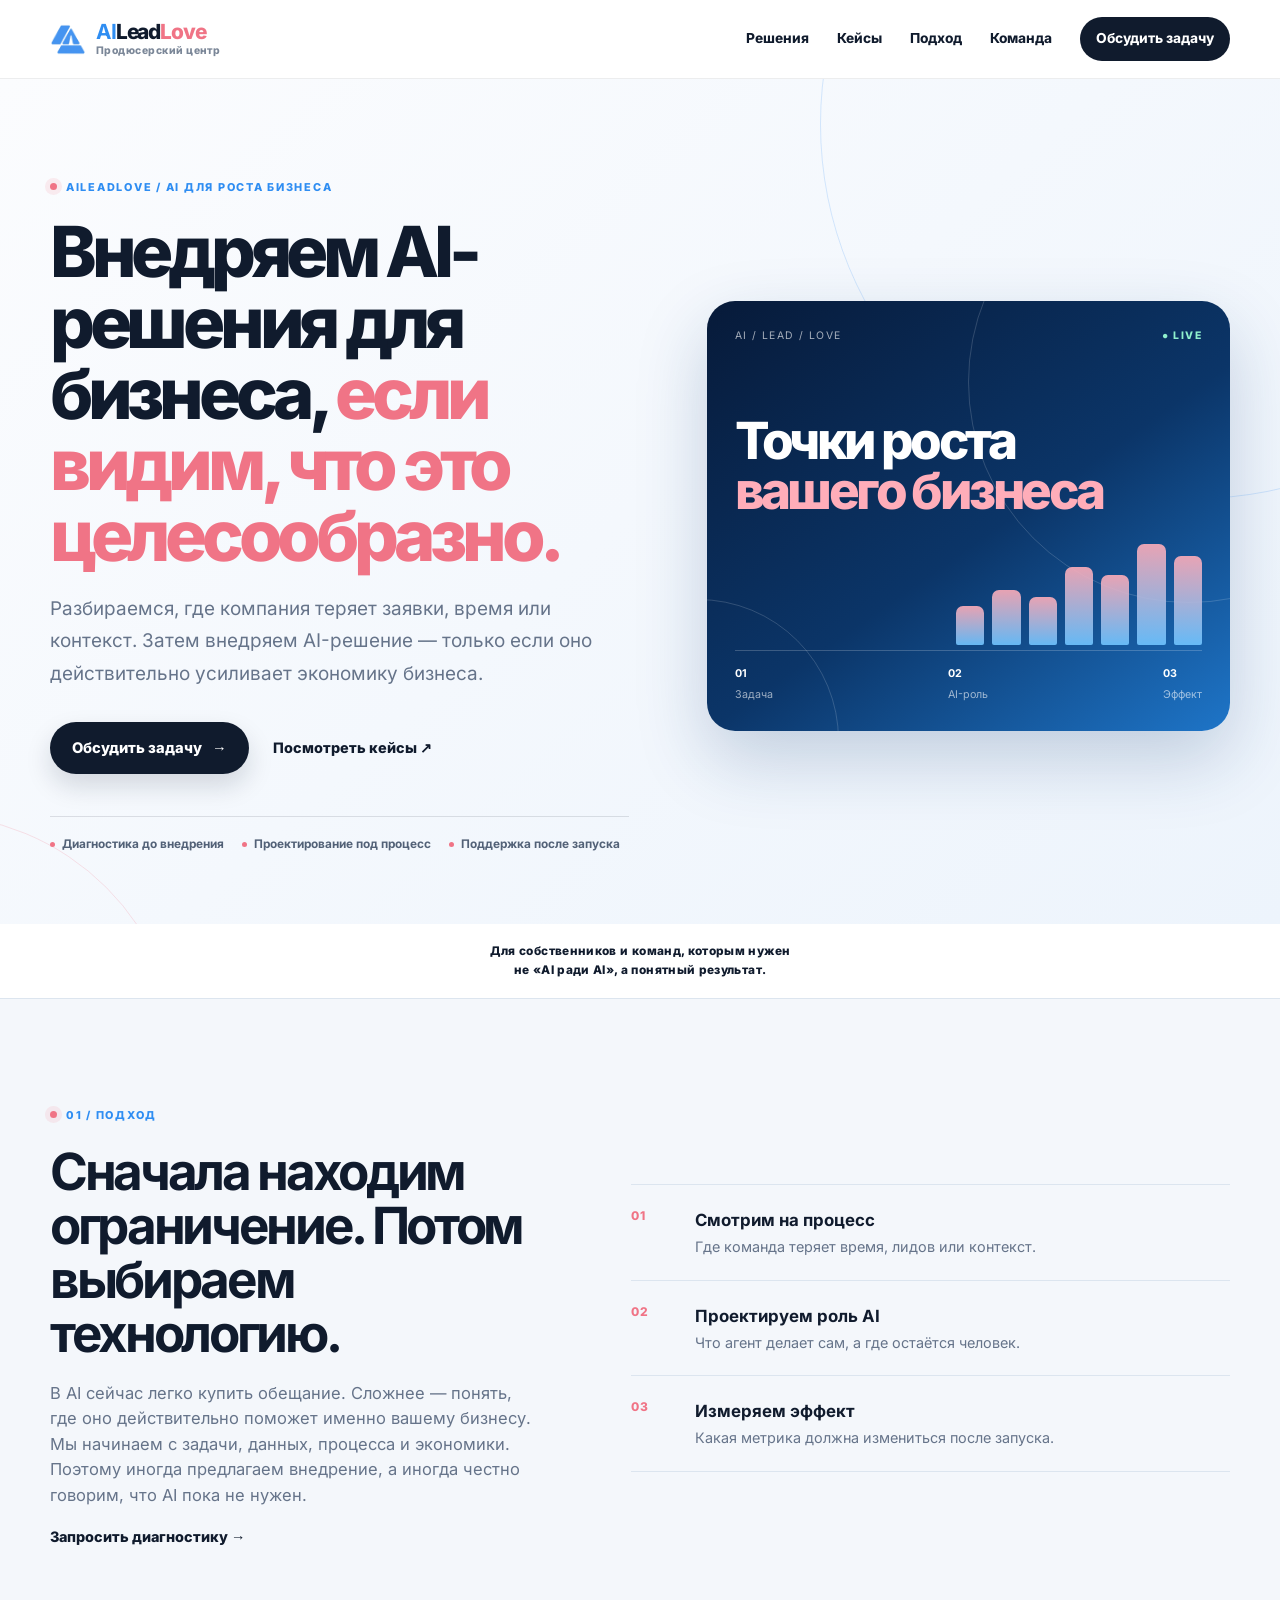
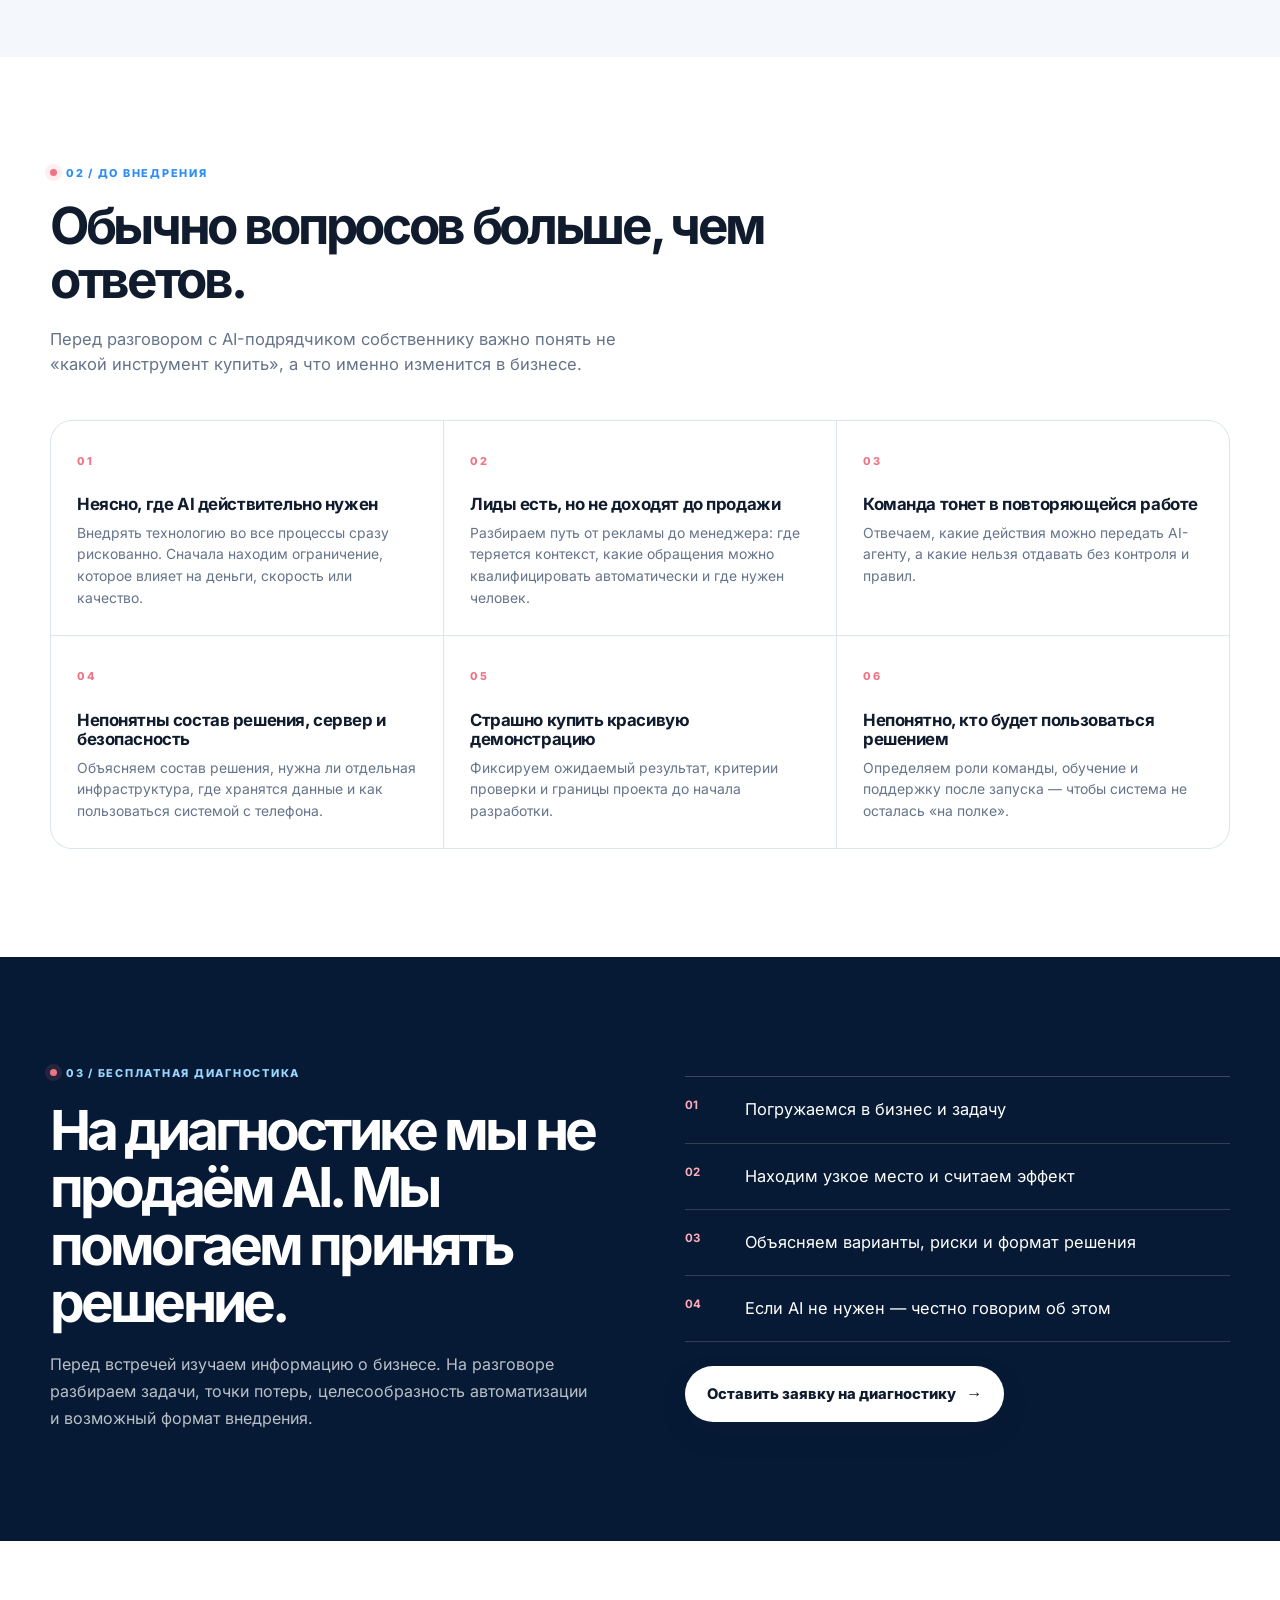
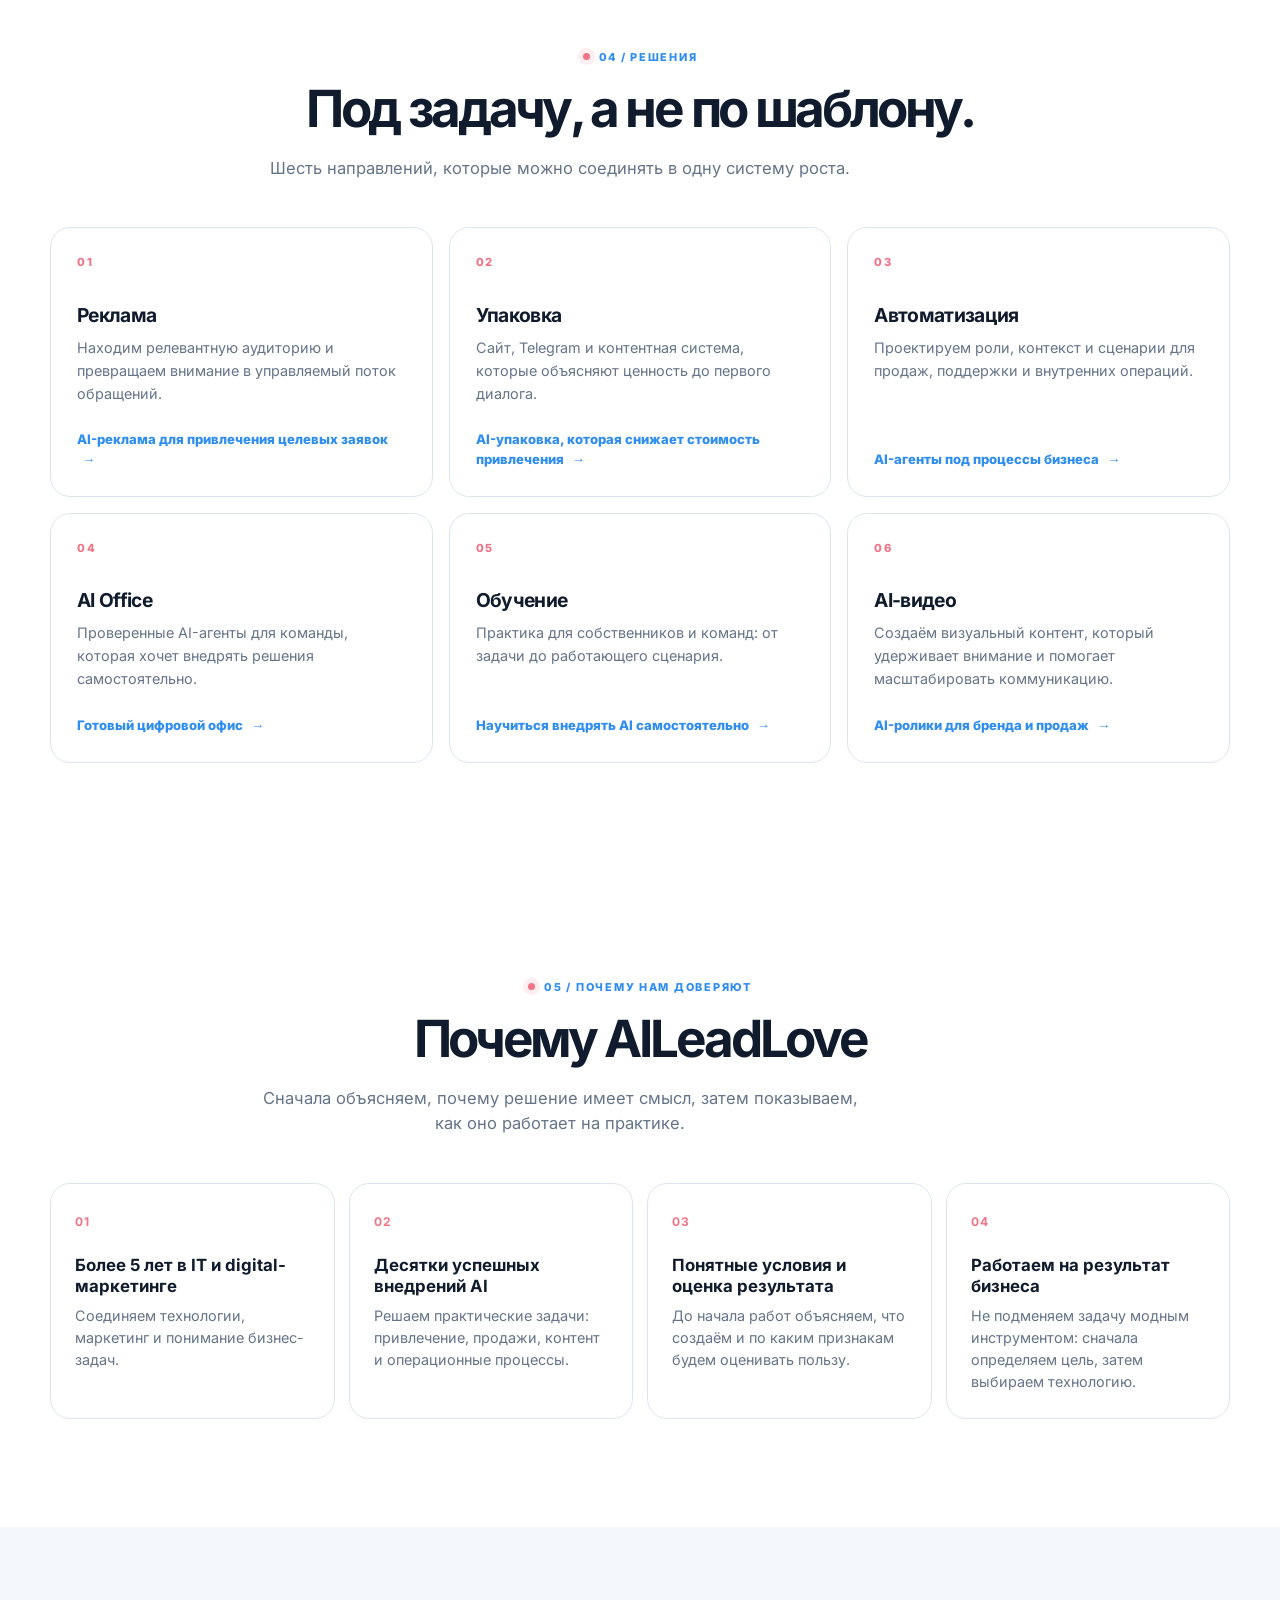
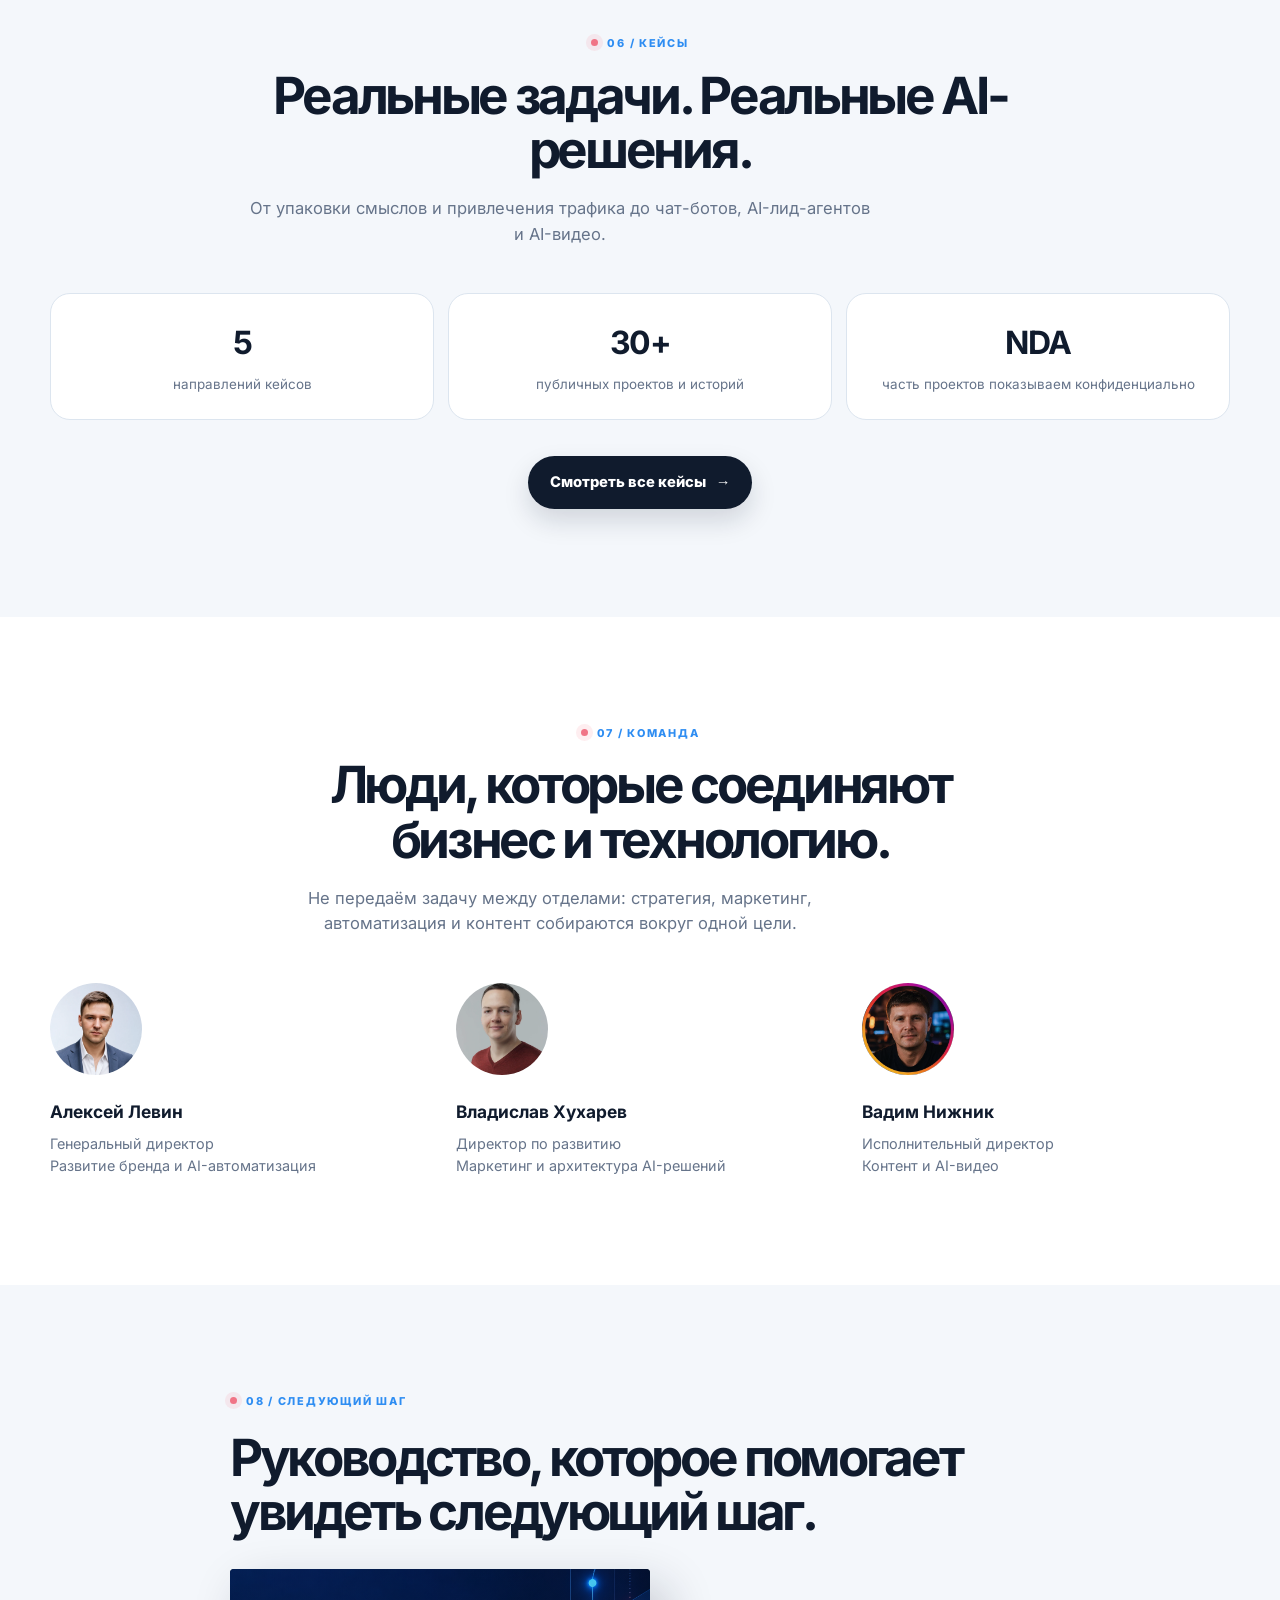
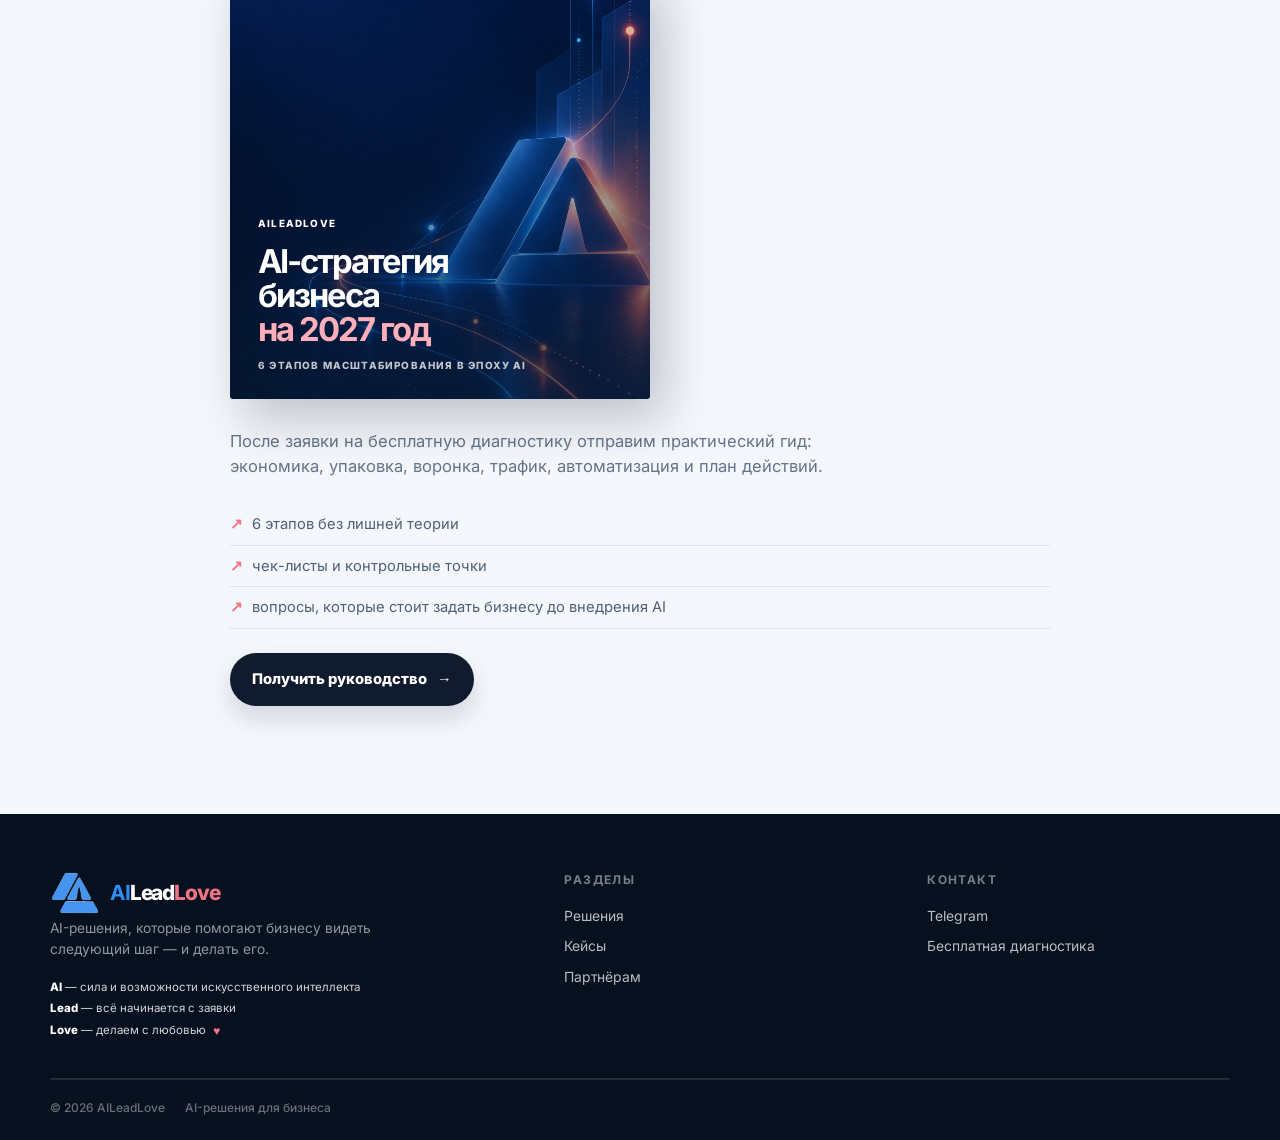
<file: index.html>
<!doctype html><html lang="ru"><head><meta charset="utf-8"><meta name="viewport" content="width=device-width, initial-scale=1"><link rel="preconnect" href="https://fonts.googleapis.com"><meta name="robots" content="index, follow"><meta name="description" content="AILeadLove помогает бизнесу находить точки роста и внедрять AI только там, где это приносит измеримую пользу."><link rel="canonical" href="https://aileadlove.ru/"><title>AILeadLove — AI-решения для бизнеса, которые работают на результат</title><link rel="stylesheet" href="fonts/inter.css"><link rel="stylesheet" href="styles.css?v=premium-20261109"><link rel="stylesheet" href="premium.css?v=20261109"></head><body><div class="floating-hearts" aria-hidden="true"><span class="heart heart-1">♥</span><span class="heart heart-2">♥</span><span class="heart heart-3">♥</span><span class="heart heart-4">♥</span><span class="heart heart-5">♥</span><span class="heart heart-6">♥</span><span class="heart heart-7">♥</span><span class="heart heart-8">♥</span></div><header class="site-nav"><div class="shell nav-inner"><a class="wordmark" href="./"><span class="brand-topline"><img src="images/logo-mark.png" alt="" width="42" height="42"><span class="brand-name"><b>AI</b>Lead<span class="wordmark-love">Love</span></span></span><small class="brand-subtitle">Продюсерский центр</small></a><button class="menu-toggle" type="button" aria-label="Открыть меню" aria-expanded="false"><i></i><i></i><i></i></button><nav class="site-menu"><a href="#services">Решения</a><a href="cases/">Кейсы</a><a href="#approach">Подход</a><a href="#team">Команда</a><a class="nav-action" href="#contact">Обсудить задачу</a></nav></div></header><main>
<section class="premium-hero"><div class="hero-orbit orbit-a"></div><div class="hero-orbit orbit-b"></div><div class="shell hero-layout"><div class="hero-copy"><span class="overline">AILeadLove / AI для роста бизнеса</span><h1>Внедряем AI-решения для бизнеса, <em>если видим, что это целесообразно.</em></h1><p class="hero-deck">Разбираемся, где компания теряет заявки, время или контекст. Затем внедряем AI-решение — только если оно действительно усиливает экономику бизнеса.</p><div class="hero-actions"><a class="button button-dark" href="#contact">Обсудить задачу <span>→</span></a><a class="text-action" href="cases/">Посмотреть кейсы <span>↗</span></a></div><div class="hero-proof"><span>Диагностика до внедрения</span><span>Проектирование под процесс</span><span>Поддержка после запуска</span></div></div><div class="hero-dashboard"><div class="dashboard-top"><span>AI / LEAD / LOVE</span><b>● live</b></div><div class="dashboard-title">Точки роста<br><em>вашего бизнеса</em></div><div class="dashboard-chart"><i style="height:34%"></i><i style="height:48%"></i><i style="height:42%"></i><i style="height:68%"></i><i style="height:61%"></i><i style="height:88%"></i><i style="height:78%"></i></div><div class="dashboard-bottom"><span><b>01</b> Задача</span><span><b>02</b> AI-роль</span><span><b>03</b> Эффект</span></div></div></div></section>
<section class="trust-strip"><div class="shell trust-inner"><span class="trust-lead">Для собственников и команд, которым нужен<br>не «AI ради AI», а понятный результат.</span></div></section>
<section class="section-light" id="approach"><div class="shell split-v2"><div class="section-lead"><span class="overline">01 / Подход</span><h2>Сначала находим ограничение. Потом выбираем технологию.</h2><p>В AI сейчас легко купить обещание. Сложнее — понять, где оно действительно поможет именно вашему бизнесу.</p><p>Мы начинаем с задачи, данных, процесса и экономики. Поэтому иногда предлагаем внедрение, а иногда честно говорим, что AI пока не нужен.</p><a class="inline-link" href="#contact">Запросить диагностику <span>→</span></a></div><div class="principles"><div><span>01</span><div class="principle-copy"><h3>Смотрим на процесс</h3><p>Где команда теряет время, лидов или контекст.</p></div></div><div><span>02</span><div class="principle-copy"><h3>Проектируем роль AI</h3><p>Что агент делает сам, а где остаётся человек.</p></div></div><div><span>03</span><div class="principle-copy"><h3>Измеряем эффект</h3><p>Какая метрика должна измениться после запуска.</p></div></div></div></div></section><section class="pain-section-v2"><div class="shell"><div class="section-heading left"><span class="overline">02 / До внедрения</span><h2>Обычно вопросов больше, чем ответов.</h2><p>Перед разговором с AI-подрядчиком собственнику важно понять не «какой инструмент купить», а что именно изменится в бизнесе.</p></div><div class="pain-grid-v2"><div><span>01</span><h3>Неясно, где AI действительно нужен</h3><p>Внедрять технологию во все процессы сразу рискованно. Сначала находим ограничение, которое влияет на деньги, скорость или качество.</p></div><div><span>02</span><h3>Лиды есть, но не доходят до продажи</h3><p>Разбираем путь от рекламы до менеджера: где теряется контекст, какие обращения можно квалифицировать автоматически и где нужен человек.</p></div><div><span>03</span><h3>Команда тонет в повторяющейся работе</h3><p>Отвечаем, какие действия можно передать AI-агенту, а какие нельзя отдавать без контроля и правил.</p></div><div><span>04</span><h3>Непонятны состав решения, сервер и безопасность</h3><p>Объясняем состав решения, нужна ли отдельная инфраструктура, где хранятся данные и как пользоваться системой с телефона.</p></div><div><span>05</span><h3>Страшно купить красивую демонстрацию</h3><p>Фиксируем ожидаемый результат, критерии проверки и границы проекта до начала разработки.</p></div><div><span>06</span><h3>Непонятно, кто будет пользоваться решением</h3><p>Определяем роли команды, обучение и поддержку после запуска — чтобы система не осталась «на полке».</p></div></div></div></section><section class="diagnostic-section-v2"><div class="shell diagnostic-layout-v2"><div><span class="overline overline-light">03 / Бесплатная диагностика</span><h2>На диагностике мы не продаём AI. Мы помогаем принять решение.</h2><p>Перед встречей изучаем информацию о бизнесе. На разговоре разбираем задачи, точки потерь, целесообразность автоматизации и возможный формат внедрения.</p></div><div class="diagnostic-steps-v2"><div><b>01</b><span>Погружаемся в бизнес и задачу</span></div><div><b>02</b><span>Находим узкое место и считаем эффект</span></div><div><b>03</b><span>Объясняем варианты, риски и формат решения</span></div><div><b>04</b><span>Если AI не нужен — честно говорим об этом</span></div><a class="button button-light diagnostic-button-v2" href="#contact">Оставить заявку на диагностику <span>→</span></a></div></div></section><section class="section-white" id="services"><div class="shell"><div class="section-heading"><span class="overline">04 / Решения</span><h2>Под задачу, а не по шаблону.</h2><p>Шесть направлений, которые можно соединять в одну систему роста.</p></div><div class="solutions-grid"><a class="solution-card" href="traffic/"><span class="solution-index">01</span><h3>Реклама</h3><p>Находим релевантную аудиторию и превращаем внимание в управляемый поток обращений.</p><span class="solution-link">AI-реклама для привлечения целевых заявок <b>→</b></span></a><a class="solution-card" href="packaging/"><span class="solution-index">02</span><h3>Упаковка</h3><p>Сайт, Telegram и контентная система, которые объясняют ценность до первого диалога.</p><span class="solution-link">AI-упаковка, которая снижает стоимость привлечения <b>→</b></span></a><a class="solution-card" href="aiagents/"><span class="solution-index">03</span><h3>Автоматизация</h3><p>Проектируем роли, контекст и сценарии для продаж, поддержки и внутренних операций.</p><span class="solution-link">AI-агенты под процессы бизнеса <b>→</b></span></a><a class="solution-card" href="aioffice/"><span class="solution-index">04</span><h3>AI Office</h3><p>Проверенные AI-агенты для команды, которая хочет внедрять решения самостоятельно.</p><span class="solution-link">Готовый цифровой офис <b>→</b></span></a><a class="solution-card" href="ai-training/"><span class="solution-index">05</span><h3>Обучение</h3><p>Практика для собственников и команд: от задачи до работающего сценария.</p><span class="solution-link">Научиться внедрять AI самостоятельно <b>→</b></span></a><a class="solution-card" href="aivideo/"><span class="solution-index">06</span><h3>AI-видео</h3><p>Создаём визуальный контент, который удерживает внимание и помогает масштабировать коммуникацию.</p><span class="solution-link">AI-ролики для бренда и продаж <b>→</b></span></a></div></div></section>

<section class="section-white why-us-v2"><div class="shell"><div class="section-heading"><span class="overline">05 / Почему нам доверяют</span><h2>Почему AILeadLove</h2><p>Сначала объясняем, почему решение имеет смысл, затем показываем, как оно работает на практике.</p></div><div class="why-grid-v2"><article><b>01</b><h3>Более 5 лет в IT и digital-маркетинге</h3><p>Соединяем технологии, маркетинг и понимание бизнес-задач.</p></article><article><b>02</b><h3>Десятки успешных внедрений AI</h3><p>Решаем практические задачи: привлечение, продажи, контент и операционные процессы.</p></article><article><b>03</b><h3>Понятные условия и оценка результата</h3><p>До начала работ объясняем, что создаём и по каким признакам будем оценивать пользу.</p></article><article><b>04</b><h3>Работаем на результат бизнеса</h3><p>Не подменяем задачу модным инструментом: сначала определяем цель, затем выбираем технологию.</p></article></div></div></section>
<section class="section-light cases-teaser-v2"><div class="shell"><div class="section-heading"><span class="overline">06 / Кейсы</span><h2>Реальные задачи. Реальные AI-решения.</h2><p>От упаковки смыслов и привлечения трафика до чат-ботов, AI-лид-агентов и AI-видео.</p></div><div class="case-proof-grid-v2"><div><strong>5</strong><span>направлений кейсов</span></div><div><strong>30+</strong><span>публичных проектов и историй</span></div><div><strong>NDA</strong><span>часть проектов показываем конфиденциально</span></div></div><a class="button button-dark" href="cases/">Смотреть все кейсы <span>→</span></a></div></section>
<section class="section-white" id="team"><div class="shell"><div class="section-heading"><span class="overline">07 / Команда</span><h2>Люди, которые соединяют бизнес и технологию.</h2><p>Не передаём задачу между отделами: стратегия, маркетинг, автоматизация и контент собираются вокруг одной цели.</p></div><div class="team-row"><div><img src="images/alexey-levin-unified.webp" alt="Алексей Левин"><h3>Алексей Левин</h3><p>Генеральный директор<br>Развитие бренда и AI-автоматизация</p></div><div><img src="images/vladislav-khukharev.webp" alt="Владислав Хухарев"><h3>Владислав Хухарев</h3><p>Директор по развитию<br>Маркетинг и архитектура AI-решений</p></div><div><img src="images/vadim-nizhnik.webp" alt="Вадим Нижник"><h3>Вадим Нижник</h3><p>Исполнительный директор<br>Контент и AI-видео</p></div></div></div></section>
<section class="section-light" id="contact"><div class="shell guide-feature guide-feature-v2"><div class="guide-copy"><span class="overline">08 / Следующий шаг</span><h2>Руководство, которое помогает увидеть следующий шаг.</h2><div class="guide-cover"><img alt="Обложка руководства AI-стратегия бизнеса на 2027 год" src="images/guide-cover-2027.png"/><div class="guide-cover-type"><span>AILeadLove</span><strong>AI-стратегия<br/>бизнеса<br/><em>на 2027 год</em></strong><small>6 этапов масштабирования в эпоху AI</small></div></div><p>После заявки на бесплатную диагностику отправим практический гид: экономика, упаковка, воронка, трафик, автоматизация и план действий.</p><ul><li>6 этапов без лишней теории</li><li>чек-листы и контрольные точки</li><li>вопросы, которые стоит задать бизнесу до внедрения AI</li></ul><a class="button button-dark" href="#contact">Получить руководство <span>→</span></a></div></div></section>

</main><footer class="site-footer"><div class="shell footer-grid"><div><a class="wordmark footer-wordmark" href="./"><span class="brand-topline"><img src="images/logo-mark.png" alt="" width="30" height="30"><span class="brand-name"><b>AI</b>Lead<span class="wordmark-love">Love</span></span></span></a><p>AI-решения, которые помогают бизнесу видеть следующий шаг — и делать его.</p><div class="footer-meaning"><span><b>AI</b> — сила и возможности искусственного интеллекта</span><span><b>Lead</b> — всё начинается с заявки</span><span><b>Love</b> — делаем с любовью <span class="heart-pulse" aria-hidden="true">♥</span></span></div></div><div><h4>Разделы</h4><a href="#services">Решения</a><a href="cases/">Кейсы</a><a href="partners/">Партнёрам</a></div><div><h4>Контакт</h4><a href="https://t.me/lekslevin" target="_blank" rel="noopener noreferrer">Telegram</a><a href="#contact">Бесплатная диагностика</a></div></div><div class="shell footer-bottom"><div class="footer-meta"><span>© 2026 AILeadLove</span><span>AI-решения для бизнеса</span></div></div></footer><script src="script.min.js?v=premium-20261109"></script><script>const t=document.querySelector('.menu-toggle'),m=document.querySelector('.site-menu');if(t&&m)t.addEventListener('click',()=>{const o=m.classList.toggle('is-open');t.setAttribute('aria-expanded',String(o))});</script></body></html>
</file>
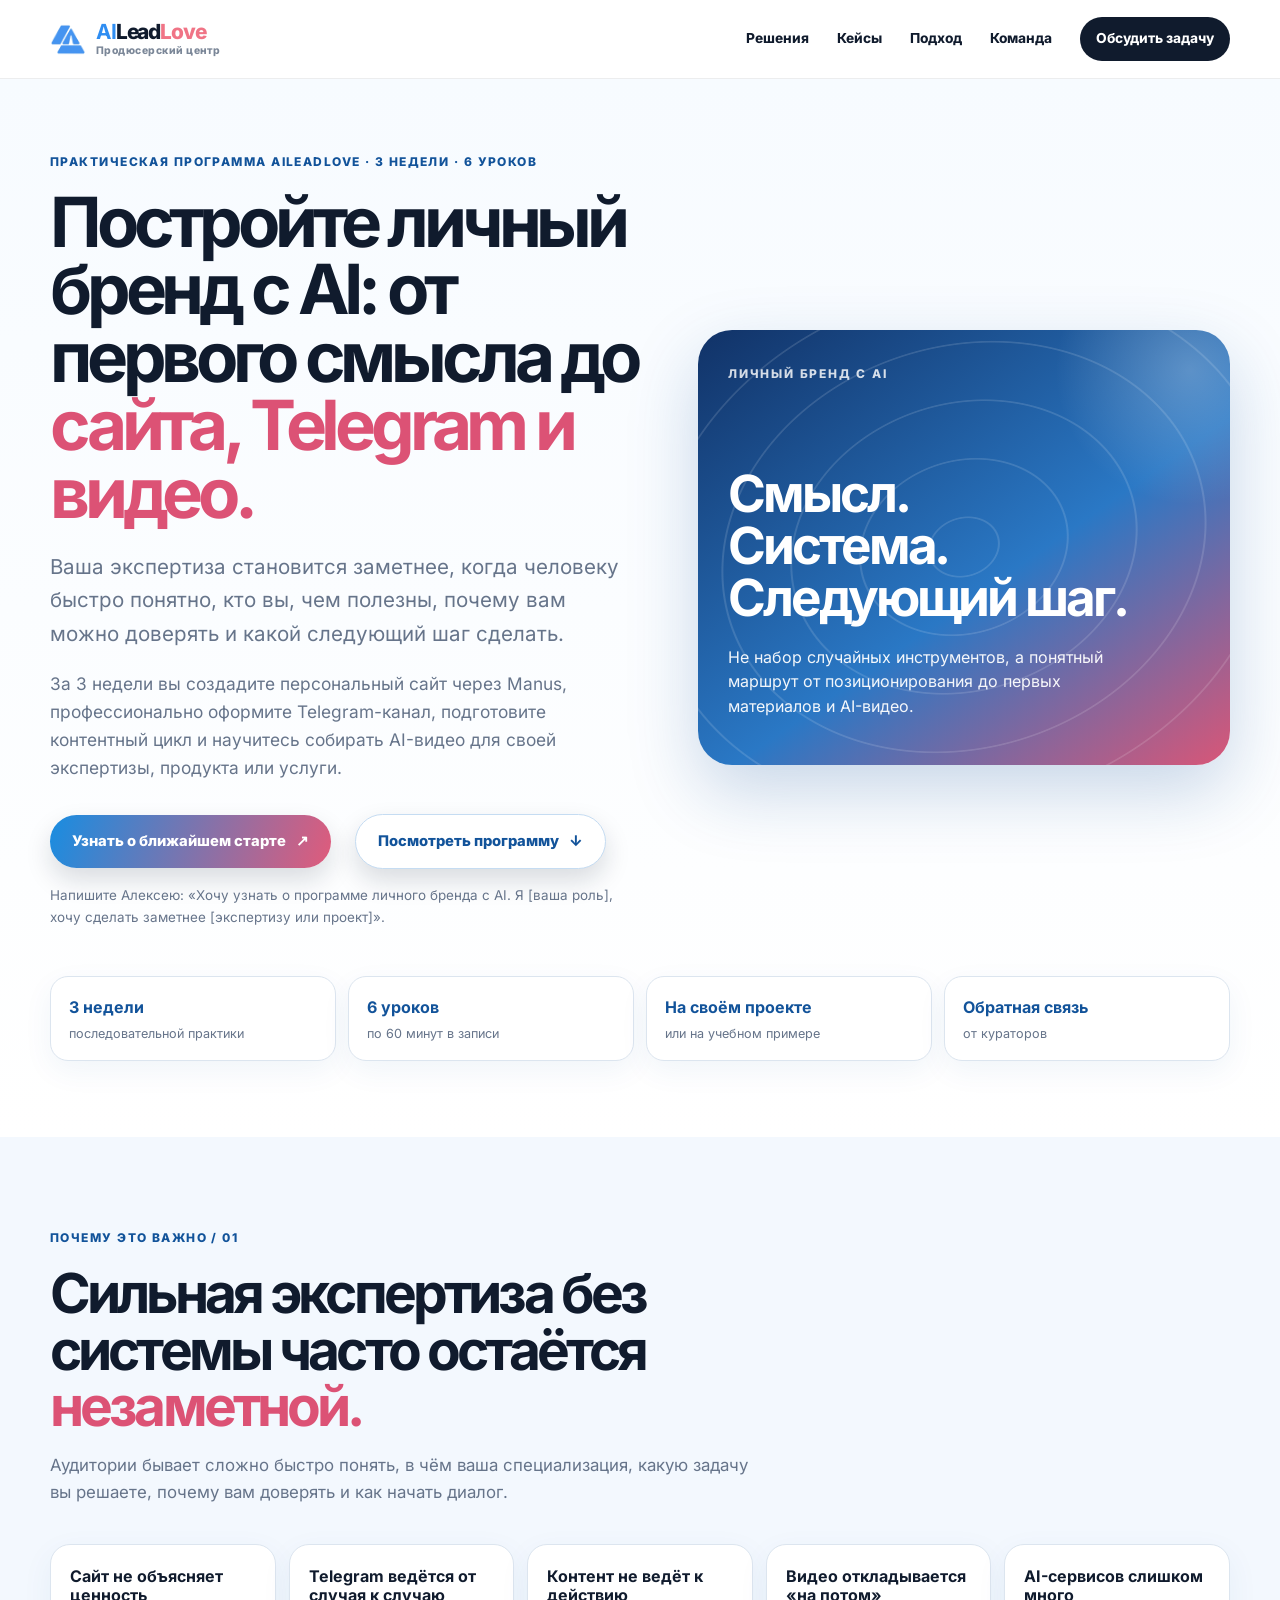
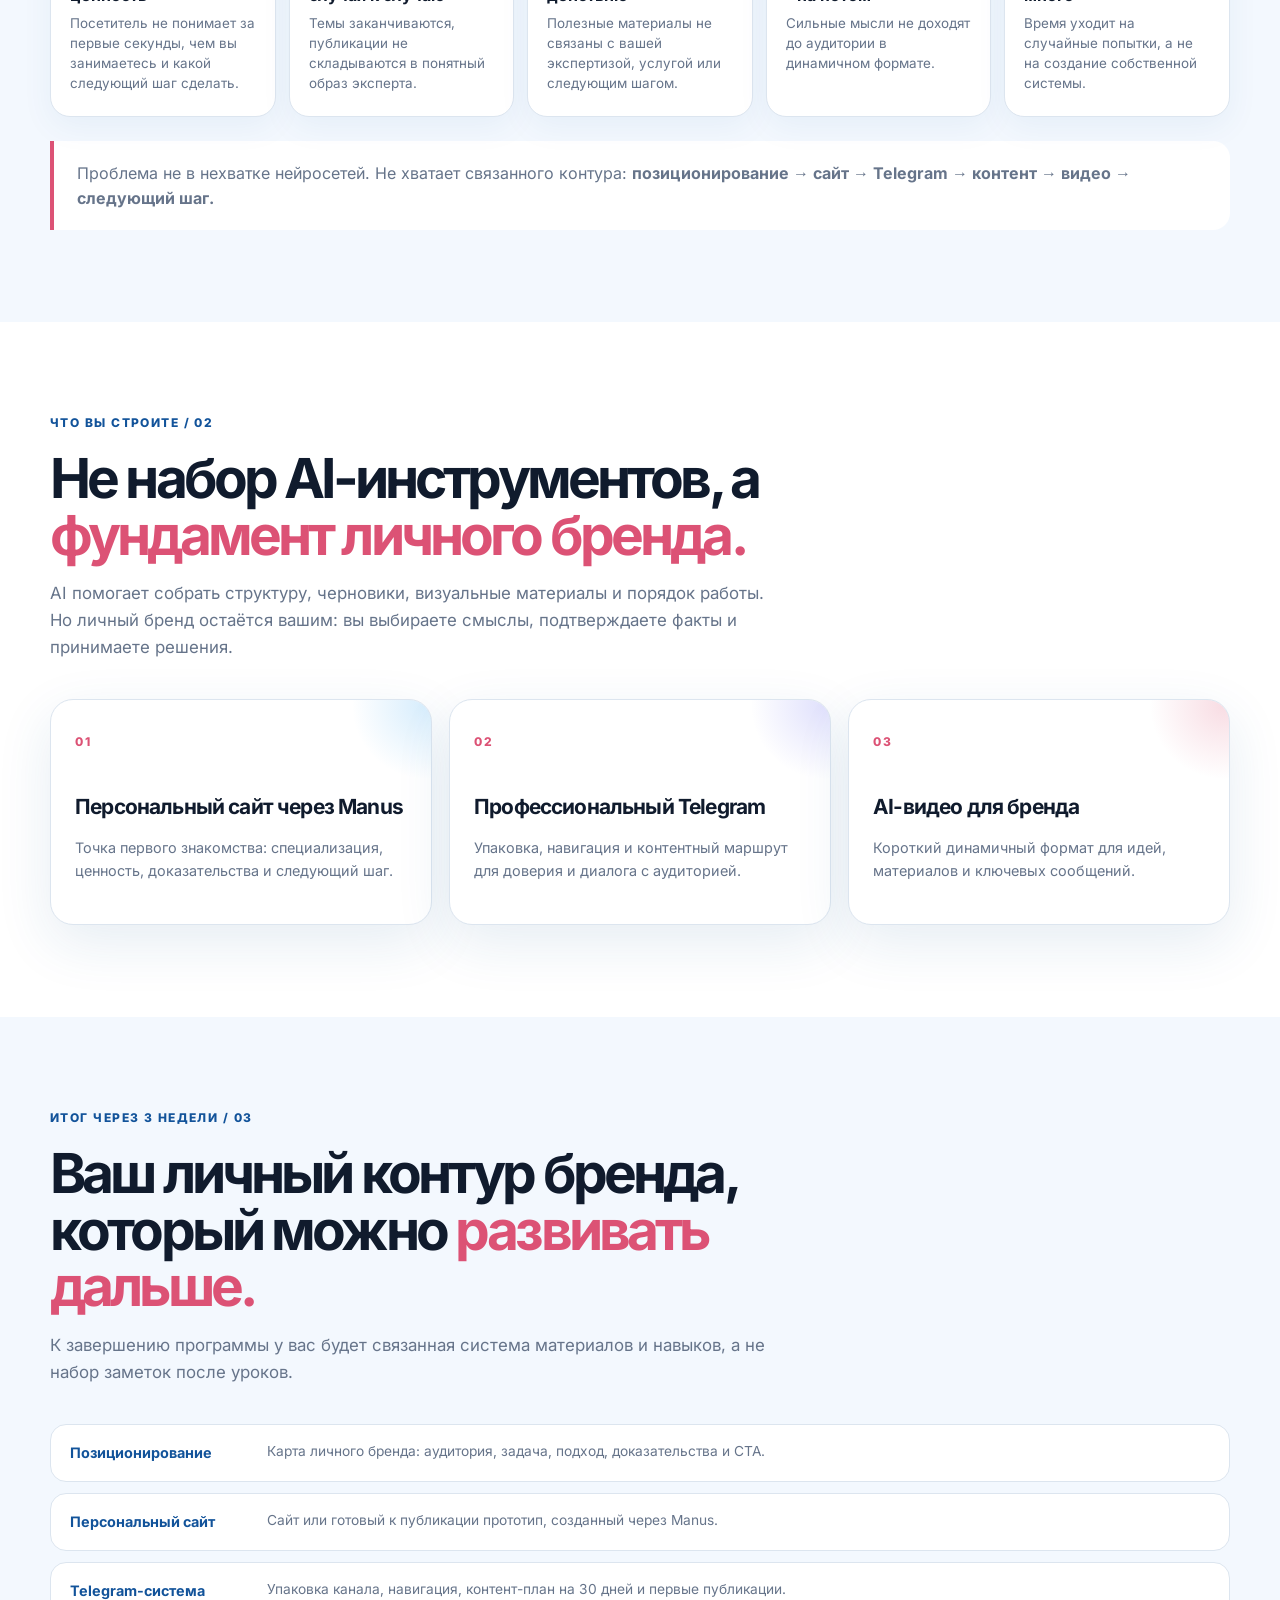
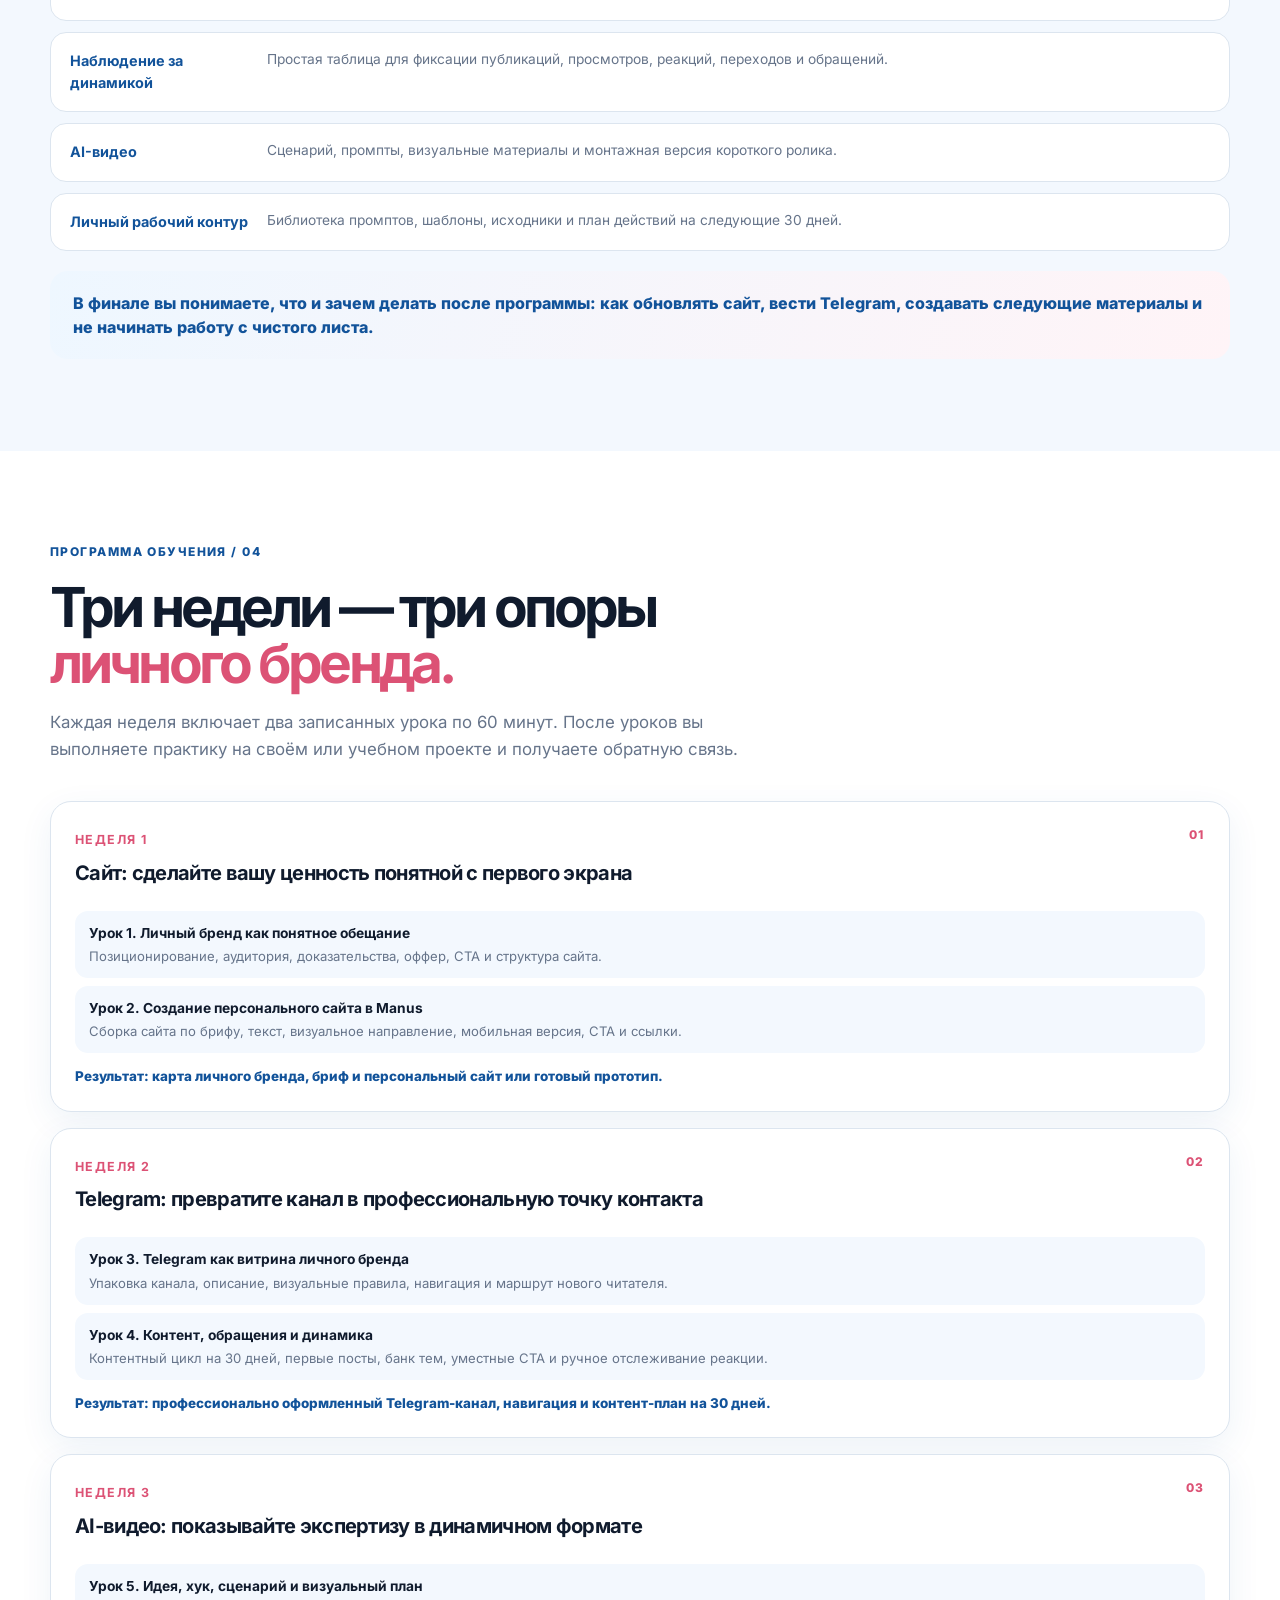
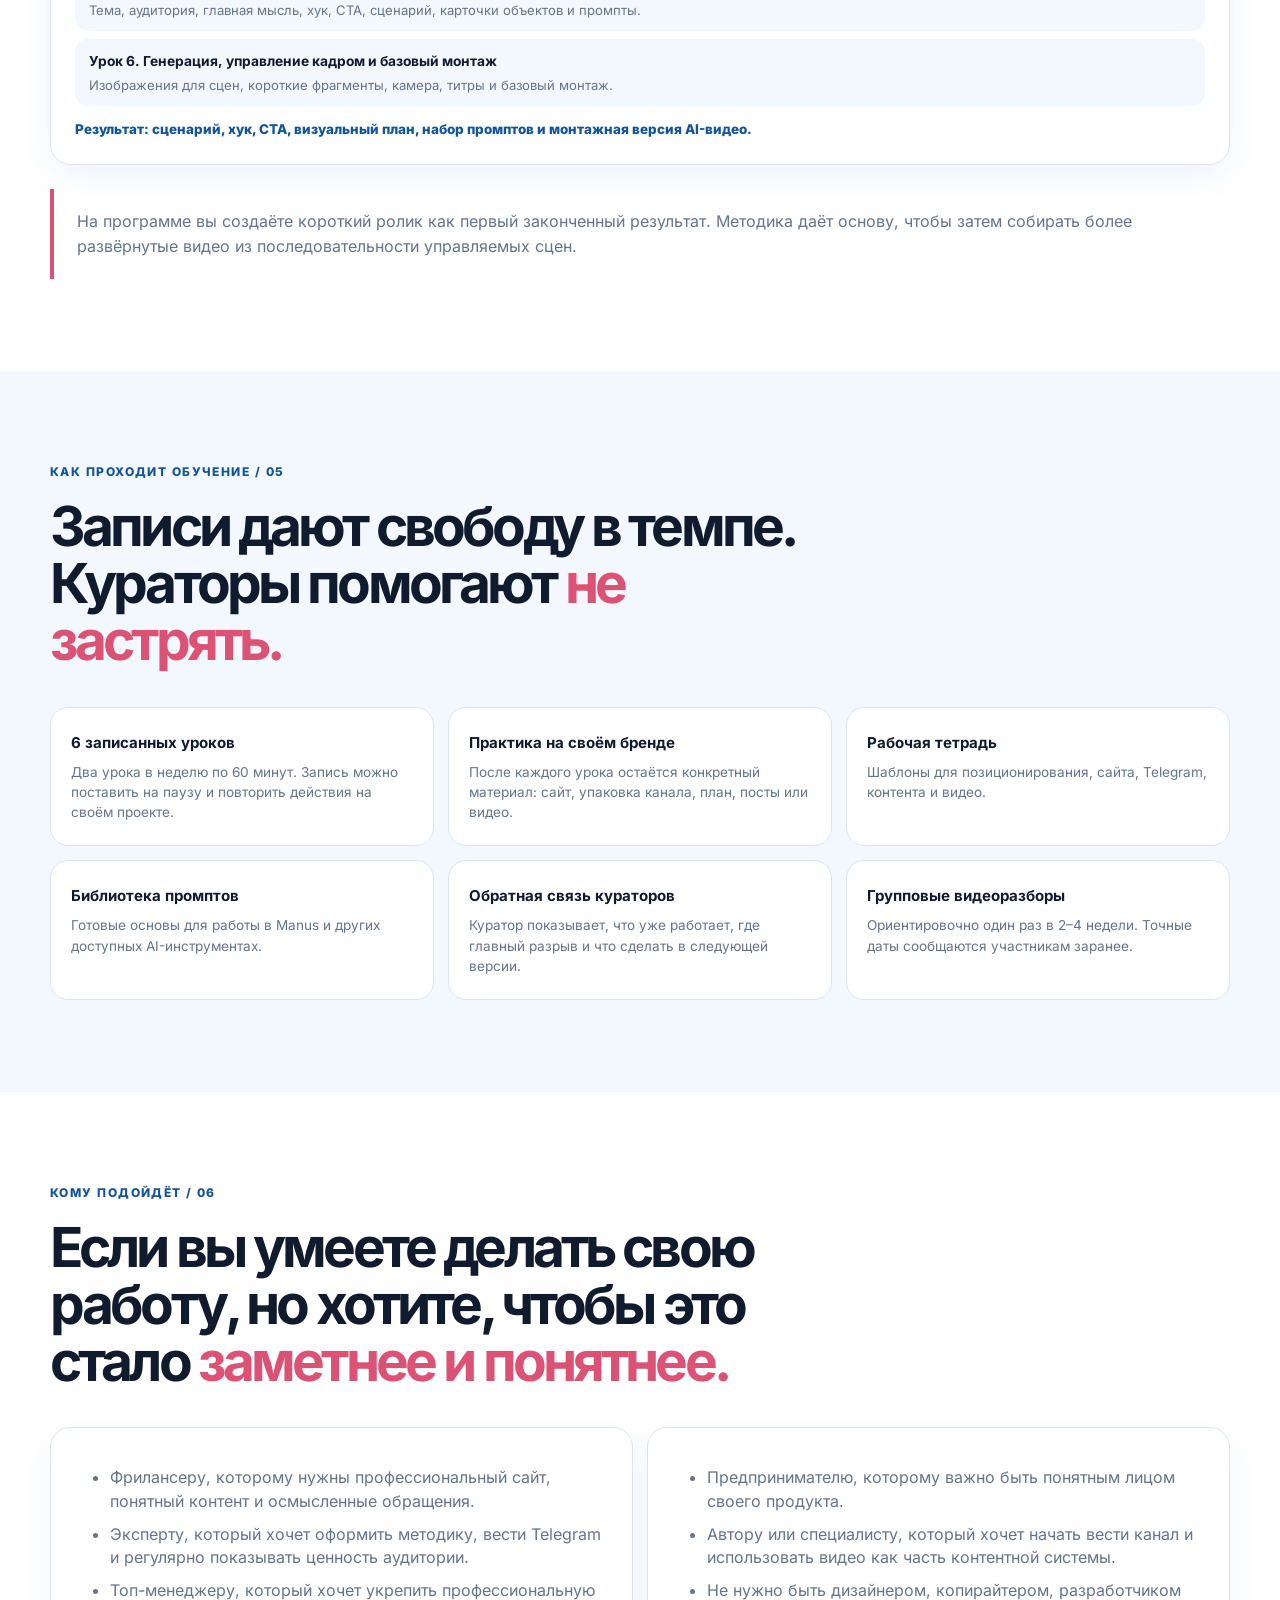
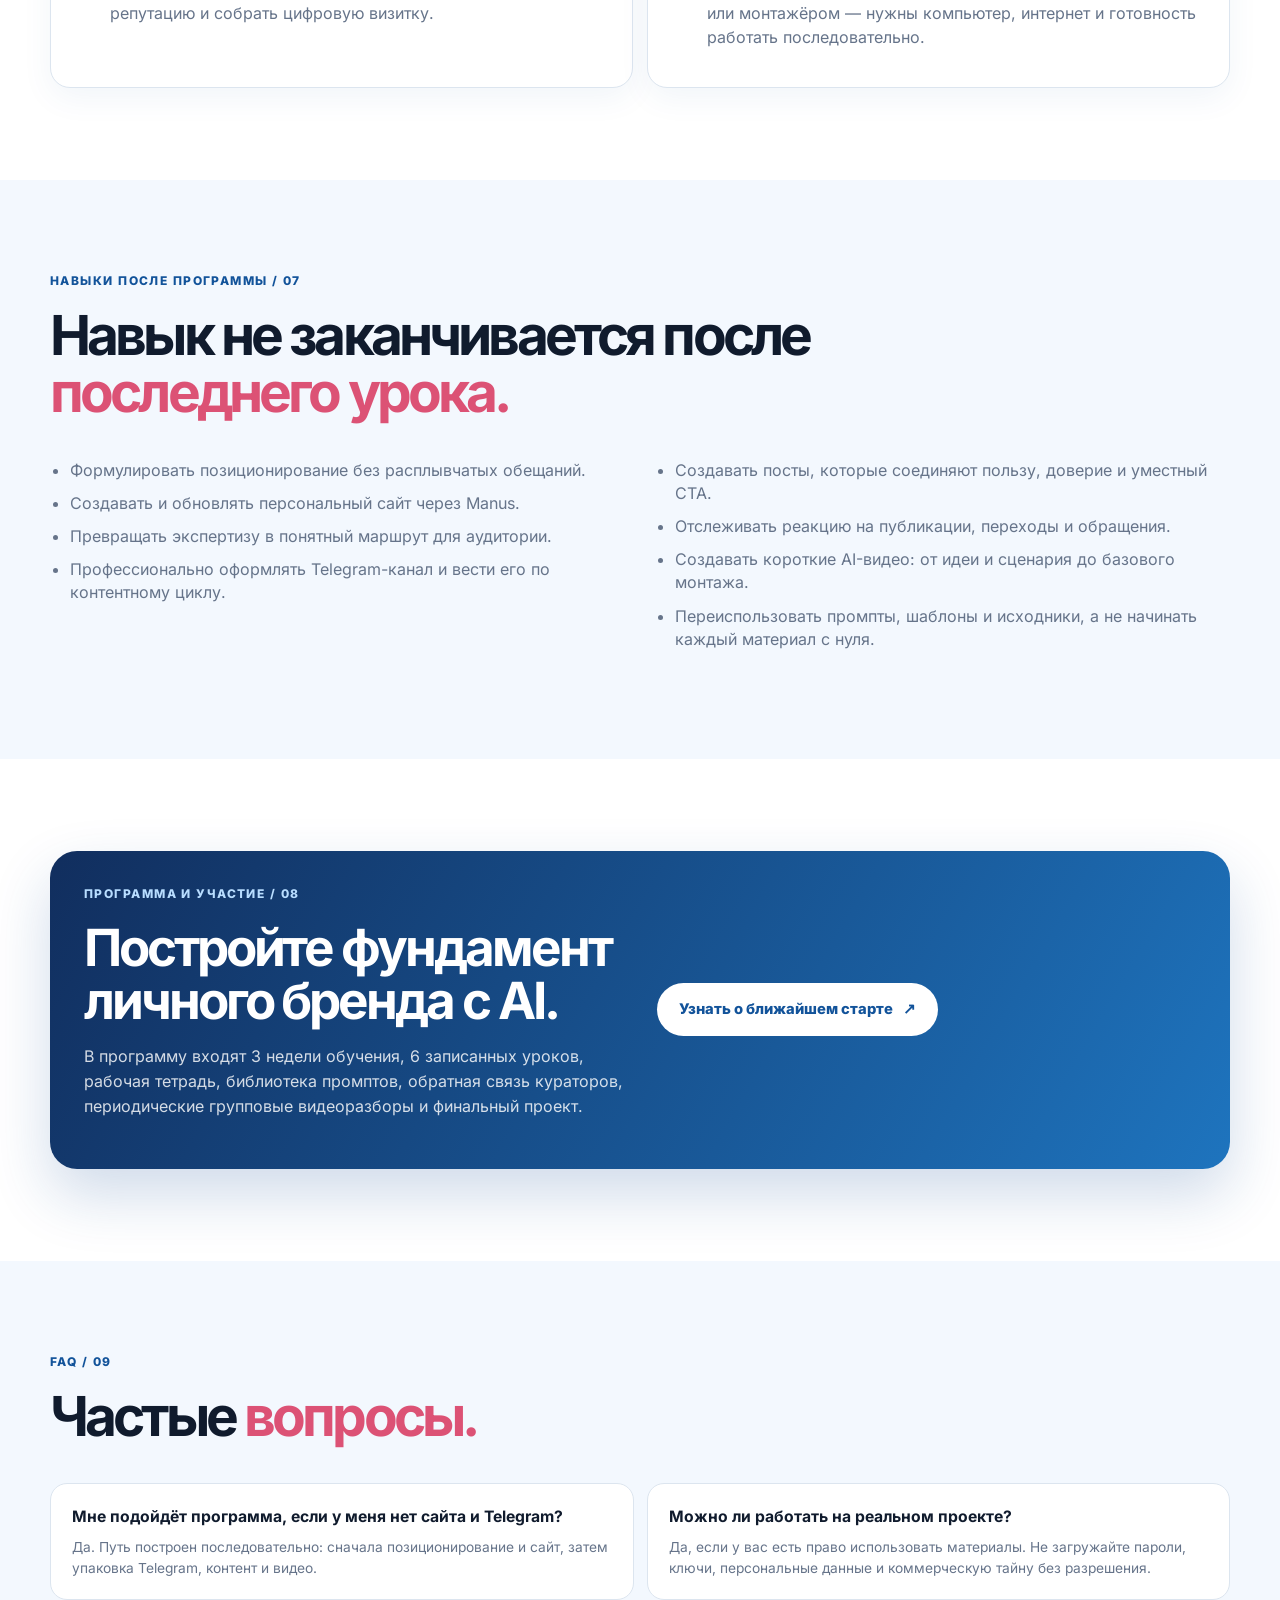
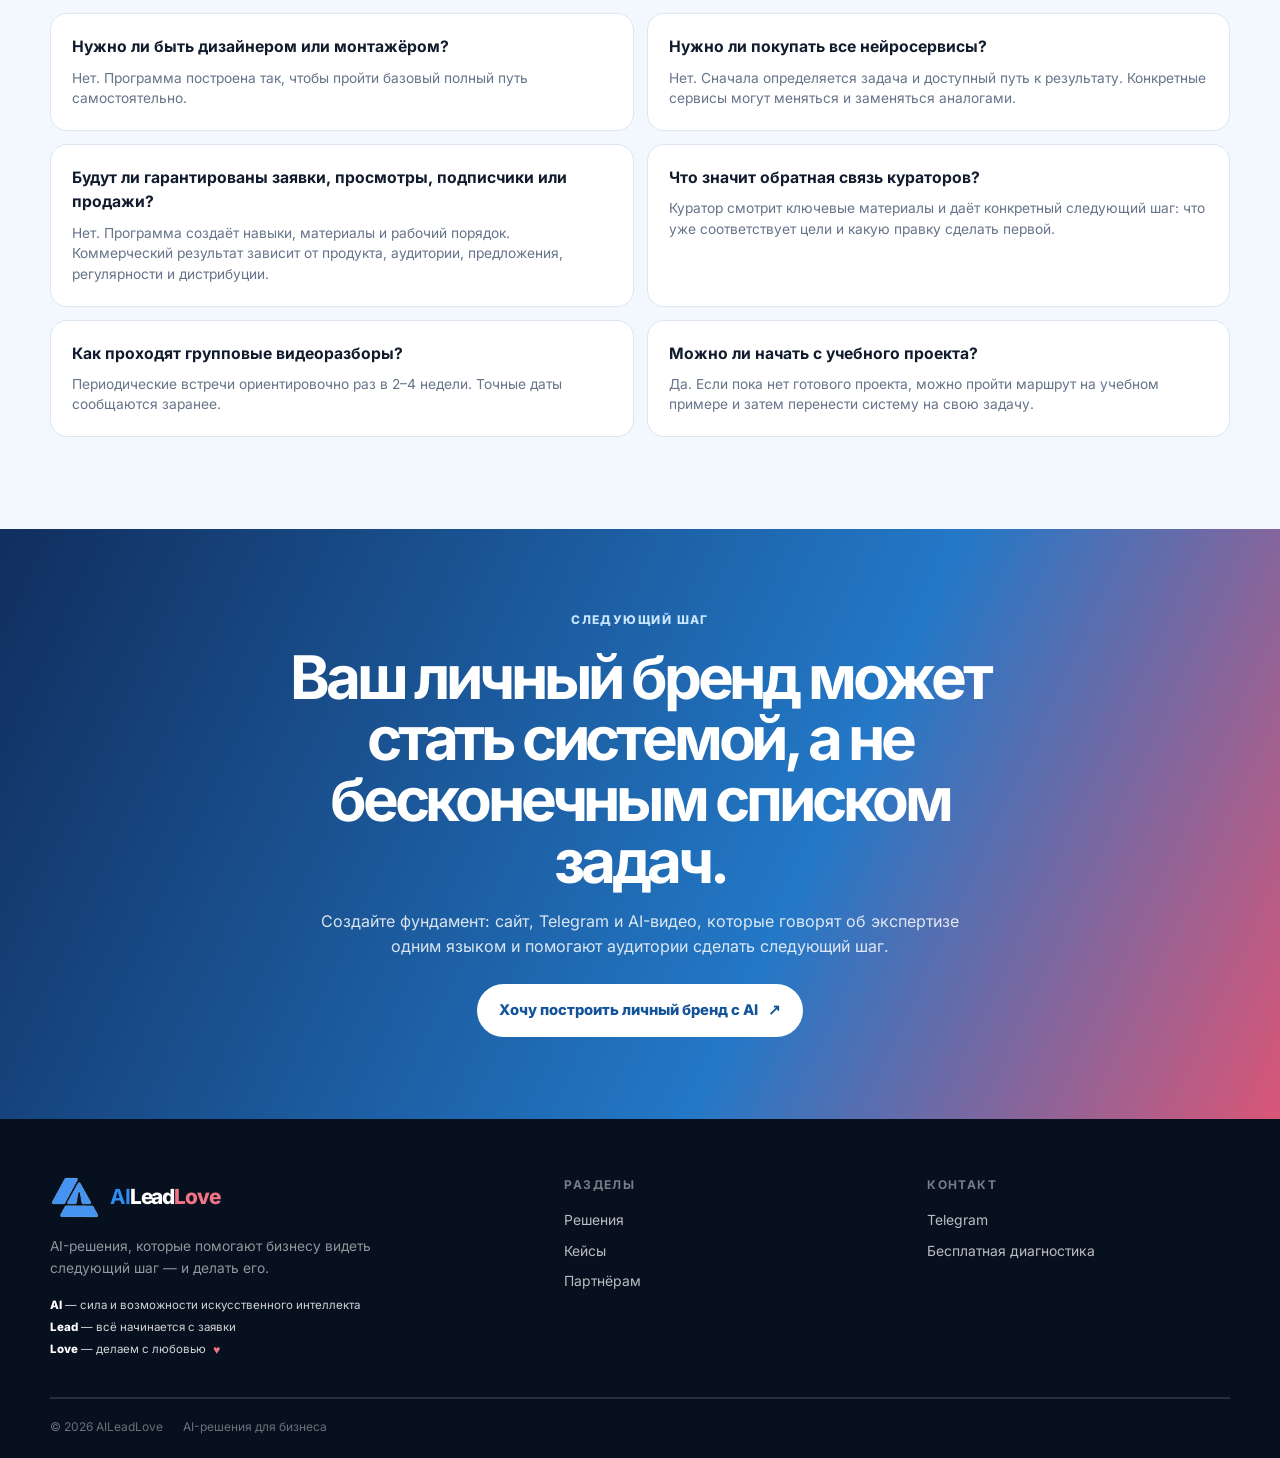
<file: ai-training/index.html>
<!doctype html>
<html lang="ru">
<head>
<meta charset="utf-8"><meta name="viewport" content="width=device-width, initial-scale=1">
<title>Построение личного бренда с AI — сайт, Telegram и AI-видео | AILeadLove</title>
<meta name="description" content="Практическая программа AILeadLove: за 3 недели создайте персональный сайт через Manus, профессионально оформите Telegram, подготовьте контентный цикл и соберите AI-видео для личного бренда.">
<meta name="robots" content="index, follow, max-image-preview:large, max-snippet:-1, max-video-preview:-1"><link rel="canonical" href="https://aileadlove.ru/ai-training/">
<meta property="og:type" content="website"><meta property="og:title" content="Построение личного бренда с AI"><meta property="og:description" content="Сайт через Manus, Telegram-система, контент и AI-видео — одна практическая программа AILeadLove."><meta property="og:url" content="https://aileadlove.ru/ai-training/"><meta property="og:locale" content="ru_RU"><meta name="twitter:card" content="summary_large_image"><meta name="twitter:title" content="Построение личного бренда с AI"><meta name="twitter:description" content="Практическая программа AILeadLove на 3 недели: сайт, Telegram, контент и AI-видео.">
<link rel="alternate" hreflang="ru" href="https://aileadlove.ru/ai-training/"><link rel="alternate" hreflang="en" href="https://aileadlove.com/ai-training/"><link rel="alternate" hreflang="x-default" href="https://aileadlove.com/ai-training/"><link rel="stylesheet" href="../fonts/inter.css"><style>
:root{--ink:#111827;--muted:#617089;--blue:#1e9bf0;--blue-deep:#12539a;--love:#dc5275;--line:#dce8f4;--mist:#f3f8fe;--shadow:0 18px 55px rgba(30,88,150,.11)}
*{box-sizing:border-box}html{scroll-behavior:smooth}body{margin:0;color:var(--ink);font-family:Inter,Arial,sans-serif;background:#fff}.wrap{width:min(1160px,calc(100% - 40px));margin:auto}.nav{position:sticky;top:0;z-index:20;background:rgba(255,255,255,.94);backdrop-filter:blur(16px);border-bottom:1px solid rgba(220,232,244,.8)}.navin{min-height:80px;display:flex;align-items:center;justify-content:space-between}.brand{font-weight:900;font-size:2rem;letter-spacing:-.08em;text-decoration:none;color:#101827;white-space:nowrap}.brand span:first-child{color:#3c9ee8}.brand .lead{color:#101827}.brand .love{color:#d65778}.links{display:flex;align-items:center;gap:24px;list-style:none;margin:0;padding:0}.links a{color:var(--ink);font-size:.88rem;font-weight:800;text-decoration:none}.links .navcta,.button{display:inline-flex;align-items:center;justify-content:center;gap:10px;border-radius:999px;background:linear-gradient(110deg,#188de1,#e05b7b);color:#fff;padding:14px 21px;box-shadow:0 12px 28px rgba(40,125,204,.2)}.menu{display:none;background:none;border:0;padding:8px}.menu i{display:block;width:29px;height:3px;background:#111827;margin:5px 0;border-radius:4px}.hero{padding:74px 0 76px;background:linear-gradient(180deg,#f7fbff 0%,#fff 100%)}.hero-grid{display:grid;grid-template-columns:minmax(0,1.05fr) minmax(360px,.95fr);gap:60px;align-items:center}.eyebrow{color:var(--blue-deep);font-size:.75rem;font-weight:900;letter-spacing:.12em;text-transform:uppercase;margin-bottom:17px}.hero h1{font-size:clamp(2.6rem,5.4vw,5.2rem);line-height:.98;letter-spacing:-.075em;margin:0 0 23px;max-width:790px}.accent{color:var(--love)}.hero p{color:var(--muted);font-size:1.08rem;line-height:1.62;max-width:710px}.hero-lead{font-size:clamp(1.08rem,2vw,1.28rem)!important}.hero-actions{display:flex;flex-wrap:wrap;gap:11px;margin-top:27px}.secondary{background:#fff;color:var(--blue-deep);border:1px solid #c5dcf2;box-shadow:none}.hero-note{font-size:.84rem!important;margin-top:16px;max-width:600px}.hero-card{position:relative;overflow:hidden;min-height:410px;border-radius:34px;padding:30px;background:linear-gradient(145deg,#113267,#2a78c5 57%,#d95677);color:#fff;box-shadow:0 27px 70px rgba(20,76,152,.22)}.hero-card:before{content:'';position:absolute;inset:-25%;background:repeating-radial-gradient(ellipse at center,transparent 0 34px,rgba(255,255,255,.13) 35px 36px,transparent 37px 70px);transform:rotate(-18deg);animation:spin 22s linear infinite}.hero-card:after{content:'';position:absolute;width:280px;height:280px;right:-100px;top:-100px;border-radius:50%;background:radial-gradient(circle,rgba(255,255,255,.25),transparent 68%)}.hero-card>*{position:relative;z-index:1}.hero-card .card-label{font-size:.75rem;letter-spacing:.15em;text-transform:uppercase;font-weight:900;opacity:.82}.hero-card h2{font-size:clamp(2rem,4vw,3.3rem);line-height:1.02;letter-spacing:-.06em;margin:82px 0 21px}.hero-card p{color:rgba(255,255,255,.94);font-size:1rem;line-height:1.55;max-width:380px}.price{font-size:2.2rem;font-weight:900;letter-spacing:-.05em;margin-top:28px}.price small{display:block;font-size:.75rem;letter-spacing:.06em;text-transform:uppercase;opacity:.78;margin-top:5px}.stats{display:grid;grid-template-columns:repeat(4,1fr);gap:12px;margin-top:34px}.stat{padding:18px;border:1px solid var(--line);border-radius:18px;background:#fff;box-shadow:0 10px 30px rgba(20,88,154,.06)}.stat b{display:block;color:var(--blue-deep);font-size:1rem}.stat span{display:block;color:var(--muted);font-size:.79rem;line-height:1.4;margin-top:5px}.section{padding:92px 0}.band{background:var(--mist)}.section-head{max-width:780px;margin-bottom:38px}.section-head h2{font-size:clamp(2.05rem,4.3vw,3.7rem);line-height:1.03;letter-spacing:-.07em;margin:0 0 17px}.section-head p{color:var(--muted);font-size:1.05rem;line-height:1.6;max-width:720px}.cards{display:grid;grid-template-columns:repeat(5,1fr);gap:13px}.card{padding:22px 19px;border:1px solid var(--line);border-radius:20px;background:#fff;box-shadow:0 10px 32px rgba(20,88,154,.06)}.card b{display:block;font-size:1rem;line-height:1.2;margin-bottom:9px}.card p{margin:0;color:var(--muted);font-size:.84rem;line-height:1.48}.route{display:grid;grid-template-columns:repeat(3,1fr);gap:17px}.route-card{position:relative;padding:28px 24px;border-radius:23px;background:#fff;border:1px solid var(--line);box-shadow:var(--shadow);overflow:hidden}.route-card:after{content:'';position:absolute;width:150px;height:150px;right:-70px;top:-70px;border-radius:50%;background:radial-gradient(circle,rgba(30,155,240,.18),transparent 70%)}.route-card:nth-child(2):after{background:radial-gradient(circle,rgba(99,102,241,.2),transparent 70%)}.route-card:nth-child(3):after{background:radial-gradient(circle,rgba(220,82,117,.2),transparent 70%)}.num{color:var(--love);font-size:.75rem;letter-spacing:.13em;font-weight:900}.route-card h3{font-size:1.3rem;margin:38px 0 10px;letter-spacing:-.04em}.route-card p{color:var(--muted);font-size:.9rem;line-height:1.55}.route-note{margin-top:24px;padding:20px 23px;border-left:4px solid var(--love);background:#fff;border-radius:0 17px 17px 0;color:var(--muted);line-height:1.55}.result-grid{display:grid;grid-template-columns:1fr 1.25fr;gap:32px;align-items:start}.result-list{display:grid;gap:11px}.result-item{display:grid;grid-template-columns:180px 1fr;gap:17px;padding:17px 19px;border:1px solid var(--line);border-radius:16px;background:#fff}.result-item b{color:var(--blue-deep);font-size:.9rem}.result-item span{color:var(--muted);font-size:.86rem;line-height:1.45}.highlight{margin-top:20px;padding:20px 23px;border-radius:18px;background:linear-gradient(110deg,#eef7ff,#fff4f7);color:var(--blue-deep);font-weight:800;line-height:1.5}.weeks{display:grid;gap:16px}.week{padding:24px;border-radius:21px;background:#fff;border:1px solid var(--line);box-shadow:0 10px 34px rgba(20,88,154,.07)}.week-top{display:flex;justify-content:space-between;gap:16px;align-items:start}.week-top strong{color:var(--love);font-size:.78rem;letter-spacing:.12em}.week h3{margin:7px 0 14px;font-size:1.25rem;letter-spacing:-.035em}.lesson{padding:12px 14px;border-radius:13px;background:var(--mist);margin-top:8px}.lesson b{display:block;font-size:.86rem}.lesson span{display:block;color:var(--muted);font-size:.82rem;line-height:1.43;margin-top:3px}.week-result{margin-top:13px;color:var(--blue-deep);font-size:.84rem;font-weight:800}.format-grid{display:grid;grid-template-columns:repeat(3,1fr);gap:14px}.format-card{padding:23px 20px;background:#fff;border:1px solid var(--line);border-radius:18px}.format-card b{display:block;font-size:.94rem;margin-bottom:8px}.format-card p{margin:0;color:var(--muted);font-size:.85rem;line-height:1.48}.audience{display:grid;grid-template-columns:1fr 1fr;gap:14px}.audience li,.skills li{margin:0 0 10px;color:var(--muted);line-height:1.45}.skills{columns:2;column-gap:50px;padding-left:20px}.price-box{display:grid;grid-template-columns:1fr 1fr;gap:34px;align-items:center;padding:34px;border-radius:27px;background:linear-gradient(120deg,#112e5e,#1e74be);color:#fff;box-shadow:0 26px 60px rgba(20,76,152,.2)}.price-box h2{font-size:clamp(2rem,4vw,3.3rem);letter-spacing:-.06em;line-height:1.05;margin:0 0 13px}.price-box p{color:rgba(255,255,255,.82);line-height:1.55}.price-box .price{font-size:3rem;margin:0 0 10px}.price-box .button{background:#fff;color:var(--blue-deep);box-shadow:none}.faq-grid{display:grid;grid-template-columns:repeat(2,1fr);gap:13px}.faq{padding:21px;border:1px solid var(--line);border-radius:17px;background:#fff}.faq h3{margin:0 0 8px;font-size:.98rem}.faq p{margin:0;color:var(--muted);font-size:.86rem;line-height:1.5}.closing{padding:82px 0;background:linear-gradient(115deg,#112e5e,#2378c7 62%,#d95677);color:#fff;text-align:center}.closing h2{max-width:800px;margin:14px auto 17px;font-size:clamp(2.1rem,4.7vw,4.2rem);letter-spacing:-.07em;line-height:1.02}.closing p{max-width:650px;margin:0 auto 25px;color:rgba(255,255,255,.84);line-height:1.55}.closing .button{background:#fff;color:var(--blue-deep);box-shadow:none}.footer{padding:45px 0 25px;background:#0d1730;color:#fff}.footer .brand{color:#fff}.footer-top{display:flex;justify-content:space-between;gap:30px}.footer-top p{color:#aabbd3;max-width:360px;line-height:1.5}.footer-links{display:flex;gap:20px;align-items:start;flex-wrap:wrap}.footer-links a{color:#dce8f4;text-decoration:none;font-size:.86rem}.footer-bottom{margin-top:34px;padding-top:19px;border-top:1px solid rgba(255,255,255,.14);color:#9fb2cc;font-size:.76rem;line-height:1.5}.meta-note{margin-top:8px}@keyframes spin{to{transform:rotate(342deg)}}
@media(max-width:950px){.hero-grid{grid-template-columns:1fr}.hero-card{min-height:330px}.hero-card h2{margin-top:55px}.cards{grid-template-columns:repeat(2,1fr)}.result-grid{grid-template-columns:1fr}.route{grid-template-columns:1fr 1fr}.format-grid{grid-template-columns:repeat(2,1fr)}.stats{grid-template-columns:repeat(2,1fr)}}
@media(max-width:620px){.wrap{width:min(100% - 30px,1160px)}.navin{min-height:70px}.brand{font-size:1.7rem}.menu{display:block}.links{display:none;position:absolute;left:15px;right:15px;top:70px;padding:14px;background:#fff;border:1px solid var(--line);border-radius:17px;box-shadow:var(--shadow);flex-direction:column;align-items:stretch;gap:0}.links.open{display:flex}.links li a{display:block;padding:13px 12px}.links .navcta{text-align:center}.hero{padding:45px 0 52px}.hero h1{font-size:clamp(2.45rem,12vw,3.6rem)}.hero-card{min-height:350px;padding:23px;border-radius:26px}.hero-card h2{font-size:2.1rem;margin-top:70px}.section{padding:67px 0}.section-head h2{font-size:2.35rem}.cards,.route,.format-grid,.faq-grid,.audience{grid-template-columns:1fr}.stats{grid-template-columns:1fr 1fr}.result-item{grid-template-columns:1fr;gap:5px}.week{padding:19px}.skills{columns:1}.price-box{grid-template-columns:1fr;padding:24px}.price-box .price{font-size:2.6rem}.footer-top{display:block}.footer-links{margin-top:20px}.footer-links a{padding:3px 0}.hero-actions{display:grid}.hero-actions .button{width:100%}}
</style>
<script type="application/ld+json">{"@context":"https://schema.org","@type":"Course","name":"Построение личного бренда с AI","description":"Практическая программа по созданию сайта, Telegram-системы, контента и AI-видео для личного бренда.","provider":{"@type":"Organization","name":"AILeadLove","url":"https://aileadlove.ru/"}}</script>
<link rel="stylesheet" href="../responsive-fix.css?v=20261109"><link rel="stylesheet" href="../premium.css?v=20261109"></head><body><div class="floating-hearts" aria-hidden="true"><span class="heart heart-1">♥</span><span class="heart heart-2">♥</span><span class="heart heart-3">♥</span><span class="heart heart-4">♥</span><span class="heart heart-5">♥</span><span class="heart heart-6">♥</span><span class="heart heart-7">♥</span><span class="heart heart-8">♥</span></div><header class="site-nav"><div class="shell nav-inner"><a class="wordmark" href="../"><span class="brand-topline"><img src="../images/logo-mark.png" alt="" width="34" height="34"><span class="brand-name"><b>AI</b>Lead<span class="wordmark-love">Love</span></span></span><small class="brand-subtitle">Продюсерский центр</small></a><button class="menu-toggle" type="button" aria-label="Открыть меню" aria-expanded="false"><i></i><i></i><i></i></button><nav class="site-menu"><a href="../#services">Решения</a><a href="../cases/">Кейсы</a><a href="../#approach">Подход</a><a href="../#team">Команда</a><a class="nav-action" href="../#contact">Обсудить задачу</a></nav></div></header>
<main>
<section class="hero"><div class="wrap hero-grid"><div><div class="eyebrow">Практическая программа AILeadLove · 3 недели · 6 уроков</div><h1>Постройте личный бренд с AI: от первого смысла до <span class="accent">сайта, Telegram и видео.</span></h1><p class="hero-lead">Ваша экспертиза становится заметнее, когда человеку быстро понятно, кто вы, чем полезны, почему вам можно доверять и какой следующий шаг сделать.</p><p>За 3 недели вы создадите персональный сайт через Manus, профессионально оформите Telegram-канал, подготовите контентный цикл и научитесь собирать AI-видео для своей экспертизы, продукта или услуги.</p><div class="hero-actions"><a class="button" href="https://t.me/lekslevin" target="_blank" rel="noopener noreferrer">Узнать о ближайшем старте <span>↗</span></a><a class="button secondary" href="#program">Посмотреть программу <span>↓</span></a></div><p class="hero-note">Напишите Алексею: «Хочу узнать о программе личного бренда с AI. Я [ваша роль], хочу сделать заметнее [экспертизу или проект]».</p></div><div class="hero-card" role="img" aria-label="Сайт, Telegram-канал и AI-видео как единая система личного бренда"><span class="card-label">Личный бренд с AI</span><h2>Смысл.<br>Система.<br>Следующий шаг.</h2><p>Не набор случайных инструментов, а понятный маршрут от позиционирования до первых материалов и AI-видео.</p></div></div><div class="wrap stats"><div class="stat"><b>3 недели</b><span>последовательной практики</span></div><div class="stat"><b>6 уроков</b><span>по 60 минут в записи</span></div><div class="stat"><b>На своём проекте</b><span>или на учебном примере</span></div><div class="stat"><b>Обратная связь</b><span>от кураторов</span></div></div></section>
<section class="section band"><div class="wrap"><div class="section-head"><div class="eyebrow">Почему это важно / 01</div><h2>Сильная экспертиза без системы часто остаётся <span class="accent">незаметной.</span></h2><p>Аудитории бывает сложно быстро понять, в чём ваша специализация, какую задачу вы решаете, почему вам доверять и как начать диалог.</p></div><div class="cards"><div class="card"><b>Сайт не объясняет ценность</b><p>Посетитель не понимает за первые секунды, чем вы занимаетесь и какой следующий шаг сделать.</p></div><div class="card"><b>Telegram ведётся от случая к случаю</b><p>Темы заканчиваются, публикации не складываются в понятный образ эксперта.</p></div><div class="card"><b>Контент не ведёт к действию</b><p>Полезные материалы не связаны с вашей экспертизой, услугой или следующим шагом.</p></div><div class="card"><b>Видео откладывается «на потом»</b><p>Сильные мысли не доходят до аудитории в динамичном формате.</p></div><div class="card"><b>AI-сервисов слишком много</b><p>Время уходит на случайные попытки, а не на создание собственной системы.</p></div></div><div class="route-note">Проблема не в нехватке нейросетей. Не хватает связанного контура: <b>позиционирование → сайт → Telegram → контент → видео → следующий шаг.</b></div></div></section>
<section class="section white"><div class="wrap"><div class="section-head"><div class="eyebrow">Что вы строите / 02</div><h2>Не набор AI-инструментов, а <span class="accent">фундамент личного бренда.</span></h2><p>AI помогает собрать структуру, черновики, визуальные материалы и порядок работы. Но личный бренд остаётся вашим: вы выбираете смыслы, подтверждаете факты и принимаете решения.</p></div><div class="route"><div class="route-card"><span class="num">01</span><h3>Персональный сайт через Manus</h3><p>Точка первого знакомства: специализация, ценность, доказательства и следующий шаг.</p></div><div class="route-card"><span class="num">02</span><h3>Профессиональный Telegram</h3><p>Упаковка, навигация и контентный маршрут для доверия и диалога с аудиторией.</p></div><div class="route-card"><span class="num">03</span><h3>AI-видео для бренда</h3><p>Короткий динамичный формат для идей, материалов и ключевых сообщений.</p></div></div></div></section>
<section class="section band" id="result"><div class="wrap"><div class="section-head"><div class="eyebrow">Итог через 3 недели / 03</div><h2>Ваш личный контур бренда, который можно <span class="accent">развивать дальше.</span></h2><p>К завершению программы у вас будет связанная система материалов и навыков, а не набор заметок после уроков.</p></div><div class="result-list"><div class="result-item"><b>Позиционирование</b><span>Карта личного бренда: аудитория, задача, подход, доказательства и CTA.</span></div><div class="result-item"><b>Персональный сайт</b><span>Сайт или готовый к публикации прототип, созданный через Manus.</span></div><div class="result-item"><b>Telegram-система</b><span>Упаковка канала, навигация, контент-план на 30 дней и первые публикации.</span></div><div class="result-item"><b>Наблюдение за динамикой</b><span>Простая таблица для фиксации публикаций, просмотров, реакций, переходов и обращений.</span></div><div class="result-item"><b>AI-видео</b><span>Сценарий, промпты, визуальные материалы и монтажная версия короткого ролика.</span></div><div class="result-item"><b>Личный рабочий контур</b><span>Библиотека промптов, шаблоны, исходники и план действий на следующие 30 дней.</span></div></div><div class="highlight">В финале вы понимаете, что и зачем делать после программы: как обновлять сайт, вести Telegram, создавать следующие материалы и не начинать работу с чистого листа.</div></div></section>
<section class="section white" id="program"><div class="wrap"><div class="section-head"><div class="eyebrow">Программа обучения / 04</div><h2>Три недели — три опоры <span class="accent">личного бренда.</span></h2><p>Каждая неделя включает два записанных урока по 60 минут. После уроков вы выполняете практику на своём или учебном проекте и получаете обратную связь.</p></div><div class="weeks"><div class="week"><div class="week-top"><div><strong>НЕДЕЛЯ 1</strong><h3>Сайт: сделайте вашу ценность понятной с первого экрана</h3></div><span class="num">01</span></div><div class="lesson"><b>Урок 1. Личный бренд как понятное обещание</b><span>Позиционирование, аудитория, доказательства, оффер, CTA и структура сайта.</span></div><div class="lesson"><b>Урок 2. Создание персонального сайта в Manus</b><span>Сборка сайта по брифу, текст, визуальное направление, мобильная версия, CTA и ссылки.</span></div><div class="week-result">Результат: карта личного бренда, бриф и персональный сайт или готовый прототип.</div></div><div class="week"><div class="week-top"><div><strong>НЕДЕЛЯ 2</strong><h3>Telegram: превратите канал в профессиональную точку контакта</h3></div><span class="num">02</span></div><div class="lesson"><b>Урок 3. Telegram как витрина личного бренда</b><span>Упаковка канала, описание, визуальные правила, навигация и маршрут нового читателя.</span></div><div class="lesson"><b>Урок 4. Контент, обращения и динамика</b><span>Контентный цикл на 30 дней, первые посты, банк тем, уместные CTA и ручное отслеживание реакции.</span></div><div class="week-result">Результат: профессионально оформленный Telegram-канал, навигация и контент-план на 30 дней.</div></div><div class="week"><div class="week-top"><div><strong>НЕДЕЛЯ 3</strong><h3>AI-видео: показывайте экспертизу в динамичном формате</h3></div><span class="num">03</span></div><div class="lesson"><b>Урок 5. Идея, хук, сценарий и визуальный план</b><span>Тема, аудитория, главная мысль, хук, CTA, сценарий, карточки объектов и промпты.</span></div><div class="lesson"><b>Урок 6. Генерация, управление кадром и базовый монтаж</b><span>Изображения для сцен, короткие фрагменты, камера, титры и базовый монтаж.</span></div><div class="week-result">Результат: сценарий, хук, CTA, визуальный план, набор промптов и монтажная версия AI-видео.</div></div></div><div class="route-note">На программе вы создаёте короткий ролик как первый законченный результат. Методика даёт основу, чтобы затем собирать более развёрнутые видео из последовательности управляемых сцен.</div></div></section>
<section class="section band"><div class="wrap"><div class="section-head"><div class="eyebrow">Как проходит обучение / 05</div><h2>Записи дают свободу в темпе. Кураторы помогают <span class="accent">не застрять.</span></h2></div><div class="format-grid"><div class="format-card"><b>6 записанных уроков</b><p>Два урока в неделю по 60 минут. Запись можно поставить на паузу и повторить действия на своём проекте.</p></div><div class="format-card"><b>Практика на своём бренде</b><p>После каждого урока остаётся конкретный материал: сайт, упаковка канала, план, посты или видео.</p></div><div class="format-card"><b>Рабочая тетрадь</b><p>Шаблоны для позиционирования, сайта, Telegram, контента и видео.</p></div><div class="format-card"><b>Библиотека промптов</b><p>Готовые основы для работы в Manus и других доступных AI-инструментах.</p></div><div class="format-card"><b>Обратная связь кураторов</b><p>Куратор показывает, что уже работает, где главный разрыв и что сделать в следующей версии.</p></div><div class="format-card"><b>Групповые видеоразборы</b><p>Ориентировочно один раз в 2–4 недели. Точные даты сообщаются участникам заранее.</p></div></div></div></section>
<section class="section white"><div class="wrap"><div class="section-head"><div class="eyebrow">Кому подойдёт / 06</div><h2>Если вы умеете делать свою работу, но хотите, чтобы это стало <span class="accent">заметнее и понятнее.</span></h2></div><div class="audience"><div class="card"><ul><li>Фрилансеру, которому нужны профессиональный сайт, понятный контент и осмысленные обращения.</li><li>Эксперту, который хочет оформить методику, вести Telegram и регулярно показывать ценность аудитории.</li><li>Топ-менеджеру, который хочет укрепить профессиональную репутацию и собрать цифровую визитку.</li></ul></div><div class="card"><ul><li>Предпринимателю, которому важно быть понятным лицом своего продукта.</li><li>Автору или специалисту, который хочет начать вести канал и использовать видео как часть контентной системы.</li><li>Не нужно быть дизайнером, копирайтером, разработчиком или монтажёром — нужны компьютер, интернет и готовность работать последовательно.</li></ul></div></div></div></section>
<section class="section band"><div class="wrap"><div class="section-head"><div class="eyebrow">Навыки после программы / 07</div><h2>Навык не заканчивается после <span class="accent">последнего урока.</span></h2></div><ul class="skills"><li>Формулировать позиционирование без расплывчатых обещаний.</li><li>Создавать и обновлять персональный сайт через Manus.</li><li>Превращать экспертизу в понятный маршрут для аудитории.</li><li>Профессионально оформлять Telegram-канал и вести его по контентному циклу.</li><li>Создавать посты, которые соединяют пользу, доверие и уместный CTA.</li><li>Отслеживать реакцию на публикации, переходы и обращения.</li><li>Создавать короткие AI-видео: от идеи и сценария до базового монтажа.</li><li>Переиспользовать промпты, шаблоны и исходники, а не начинать каждый материал с нуля.</li></ul></div></section>
<section class="section white"><div class="wrap"><div class="price-box"><div><div class="eyebrow" style="color:#b8ddff">Программа и участие / 08</div><h2>Постройте фундамент личного бренда с AI.</h2><p>В программу входят 3 недели обучения, 6 записанных уроков, рабочая тетрадь, библиотека промптов, обратная связь кураторов, периодические групповые видеоразборы и финальный проект.</p></div><div><a class="button" href="https://t.me/lekslevin" target="_blank" rel="noopener noreferrer">Узнать о ближайшем старте <span>↗</span></a></div></div></div></section>
<section class="section band" id="faq"><div class="wrap"><div class="section-head"><div class="eyebrow">FAQ / 09</div><h2>Частые <span class="accent">вопросы.</span></h2></div><div class="faq-grid"><div class="faq"><h3>Мне подойдёт программа, если у меня нет сайта и Telegram?</h3><p>Да. Путь построен последовательно: сначала позиционирование и сайт, затем упаковка Telegram, контент и видео.</p></div><div class="faq"><h3>Можно ли работать на реальном проекте?</h3><p>Да, если у вас есть право использовать материалы. Не загружайте пароли, ключи, персональные данные и коммерческую тайну без разрешения.</p></div><div class="faq"><h3>Нужно ли быть дизайнером или монтажёром?</h3><p>Нет. Программа построена так, чтобы пройти базовый полный путь самостоятельно.</p></div><div class="faq"><h3>Нужно ли покупать все нейросервисы?</h3><p>Нет. Сначала определяется задача и доступный путь к результату. Конкретные сервисы могут меняться и заменяться аналогами.</p></div><div class="faq"><h3>Будут ли гарантированы заявки, просмотры, подписчики или продажи?</h3><p>Нет. Программа создаёт навыки, материалы и рабочий порядок. Коммерческий результат зависит от продукта, аудитории, предложения, регулярности и дистрибуции.</p></div><div class="faq"><h3>Что значит обратная связь кураторов?</h3><p>Куратор смотрит ключевые материалы и даёт конкретный следующий шаг: что уже соответствует цели и какую правку сделать первой.</p></div><div class="faq"><h3>Как проходят групповые видеоразборы?</h3><p>Периодические встречи ориентировочно раз в 2–4 недели. Точные даты сообщаются заранее.</p></div><div class="faq"><h3>Можно ли начать с учебного проекта?</h3><p>Да. Если пока нет готового проекта, можно пройти маршрут на учебном примере и затем перенести систему на свою задачу.</p></div></div></div></section>
<section class="closing"><div class="wrap"><div class="eyebrow" style="color:#c9e7ff">Следующий шаг</div><h2>Ваш личный бренд может стать системой, а не бесконечным списком задач.</h2><p>Создайте фундамент: сайт, Telegram и AI-видео, которые говорят об экспертизе одним языком и помогают аудитории сделать следующий шаг.</p><a class="button" href="https://t.me/lekslevin" target="_blank" rel="noopener noreferrer">Хочу построить личный бренд с AI <span>↗</span></a></div></section>
</main><footer class="site-footer"><div class="shell footer-grid"><div><a class="wordmark footer-wordmark" href="../"><span class="brand-topline"><img src="../images/logo-mark.png" alt="" width="30" height="30"><span class="brand-name"><b>AI</b>Lead<span class="wordmark-love">Love</span></span></span></a><p>AI-решения, которые помогают бизнесу видеть следующий шаг — и делать его.</p><div class="footer-meaning"><span><b>AI</b> — сила и возможности искусственного интеллекта</span><span><b>Lead</b> — всё начинается с заявки</span><span><b>Love</b> — делаем с любовью <span class="heart-pulse" aria-hidden="true">♥</span></span></div></div><div><h4>Разделы</h4><a href="../#services">Решения</a><a href="../cases/">Кейсы</a><a href="../partners/">Партнёрам</a></div><div><h4>Контакт</h4><a href="https://t.me/lekslevin" target="_blank" rel="noopener noreferrer">Telegram</a><a href="../#contact">Бесплатная диагностика</a></div></div><div class="shell footer-bottom"><div class="footer-meta"><span>© 2026 AILeadLove</span><span>AI-решения для бизнеса</span></div></div></footer><script>const b=document.querySelector('.menu'),l=document.querySelector('.links');if(b&&l){b.addEventListener('click',()=>{const o=l.classList.toggle('open');b.setAttribute('aria-expanded',String(o))});l.addEventListener('click',e=>{if(e.target.tagName==='A'){l.classList.remove('open');b.setAttribute('aria-expanded','false')}})}</script><script>const t=document.querySelector(".menu-toggle"),m=document.querySelector(".site-menu");if(t&&m)t.addEventListener("click",()=>{const o=m.classList.toggle("is-open");t.setAttribute("aria-expanded",String(o))});</script></body></html>
</file>
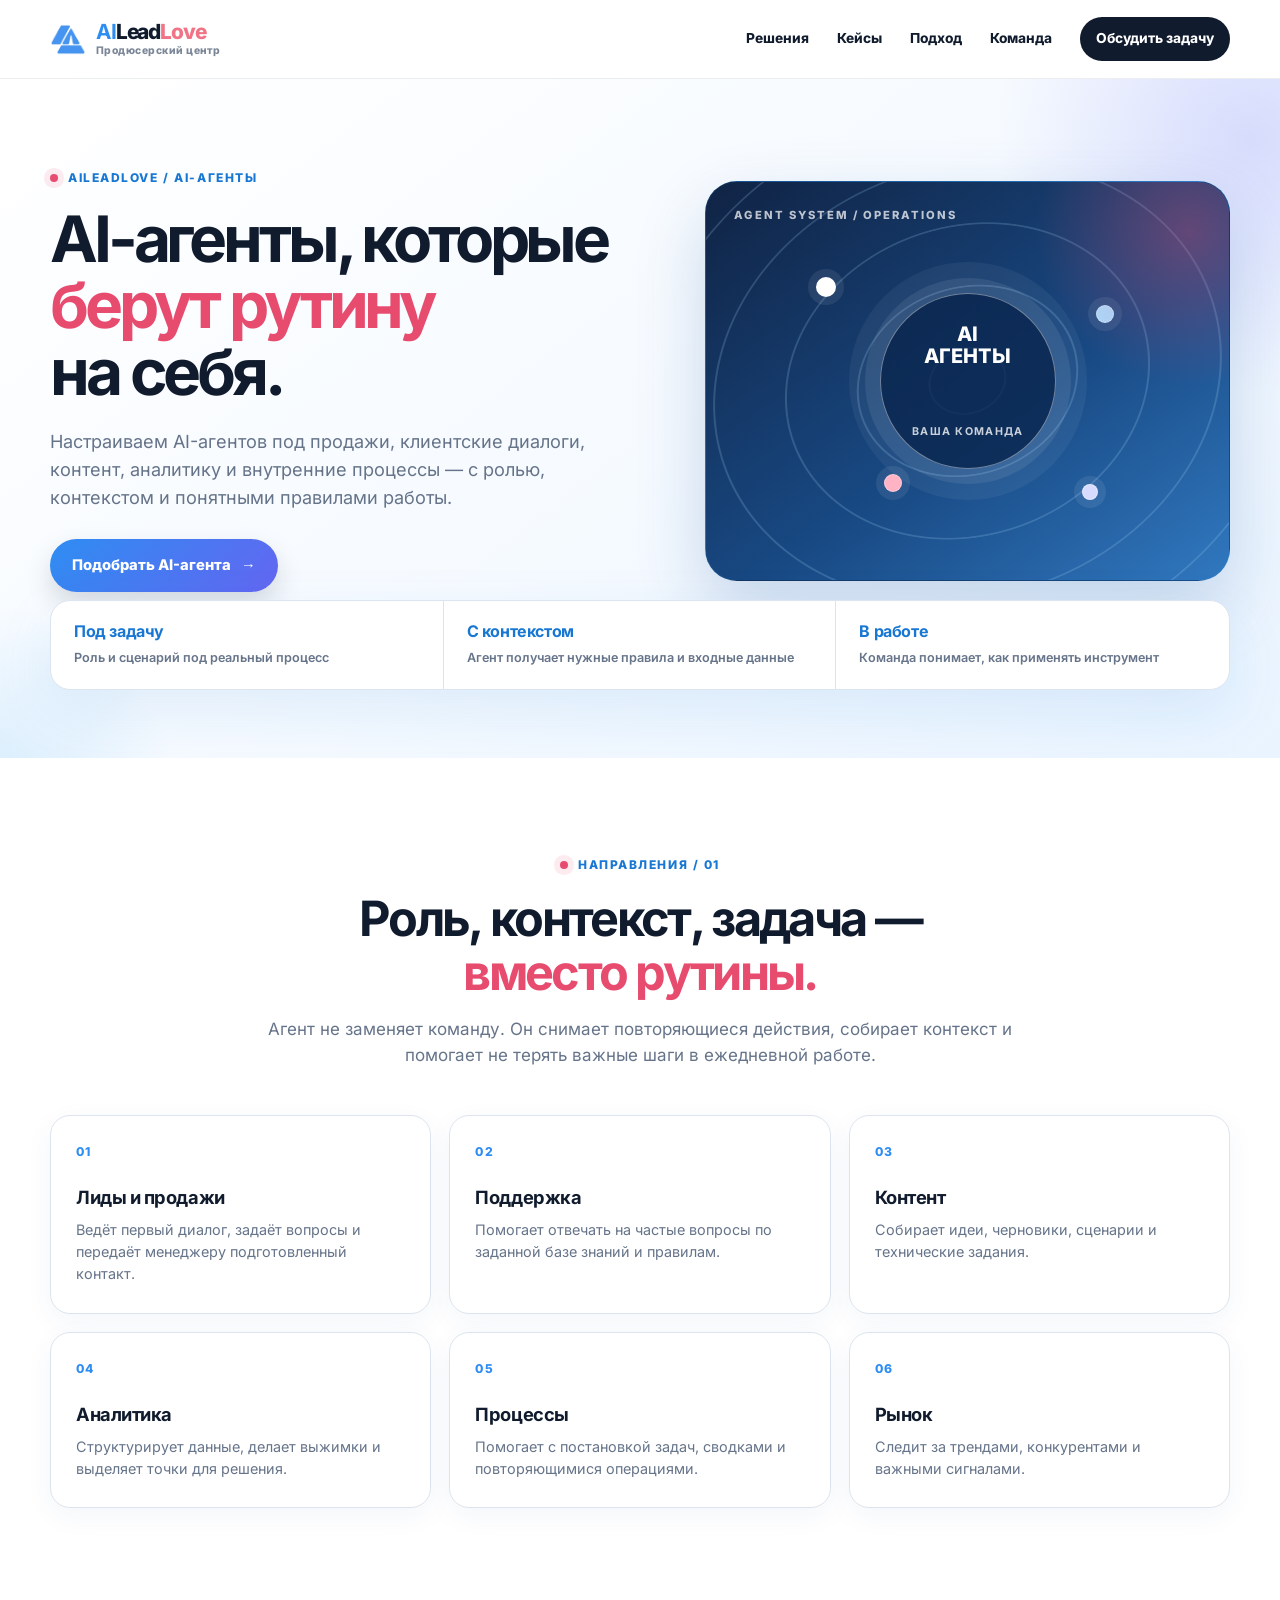
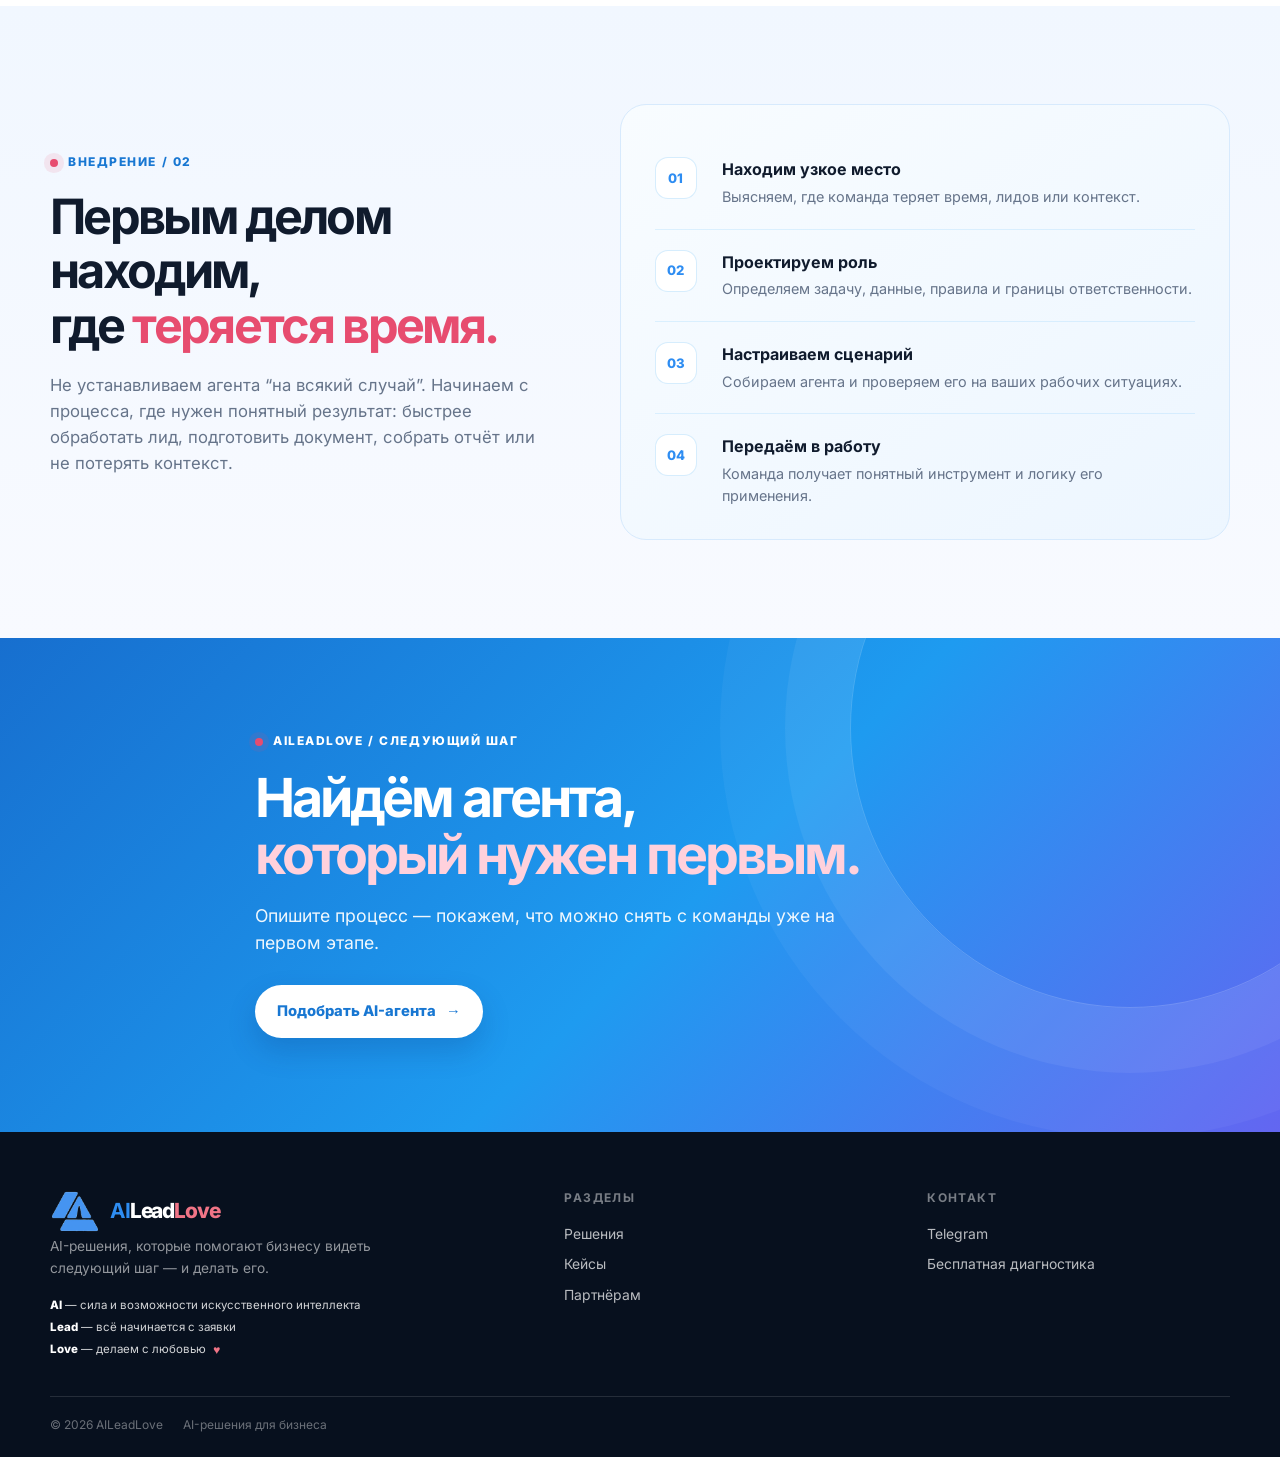
<file: aiagents/index.html>
<!doctype html>
<html lang="ru"><head><meta charset="utf-8"><meta name="viewport" content="width=device-width, initial-scale=1"><meta name="description" content="AI-агенты AILeadLove для продаж, клиентских диалогов, контента, аналитики и внутренних процессов бизнеса."><meta name="robots" content="index, follow, max-image-preview:large, max-snippet:-1, max-video-preview:-1"><link rel="canonical" href="https://aileadlove.ru/aiagents/"><meta property="og:type" content="website"><meta property="og:title" content="AI-агенты для бизнеса и автоматизации — AILeadLove"><meta property="og:description" content="AI-агенты AILeadLove для продаж, клиентских диалогов, контента, аналитики и внутренних процессов бизнеса."><meta property="og:url" content="https://aileadlove.ru/aiagents/"><title>AI-агенты для бизнеса и автоматизации — AILeadLove</title><link rel="stylesheet" href="../fonts/inter.css"><link rel="stylesheet" href="../service-pages.css?v=pricing-final-20260908"><script type="application/ld+json">{"@context":"https://schema.org","@type":"Service","name":"AI-агенты для автоматизации","provider":{"@type":"Organization","name":"AILeadLove","url":"https://aileadlove.ru/"},"description":"AI-агенты от AILeadLove для продаж, клиентских диалогов, контента, аналитики и внутренних процессов.","url":"https://aileadlove.ru/aiagents/"}</script>  <meta name="twitter:card" content="summary_large_image">
  <meta name="twitter:title" content="AI-агенты для бизнеса и автоматизации — AILeadLove">
  <meta name="twitter:description" content="AI-агенты AILeadLove для продаж, клиентских диалогов, контента, аналитики и внутренних процессов бизнеса.">
  <link rel="alternate" hreflang="ru" href="https://aileadlove.ru/aiagents/">
  <link rel="alternate" hreflang="en" href="https://aileadlove.com/aiagents/">
  <link rel="alternate" hreflang="x-default" href="https://aileadlove.com/aiagents/">
<link rel="stylesheet" href="../responsive-fix.css?v=20261109"><link rel="stylesheet" href="../premium.css?v=20261109"></head><body><div class="floating-hearts" aria-hidden="true"><span class="heart heart-1">♥</span><span class="heart heart-2">♥</span><span class="heart heart-3">♥</span><span class="heart heart-4">♥</span><span class="heart heart-5">♥</span><span class="heart heart-6">♥</span><span class="heart heart-7">♥</span><span class="heart heart-8">♥</span></div><header class="site-nav"><div class="shell nav-inner"><a class="wordmark" href="../"><span class="brand-topline"><img src="../images/logo-mark.png" alt="" width="34" height="34"><span class="brand-name"><b>AI</b>Lead<span class="wordmark-love">Love</span></span></span><small class="brand-subtitle">Продюсерский центр</small></a><button class="menu-toggle" type="button" aria-label="Открыть меню" aria-expanded="false"><i></i><i></i><i></i></button><nav class="site-menu"><a href="../#services">Решения</a><a href="../cases/">Кейсы</a><a href="../#approach">Подход</a><a href="../#team">Команда</a><a class="nav-action" href="../#contact">Обсудить задачу</a></nav></div></header><main><section class="hero"><div class="wrap hero-grid"><div><div class="eyebrow">AILeadLove / AI-агенты</div><h1>AI-агенты, которые<br><span class="accent">берут рутину</span><br>на себя.</h1><p>Настраиваем AI-агентов под продажи, клиентские диалоги, контент, аналитику и внутренние процессы — с ролью, контекстом и понятными правилами работы.</p><a class="button" href="https://t.me/lekslevin" target="_blank" rel="noopener noreferrer">Подобрать AI-агента <span>→</span></a></div><div><div class="visual"><span class="visual-label">agent system / operations</span><span class="visual-orb o1"></span><span class="visual-orb o2"></span><span class="visual-orb o3"></span><span class="visual-orb o4"></span><div class="visual-core">AI<br>АГЕНТЫ<br><span>ваша команда</span></div></div></div></div><div class="wrap"><div class="benefit-strip"><div class="benefit"><b>Под задачу</b><span>Роль и сценарий под реальный процесс</span></div><div class="benefit"><b>С контекстом</b><span>Агент получает нужные правила и входные данные</span></div><div class="benefit"><b>В работе</b><span>Команда понимает, как применять инструмент</span></div></div></div></section><section class="section white" id="what"><div class="wrap"><div class="section-title"><div class="eyebrow">Направления / 01</div><h2>Роль, контекст, задача —<br><span class="accent">вместо рутины.</span></h2><p>Агент не заменяет команду. Он снимает повторяющиеся действия, собирает контекст и помогает не терять важные шаги в ежедневной работе.</p></div><div class="cards"><article class="card"><span class="card-index">01</span><h3>Лиды и продажи</h3><p>Ведёт первый диалог, задаёт вопросы и передаёт менеджеру подготовленный контакт.</p></article><article class="card"><span class="card-index">02</span><h3>Поддержка</h3><p>Помогает отвечать на частые вопросы по заданной базе знаний и правилам.</p></article><article class="card"><span class="card-index">03</span><h3>Контент</h3><p>Собирает идеи, черновики, сценарии и технические задания.</p></article><article class="card"><span class="card-index">04</span><h3>Аналитика</h3><p>Структурирует данные, делает выжимки и выделяет точки для решения.</p></article><article class="card"><span class="card-index">05</span><h3>Процессы</h3><p>Помогает с постановкой задач, сводками и повторяющимися операциями.</p></article><article class="card"><span class="card-index">06</span><h3>Рынок</h3><p>Следит за трендами, конкурентами и важными сигналами.</p></article></div></div></section><section class="section band" id="process"><div class="wrap split"><div class="split-copy"><div class="eyebrow">Внедрение / 02</div><h2>Первым делом находим,<br>где <span class="accent">теряется время.</span></h2><p>Не устанавливаем агента “на всякий случай”. Начинаем с процесса, где нужен понятный результат: быстрее обработать лид, подготовить документ, собрать отчёт или не потерять контекст.</p></div><div class="steps"><div class="step"><span class="step-num">01</span><div><h3>Находим узкое место</h3><p>Выясняем, где команда теряет время, лидов или контекст.</p></div></div><div class="step"><span class="step-num">02</span><div><h3>Проектируем роль</h3><p>Определяем задачу, данные, правила и границы ответственности.</p></div></div><div class="step"><span class="step-num">03</span><div><h3>Настраиваем сценарий</h3><p>Собираем агента и проверяем его на ваших рабочих ситуациях.</p></div></div><div class="step"><span class="step-num">04</span><div><h3>Передаём в работу</h3><p>Команда получает понятный инструмент и логику его применения.</p></div></div></div></div></section><section class="closing"><div class="wrap closingin"><div class="eyebrow" style="color:#fff">AILeadLove / следующий шаг</div><h2>Найдём агента,<br><span style="color:#ffd1dc">который нужен первым.</span></h2><p>Опишите процесс — покажем, что можно снять с команды уже на первом этапе.</p><a class="button" href="https://t.me/lekslevin" target="_blank" rel="noopener noreferrer">Подобрать AI-агента <span>→</span></a></div></section></main><footer class="site-footer"><div class="shell footer-grid"><div><a class="wordmark footer-wordmark" href="../"><span class="brand-topline"><img src="../images/logo-mark.png" alt="" width="30" height="30"><span class="brand-name"><b>AI</b>Lead<span class="wordmark-love">Love</span></span></span></a><p>AI-решения, которые помогают бизнесу видеть следующий шаг — и делать его.</p><div class="footer-meaning"><span><b>AI</b> — сила и возможности искусственного интеллекта</span><span><b>Lead</b> — всё начинается с заявки</span><span><b>Love</b> — делаем с любовью <span class="heart-pulse" aria-hidden="true">♥</span></span></div></div><div><h4>Разделы</h4><a href="../#services">Решения</a><a href="../cases/">Кейсы</a><a href="../partners/">Партнёрам</a></div><div><h4>Контакт</h4><a href="https://t.me/lekslevin" target="_blank" rel="noopener noreferrer">Telegram</a><a href="../#contact">Бесплатная диагностика</a></div></div><div class="shell footer-bottom"><div class="footer-meta"><span>© 2026 AILeadLove</span><span>AI-решения для бизнеса</span></div></div></footer><script>const b=document.querySelector('.menu'),l=document.querySelector('.links');b.addEventListener('click',()=>{const o=l.classList.toggle('open');b.setAttribute('aria-expanded',String(o))});l.addEventListener('click',e=>{if(e.target.tagName==='A'){l.classList.remove('open');b.setAttribute('aria-expanded','false')}});document.querySelectorAll('[data-video]').forEach(c=>c.addEventListener('click',()=>{if(c.dataset.ready)return;c.dataset.ready='1';const u=c.dataset.video;const f=document.createElement('iframe');f.src=u+'&autoplay=1';f.allow='autoplay; encrypted-media; fullscreen; picture-in-picture';f.allowFullscreen=true;f.title='Пример AI-видео';c.replaceChildren(f)}));</script><script>const t=document.querySelector(".menu-toggle"),m=document.querySelector(".site-menu");if(t&&m)t.addEventListener("click",()=>{const o=m.classList.toggle("is-open");t.setAttribute("aria-expanded",String(o))});</script></body></html>
</file>
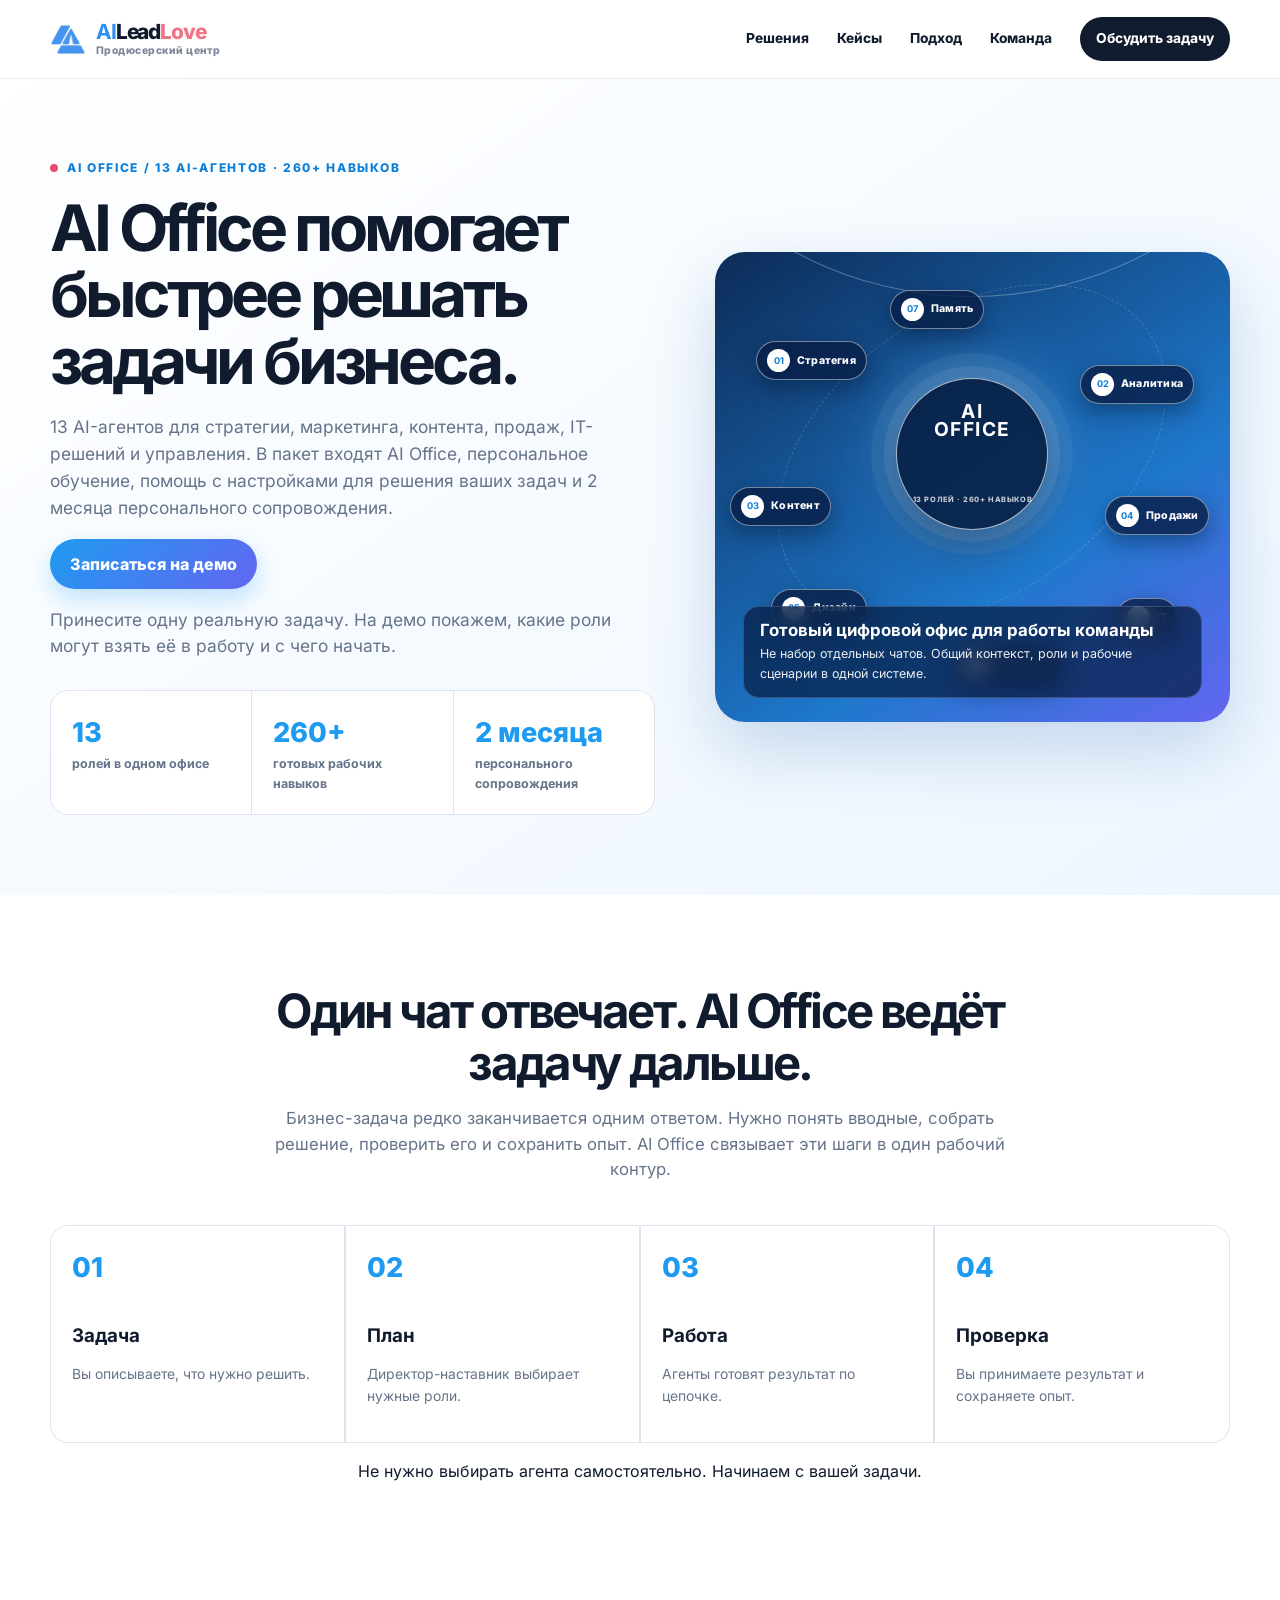
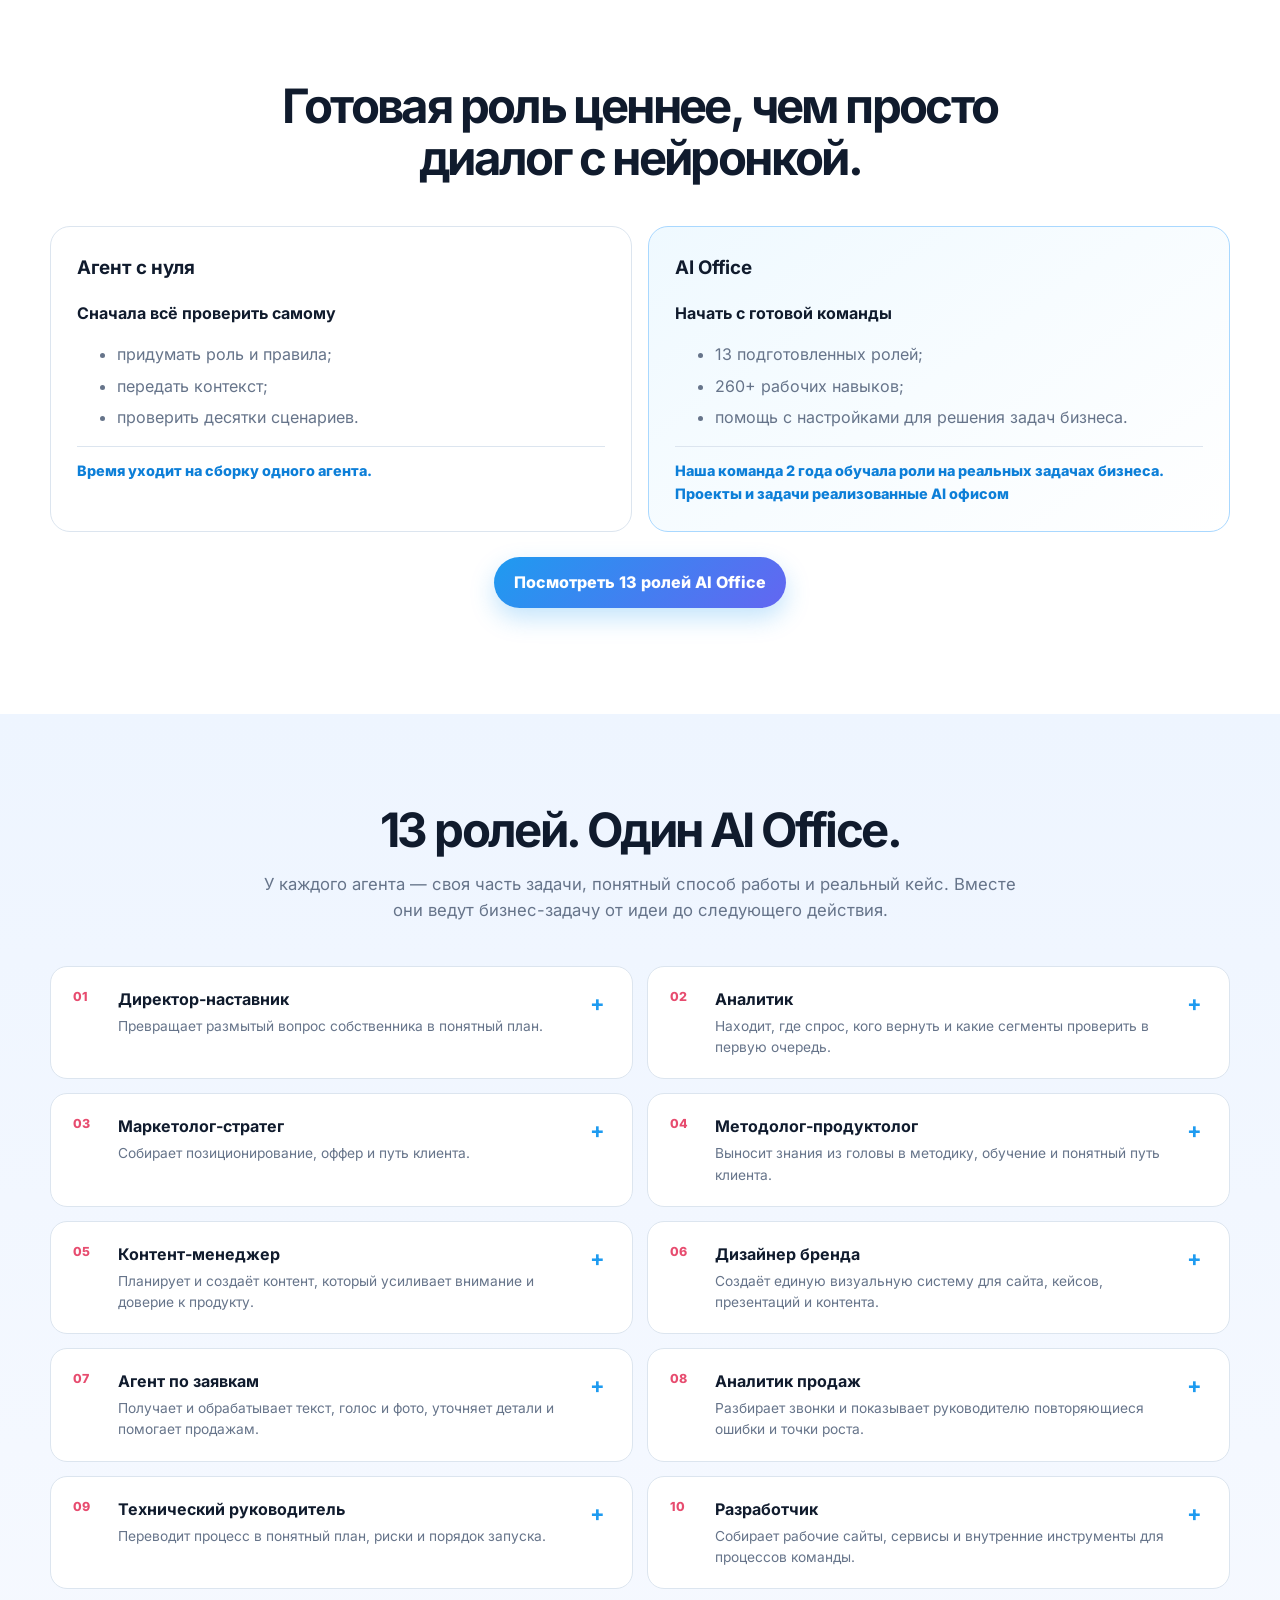
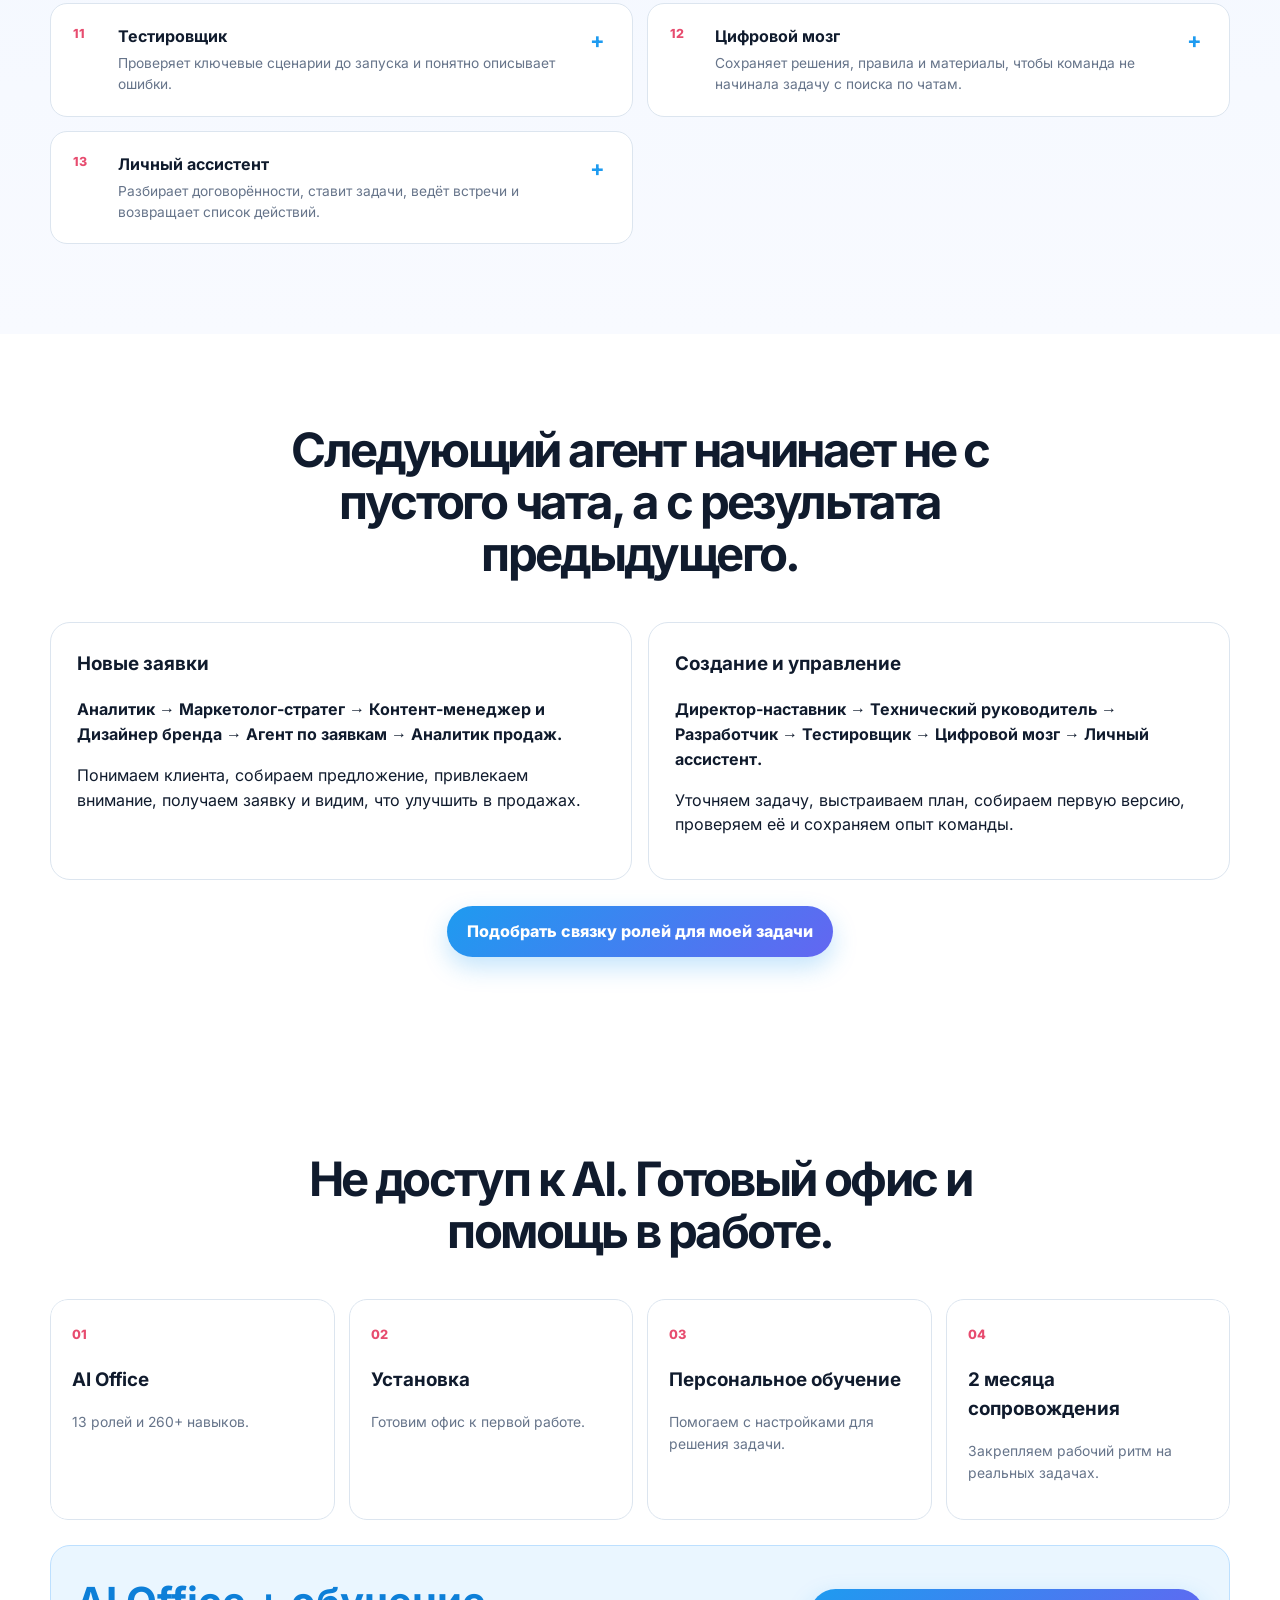
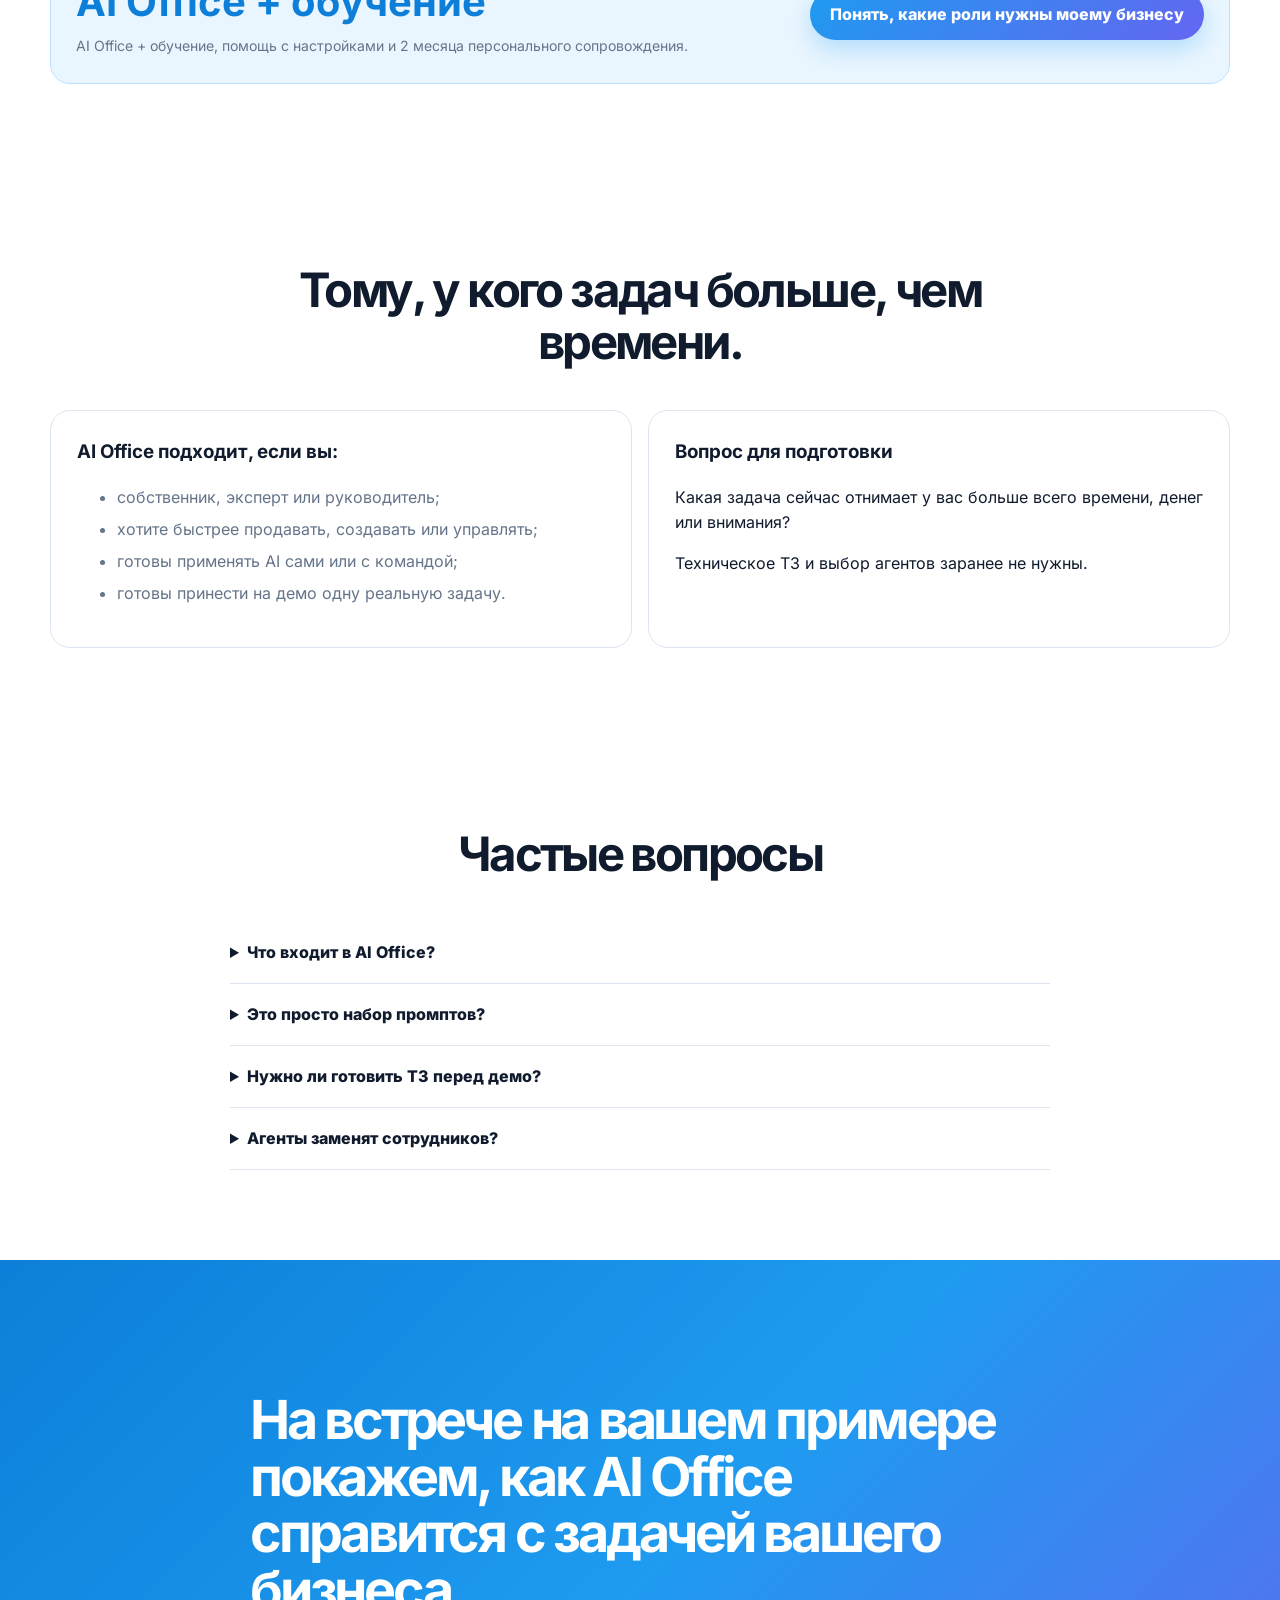
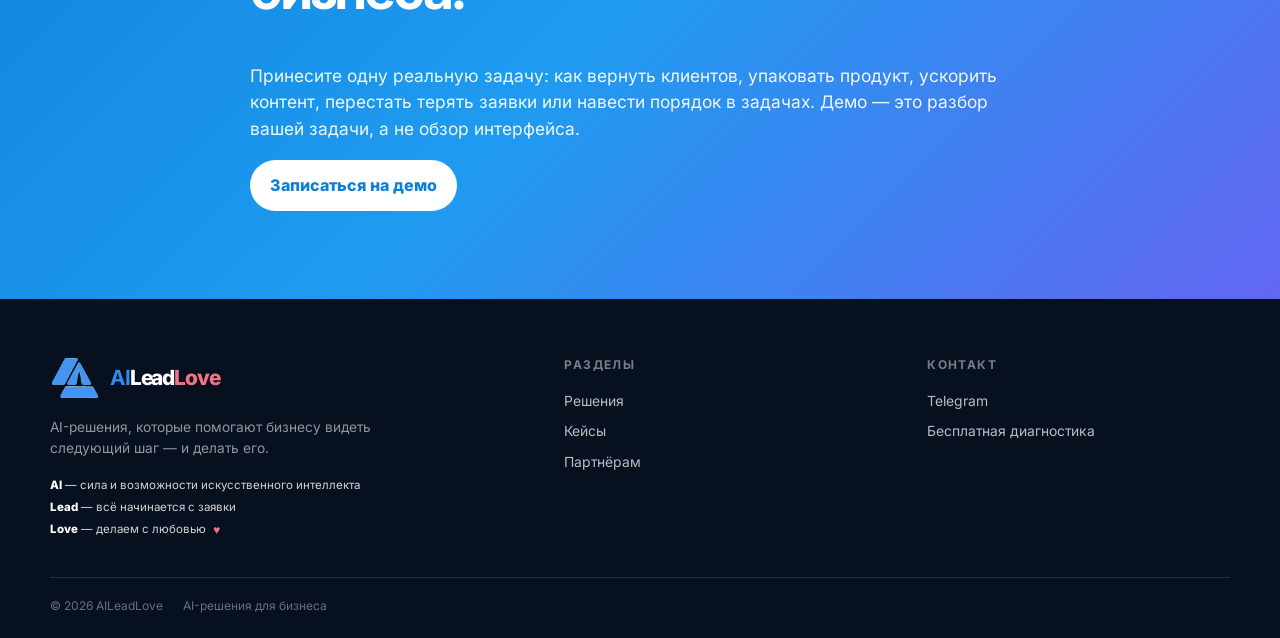
<file: aioffice/index.html>
<!DOCTYPE html>
<html lang="ru"><head><meta charset="utf-8"/><meta content="width=device-width, initial-scale=1" name="viewport"/><title>AI Office — 13 AI-агентов и персональное внедрение | AILeadLove</title><meta content="AI Office: 13 AI-агентов, 260+ навыков, персональное обучение, помощь с настройками и 2 месяца сопровождения. Запишитесь на демо с реальной задачей бизнеса." name="description"/><meta content="index, follow, max-image-preview:large" name="robots"/><link href="https://aileadlove.ru/aioffice/" rel="canonical"/><link href="https://aileadlove.ru/aioffice/" hreflang="ru" rel="alternate"/><link href="https://aileadlove.com/aioffice/" hreflang="en" rel="alternate"/><link href="../favicon.png" rel="icon" type="image/png"/><link href="../fonts/inter.css" rel="stylesheet"/><style>:root{--b:#1e9bf0;--d:#0d7fd8;--i:#6366f1;--p:#e74c6f;--bg:#f8faff;--soft:#eef4ff;--ink:#111827;--muted:#6b7280;--line:#dceaff}*{box-sizing:border-box}html{scroll-behavior:smooth}body{margin:0;background:var(--bg);color:var(--ink);font-family:Inter,Arial,sans-serif;line-height:1.55;overflow-x:hidden}.wrap{width:min(1180px,calc(100% - 40px));margin:auto}.nav{position:sticky;top:0;z-index:10;background:#fffffff2;backdrop-filter:blur(14px);border-bottom:1px solid var(--line)}.navin{min-height:74px;display:flex;align-items:center;justify-content:space-between}.brand{font-size:1.45rem;font-weight:900;letter-spacing:-.06em;text-decoration:none;color:var(--b)}.footer .brand{display:inline-block;white-space:nowrap;overflow:visible;line-height:1.2;padding-right:.14em}.brand .lead{color:var(--ink)}.brand .love{color:var(--p)}.navlinks{display:flex;gap:22px;align-items:center;list-style:none;margin:0;padding:0}.navlinks a{color:var(--ink);text-decoration:none;font-size:.88rem;font-weight:700}.navlinks a.primary{color:#fff}.menu{display:none;background:none;border:0;padding:8px;margin-left:auto;position:relative;z-index:20;flex:0 0 auto}.menu span{display:block;width:26px;height:2px;background:var(--ink);margin:5px}.btn{display:inline-flex;justify-content:center;align-items:center;border-radius:999px;padding:13px 20px;text-decoration:none;font-weight:800}.primary{background:linear-gradient(135deg,var(--b),var(--i));color:white;box-shadow:0 10px 25px #1e9bf044}.hero{padding:80px 0;background:linear-gradient(145deg,#fff,#edf6ff)}.grid2{display:grid;grid-template-columns:1.08fr .92fr;gap:60px;align-items:center}.eyebrow{font-size:.75rem;color:var(--d);font-weight:900;letter-spacing:.14em;text-transform:uppercase;margin-bottom:17px}.eyebrow:before{content:"";display:inline-block;width:8px;height:8px;background:var(--p);border-radius:50%;margin-right:9px}h1{font-size:clamp(2.5rem,5vw,4.6rem);line-height:1.04;letter-spacing:-.065em;margin:0 0 20px}.hero p,.intro p{font-size:1.08rem;color:var(--muted);max-width:650px}.hero-card p{color:#fff;opacity:.92}.hero-card{border-radius:30px;background:linear-gradient(145deg,#0c2c58,#1e78cc 65%,#6366f1);padding:32px;color:#fff;min-height:350px;box-shadow:0 28px 70px #0d4f9c33}.hero-card h2{font-size:1.6rem;line-height:1.1}.core{width:145px;height:145px;border-radius:50%;display:grid;place-items:center;text-align:center;margin:55px auto 30px;background:#061e44aa;border:1px solid #ffffff88;box-shadow:0 0 0 15px #ffffff14,0 0 0 30px #ffffff0d;font-weight:900}.core small{display:block;font-size:.65rem;letter-spacing:.14em;opacity:.75}.stats,.steps,.package{display:grid;grid-template-columns:repeat(3,1fr);gap:1px;background:var(--line);border:1px solid var(--line);border-radius:18px;overflow:hidden;margin-top:30px}.stat,.step,.package-card{background:#fff;padding:21px}.stat b,.num,.package-card b{color:var(--b);font-size:1.7rem;font-weight:900}.stat span{display:block;color:var(--muted);font-size:.78rem;font-weight:700}.section{padding:90px 0}.white{background:#fff}.center{max-width:780px;margin:0 auto 42px;text-align:center}.center h2{font-size:clamp(2rem,3.7vw,3.2rem);line-height:1.1;letter-spacing:-.055em;margin:0 0 15px}.center p,.split p{color:var(--muted);font-size:1.04rem}.steps{grid-template-columns:repeat(4,1fr)}.step{min-height:200px;border-right:1px solid var(--line)}.step:last-child{border:0}.step h3{margin:32px 0 7px}.step p,.package-card p{color:var(--muted);font-size:.87rem}.compare,.chains,.fit{display:grid;grid-template-columns:1fr 1fr;gap:16px}.card,.chain,.fit-card{padding:26px;border:1px solid var(--line);border-radius:20px;background:#fff}.card.accent{background:linear-gradient(145deg,#eff9ff,#fff);border-color:#a9d8ff}.card h3,.chain h3,.fit-card h3{margin-top:0}.card li,.fit-card li{color:var(--muted);margin:7px 0}.result{border-top:1px solid var(--line);padding-top:13px;color:var(--d);font-weight:800;font-size:.9rem}.result a,.case a{color:var(--d);font-weight:800;text-decoration:none}.catalog{background:linear-gradient(#eef5ff,#f8faff)}.agents{display:grid;grid-template-columns:repeat(2,1fr);gap:14px}.agent{background:#fff;border:1px solid var(--line);border-radius:17px;overflow:hidden}.agent summary{cursor:pointer;list-style:none;display:grid;grid-template-columns:32px 1fr 20px;gap:13px;padding:20px 22px;align-items:start}.agent summary::-webkit-details-marker{display:none}.agent-no{color:var(--p);font-size:.78rem;font-weight:900}.agent summary h3{margin:0;font-size:1rem}.agent summary p{margin:4px 0 0;color:var(--muted);font-size:.86rem}.plus{color:var(--b);font-size:1.35rem}.agent-body{padding:0 22px 22px 67px;color:var(--muted);font-size:.87rem}.agent-body strong,.case b{color:var(--ink)}.case{background:var(--soft);border-radius:12px;padding:13px 15px;margin:13px 0}.case b{display:block;margin-bottom:3px}.case small{display:block;font-size:.72rem;margin-top:7px}.case a{display:block;margin-top:8px}.package{grid-template-columns:repeat(4,1fr);background:transparent;border:0;gap:14px}.package-card{border:1px solid var(--line);border-radius:18px}.package-card b{font-size:.8rem;color:var(--p)}.price{display:flex;justify-content:space-between;align-items:center;gap:20px;padding:25px;margin-top:25px;border:1px solid #bde0ff;border-radius:20px;background:#eaf6ff}.price strong{display:block;font-size:2.5rem;color:var(--d)}.price span{color:var(--muted);font-size:.88rem}.faq{max-width:820px;margin:auto}.faq details{border-bottom:1px solid var(--line);padding:18px 0}.faq summary{font-weight:800;cursor:pointer}.faq p{color:var(--muted)}.closing{background:linear-gradient(135deg,var(--d),var(--b),var(--i));color:white;padding:88px 0}.closingin{max-width:780px}.closing h2{font-size:clamp(2.2rem,4.2vw,3.7rem);line-height:1.05;letter-spacing:-.06em}.closing p{font-size:1.08rem;opacity:.93}.footer{background:#101827;color:#fff;padding:40px 0 22px}.footer-top{display:flex;justify-content:space-between;gap:25px;padding-bottom:25px;border-bottom:1px solid #ffffff1f}.footer p,.footer a{color:#ffffffb3;font-size:.84rem}.footer a{text-decoration:none}.footerlinks{display:flex;gap:18px;flex-wrap:wrap}.bottom{color:#ffffff80;font-size:.74rem;padding-top:17px}@media(max-width:900px){.menu{display:block}.navlinks{position:fixed;top:74px;right:0;width:min(340px,100%);height:calc(100vh - 74px);display:none;flex-direction:column;align-items:stretch;background:#fff;padding:25px 20px;box-shadow:-15px 20px 35px #1118271f}.navlinks.open{display:flex}.grid2{grid-template-columns:1fr}.steps{grid-template-columns:repeat(2,1fr)}.step:nth-child(2){border:0}.package{grid-template-columns:repeat(2,1fr)}@media(max-width:650px){.wrap{width:min(100% - 32px,1180px)}.hero,.section{padding:62px 0}.stats,.steps,.compare,.chains,.fit,.agents,.package{grid-template-columns:1fr}.step{border-right:0;border-bottom:1px solid var(--line);min-height:0}.step:last-child{border-bottom:0}.agent-body{padding-left:17px}.agent summary{padding:18px 16px;grid-template-columns:27px 1fr 17px}.price{display:block}.price .btn{width:100%;margin-top:17px}.footer-top{display:block}.footerlinks{margin-top:20px}.btn{width:100%}

}}
/* AI Office motion layer: lightweight CSS-only animation, no heavy video asset */
.motion-office{position:relative;isolation:isolate;overflow:hidden;min-height:470px;padding:28px;background:radial-gradient(circle at 50% 43%,#2e8fe82b 0 15%,transparent 42%),linear-gradient(145deg,#0c2c58,#1e78cc 65%,#6366f1);}
.motion-office:before{content:"";position:absolute;inset:0;opacity:.22;background-image:linear-gradient(#fff1 1px,transparent 1px),linear-gradient(90deg,#fff1 1px,transparent 1px);background-size:34px 34px;mask-image:radial-gradient(circle at center,#000,transparent 72%);z-index:-1}
.motion-glow{position:absolute;width:190px;height:190px;left:50%;top:43%;transform:translate(-50%,-50%);border-radius:50%;background:#8fd8ff33;filter:blur(18px);animation:office-breathe 4.8s ease-in-out infinite}
.motion-orbit{position:absolute;left:50%;top:43%;border:1px solid #ffffff4d;border-radius:50%;transform:translate(-50%,-50%) rotate(-12deg);pointer-events:none}
.orbit-a{width:270px;height:145px;animation:orbit-turn 11s linear infinite}
.orbit-b{width:355px;height:205px;transform:translate(-50%,-50%) rotate(52deg);border-color:#9fe2ff4d;animation:orbit-turn-reverse 15s linear infinite}
.orbit-c{width:430px;height:285px;transform:translate(-50%,-50%) rotate(-35deg);border-style:dashed;border-color:#ffffff2e;animation:orbit-turn 19s linear infinite}
.office-node{position:absolute;z-index:2;display:flex;align-items:center;gap:7px;padding:7px 10px;border:1px solid #ffffff70;border-radius:999px;background:#081d45cc;box-shadow:0 8px 22px #03142d66;color:#fff;font-size:.66rem;white-space:nowrap;animation:node-float 5s ease-in-out infinite}
.office-node b{display:grid;place-items:center;width:23px;height:23px;border-radius:50%;background:#fff;color:var(--d);font-size:.58rem}
.office-node span{font-weight:800;letter-spacing:.02em}
.node-1{left:8%;top:19%;animation-delay:-.7s}.node-2{right:7%;top:24%;animation-delay:-2.1s}.node-3{left:3%;top:50%;animation-delay:-1.4s}.node-4{right:4%;top:52%;animation-delay:-3.2s}.node-5{left:11%;bottom:20%;animation-delay:-2.7s}.node-6{right:10%;bottom:18%;animation-delay:-1.9s}.node-7{left:34%;top:8%;animation-delay:-3.8s}.node-8{right:32%;bottom:8%;animation-delay:-.3s}
.motion-office .core{position:absolute;left:50%;top:43%;z-index:3;width:152px;height:152px;margin:0;transform:translate(-50%,-50%);background:#061e44e8;border:1px solid #ffffffaa;box-shadow:0 0 0 12px #ffffff12,0 0 0 25px #ffffff0b,0 18px 40px #04132e80;animation:core-float 4.8s ease-in-out infinite}
.motion-office .core strong{font-size:1.2rem;line-height:.93;letter-spacing:.08em}.motion-office .core small{margin-top:8px;font-size:.46rem;letter-spacing:.08em;text-align:center}
.motion-caption{position:absolute;left:28px;right:28px;bottom:24px;z-index:4;padding:14px 16px;border:1px solid #ffffff2b;border-radius:16px;background:#061e44b8;backdrop-filter:blur(10px)}
.motion-caption h2{margin:0;font-size:1.05rem}.motion-caption p{margin:5px 0 0;font-size:.78rem}
.stat,.step,.card,.chain,.fit-card,.package-card,.agent{transition:transform .25s var(--ease-out, ease-out),box-shadow .25s var(--ease-out, ease-out)}
.stat:hover,.step:hover,.card:hover,.chain:hover,.fit-card:hover,.package-card:hover{transform:translateY(-5px);box-shadow:0 14px 28px #145a9c14}.agent:hover{transform:translateY(-3px);box-shadow:0 12px 24px #145a9c12}.hero .eyebrow{animation:fade-up .65s both}.hero h1{animation:fade-up .65s .08s both}.hero> .wrap>div:first-child>p,.hero> .wrap>div:first-child>.btn{animation:fade-up .65s .16s both}.stats{animation:fade-up .65s .24s both}.step:nth-child(1){--delay:0ms}.step:nth-child(2){--delay:70ms}.step:nth-child(3){--delay:140ms}.step:nth-child(4){--delay:210ms}.steps .step{animation:fade-up .6s var(--delay,0ms) both}
@keyframes office-breathe{0%,100%{opacity:.55;transform:translate(-50%,-50%) scale(.85)}50%{opacity:1;transform:translate(-50%,-50%) scale(1.12)}}
@keyframes core-float{0%,100%{transform:translate(-50%,-50%) translateY(0)}50%{transform:translate(-50%,-50%) translateY(-9px)}}
@keyframes node-float{0%,100%{transform:translate3d(0,0,0) rotate(0)}50%{transform:translate3d(0,-10px,0) rotate(1deg)}}
@keyframes orbit-turn{to{transform:translate(-50%,-50%) rotate(348deg)}}
@keyframes orbit-turn-reverse{to{transform:translate(-50%,-50%) rotate(-308deg)}}
@keyframes fade-up{from{opacity:0;transform:translateY(12px)}to{opacity:1;transform:translateY(0)}}
@media(max-width:650px){.motion-office{min-height:430px;padding:18px}.motion-office .core{width:126px;height:126px}.motion-office .core strong{font-size:1rem}.motion-office .core small{font-size:.38rem}.motion-orbit.orbit-a{width:220px;height:120px}.motion-orbit.orbit-b{width:290px;height:170px}.motion-orbit.orbit-c{width:350px;height:235px}.office-node{padding:5px 7px;font-size:.54rem;gap:4px}.office-node b{width:19px;height:19px;font-size:.48rem}.node-1{left:2%;top:17%}.node-2{right:2%;top:22%}.node-3{left:1%;top:48%}.node-4{right:1%;top:49%}.node-5{left:5%;bottom:25%}.node-6{right:4%;bottom:23%}.node-7{left:29%;top:7%}.node-8{right:25%;bottom:9%}.motion-caption{left:16px;right:16px;bottom:15px;padding:10px 12px}.motion-caption h2{font-size:.82rem}.motion-caption p{font-size:.65rem}.motion-office .core{top:42%}}
@media(prefers-reduced-motion:reduce){.motion-office *,.hero *,.steps .step,.stat,.step,.card,.chain,.fit-card,.package-card,.agent{animation:none!important;transition:none!important}.motion-office .core{transform:translate(-50%,-50%)}}
</style><script type="application/ld+json">{"@context":"https://schema.org","@type":"Service","name":"AI Office — 13 AI-агентов и персональное внедрение","description":"AI Office из 13 подготовленных ролей и 260+ навыков, персональное обучение, помощь с настройками и 2 месяца сопровождения.","provider":{"@type":"Organization","name":"AILeadLove","url":"https://aileadlove.ru/"},"areaServed":"RU","url":"https://aileadlove.ru/aioffice/"}</script><script>function trackOfficeDemo(placement){window.dataLayer=window.dataLayer||[];window.dataLayer.push({event:'ai_office_demo_click',placement:placement});if(typeof gtag==='function')gtag('event','ai_office_demo_click',{placement:placement})}</script><style>.footer .brand,.footer .brand span{color:#fff!important;white-space:nowrap;overflow:visible}</style><link rel="stylesheet" href="../responsive-fix.css?v=20261109"><link rel="stylesheet" href="../premium.css?v=20261109"></head><body><div class="floating-hearts" aria-hidden="true"><span class="heart heart-1">♥</span><span class="heart heart-2">♥</span><span class="heart heart-3">♥</span><span class="heart heart-4">♥</span><span class="heart heart-5">♥</span><span class="heart heart-6">♥</span><span class="heart heart-7">♥</span><span class="heart heart-8">♥</span></div>
<header class="site-nav"><div class="shell nav-inner"><a class="wordmark" href="../"><span class="brand-topline"><img src="../images/logo-mark.png" alt="" width="34" height="34"><span class="brand-name"><b>AI</b>Lead<span class="wordmark-love">Love</span></span></span><small class="brand-subtitle">Продюсерский центр</small></a><button class="menu-toggle" type="button" aria-label="Открыть меню" aria-expanded="false"><i></i><i></i><i></i></button><nav class="site-menu"><a href="../#services">Решения</a><a href="../cases/">Кейсы</a><a href="../#approach">Подход</a><a href="../#team">Команда</a><a class="nav-action" href="../#contact">Обсудить задачу</a></nav></div></header>
<main><section class="hero"><div class="wrap grid2"><div><div class="eyebrow">AI OFFICE / 13 AI-АГЕНТОВ · 260+ НАВЫКОВ</div><h1>AI Office помогает быстрее решать задачи бизнеса.</h1><p>13 AI-агентов для стратегии, маркетинга, контента, продаж, IT-решений и управления. В пакет входят AI Office, персональное обучение, помощь с настройками для решения ваших задач и 2 месяца персонального сопровождения.</p><a class="btn primary" href="https://t.me/lekslevin" onclick="trackOfficeDemo('hero')" rel="noopener noreferrer" target="_blank">Записаться на демо</a><p class="muted-note">Принесите одну реальную задачу. На демо покажем, какие роли могут взять её в работу и с чего начать.</p><div class="stats"><div class="stat"><b>13</b><span>ролей в одном офисе</span></div><div class="stat"><b>260+</b><span>готовых рабочих навыков</span></div><div class="stat"><b>2 месяца</b><span>персонального сопровождения</span></div></div></div><div class="hero-card motion-office"><div class="motion-glow"></div><div class="motion-orbit orbit-a"></div><div class="motion-orbit orbit-b"></div><div class="motion-orbit orbit-c"></div><div class="office-node node-1"><b>01</b><span>Стратегия</span></div><div class="office-node node-2"><b>02</b><span>Аналитика</span></div><div class="office-node node-3"><b>03</b><span>Контент</span></div><div class="office-node node-4"><b>04</b><span>Продажи</span></div><div class="office-node node-5"><b>05</b><span>Дизайн</span></div><div class="office-node node-6"><b>06</b><span>IT</span></div><div class="office-node node-7"><b>07</b><span>Память</span></div><div class="office-node node-8"><b>08</b><span>Ассистент</span></div><div class="core"><strong>AI<br/>OFFICE</strong><small>13 РОЛЕЙ · 260+ НАВЫКОВ</small></div><div class="motion-caption"><h2>Готовый цифровой офис для работы команды</h2><p>Не набор отдельных чатов. Общий контекст, роли и рабочие сценарии в одной системе.</p></div></div></div></section>
<section class="section white" id="why"><div class="wrap"><div class="center"><h2>Один чат отвечает. AI Office ведёт задачу дальше.</h2><p>Бизнес-задача редко заканчивается одним ответом. Нужно понять вводные, собрать решение, проверить его и сохранить опыт. AI Office связывает эти шаги в один рабочий контур.</p></div><div class="steps" id="how"><div class="step"><span class="num">01</span><h3>Задача</h3><p>Вы описываете, что нужно решить.</p></div><div class="step"><span class="num">02</span><h3>План</h3><p>Директор-наставник выбирает нужные роли.</p></div><div class="step"><span class="num">03</span><h3>Работа</h3><p>Агенты готовят результат по цепочке.</p></div><div class="step"><span class="num">04</span><h3>Проверка</h3><p>Вы принимаете результат и сохраняете опыт.</p></div></div><p class="muted-note" style="text-align:center">Не нужно выбирать агента самостоятельно. Начинаем с вашей задачи.</p></div></section>
<section class="section"><div class="wrap"><div class="center"><h2>Готовая роль ценнее, чем просто диалог с нейронкой.</h2></div><div class="compare"><div class="card"><h3>Агент с нуля</h3><p><strong>Сначала всё проверить самому</strong></p><ul><li>придумать роль и правила;</li><li>передать контекст;</li><li>проверить десятки сценариев.</li></ul><div class="result">Время уходит на сборку одного агента.</div></div><div class="card accent"><h3>AI Office</h3><p><strong>Начать с готовой команды</strong></p><ul><li>13 подготовленных ролей;</li><li>260+ рабочих навыков;</li><li>помощь с настройками для решения задач бизнеса.</li></ul><div class="result">Наша команда 2 года обучала роли на реальных задачах бизнеса. <a href="https://shiva-ai-office.pages.dev/projects/" rel="noopener noreferrer" target="_blank">Проекты и задачи реализованные AI офисом</a></div></div></div><p style="text-align:center;margin-top:25px"><a class="btn primary" href="#agents">Посмотреть 13 ролей AI Office</a></p></div></section>
<section class="section catalog" id="agents"><div class="wrap"><div class="center"><h2>13 ролей. Один AI Office.</h2><p>У каждого агента — своя часть задачи, понятный способ работы и реальный кейс. Вместе они ведут бизнес-задачу от идеи до следующего действия.</p></div><div class="agents"><details class="agent"><summary><span class="agent-no">01</span><div><h3>Директор-наставник</h3><p>Превращает размытый вопрос собственника в понятный план.</p></div><b class="plus">+</b></summary><div class="agent-body"><p><strong>Как действует:</strong> Слушает идею → разбивает на шаги → передаёт задачи ролям.</p><p><strong>Когда использовать:</strong> Есть идея, но нет плана; нужно запустить инициативу; правки нужно собрать в единый план.</p><div class="case"><b>Голосовая идея → сайт за день</b>Из одной голосовой фразы собраны план из 7 этапов, сайт из 8 страниц и анкета.<small>Результат конкретного проекта; не является обещанием для другого бизнеса.</small><a href="https://shiva-keysy-agentov-0810.vercel.app/agenty/" rel="noopener noreferrer" target="_blank">Открыть кейс →</a></div><a class="btn primary" href="https://t.me/lekslevin" onclick="trackOfficeDemo('agent_01')" rel="noopener noreferrer" target="_blank">Обсудить мою задачу →</a></div></details><details class="agent"><summary><span class="agent-no">02</span><div><h3>Аналитик</h3><p>Находит, где спрос, кого вернуть и какие сегменты проверить в первую очередь.</p></div><b class="plus">+</b></summary><div class="agent-body"><p><strong>Как действует:</strong> Собирает данные → делит по ценности → даёт список действий.</p><p><strong>Когда использовать:</strong> В базе много людей; клиенты перестали покупать; нужно изучить спрос и возражения.</p><div class="case"><b>633 клиента для возврата</b>В базе салона найдены 633 ушедших постоянных клиента; собран топ-20 на обзвон.<small>Результат конкретного проекта; не является обещанием для другого бизнеса.</small><a href="https://shiva-keysy-agentov-0810.vercel.app/agenty/" rel="noopener noreferrer" target="_blank">Открыть кейс →</a></div><a class="btn primary" href="https://t.me/lekslevin" onclick="trackOfficeDemo('agent_02')" rel="noopener noreferrer" target="_blank">Обсудить мою задачу →</a></div></details><details class="agent"><summary><span class="agent-no">03</span><div><h3>Маркетолог-стратег</h3><p>Собирает позиционирование, оффер и путь клиента.</p></div><b class="plus">+</b></summary><div class="agent-body"><p><strong>Как действует:</strong> Изучает продукт → собирает оффер → строит путь до заявки.</p><p><strong>Когда использовать:</strong> Продукт сильный, но его не понимают; нужен новый оффер; нужен план прогрева.</p><div class="case"><b>Оффер и сайт за день</b>Подготовлены 4 первых экрана и структура сайта из 13 шагов.<small>Результат конкретного проекта; не является обещанием для другого бизнеса.</small><a href="https://shiva-keysy-agentov-0810.vercel.app/agenty/" rel="noopener noreferrer" target="_blank">Открыть кейс →</a></div><a class="btn primary" href="https://t.me/lekslevin" onclick="trackOfficeDemo('agent_03')" rel="noopener noreferrer" target="_blank">Обсудить мою задачу →</a></div></details><details class="agent"><summary><span class="agent-no">04</span><div><h3>Методолог-продуктолог</h3><p>Выносит знания из головы в методику, обучение и понятный путь клиента.</p></div><b class="plus">+</b></summary><div class="agent-body"><p><strong>Как действует:</strong> Извлекает знания → выстраивает логику → собирает программу.</p><p><strong>Когда использовать:</strong> Экспертиза не масштабируется; нужно обучить команду; из записи нужна методика.</p><div class="case"><b>5 модулей для команды</b>Собран портал из 5 модулей и 16 уроков для администраторов.<small>Результат конкретного проекта; не является обещанием для другого бизнеса.</small><a href="https://shiva-keysy-agentov-0810.vercel.app/agenty/" rel="noopener noreferrer" target="_blank">Открыть кейс →</a></div><a class="btn primary" href="https://t.me/lekslevin" onclick="trackOfficeDemo('agent_04')" rel="noopener noreferrer" target="_blank">Обсудить мою задачу →</a></div></details><details class="agent"><summary><span class="agent-no">05</span><div><h3>Контент-менеджер</h3><p>Планирует и создаёт контент, который усиливает внимание и доверие к продукту.</p></div><b class="plus">+</b></summary><div class="agent-body"><p><strong>Как действует:</strong> Изучает продукт → собирает темы → готовит сценарии.</p><p><strong>Когда использовать:</strong> Контент выходит без системы; исходники нужно превратить в серию роликов; контент должен усиливать продажи.</p><div class="case"><b>3,8 млн просмотров за 15 дней</b>Сценарий и монтаж из отснятых кадров: 3,8 млн просмотров.<small>Результат конкретного проекта; не является обещанием для другого бизнеса.</small><a href="https://shiva-keysy-agentov-0810.vercel.app/agenty/" rel="noopener noreferrer" target="_blank">Открыть кейс →</a></div><a class="btn primary" href="https://t.me/lekslevin" onclick="trackOfficeDemo('agent_05')" rel="noopener noreferrer" target="_blank">Обсудить мою задачу →</a></div></details><details class="agent"><summary><span class="agent-no">06</span><div><h3>Дизайнер бренда</h3><p>Создаёт единую визуальную систему для сайта, кейсов, презентаций и контента.</p></div><b class="plus">+</b></summary><div class="agent-body"><p><strong>Как действует:</strong> Собирает стиль → применяет в материалах → готовит к запуску.</p><p><strong>Когда использовать:</strong> Материалы выглядят разрозненно; нужна система; нужно сократить круги правок.</p><div class="case"><b>Дизайн принят с первого показа</b>Визуальная система сайта и кейсов принята без кругов правок.<small>Результат конкретного проекта; не является обещанием для другого бизнеса.</small><a href="https://shiva-keysy-agentov-0810.vercel.app/agenty/" rel="noopener noreferrer" target="_blank">Открыть кейс →</a></div><a class="btn primary" href="https://t.me/lekslevin" onclick="trackOfficeDemo('agent_06')" rel="noopener noreferrer" target="_blank">Обсудить мою задачу →</a></div></details><details class="agent"><summary><span class="agent-no">07</span><div><h3>Агент по заявкам</h3><p>Получает и обрабатывает текст, голос и фото, уточняет детали и помогает продажам.</p></div><b class="plus">+</b></summary><div class="agent-body"><p><strong>Как действует:</strong> Получает заявку → обрабатывает её → передаёт следующий шаг.</p><p><strong>Когда использовать:</strong> Обращения приходят из разных мессенджеров; менеджер вручную разбирает голос и фото; лиды теряются.</p><div class="case"><b>14 000 заказов без потерь</b>Текст, голос и фото превращаются в заявку: 30 секунд вместо 20 минут.<small>Результат конкретного проекта; не является обещанием для другого бизнеса.</small><a href="https://shiva-keysy-agentov-0810.vercel.app/agenty/" rel="noopener noreferrer" target="_blank">Открыть кейс →</a></div><a class="btn primary" href="https://t.me/lekslevin" onclick="trackOfficeDemo('agent_07')" rel="noopener noreferrer" target="_blank">Обсудить мою задачу →</a></div></details><details class="agent"><summary><span class="agent-no">08</span><div><h3>Аналитик продаж</h3><p>Разбирает звонки и показывает руководителю повторяющиеся ошибки и точки роста.</p></div><b class="plus">+</b></summary><div class="agent-body"><p><strong>Как действует:</strong> Слушает звонки → оценивает по критериям → возвращает выводы.</p><p><strong>Когда использовать:</strong> Руководитель не успевает слушать звонки; ошибки замечают поздно; нужно понять возражения.</p><div class="case"><b>6 000+ звонков разобраны</b>Более 6 000 звонков разобраны по 7 критериям.<small>Результат конкретного проекта; не является обещанием для другого бизнеса.</small><a href="https://shiva-keysy-agentov-0810.vercel.app/agenty/" rel="noopener noreferrer" target="_blank">Открыть кейс →</a></div><a class="btn primary" href="https://t.me/lekslevin" onclick="trackOfficeDemo('agent_08')" rel="noopener noreferrer" target="_blank">Обсудить мою задачу →</a></div></details><details class="agent"><summary><span class="agent-no">09</span><div><h3>Технический руководитель</h3><p>Переводит процесс в понятный план, риски и порядок запуска.</p></div><b class="plus">+</b></summary><div class="agent-body"><p><strong>Как действует:</strong> Смотрит процесс → находит риск → собирает план действий.</p><p><strong>Когда использовать:</strong> Непонятно, где процесс теряет время; нужно выстроить порядок; важно увидеть риски.</p><div class="case"><b>7 городов — каталог за минуты</b>Остатки по 7 городам обновляются каждые несколько минут.<small>Результат конкретного проекта; не является обещанием для другого бизнеса.</small><a href="https://shiva-keysy-agentov-0810.vercel.app/agenty/" rel="noopener noreferrer" target="_blank">Открыть кейс →</a></div><a class="btn primary" href="https://t.me/lekslevin" onclick="trackOfficeDemo('agent_09')" rel="noopener noreferrer" target="_blank">Обсудить мою задачу →</a></div></details><details class="agent"><summary><span class="agent-no">10</span><div><h3>Разработчик</h3><p>Собирает рабочие сайты, сервисы и внутренние инструменты для процессов команды.</p></div><b class="plus">+</b></summary><div class="agent-body"><p><strong>Как действует:</strong> Собирает первую версию → связывает элементы → улучшает по обратной связи.</p><p><strong>Когда использовать:</strong> Данные переносят вручную; нужен рабочий инструмент; важна первая версия без долгой паузы.</p><div class="case"><b>Рост объёма заказов</b>Приложения заказа и сборки для сети с большим ассортиментом.<small>Результат конкретного проекта; не является обещанием для другого бизнеса.</small></div><a class="btn primary" href="https://t.me/lekslevin" onclick="trackOfficeDemo('agent_10')" rel="noopener noreferrer" target="_blank">Обсудить мою задачу →</a></div></details><details class="agent"><summary><span class="agent-no">11</span><div><h3>Тестировщик</h3><p>Проверяет ключевые сценарии до запуска и понятно описывает ошибки.</p></div><b class="plus">+</b></summary><div class="agent-body"><p><strong>Как действует:</strong> Проверяет сценарии → находит ошибку → готовит описание для правки.</p><p><strong>Когда использовать:</strong> Нужно проверить действия нескольких людей; важен сценарий заказов; нельзя выпускать изменения на удачу.</p><div class="case"><b>8 ошибок до запуска</b>До запуска найдены 3 критичные и 5 средних ошибки.<small>Результат конкретного проекта; не является обещанием для другого бизнеса.</small><a href="https://shiva-keysy-agentov-0810.vercel.app/agenty/" rel="noopener noreferrer" target="_blank">Открыть кейс →</a></div><a class="btn primary" href="https://t.me/lekslevin" onclick="trackOfficeDemo('agent_11')" rel="noopener noreferrer" target="_blank">Обсудить мою задачу →</a></div></details><details class="agent"><summary><span class="agent-no">12</span><div><h3>Цифровой мозг</h3><p>Сохраняет решения, правила и материалы, чтобы команда не начинала задачу с поиска по чатам.</p></div><b class="plus">+</b></summary><div class="agent-body"><p><strong>Как действует:</strong> Собирает источники → связывает знания → возвращает ответ.</p><p><strong>Когда использовать:</strong> Экспертиза лежит в созвонах и папках; команда повторяет ошибки; нужны ответы в голосе автора.</p><div class="case"><b>4 797 мыслей за секунды</b>Карта автора из 4 797 мыслей и цитат: нужная мысль находится за секунды.<small>Результат конкретного проекта; не является обещанием для другого бизнеса.</small><a href="https://shiva-keysy-agentov-0810.vercel.app/agenty/" rel="noopener noreferrer" target="_blank">Открыть кейс →</a></div><a class="btn primary" href="https://t.me/lekslevin" onclick="trackOfficeDemo('agent_12')" rel="noopener noreferrer" target="_blank">Обсудить мою задачу →</a></div></details><details class="agent"><summary><span class="agent-no">13</span><div><h3>Личный ассистент</h3><p>Разбирает договорённости, ставит задачи, ведёт встречи и возвращает список действий.</p></div><b class="plus">+</b></summary><div class="agent-body"><p><strong>Как действует:</strong> Разбирает чаты → ставит задачи → присылает сводку дня.</p><p><strong>Когда использовать:</strong> Договорённости теряются; после встреч вручную собираются сроки; нужна короткая сводка дня.</p><div class="case"><b>44 чата → задачи каждый день</b>Из договорённостей собираются задачи и ежедневный ритм владельца.<small>Результат конкретного проекта; не является обещанием для другого бизнеса.</small><a href="https://shiva-keysy-agentov-0810.vercel.app/agenty/" rel="noopener noreferrer" target="_blank">Открыть кейс →</a></div><a class="btn primary" href="https://t.me/lekslevin" onclick="trackOfficeDemo('agent_13')" rel="noopener noreferrer" target="_blank">Обсудить мою задачу →</a></div></details></div></div></section>
<section class="section white"><div class="wrap"><div class="center"><h2>Следующий агент начинает не с пустого чата, а с результата предыдущего.</h2></div><div class="chains"><div class="chain"><h3>Новые заявки</h3><p><strong>Аналитик → Маркетолог-стратег → Контент-менеджер и Дизайнер бренда → Агент по заявкам → Аналитик продаж.</strong></p><p>Понимаем клиента, собираем предложение, привлекаем внимание, получаем заявку и видим, что улучшить в продажах.</p></div><div class="chain"><h3>Создание и управление</h3><p><strong>Директор-наставник → Технический руководитель → Разработчик → Тестировщик → Цифровой мозг → Личный ассистент.</strong></p><p>Уточняем задачу, выстраиваем план, собираем первую версию, проверяем её и сохраняем опыт команды.</p></div></div><p style="text-align:center;margin-top:26px"><a class="btn primary" href="https://t.me/lekslevin" onclick="trackOfficeDemo('after_catalog')" rel="noopener noreferrer" target="_blank">Подобрать связку ролей для моей задачи</a></p></div></section>
<section class="section" id="package"><div class="wrap"><div class="center"><h2>Не доступ к AI. Готовый офис и помощь в работе.</h2></div><div class="package"><div class="package-card"><b>01</b><h3>AI Office</h3><p>13 ролей и 260+ навыков.</p></div><div class="package-card"><b>02</b><h3>Установка</h3><p>Готовим офис к первой работе.</p></div><div class="package-card"><b>03</b><h3>Персональное обучение</h3><p>Помогаем с настройками для решения задачи.</p></div><div class="package-card"><b>04</b><h3>2 месяца сопровождения</h3><p>Закрепляем рабочий ритм на реальных задачах.</p></div></div><div class="price"><div><strong>AI Office + обучение</strong><span>AI Office + обучение, помощь с настройками и 2 месяца персонального сопровождения.</span></div><a class="btn primary" href="https://t.me/lekslevin" onclick="trackOfficeDemo('package')" rel="noopener noreferrer" target="_blank">Понять, какие роли нужны моему бизнесу</a></div></div></section>
<section class="section white"><div class="wrap"><div class="center"><h2>Тому, у кого задач больше, чем времени.</h2></div><div class="fit"><div class="fit-card"><h3>AI Office подходит, если вы:</h3><ul><li>собственник, эксперт или руководитель;</li><li>хотите быстрее продавать, создавать или управлять;</li><li>готовы применять AI сами или с командой;</li><li>готовы принести на демо одну реальную задачу.</li></ul></div><div class="fit-card"><h3>Вопрос для подготовки</h3><p>Какая задача сейчас отнимает у вас больше всего времени, денег или внимания?</p><p class="muted-note">Техническое ТЗ и выбор агентов заранее не нужны.</p></div></div></div></section>
<section class="section"><div class="wrap"><div class="center"><h2>Частые вопросы</h2></div><div class="faq"><details><summary>Что входит в AI Office?</summary><p>AI Office, персональное обучение, помощь с настройками для решения приоритетных задач и 2 месяца сопровождения при внедрении в реальные задачи команды.</p></details><details><summary>Это просто набор промптов?</summary><p>Нет. AI Office — это 13 подготовленных ролей, 260+ навыков, логика совместной работы и помощь с их применением в ваших задачах.</p></details><details><summary>Нужно ли готовить ТЗ перед демо?</summary><p>Нет. Принесите одну реальную задачу. На встрече покажем, какие роли могут взять её в работу и с чего начать.</p></details><details><summary>Агенты заменят сотрудников?</summary><p>AI Office помогает команде быстрее и качественнее выполнять повторяемую интеллектуальную работу. Финальное решение и проверка остаются за человеком.</p></details></div></div></section>
<section class="closing" id="demo"><div class="wrap closingin"><h2>На встрече на вашем примере покажем, как AI Office справится с задачей вашего бизнеса.</h2><p>Принесите одну реальную задачу: как вернуть клиентов, упаковать продукт, ускорить контент, перестать терять заявки или навести порядок в задачах. Демо — это разбор вашей задачи, а не обзор интерфейса.</p><a class="btn" href="https://t.me/lekslevin" onclick="trackOfficeDemo('final_cta')" rel="noopener noreferrer" style="background:#fff;color:var(--d)" target="_blank">Записаться на демо</a></div></section></main>
<footer class="site-footer"><div class="shell footer-grid"><div><a class="wordmark footer-wordmark" href="../"><span class="brand-topline"><img src="../images/logo-mark.png" alt="" width="30" height="30"><span class="brand-name"><b>AI</b>Lead<span class="wordmark-love">Love</span></span></span></a><p>AI-решения, которые помогают бизнесу видеть следующий шаг — и делать его.</p><div class="footer-meaning"><span><b>AI</b> — сила и возможности искусственного интеллекта</span><span><b>Lead</b> — всё начинается с заявки</span><span><b>Love</b> — делаем с любовью <span class="heart-pulse" aria-hidden="true">♥</span></span></div></div><div><h4>Разделы</h4><a href="../#services">Решения</a><a href="../cases/">Кейсы</a><a href="../partners/">Партнёрам</a></div><div><h4>Контакт</h4><a href="https://t.me/lekslevin" target="_blank" rel="noopener noreferrer">Telegram</a><a href="../#contact">Бесплатная диагностика</a></div></div><div class="shell footer-bottom"><div class="footer-meta"><span>© 2026 AILeadLove</span><span>AI-решения для бизнеса</span></div></div></footer>






<script>const menu=document.querySelector('.menu'),links=document.querySelector('.navlinks');if(menu&&links){const close=()=>{links.classList.remove('open');menu.setAttribute('aria-expanded','false');document.body.style.overflow=''};menu.addEventListener('click',()=>{const open=!links.classList.contains('open');links.classList.toggle('open',open);menu.setAttribute('aria-expanded',String(open));document.body.style.overflow=open?'hidden':''});links.querySelectorAll('a').forEach(a=>a.addEventListener('click',close));document.addEventListener('keydown',e=>{if(e.key==='Escape')close()})}</script><script>const t=document.querySelector(".menu-toggle"),m=document.querySelector(".site-menu");if(t&&m)t.addEventListener("click",()=>{const o=m.classList.toggle("is-open");t.setAttribute("aria-expanded",String(o))});</script></body></html>
</file>
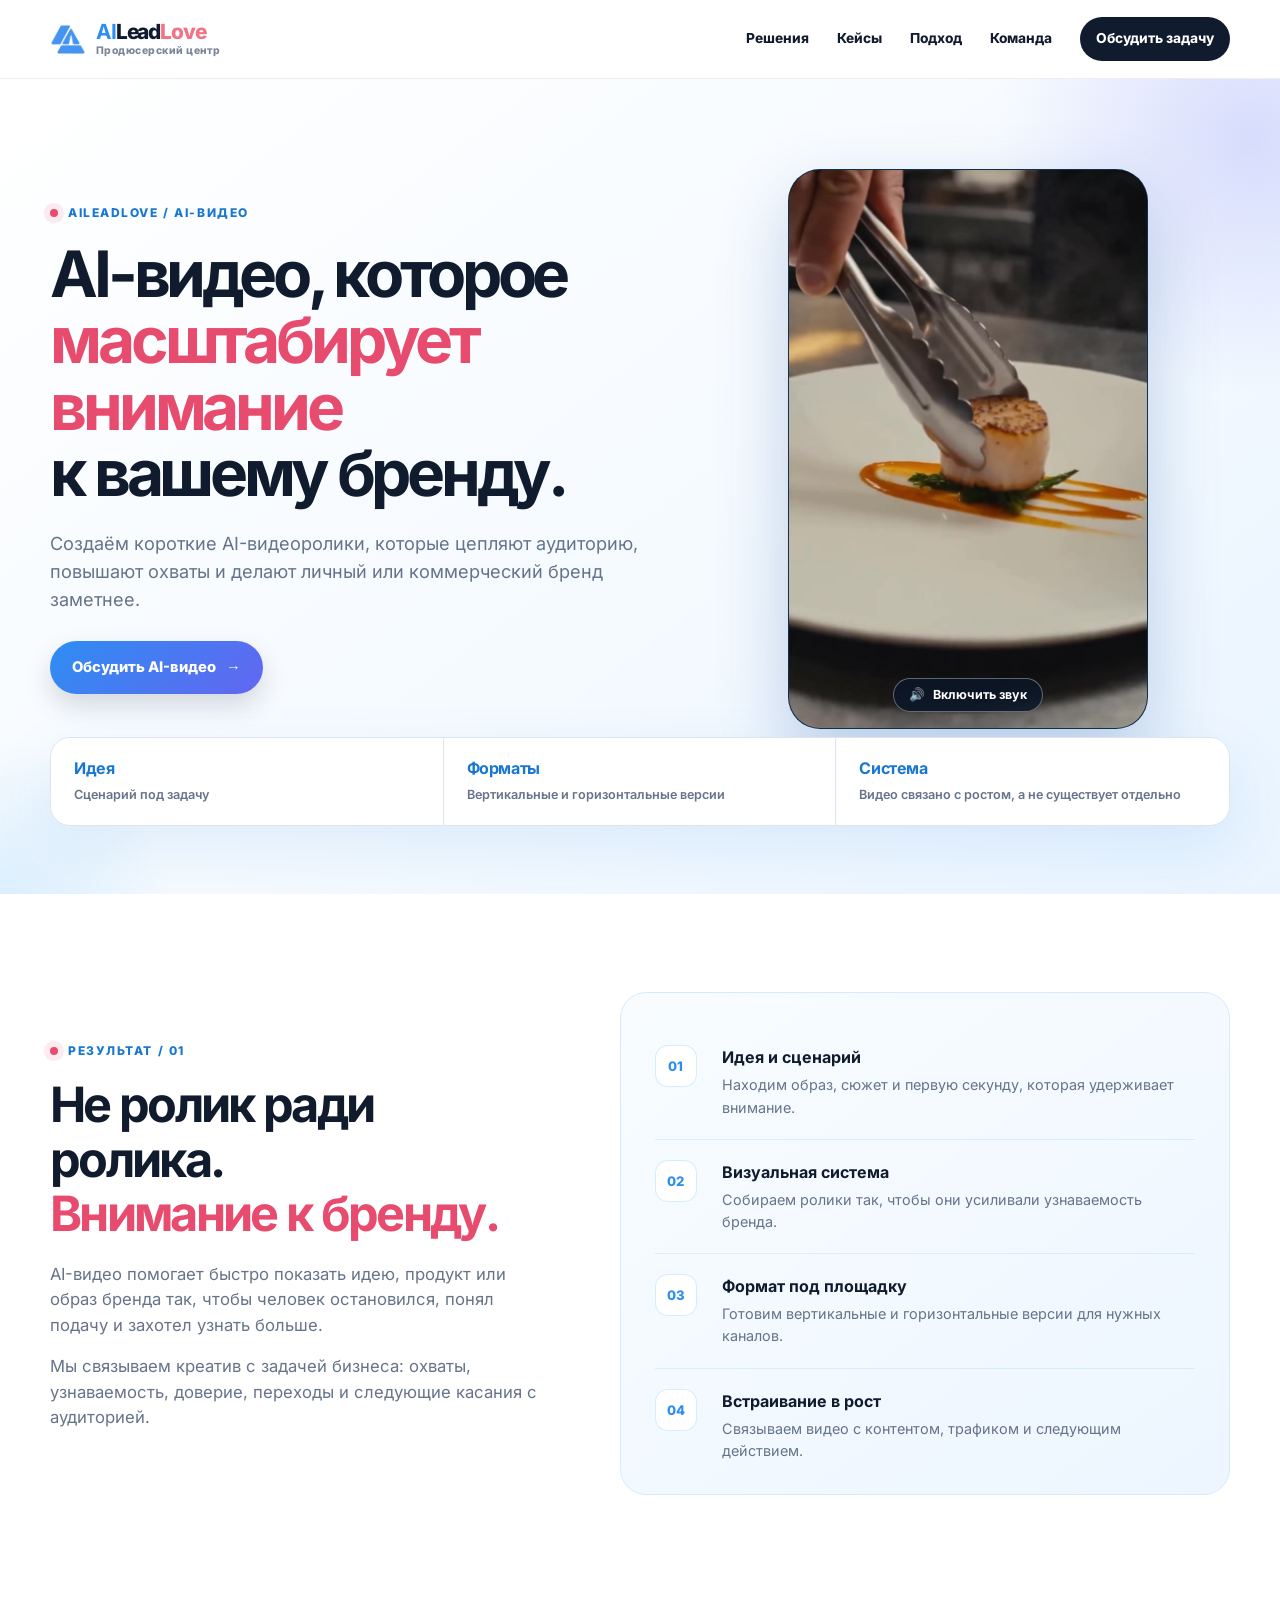
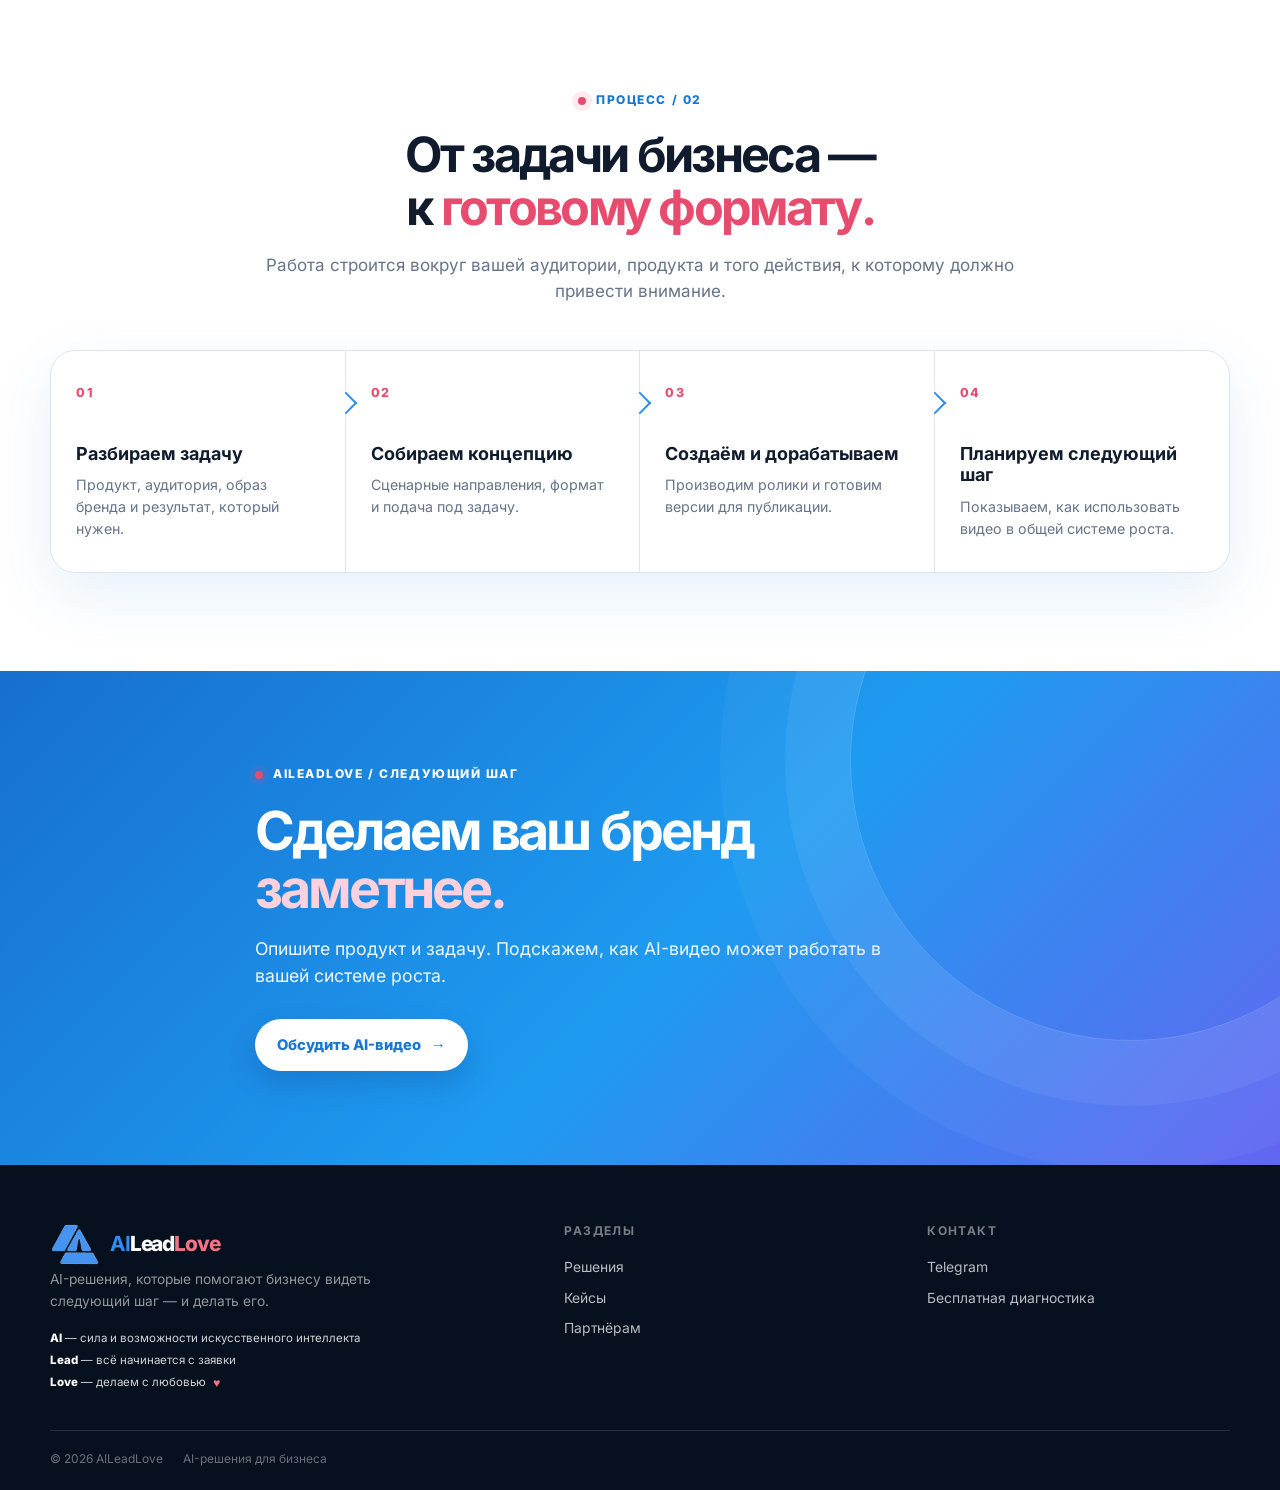
<file: aivideo/index.html>
<!DOCTYPE html>

<html lang="ru"><head><meta charset="utf-8"/><meta content="width=device-width, initial-scale=1" name="viewport"/><meta content="Виральные AI-видеоролики AILeadLove для роста охватов, узнаваемости, доверия и заявок личного или коммерческого бренда." name="description"/><meta content="index, follow, max-image-preview:large, max-snippet:-1, max-video-preview:-1" name="robots"/><link href="https://aileadlove.ru/aivideo/" rel="canonical"/><meta content="website" property="og:type"/><meta content="Виральные AI-видеоролики для бренда — AILeadLove" property="og:title"/><meta content="Виральные AI-видеоролики AILeadLove для роста охватов, узнаваемости, доверия и заявок личного или коммерческого бренда." property="og:description"/><meta content="https://aileadlove.ru/aivideo/" property="og:url"/><title>Виральные AI-видеоролики для бренда — AILeadLove</title><link href="../fonts/inter.css" rel="stylesheet"/><link href="../service-pages.css?v=pricing-final-20260908" rel="stylesheet"/><script type="application/ld+json">{"@context":"https://schema.org","@type":"Service","name":"AI-видео для роста бренда","provider":{"@type":"Organization","name":"AILeadLove","url":"https://aileadlove.ru/"},"description":"AI-видеоролики от AILeadLove: для роста охватов, узнаваемости и доверия к личному или коммерческому бренду.","url":"https://aileadlove.ru/aivideo/"}</script> <meta content="summary_large_image" name="twitter:card"/>
<meta content="Виральные AI-видеоролики для бренда — AILeadLove" name="twitter:title"/>
<meta content="Виральные AI-видеоролики AILeadLove для роста охватов, узнаваемости, доверия и заявок личного или коммерческого бренда." name="twitter:description"/>
<link href="https://aileadlove.ru/aivideo/" hreflang="ru" rel="alternate"/>
<link href="https://aileadlove.com/aivideo/" hreflang="en" rel="alternate"/>
<link href="https://aileadlove.com/aivideo/" hreflang="x-default" rel="alternate"/>
<link rel="stylesheet" href="../responsive-fix.css?v=20261109"><link rel="stylesheet" href="../premium.css?v=20261109"></head><body><div class="floating-hearts" aria-hidden="true"><span class="heart heart-1">♥</span><span class="heart heart-2">♥</span><span class="heart heart-3">♥</span><span class="heart heart-4">♥</span><span class="heart heart-5">♥</span><span class="heart heart-6">♥</span><span class="heart heart-7">♥</span><span class="heart heart-8">♥</span></div><header class="site-nav"><div class="shell nav-inner"><a class="wordmark" href="../"><span class="brand-topline"><img src="../images/logo-mark.png" alt="" width="34" height="34"><span class="brand-name"><b>AI</b>Lead<span class="wordmark-love">Love</span></span></span><small class="brand-subtitle">Продюсерский центр</small></a><button class="menu-toggle" type="button" aria-label="Открыть меню" aria-expanded="false"><i></i><i></i><i></i></button><nav class="site-menu"><a href="../#services">Решения</a><a href="../cases/">Кейсы</a><a href="../#approach">Подход</a><a href="../#team">Команда</a><a class="nav-action" href="../#contact">Обсудить задачу</a></nav></div></header><main><section class="hero"><div class="wrap hero-grid"><div><div class="eyebrow">AILeadLove / AI-видео</div><h1>AI-видео, которое<br/><span class="accent">масштабирует внимание</span><br/>к вашему бренду.</h1><p>Создаём короткие AI-видеоролики, которые цепляют аудиторию, повышают охваты и делают личный или коммерческий бренд заметнее.</p><a class="button" href="https://t.me/lekslevin" rel="noopener noreferrer" target="_blank">Обсудить AI-видео <span>→</span></a></div><div class="hero-video-wrap"><video aria-label="Брендовый ролик AILeadLove" autoplay="" class="hero-brand-video" loop="" muted="" playsinline="" poster="../videos/aileadlove-brand-video-poster.jpg" preload="auto"><source src="../videos/aileadlove-brand-video.mp4" type="video/mp4"/></video><button aria-label="Включить звук" aria-pressed="false" class="hero-video-sound" data-hero-sound="" type="button"><span aria-hidden="true">🔊</span><span>Включить звук</span></button></div></div><div class="wrap"><div class="benefit-strip"><div class="benefit"><b>Идея</b><span>Сценарий под задачу</span></div><div class="benefit"><b>Форматы</b><span>Вертикальные и горизонтальные версии</span></div><div class="benefit"><b>Система</b><span>Видео связано с ростом, а не существует отдельно</span></div></div></div></section><section class="section white" id="what"><div class="wrap split"><div class="split-copy"><div class="eyebrow">Результат / 01</div><h2>Не ролик ради ролика.<br/><span class="accent">Внимание к бренду.</span></h2><p>AI-видео помогает быстро показать идею, продукт или образ бренда так, чтобы человек остановился, понял подачу и захотел узнать больше.</p><p>Мы связываем креатив с задачей бизнеса: охваты, узнаваемость, доверие, переходы и следующие касания с аудиторией.</p></div><div class="steps"><div class="step"><span class="step-num">01</span><div><h3>Идея и сценарий</h3><p>Находим образ, сюжет и первую секунду, которая удерживает внимание.</p></div></div><div class="step"><span class="step-num">02</span><div><h3>Визуальная система</h3><p>Собираем ролики так, чтобы они усиливали узнаваемость бренда.</p></div></div><div class="step"><span class="step-num">03</span><div><h3>Формат под площадку</h3><p>Готовим вертикальные и горизонтальные версии для нужных каналов.</p></div></div><div class="step"><span class="step-num">04</span><div><h3>Встраивание в рост</h3><p>Связываем видео с контентом, трафиком и следующим действием.</p></div></div></div></div></section><section class="section" id="process"><div class="wrap"><div class="section-title"><div class="eyebrow">Процесс / 02</div><h2>От задачи бизнеса —<br/>к <span class="accent">готовому формату.</span></h2><p>Работа строится вокруг вашей аудитории, продукта и того действия, к которому должно привести внимание.</p></div><div class="route"><article class="route-step"><span class="route-n">01</span><h3>Разбираем задачу</h3><p>Продукт, аудитория, образ бренда и результат, который нужен.</p></article><article class="route-step"><span class="route-n">02</span><h3>Собираем концепцию</h3><p>Сценарные направления, формат и подача под задачу.</p></article><article class="route-step"><span class="route-n">03</span><h3>Создаём и дорабатываем</h3><p>Производим ролики и готовим версии для публикации.</p></article><article class="route-step"><span class="route-n">04</span><h3>Планируем следующий шаг</h3><p>Показываем, как использовать видео в общей системе роста.</p></article></div></div></section><section class="closing"><div class="wrap closingin"><div class="eyebrow" style="color:#fff">AILeadLove / следующий шаг</div><h2>Сделаем ваш бренд<br/><span style="color:#ffd1dc">заметнее.</span></h2><p>Опишите продукт и задачу. Подскажем, как AI-видео может работать в вашей системе роста.</p><a class="button" href="https://t.me/lekslevin" rel="noopener noreferrer" target="_blank">Обсудить AI-видео <span>→</span></a></div></section></main><footer class="site-footer"><div class="shell footer-grid"><div><a class="wordmark footer-wordmark" href="../"><span class="brand-topline"><img src="../images/logo-mark.png" alt="" width="30" height="30"><span class="brand-name"><b>AI</b>Lead<span class="wordmark-love">Love</span></span></span></a><p>AI-решения, которые помогают бизнесу видеть следующий шаг — и делать его.</p><div class="footer-meaning"><span><b>AI</b> — сила и возможности искусственного интеллекта</span><span><b>Lead</b> — всё начинается с заявки</span><span><b>Love</b> — делаем с любовью <span class="heart-pulse" aria-hidden="true">♥</span></span></div></div><div><h4>Разделы</h4><a href="../#services">Решения</a><a href="../cases/">Кейсы</a><a href="../partners/">Партнёрам</a></div><div><h4>Контакт</h4><a href="https://t.me/lekslevin" target="_blank" rel="noopener noreferrer">Telegram</a><a href="../#contact">Бесплатная диагностика</a></div></div><div class="shell footer-bottom"><div class="footer-meta"><span>© 2026 AILeadLove</span><span>AI-решения для бизнеса</span></div></div></footer><script>(function(){const menuButton=document.querySelector('.menu'),links=document.querySelector('.links');if(menuButton&&links){menuButton.addEventListener('click',function(){const opened=links.classList.toggle('open');menuButton.setAttribute('aria-expanded',String(opened));});links.addEventListener('click',function(event){if(event.target.tagName==='A'){links.classList.remove('open');menuButton.setAttribute('aria-expanded','false');}});}const video=document.querySelector('.hero-brand-video'),sound=document.querySelector('[data-hero-sound]');if(video){video.muted=true;const attempt=video.play();if(attempt){attempt.catch(function(){});}}if(sound&&video){sound.addEventListener('click',function(){video.muted=!video.muted;const label=video.muted?'Включить звук':'Выключить звук';sound.setAttribute('aria-pressed',String(!video.muted));sound.setAttribute('aria-label',label);sound.querySelector('span:last-child').textContent=label;if(video.paused){video.play().catch(function(){});}});}const load=function(frame){if(frame.dataset.loaded)return;frame.src=frame.dataset.vkEmbed;frame.dataset.loaded='1';};const list=document.querySelectorAll('[data-vk-embed]');if('IntersectionObserver'in window){const io=new IntersectionObserver(function(entries){entries.forEach(function(entry){if(entry.isIntersecting){load(entry.target);io.unobserve(entry.target);}});},{rootMargin:'300px 0px'});list.forEach(function(frame){io.observe(frame);});}else{list.forEach(load);}})();</script><script>const t=document.querySelector(".menu-toggle"),m=document.querySelector(".site-menu");if(t&&m)t.addEventListener("click",()=>{const o=m.classList.toggle("is-open");t.setAttribute("aria-expanded",String(o))});</script></body></html>
</file>
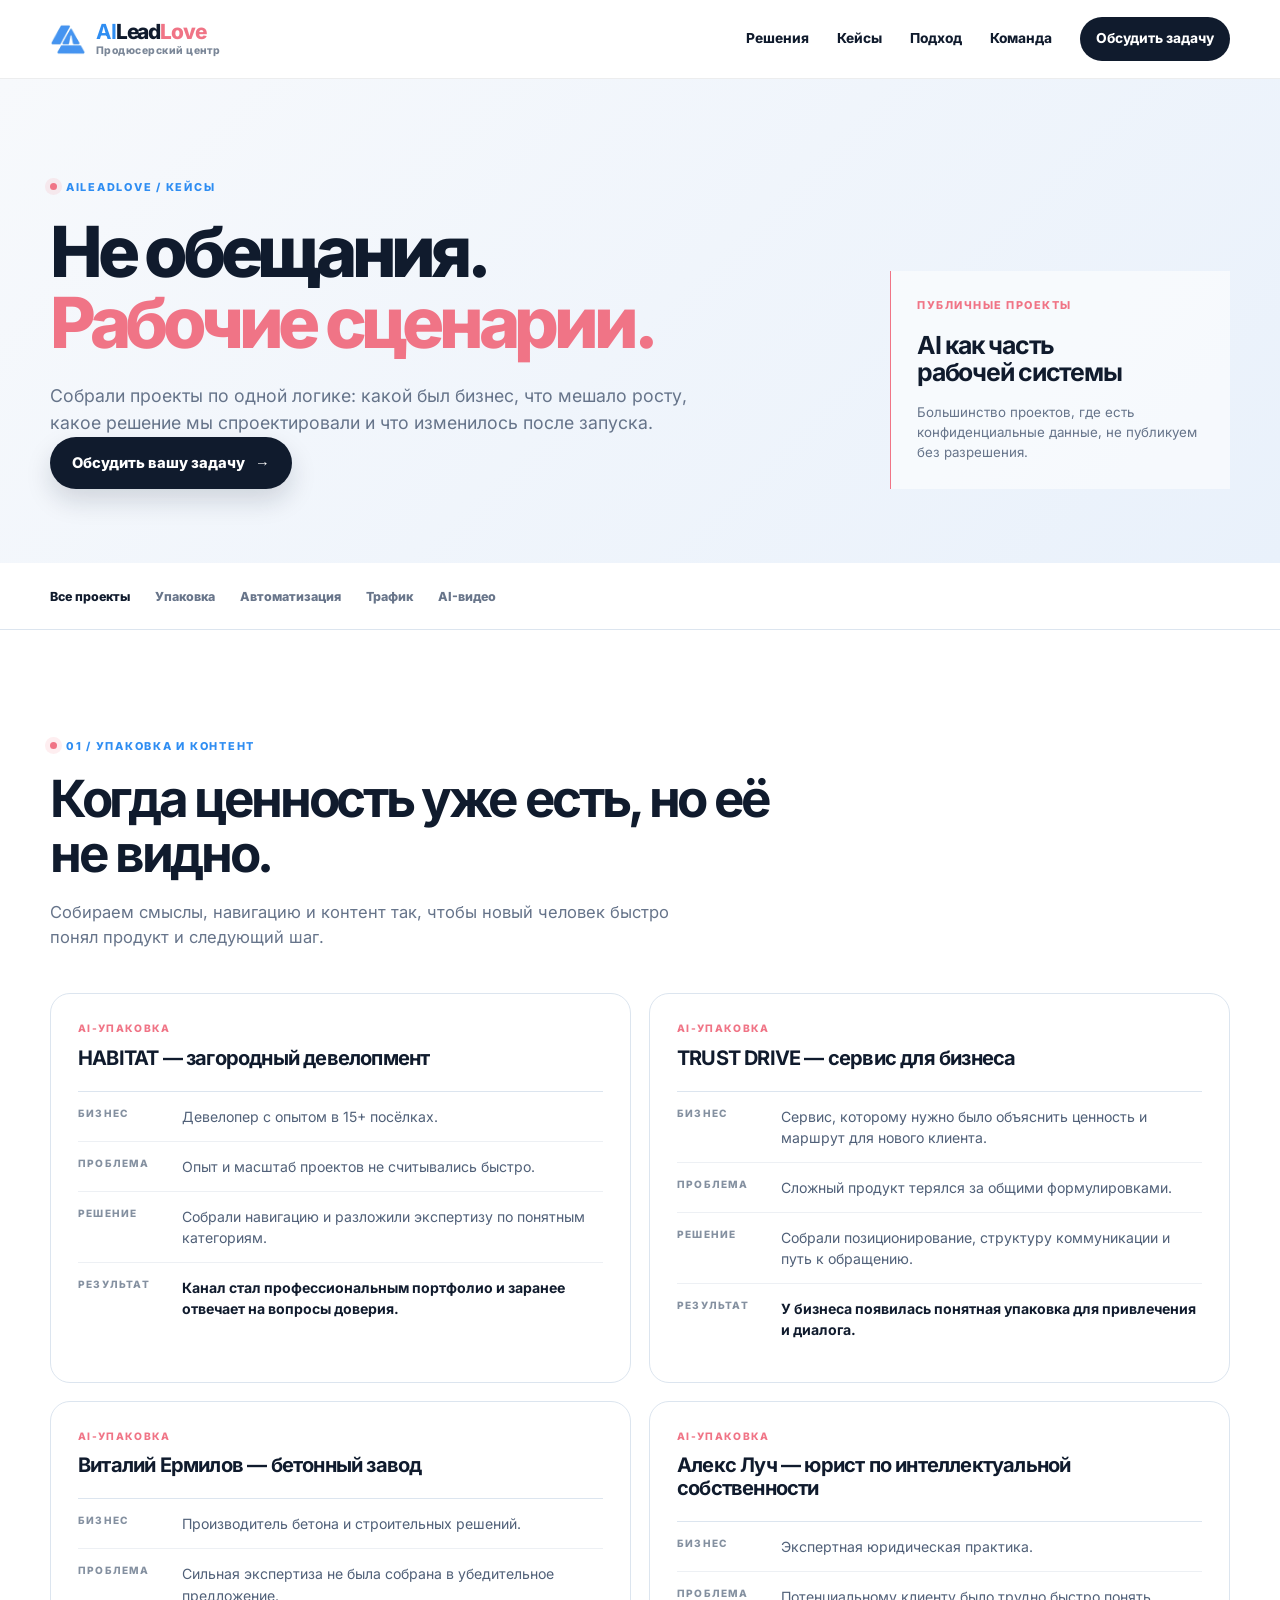
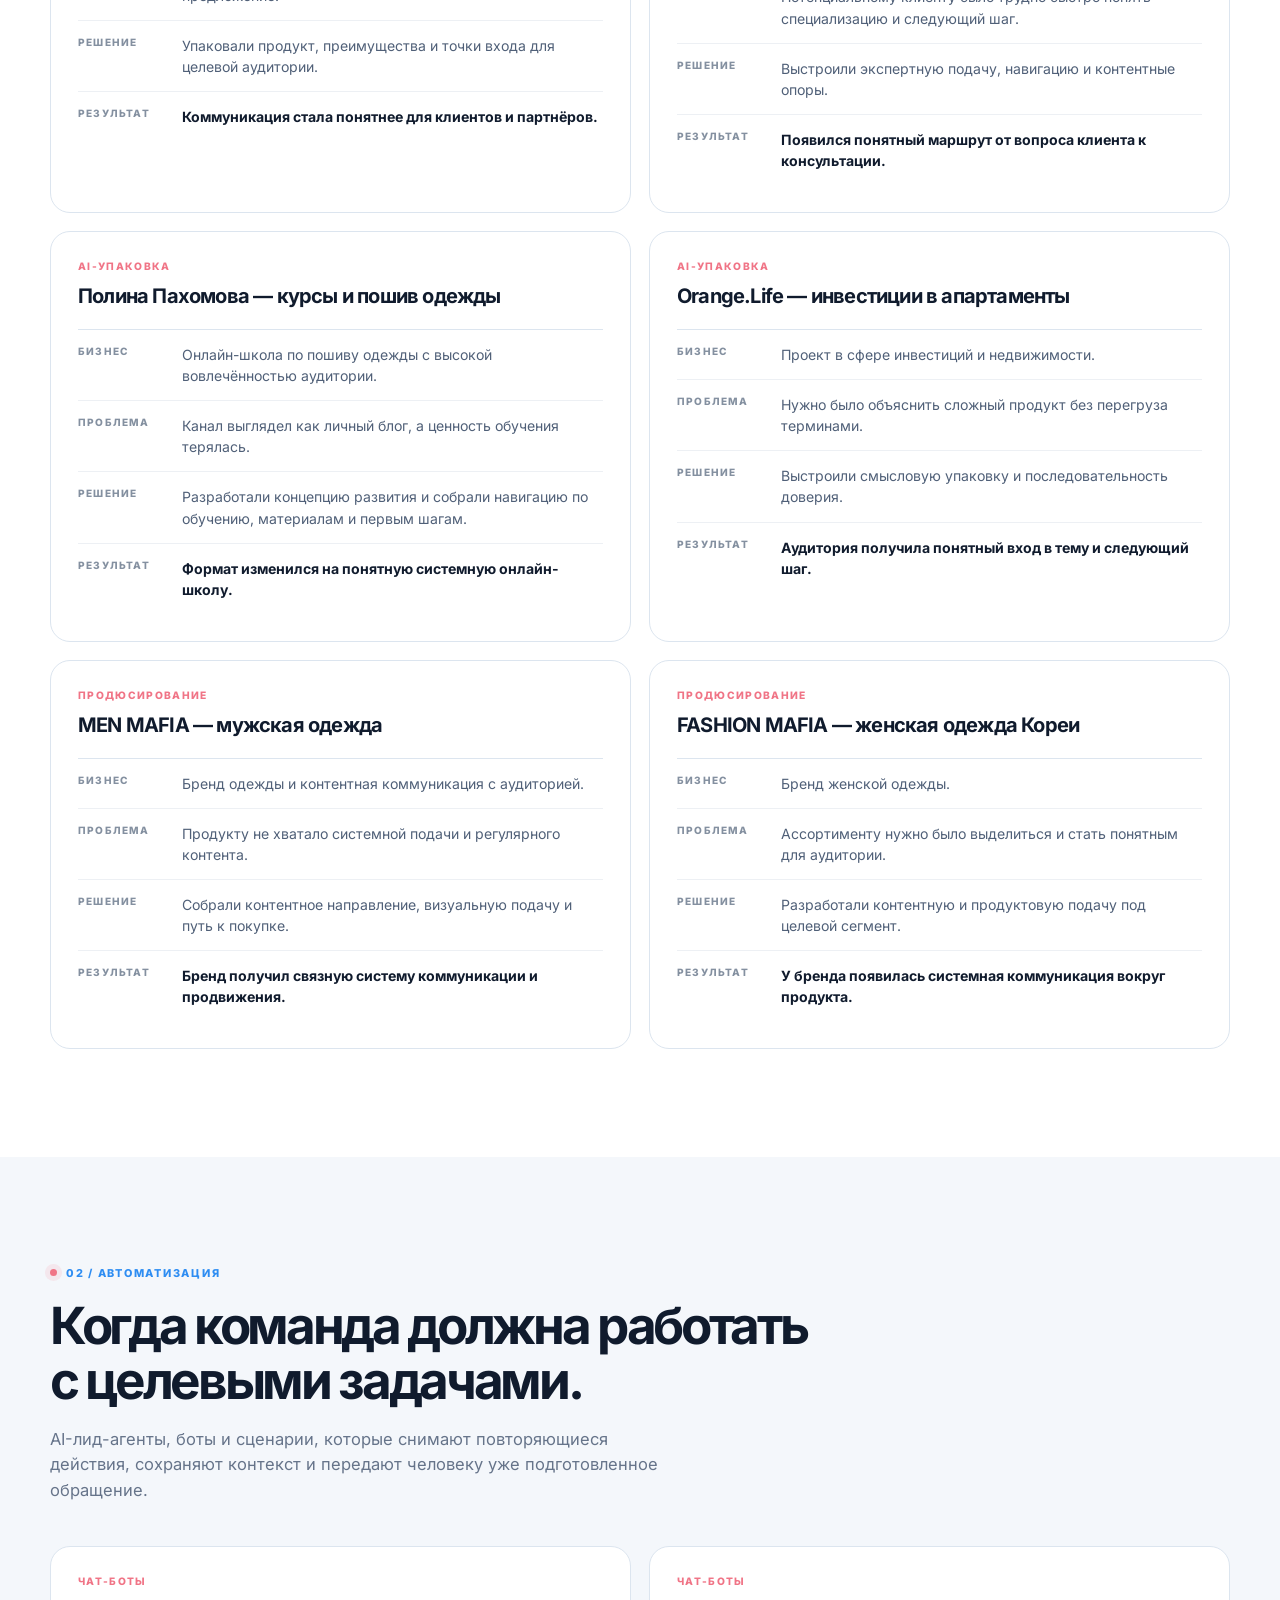
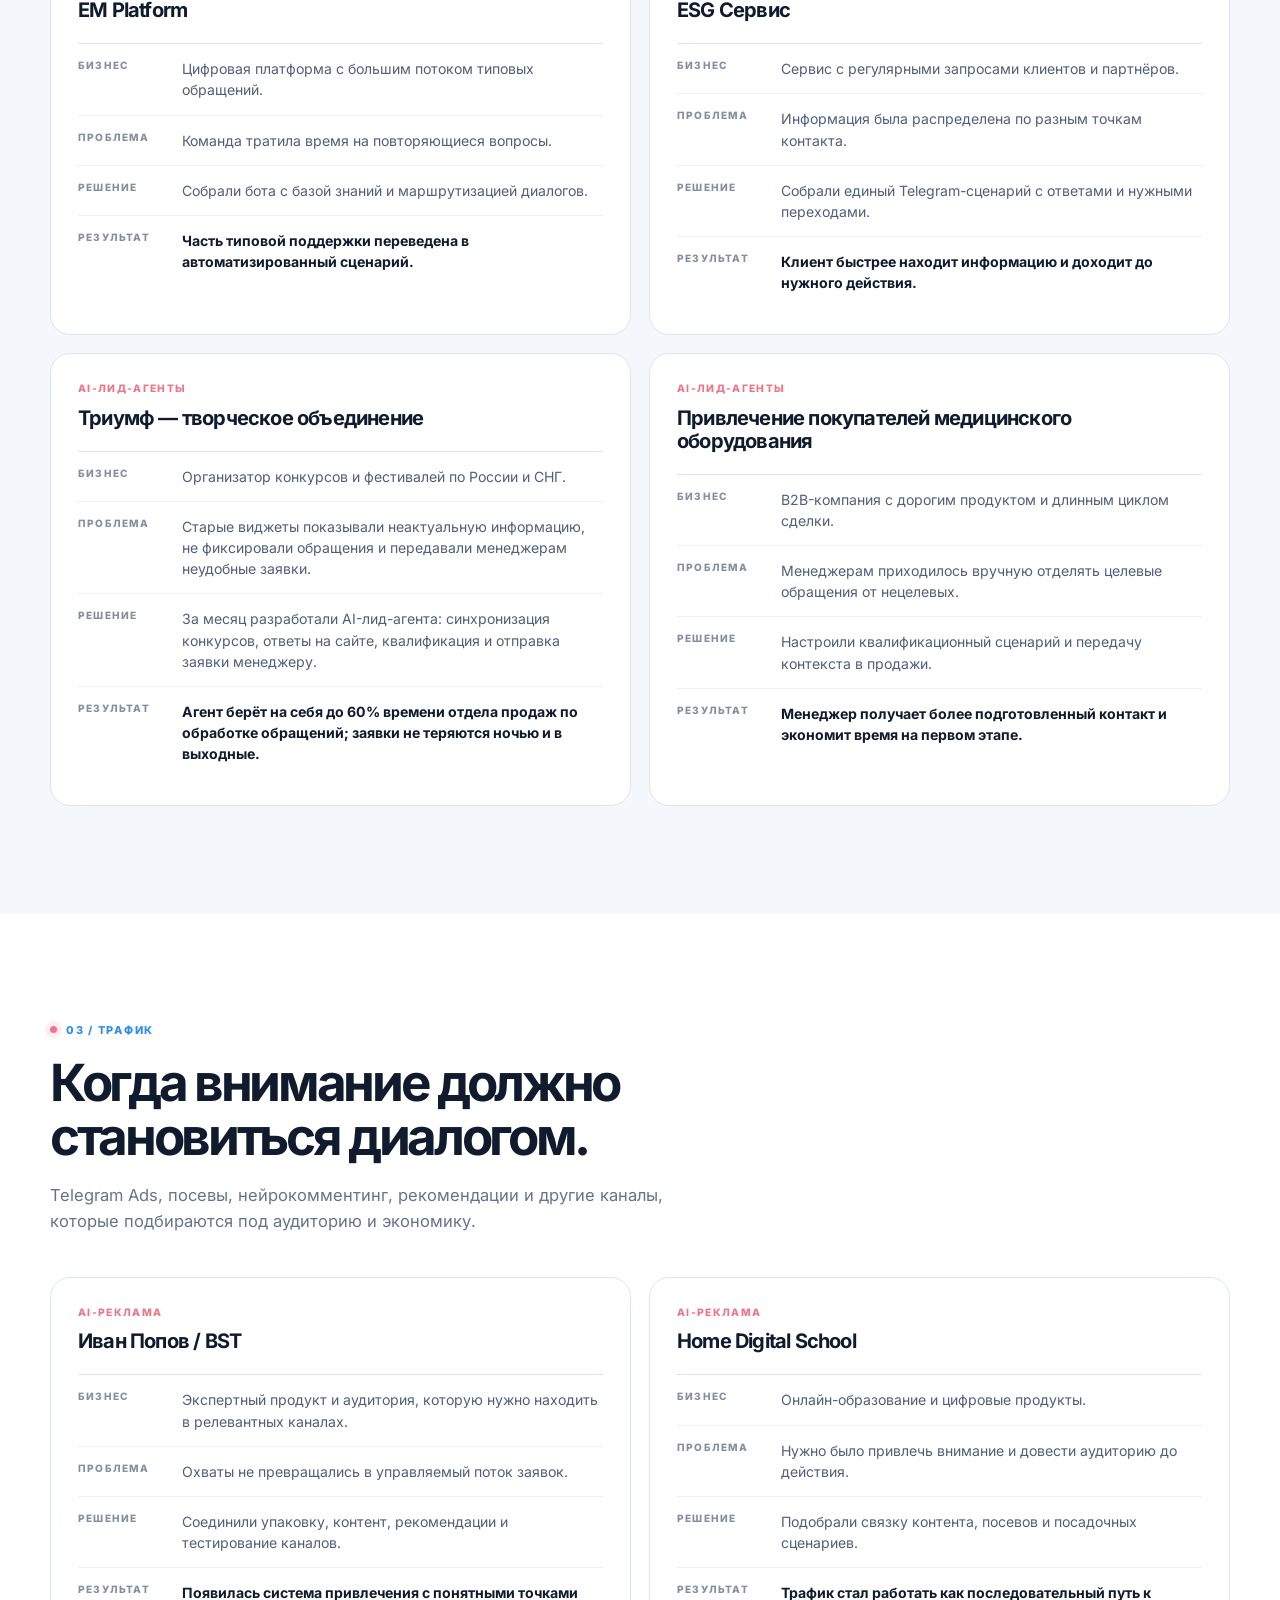
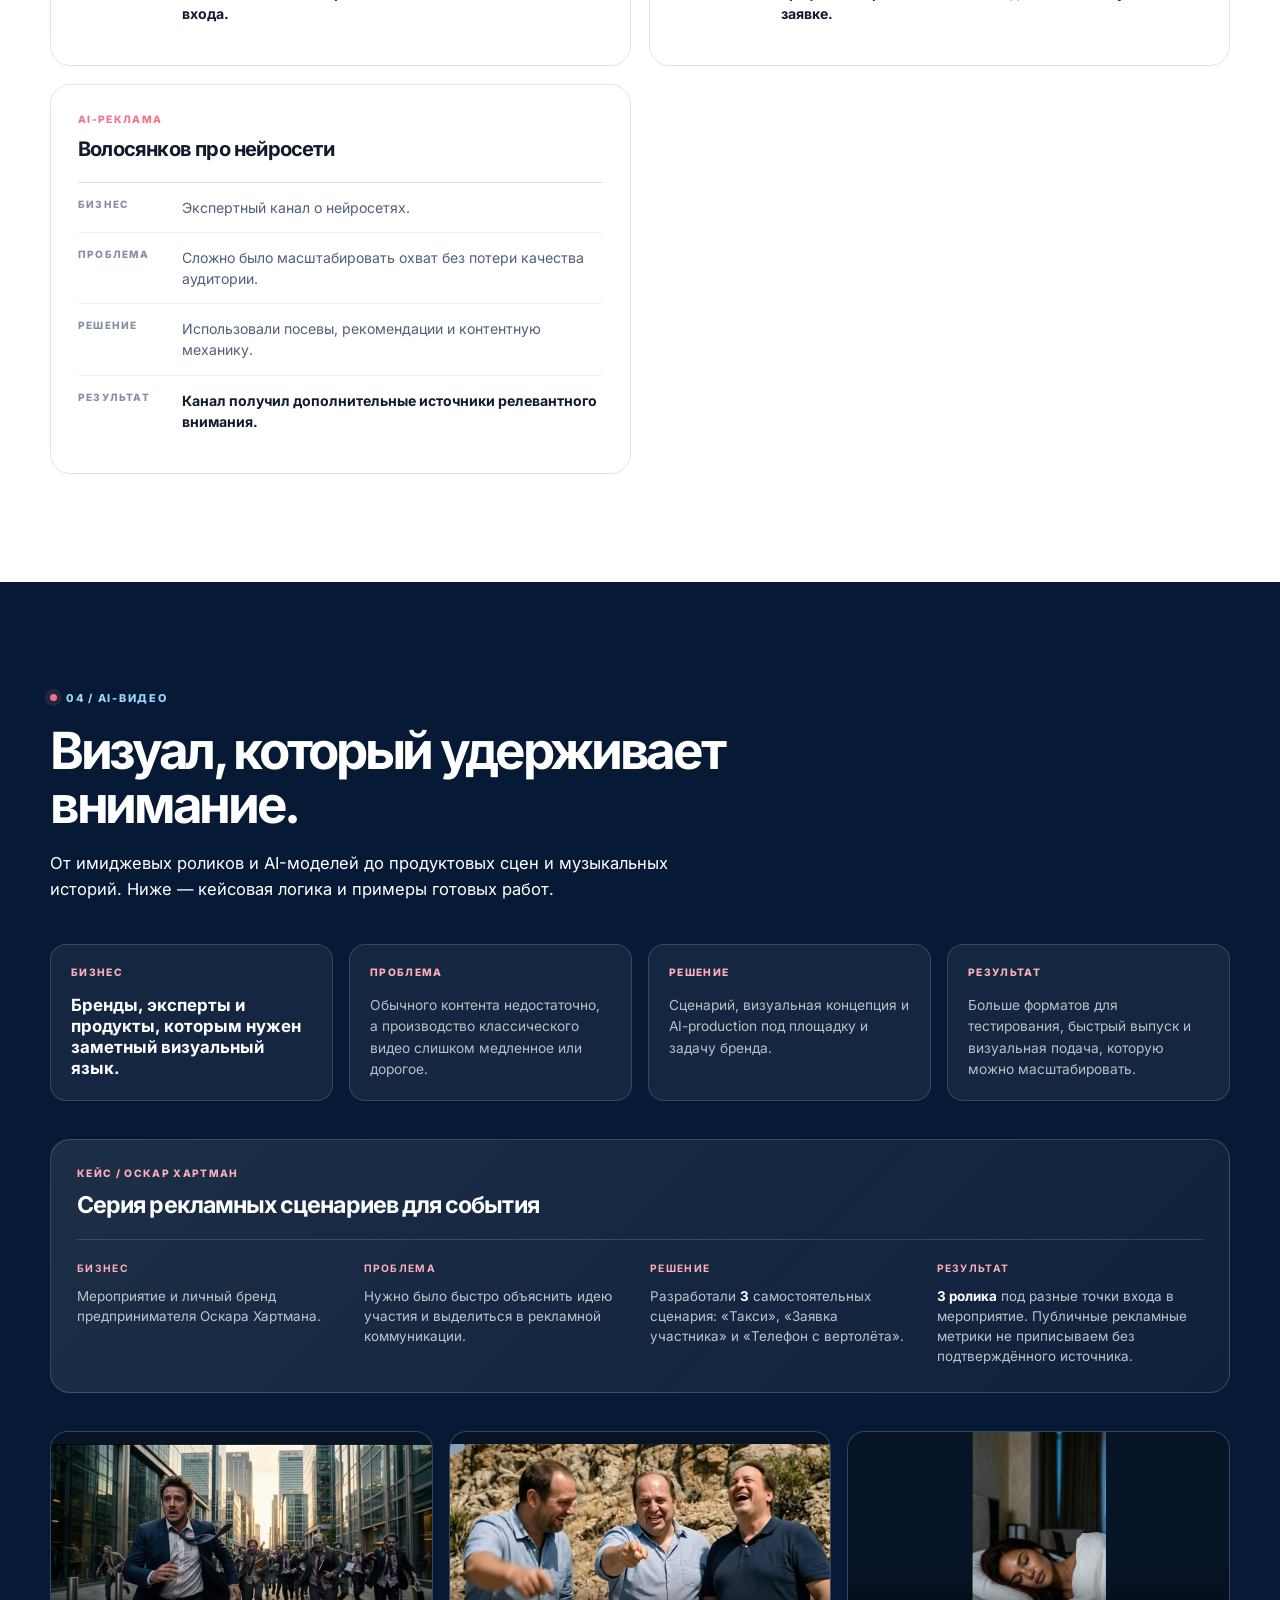
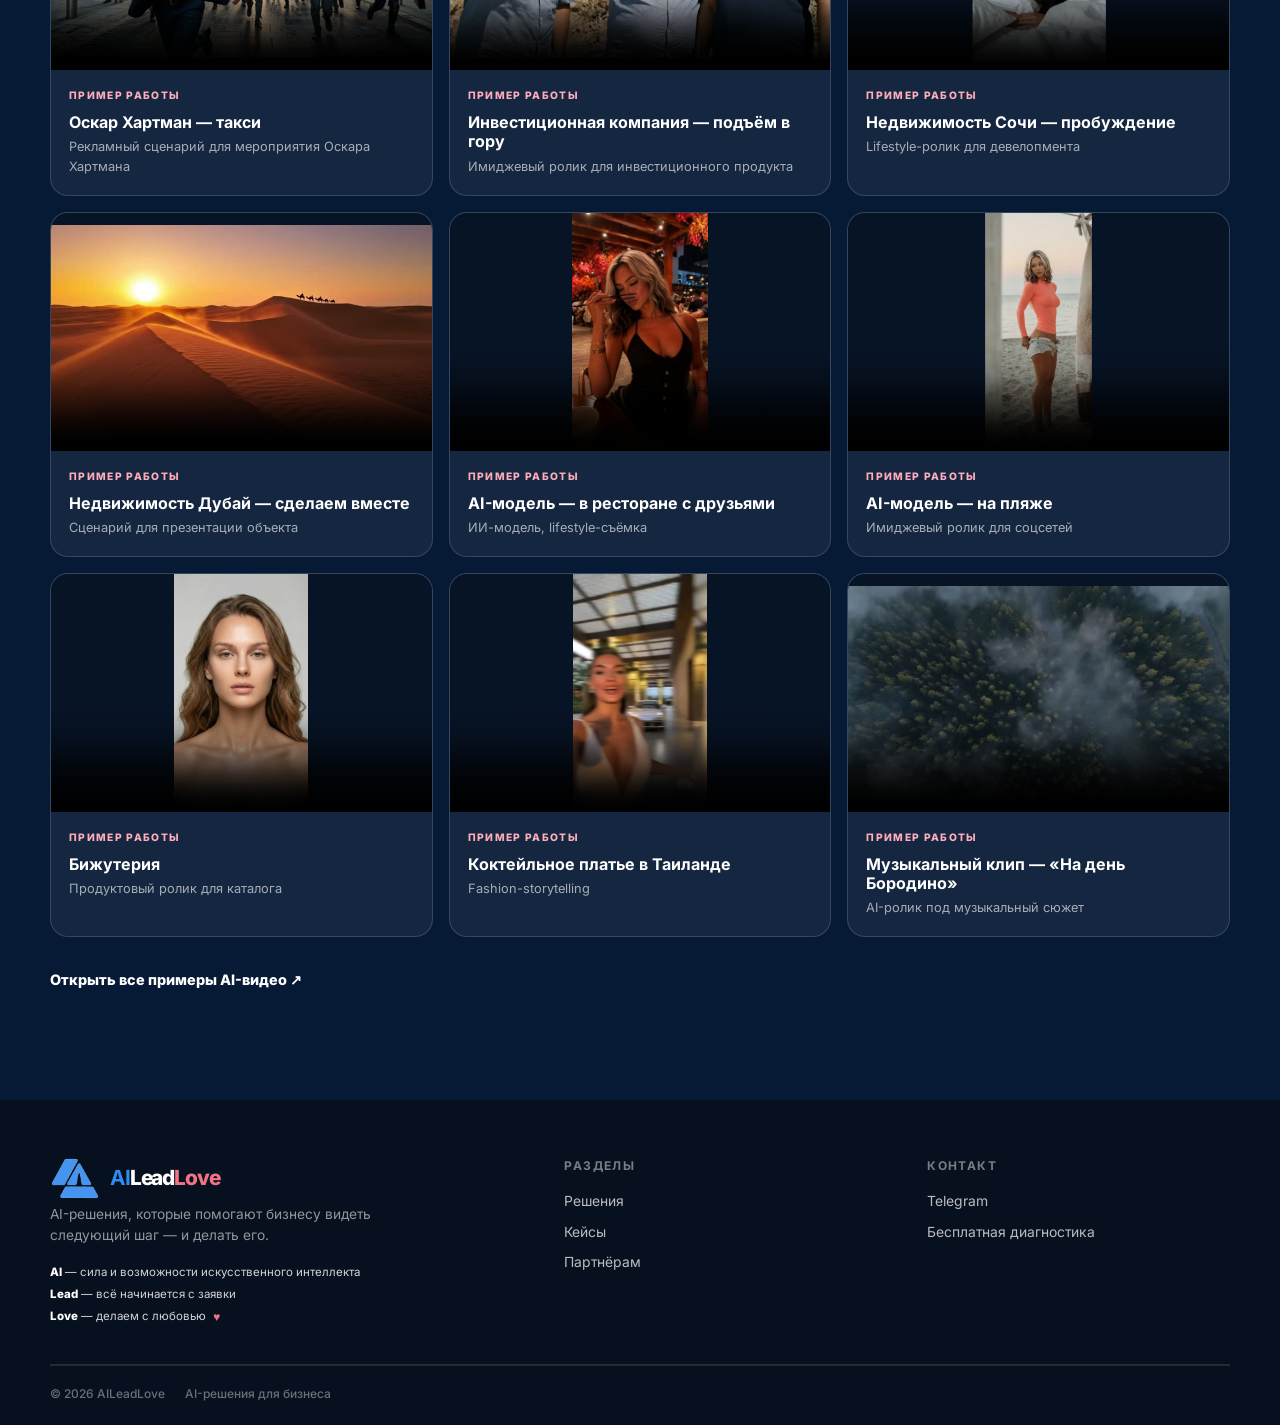
<file: cases/index.html>
<!doctype html><html lang="ru"><head><meta charset="utf-8"><meta name="viewport" content="width=device-width, initial-scale=1"><link rel="preconnect" href="https://fonts.googleapis.com"><meta name="robots" content="index, follow"><meta name="description" content="Кейсы AILeadLove: бизнес, проблема, решение и результат — AI-упаковка, AI-реклама, AI-лид-агенты, чат-боты, продюсирование и AI-видео."><link rel="canonical" href="https://aileadlove.ru/cases/"><title>Кейсы AILeadLove — бизнес, проблема, решение, результат</title><link rel="stylesheet" href="../fonts/inter.css"><link rel="stylesheet" href="../styles.css?v=premium-20261109"><link rel="stylesheet" href="../premium.css?v=20261109"></head><body><div class="floating-hearts" aria-hidden="true"><span class="heart heart-1">♥</span><span class="heart heart-2">♥</span><span class="heart heart-3">♥</span><span class="heart heart-4">♥</span><span class="heart heart-5">♥</span><span class="heart heart-6">♥</span><span class="heart heart-7">♥</span><span class="heart heart-8">♥</span></div><header class="site-nav"><div class="shell nav-inner"><a class="wordmark" href="../"><span class="brand-topline"><img src="../images/logo-mark.png" alt="" width="34" height="34"><span class="brand-name"><b>AI</b>Lead<span class="wordmark-love">Love</span></span></span><small class="brand-subtitle">Продюсерский центр</small></a><button class="menu-toggle" type="button" aria-label="Открыть меню" aria-expanded="false"><i></i><i></i><i></i></button><nav class="site-menu"><a href="../#services">Решения</a><a href="../cases/">Кейсы</a><a href="../#approach">Подход</a><a href="../#team">Команда</a><a class="nav-action" href="../#contact">Обсудить задачу</a></nav></div></header><main><section class="page-hero"><div class="shell page-hero-grid"><div><span class="overline">AILeadLove / кейсы</span><h1>Не обещания.<br><em>Рабочие сценарии.</em></h1><p>Собрали проекты по одной логике: какой был бизнес, что мешало росту, какое решение мы спроектировали и что изменилось после запуска.</p><a class="button button-dark" href="../#contact">Обсудить вашу задачу <span>→</span></a></div><div class="page-hero-note"><span>Публичные проекты</span><strong>AI как часть<br>рабочей системы</strong><small>Большинство проектов, где есть конфиденциальные данные, не публикуем без разрешения.</small></div></div></section><section class="filter-strip"><div class="shell filter-inner"><span>Все проекты</span><a href="#packaging">Упаковка</a><a href="#automation">Автоматизация</a><a href="#traffic">Трафик</a><a href="#video">AI-видео</a></div></section><section class="cases-section" id="packaging"><div class="shell"><div class="section-heading left"><span class="overline">01 / Упаковка и контент</span><h2>Когда ценность уже есть, но её не видно.</h2><p>Собираем смыслы, навигацию и контент так, чтобы новый человек быстро понял продукт и следующий шаг.</p></div><div class="case-grid-v2"><article class="case-card-v2"><div class="case-card-top"><span class="case-kicker">AI-упаковка</span><h3>HABITAT — загородный девелопмент</h3></div><dl><div><dt>Бизнес</dt><dd>Девелопер с опытом в 15+ посёлках.</dd></div><div><dt>Проблема</dt><dd>Опыт и масштаб проектов не считывались быстро.</dd></div><div><dt>Решение</dt><dd>Собрали навигацию и разложили экспертизу по понятным категориям.</dd></div><div class="case-result"><dt>Результат</dt><dd>Канал стал профессиональным портфолио и заранее отвечает на вопросы доверия.</dd></div></dl></article><article class="case-card-v2"><div class="case-card-top"><span class="case-kicker">AI-упаковка</span><h3>TRUST DRIVE — сервис для бизнеса</h3></div><dl><div><dt>Бизнес</dt><dd>Сервис, которому нужно было объяснить ценность и маршрут для нового клиента.</dd></div><div><dt>Проблема</dt><dd>Сложный продукт терялся за общими формулировками.</dd></div><div><dt>Решение</dt><dd>Собрали позиционирование, структуру коммуникации и путь к обращению.</dd></div><div class="case-result"><dt>Результат</dt><dd>У бизнеса появилась понятная упаковка для привлечения и диалога.</dd></div></dl></article><article class="case-card-v2"><div class="case-card-top"><span class="case-kicker">AI-упаковка</span><h3>Виталий Ермилов — бетонный завод</h3></div><dl><div><dt>Бизнес</dt><dd>Производитель бетона и строительных решений.</dd></div><div><dt>Проблема</dt><dd>Сильная экспертиза не была собрана в убедительное предложение.</dd></div><div><dt>Решение</dt><dd>Упаковали продукт, преимущества и точки входа для целевой аудитории.</dd></div><div class="case-result"><dt>Результат</dt><dd>Коммуникация стала понятнее для клиентов и партнёров.</dd></div></dl></article><article class="case-card-v2"><div class="case-card-top"><span class="case-kicker">AI-упаковка</span><h3>Алекс Луч — юрист по интеллектуальной собственности</h3></div><dl><div><dt>Бизнес</dt><dd>Экспертная юридическая практика.</dd></div><div><dt>Проблема</dt><dd>Потенциальному клиенту было трудно быстро понять специализацию и следующий шаг.</dd></div><div><dt>Решение</dt><dd>Выстроили экспертную подачу, навигацию и контентные опоры.</dd></div><div class="case-result"><dt>Результат</dt><dd>Появился понятный маршрут от вопроса клиента к консультации.</dd></div></dl></article><article class="case-card-v2"><div class="case-card-top"><span class="case-kicker">AI-упаковка</span><h3>Полина Пахомова — курсы и пошив одежды</h3></div><dl><div><dt>Бизнес</dt><dd>Онлайн-школа по пошиву одежды с высокой вовлечённостью аудитории.</dd></div><div><dt>Проблема</dt><dd>Канал выглядел как личный блог, а ценность обучения терялась.</dd></div><div><dt>Решение</dt><dd>Разработали концепцию развития и собрали навигацию по обучению, материалам и первым шагам.</dd></div><div class="case-result"><dt>Результат</dt><dd>Формат изменился на понятную системную онлайн-школу.</dd></div></dl></article><article class="case-card-v2"><div class="case-card-top"><span class="case-kicker">AI-упаковка</span><h3>Orange.Life — инвестиции в апартаменты</h3></div><dl><div><dt>Бизнес</dt><dd>Проект в сфере инвестиций и недвижимости.</dd></div><div><dt>Проблема</dt><dd>Нужно было объяснить сложный продукт без перегруза терминами.</dd></div><div><dt>Решение</dt><dd>Выстроили смысловую упаковку и последовательность доверия.</dd></div><div class="case-result"><dt>Результат</dt><dd>Аудитория получила понятный вход в тему и следующий шаг.</dd></div></dl></article><article class="case-card-v2"><div class="case-card-top"><span class="case-kicker">Продюсирование</span><h3>MEN MAFIA — мужская одежда</h3></div><dl><div><dt>Бизнес</dt><dd>Бренд одежды и контентная коммуникация с аудиторией.</dd></div><div><dt>Проблема</dt><dd>Продукту не хватало системной подачи и регулярного контента.</dd></div><div><dt>Решение</dt><dd>Собрали контентное направление, визуальную подачу и путь к покупке.</dd></div><div class="case-result"><dt>Результат</dt><dd>Бренд получил связную систему коммуникации и продвижения.</dd></div></dl></article><article class="case-card-v2"><div class="case-card-top"><span class="case-kicker">Продюсирование</span><h3>FASHION MAFIA — женская одежда Кореи</h3></div><dl><div><dt>Бизнес</dt><dd>Бренд женской одежды.</dd></div><div><dt>Проблема</dt><dd>Ассортименту нужно было выделиться и стать понятным для аудитории.</dd></div><div><dt>Решение</dt><dd>Разработали контентную и продуктовую подачу под целевой сегмент.</dd></div><div class="case-result"><dt>Результат</dt><dd>У бренда появилась системная коммуникация вокруг продукта.</dd></div></dl></article></div></div></section><section class="cases-section section-tint" id="automation"><div class="shell"><div class="section-heading left"><span class="overline">02 / Автоматизация</span><h2>Когда команда должна работать с целевыми задачами.</h2><p>AI-лид-агенты, боты и сценарии, которые снимают повторяющиеся действия, сохраняют контекст и передают человеку уже подготовленное обращение.</p></div><div class="case-grid-v2"><article class="case-card-v2"><div class="case-card-top"><span class="case-kicker">Чат-боты</span><h3>EM Platform</h3></div><dl><div><dt>Бизнес</dt><dd>Цифровая платформа с большим потоком типовых обращений.</dd></div><div><dt>Проблема</dt><dd>Команда тратила время на повторяющиеся вопросы.</dd></div><div><dt>Решение</dt><dd>Собрали бота с базой знаний и маршрутизацией диалогов.</dd></div><div class="case-result"><dt>Результат</dt><dd>Часть типовой поддержки переведена в автоматизированный сценарий.</dd></div></dl></article><article class="case-card-v2"><div class="case-card-top"><span class="case-kicker">Чат-боты</span><h3>ESG Сервис</h3></div><dl><div><dt>Бизнес</dt><dd>Сервис с регулярными запросами клиентов и партнёров.</dd></div><div><dt>Проблема</dt><dd>Информация была распределена по разным точкам контакта.</dd></div><div><dt>Решение</dt><dd>Собрали единый Telegram-сценарий с ответами и нужными переходами.</dd></div><div class="case-result"><dt>Результат</dt><dd>Клиент быстрее находит информацию и доходит до нужного действия.</dd></div></dl></article><article class="case-card-v2"><div class="case-card-top"><span class="case-kicker">AI-лид-агенты</span><h3>Триумф — творческое объединение</h3></div><dl><div><dt>Бизнес</dt><dd>Организатор конкурсов и фестивалей по России и СНГ.</dd></div><div><dt>Проблема</dt><dd>Старые виджеты показывали неактуальную информацию, не фиксировали обращения и передавали менеджерам неудобные заявки.</dd></div><div><dt>Решение</dt><dd>За месяц разработали AI-лид-агента: синхронизация конкурсов, ответы на сайте, квалификация и отправка заявки менеджеру.</dd></div><div class="case-result"><dt>Результат</dt><dd>Агент берёт на себя до 60% времени отдела продаж по обработке обращений; заявки не теряются ночью и в выходные.</dd></div></dl></article><article class="case-card-v2"><div class="case-card-top"><span class="case-kicker">AI-лид-агенты</span><h3>Привлечение покупателей медицинского оборудования</h3></div><dl><div><dt>Бизнес</dt><dd>B2B-компания с дорогим продуктом и длинным циклом сделки.</dd></div><div><dt>Проблема</dt><dd>Менеджерам приходилось вручную отделять целевые обращения от нецелевых.</dd></div><div><dt>Решение</dt><dd>Настроили квалификационный сценарий и передачу контекста в продажи.</dd></div><div class="case-result"><dt>Результат</dt><dd>Менеджер получает более подготовленный контакт и экономит время на первом этапе.</dd></div></dl></article></div></div></section><section class="cases-section" id="traffic"><div class="shell"><div class="section-heading left"><span class="overline">03 / Трафик</span><h2>Когда внимание должно становиться диалогом.</h2><p>Telegram Ads, посевы, нейрокомментинг, рекомендации и другие каналы, которые подбираются под аудиторию и экономику.</p></div><div class="case-grid-v2"><article class="case-card-v2"><div class="case-card-top"><span class="case-kicker">AI-реклама</span><h3>Иван Попов / BST</h3></div><dl><div><dt>Бизнес</dt><dd>Экспертный продукт и аудитория, которую нужно находить в релевантных каналах.</dd></div><div><dt>Проблема</dt><dd>Охваты не превращались в управляемый поток заявок.</dd></div><div><dt>Решение</dt><dd>Соединили упаковку, контент, рекомендации и тестирование каналов.</dd></div><div class="case-result"><dt>Результат</dt><dd>Появилась система привлечения с понятными точками входа.</dd></div></dl></article><article class="case-card-v2"><div class="case-card-top"><span class="case-kicker">AI-реклама</span><h3>Home Digital School</h3></div><dl><div><dt>Бизнес</dt><dd>Онлайн-образование и цифровые продукты.</dd></div><div><dt>Проблема</dt><dd>Нужно было привлечь внимание и довести аудиторию до действия.</dd></div><div><dt>Решение</dt><dd>Подобрали связку контента, посевов и посадочных сценариев.</dd></div><div class="case-result"><dt>Результат</dt><dd>Трафик стал работать как последовательный путь к заявке.</dd></div></dl></article><article class="case-card-v2"><div class="case-card-top"><span class="case-kicker">AI-реклама</span><h3>Волосянков про нейросети</h3></div><dl><div><dt>Бизнес</dt><dd>Экспертный канал о нейросетях.</dd></div><div><dt>Проблема</dt><dd>Сложно было масштабировать охват без потери качества аудитории.</dd></div><div><dt>Решение</dt><dd>Использовали посевы, рекомендации и контентную механику.</dd></div><div class="case-result"><dt>Результат</dt><dd>Канал получил дополнительные источники релевантного внимания.</dd></div></dl></article></div></div></section><section class="cases-section section-dark-wrap" id="video"><div class="shell"><div class="section-heading left light"><span class="overline overline-light">04 / AI-видео</span><h2>Визуал, который удерживает внимание.</h2><p>От имиджевых роликов и AI-моделей до продуктовых сцен и музыкальных историй. Ниже — кейсовая логика и примеры готовых работ.</p></div><div class="video-case-intro"><div><span class="case-kicker">Бизнес</span><h3>Бренды, эксперты и продукты, которым нужен заметный визуальный язык.</h3></div><div><span class="case-kicker">Проблема</span><p>Обычного контента недостаточно, а производство классического видео слишком медленное или дорогое.</p></div><div><span class="case-kicker">Решение</span><p>Сценарий, визуальная концепция и AI-production под площадку и задачу бренда.</p></div><div><span class="case-kicker">Результат</span><p>Больше форматов для тестирования, быстрый выпуск и визуальная подача, которую можно масштабировать.</p></div></div><article class="video-case-feature"><div class="case-feature-head"><span class="case-kicker">КЕЙС / ОСКАР ХАРТМАН</span><h3>Серия рекламных сценариев для события</h3></div><div class="case-feature-grid"><div><b>Бизнес</b><p>Мероприятие и личный бренд предпринимателя Оскара Хартмана.</p></div><div><b>Проблема</b><p>Нужно было быстро объяснить идею участия и выделиться в рекламной коммуникации.</p></div><div><b>Решение</b><p>Разработали <strong>3</strong> самостоятельных сценария: «Такси», «Заявка участника» и «Телефон с вертолёта».</p></div><div><b>Результат</b><p><strong>3 ролика</strong> под разные точки входа в мероприятие. Публичные рекламные метрики не приписываем без подтверждённого источника.</p></div></div></article><div class="media-grid"><article class="media-card"><div class="media-frame"><video data-src="https://files.manuscdn.com/user_upload_by_module/session_file/310519663458361072/nsSyitCSgDnRMyfM.mp4#t=0.1" poster="../images/video-posters/video-01.jpg" controls preload="none" playsinline></video></div><div class="media-copy"><span class="case-kicker">ПРИМЕР РАБОТЫ</span><h3>Оскар Хартман — такси</h3><p>Рекламный сценарий для мероприятия Оскара Хартмана</p></div></article><article class="media-card"><div class="media-frame"><video data-src="https://files.manuscdn.com/user_upload_by_module/session_file/310519663458361072/zsUzGgtIaPBCnYhM.mp4#t=0.1" poster="../images/video-posters/video-02.jpg" controls preload="none" playsinline></video></div><div class="media-copy"><span class="case-kicker">ПРИМЕР РАБОТЫ</span><h3>Инвестиционная компания — подъём в гору</h3><p>Имиджевый ролик для инвестиционного продукта</p></div></article><article class="media-card"><div class="media-frame"><video data-src="https://files.manuscdn.com/user_upload_by_module/session_file/310519663458361072/RxBdEgqCXCQwCIoO.mp4#t=0.1" poster="../images/video-posters/video-03.jpg" controls preload="none" playsinline></video></div><div class="media-copy"><span class="case-kicker">ПРИМЕР РАБОТЫ</span><h3>Недвижимость Сочи — пробуждение</h3><p>Lifestyle-ролик для девелопмента</p></div></article><article class="media-card"><div class="media-frame"><video data-src="https://files.manuscdn.com/user_upload_by_module/session_file/310519663458361072/KXxPgrzJeBShbvqm.mp4#t=0.1" poster="../images/video-posters/video-04.jpg" controls preload="none" playsinline></video></div><div class="media-copy"><span class="case-kicker">ПРИМЕР РАБОТЫ</span><h3>Недвижимость Дубай — сделаем вместе</h3><p>Сценарий для презентации объекта</p></div></article><article class="media-card"><div class="media-frame"><video data-src="https://files.manuscdn.com/user_upload_by_module/session_file/310519663458361072/kXxBTepdJysOMYGn.mp4#t=0.1" poster="../images/video-posters/video-05.jpg" controls preload="none" playsinline></video></div><div class="media-copy"><span class="case-kicker">ПРИМЕР РАБОТЫ</span><h3>AI-модель — в ресторане с друзьями</h3><p>ИИ-модель, lifestyle-съёмка</p></div></article><article class="media-card"><div class="media-frame"><video data-src="https://files.manuscdn.com/user_upload_by_module/session_file/310519663458361072/KgQdQMvHjysqglyY.mp4#t=0.1" poster="../images/video-posters/video-06.jpg" controls preload="none" playsinline></video></div><div class="media-copy"><span class="case-kicker">ПРИМЕР РАБОТЫ</span><h3>AI-модель — на пляже</h3><p>Имиджевый ролик для соцсетей</p></div></article><article class="media-card"><div class="media-frame"><video data-src="https://files.manuscdn.com/user_upload_by_module/session_file/310519663458361072/EvZEkgCUYwrCUxhC.mp4#t=0.1" poster="../images/video-posters/video-07.jpg" controls preload="none" playsinline></video></div><div class="media-copy"><span class="case-kicker">ПРИМЕР РАБОТЫ</span><h3>Бижутерия</h3><p>Продуктовый ролик для каталога</p></div></article><article class="media-card"><div class="media-frame"><video data-src="https://files.manuscdn.com/user_upload_by_module/session_file/310519663458361072/VDEXMOCMRGliTwOC.mp4#t=0.1" poster="../images/video-posters/video-08.jpg" controls preload="none" playsinline></video></div><div class="media-copy"><span class="case-kicker">ПРИМЕР РАБОТЫ</span><h3>Коктейльное платье в Таиланде</h3><p>Fashion-storytelling</p></div></article><article class="media-card"><div class="media-frame"><video data-src="https://files.manuscdn.com/user_upload_by_module/session_file/310519663458361072/tUgGyLsSzwVrlyoS.mp4#t=0.1" poster="../images/video-posters/video-09.jpg" controls preload="none" playsinline></video></div><div class="media-copy"><span class="case-kicker">ПРИМЕР РАБОТЫ</span><h3>Музыкальный клип — «На день Бородино»</h3><p>AI-ролик под музыкальный сюжет</p></div></article></div><a class="text-action light-action" href="../aivideo/">Открыть все примеры AI-видео <span>↗</span></a></div></section><script>document.querySelectorAll(".media-frame video").forEach(function(v){function fit(){var f=v.parentElement;f.classList.toggle("portrait",v.videoHeight>v.videoWidth);f.classList.toggle("landscape",v.videoWidth>=v.videoHeight)}function load(){if(!v.src){v.src=v.dataset.src;v.load()} }v.addEventListener("loadedmetadata",fit);v.addEventListener("pointerdown",load,{once:true});v.addEventListener("play",load,{once:true})});</script></main><footer class="site-footer"><div class="shell footer-grid"><div><a class="wordmark footer-wordmark" href="../"><span class="brand-topline"><img src="../images/logo-mark.png" alt="" width="30" height="30"><span class="brand-name"><b>AI</b>Lead<span class="wordmark-love">Love</span></span></span></a><p>AI-решения, которые помогают бизнесу видеть следующий шаг — и делать его.</p><div class="footer-meaning"><span><b>AI</b> — сила и возможности искусственного интеллекта</span><span><b>Lead</b> — всё начинается с заявки</span><span><b>Love</b> — делаем с любовью <span class="heart-pulse" aria-hidden="true">♥</span></span></div></div><div><h4>Разделы</h4><a href="../#services">Решения</a><a href="../cases/">Кейсы</a><a href="../partners/">Партнёрам</a></div><div><h4>Контакт</h4><a href="https://t.me/lekslevin" target="_blank" rel="noopener noreferrer">Telegram</a><a href="../#contact">Бесплатная диагностика</a></div></div><div class="shell footer-bottom"><div class="footer-meta"><span>© 2026 AILeadLove</span><span>AI-решения для бизнеса</span></div></div></footer><script>const t=document.querySelector('.menu-toggle'),m=document.querySelector('.site-menu');if(t&&m)t.addEventListener('click',()=>{const o=m.classList.toggle('is-open');t.setAttribute('aria-expanded',String(o))});</script></body></html>
</file>
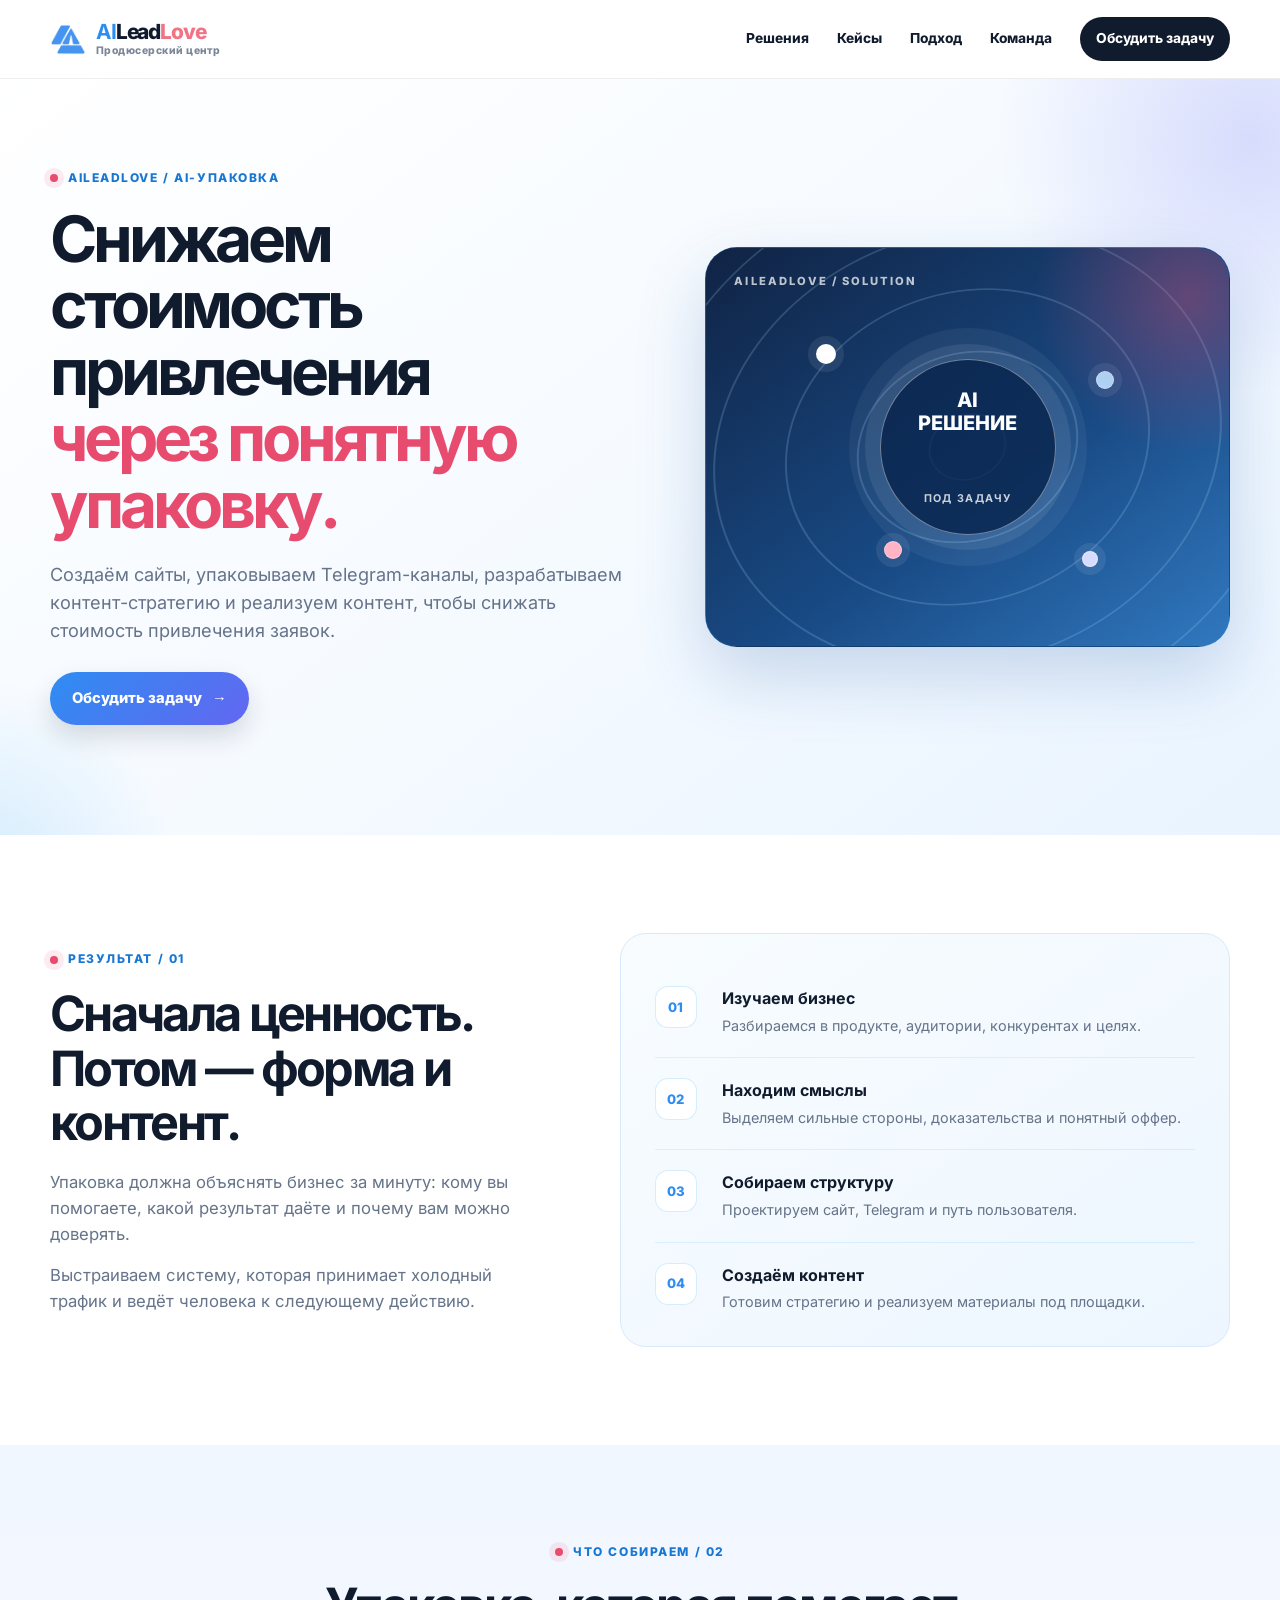
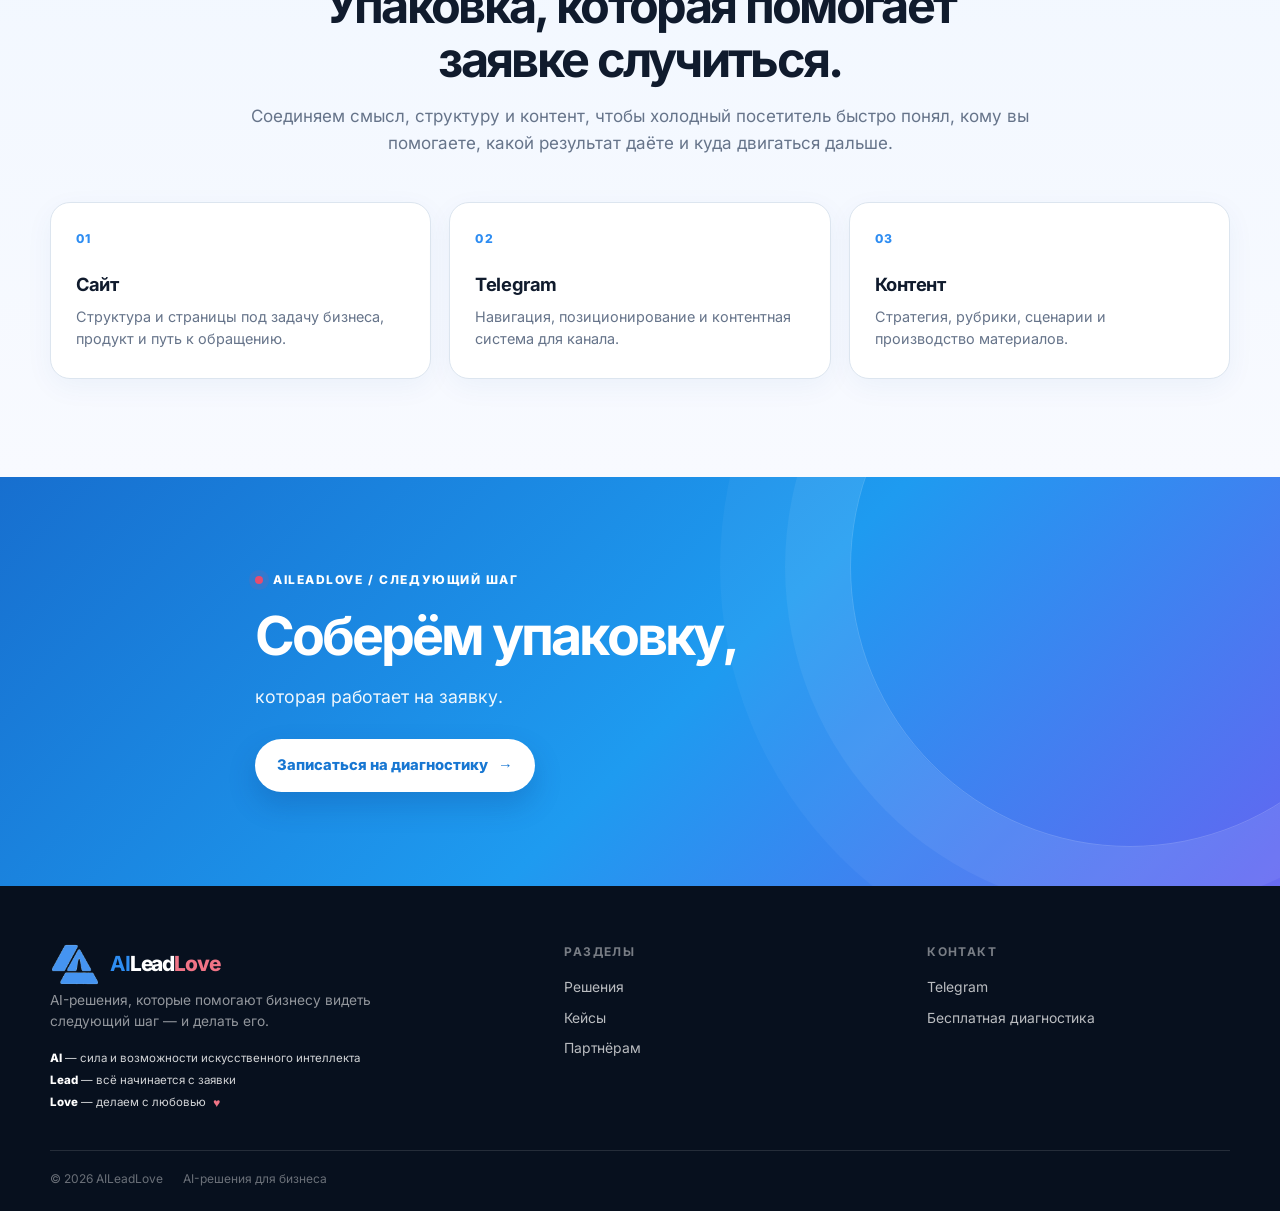
<file: packaging/index.html>
<!doctype html><html lang="ru"><head><meta charset="utf-8"><meta name="viewport" content="width=device-width, initial-scale=1"><meta name="description" content="Создаём сайты, упаковываем Telegram-каналы, разрабатываем контент-стратегию и реализуем контент, чтобы снижать стоимость привлечения заявок."><link rel="canonical" href="https://aileadlove.ru/packaging/"><title>AI-упаковка бизнеса — AILeadLove</title><link rel="stylesheet" href="../fonts/inter.css"><link rel="stylesheet" href="../service-pages.css?v=pricing-final-20260908"><meta name="robots" content="index, follow"><link rel="alternate" hreflang="ru" href="https://aileadlove.ru/packaging/"><link rel="alternate" hreflang="en" href="https://aileadlove.com/packaging/"><link rel="stylesheet" href="../responsive-fix.css?v=20261109"><link rel="stylesheet" href="../premium.css?v=20261109"></head><body><div class="floating-hearts" aria-hidden="true"><span class="heart heart-1">♥</span><span class="heart heart-2">♥</span><span class="heart heart-3">♥</span><span class="heart heart-4">♥</span><span class="heart heart-5">♥</span><span class="heart heart-6">♥</span><span class="heart heart-7">♥</span><span class="heart heart-8">♥</span></div><header class="site-nav"><div class="shell nav-inner"><a class="wordmark" href="../"><span class="brand-topline"><img src="../images/logo-mark.png" alt="" width="34" height="34"><span class="brand-name"><b>AI</b>Lead<span class="wordmark-love">Love</span></span></span><small class="brand-subtitle">Продюсерский центр</small></a><button class="menu-toggle" type="button" aria-label="Открыть меню" aria-expanded="false"><i></i><i></i><i></i></button><nav class="site-menu"><a href="../#services">Решения</a><a href="../cases/">Кейсы</a><a href="../#approach">Подход</a><a href="../#team">Команда</a><a class="nav-action" href="../#contact">Обсудить задачу</a></nav></div></header><main><section class="hero"><div class="wrap hero-grid"><div><div class="eyebrow">AILeadLove / AI-упаковка</div><h1>Снижаем стоимость привлечения<br><span class="accent">через понятную упаковку.</span></h1><p>Создаём сайты, упаковываем Telegram-каналы, разрабатываем контент-стратегию и реализуем контент, чтобы снижать стоимость привлечения заявок.</p><a class="button" href="https://t.me/lekslevin" target="_blank" rel="noopener noreferrer">Обсудить задачу <span>→</span></a></div><div><div class="visual"><span class="visual-label">AILeadLove / solution</span><span class="visual-orb o1"></span><span class="visual-orb o2"></span><span class="visual-orb o3"></span><span class="visual-orb o4"></span><div class="visual-core">AI<br>РЕШЕНИЕ<br><span>под задачу</span></div></div></div></div></section><section class="section white" id="what"><div class="wrap split"><div class="split-copy"><div class="eyebrow">Результат / 01</div><h2>Сначала ценность. Потом — форма и контент.</h2><p>Упаковка должна объяснять бизнес за минуту: кому вы помогаете, какой результат даёте и почему вам можно доверять.</p><p>Выстраиваем систему, которая принимает холодный трафик и ведёт человека к следующему действию.</p></div><div class="steps"><div class="step"><span class="step-num">01</span><div><h3>Изучаем бизнес</h3><p>Разбираемся в продукте, аудитории, конкурентах и целях.</p></div></div><div class="step"><span class="step-num">02</span><div><h3>Находим смыслы</h3><p>Выделяем сильные стороны, доказательства и понятный оффер.</p></div></div><div class="step"><span class="step-num">03</span><div><h3>Собираем структуру</h3><p>Проектируем сайт, Telegram и путь пользователя.</p></div></div><div class="step"><span class="step-num">04</span><div><h3>Создаём контент</h3><p>Готовим стратегию и реализуем материалы под площадки.</p></div></div></div></div></section><section class="section band"><div class="wrap"><div class="section-title"><div class="eyebrow">Что собираем / 02</div><h2>Упаковка, которая помогает заявке случиться.</h2><p>Соединяем смысл, структуру и контент, чтобы холодный посетитель быстро понял, кому вы помогаете, какой результат даёте и куда двигаться дальше.</p></div><div class="cards"><article class="card"><span class="card-index">01</span><h3>Сайт</h3><p>Структура и страницы под задачу бизнеса, продукт и путь к обращению.</p></article><article class="card"><span class="card-index">02</span><h3>Telegram</h3><p>Навигация, позиционирование и контентная система для канала.</p></article><article class="card"><span class="card-index">03</span><h3>Контент</h3><p>Стратегия, рубрики, сценарии и производство материалов.</p></article></div></div></section><section class="closing" id="process"><div class="wrap closingin"><div class="eyebrow" style="color:#fff">AILeadLove / следующий шаг</div><h2>Соберём упаковку,</h2><p>которая работает на заявку.</p><a class="button" href="https://t.me/lekslevin" target="_blank" rel="noopener noreferrer">Записаться на диагностику <span>→</span></a></div></section></main><footer class="site-footer"><div class="shell footer-grid"><div><a class="wordmark footer-wordmark" href="../"><span class="brand-topline"><img src="../images/logo-mark.png" alt="" width="30" height="30"><span class="brand-name"><b>AI</b>Lead<span class="wordmark-love">Love</span></span></span></a><p>AI-решения, которые помогают бизнесу видеть следующий шаг — и делать его.</p><div class="footer-meaning"><span><b>AI</b> — сила и возможности искусственного интеллекта</span><span><b>Lead</b> — всё начинается с заявки</span><span><b>Love</b> — делаем с любовью <span class="heart-pulse" aria-hidden="true">♥</span></span></div></div><div><h4>Разделы</h4><a href="../#services">Решения</a><a href="../cases/">Кейсы</a><a href="../partners/">Партнёрам</a></div><div><h4>Контакт</h4><a href="https://t.me/lekslevin" target="_blank" rel="noopener noreferrer">Telegram</a><a href="../#contact">Бесплатная диагностика</a></div></div><div class="shell footer-bottom"><div class="footer-meta"><span>© 2026 AILeadLove</span><span>AI-решения для бизнеса</span></div></div></footer><script>const b=document.querySelector('.menu'),l=document.querySelector('.links');b.addEventListener('click',()=>{const o=l.classList.toggle('open');b.setAttribute('aria-expanded',String(o))});l.addEventListener('click',e=>{if(e.target.tagName==='A')l.classList.remove('open')});</script><script>const t=document.querySelector(".menu-toggle"),m=document.querySelector(".site-menu");if(t&&m)t.addEventListener("click",()=>{const o=m.classList.toggle("is-open");t.setAttribute("aria-expanded",String(o))});</script></body></html>
</file>
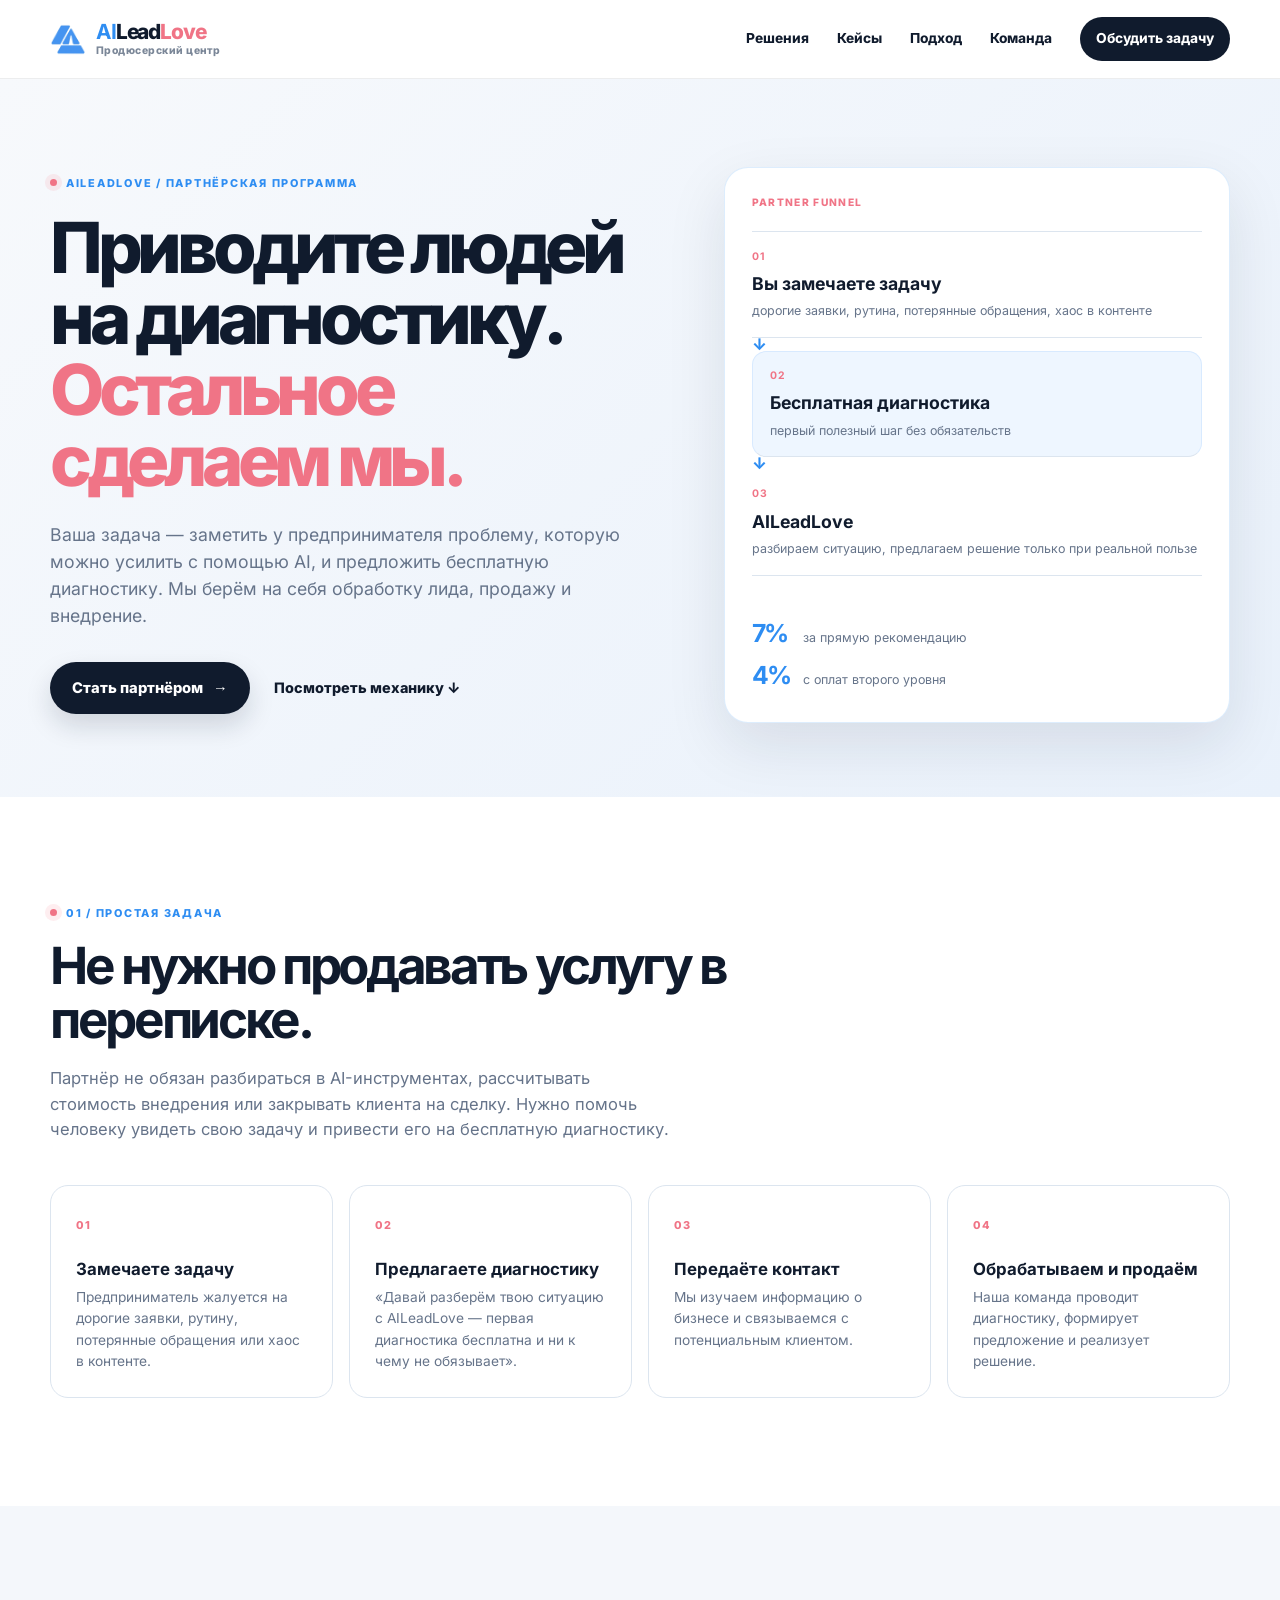
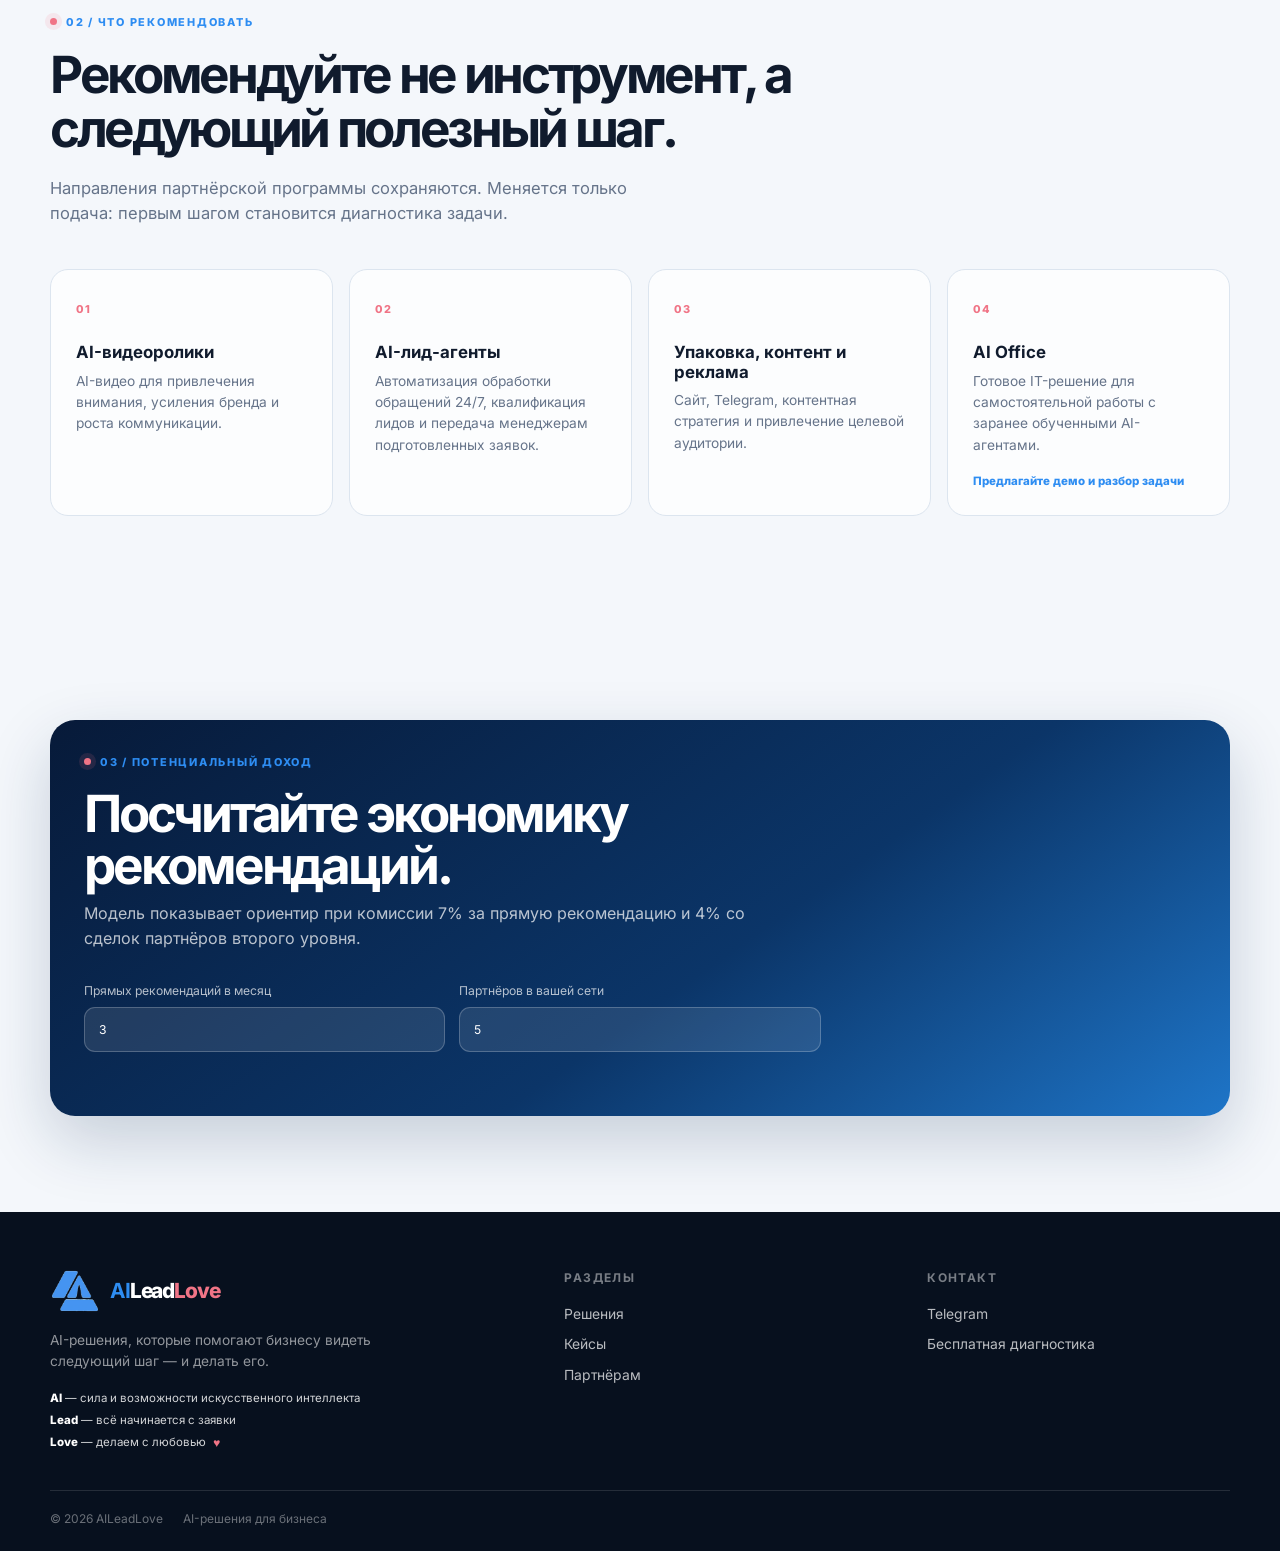
<file: partners/index.html>
<!doctype html><html lang="ru"><head><meta charset="utf-8"><meta name="viewport" content="width=device-width, initial-scale=1"><meta name="description" content="Партнёрская программа AILeadLove: приводите предпринимателей на бесплатную диагностику, а мы берём на себя обработку лида, продажу и внедрение."><link rel="canonical" href="https://aileadlove.ru/partners/"><title>Партнёрская программа AILeadLove — приводите клиентов на диагностику</title><link rel="stylesheet" href="../fonts/inter.css"><link rel="stylesheet" href="../premium.css?v=20261109"><link rel="stylesheet" href="../responsive-fix.css?v=20261109"></head><body><div class="floating-hearts" aria-hidden="true"><span class="heart heart-1">♥</span><span class="heart heart-2">♥</span><span class="heart heart-3">♥</span><span class="heart heart-4">♥</span><span class="heart heart-5">♥</span><span class="heart heart-6">♥</span><span class="heart heart-7">♥</span><span class="heart heart-8">♥</span></div><header class="site-nav"><div class="shell nav-inner"><a class="wordmark" href="../"><span class="brand-topline"><img src="../images/logo-mark.png" alt="" width="34" height="34"><span class="brand-name"><b>AI</b>Lead<span class="wordmark-love">Love</span></span></span><small class="brand-subtitle">Продюсерский центр</small></a><button class="menu-toggle" type="button" aria-label="Открыть меню" aria-expanded="false"><i></i><i></i><i></i></button><nav class="site-menu"><a href="../#services">Решения</a><a href="../cases/">Кейсы</a><a href="../#approach">Подход</a><a href="../#team">Команда</a><a class="nav-action" href="../#contact">Обсудить задачу</a></nav></div></header><main><section class="page-hero partner-hero-v2"><div class="shell partner-hero-grid"><div><span class="overline">AILeadLove / партнёрская программа</span><h1>Приводите людей на диагностику.<br><em>Остальное сделаем мы.</em></h1><p>Ваша задача — заметить у предпринимателя проблему, которую можно усилить с помощью AI, и предложить бесплатную диагностику. Мы берём на себя обработку лида, продажу и внедрение.</p><div class="hero-actions"><a class="button button-dark" href="#contact">Стать партнёром <span>→</span></a><a class="text-action" href="#how">Посмотреть механику <span>↓</span></a></div></div><div class="partner-funnel-card"><span class="case-kicker">PARTNER FUNNEL</span><div class="funnel-flow"><div><b>01</b><strong>Вы замечаете задачу</strong><small>дорогие заявки, рутина, потерянные обращения, хаос в контенте</small></div><i>↓</i><div class="funnel-focus"><b>02</b><strong>Бесплатная диагностика</strong><small>первый полезный шаг без обязательств</small></div><i>↓</i><div><b>03</b><strong>AILeadLove</strong><small>разбираем ситуацию, предлагаем решение только при реальной пользе</small></div></div><div class="commission-mini"><strong>7%</strong><span>за прямую рекомендацию</span><strong>4%</strong><span>с оплат второго уровня</span></div></div></div></section><section class="section-white" id="how"><div class="shell"><div class="section-heading left"><span class="overline">01 / Простая задача</span><h2>Не нужно продавать услугу в переписке.</h2><p>Партнёр не обязан разбираться в AI-инструментах, рассчитывать стоимость внедрения или закрывать клиента на сделку. Нужно помочь человеку увидеть свою задачу и привести его на бесплатную диагностику.</p></div><div class="partner-steps-grid"><div><span>01</span><h3>Замечаете задачу</h3><p>Предприниматель жалуется на дорогие заявки, рутину, потерянные обращения или хаос в контенте.</p></div><div><span>02</span><h3>Предлагаете диагностику</h3><p>«Давай разберём твою ситуацию с AILeadLove — первая диагностика бесплатна и ни к чему не обязывает».</p></div><div><span>03</span><h3>Передаёте контакт</h3><p>Мы изучаем информацию о бизнесе и связываемся с потенциальным клиентом.</p></div><div><span>04</span><h3>Обрабатываем и продаём</h3><p>Наша команда проводит диагностику, формирует предложение и реализует решение.</p></div></div></div></section><section class="section-light"><div class="shell"><div class="section-heading left"><span class="overline">02 / Что рекомендовать</span><h2>Рекомендуйте не инструмент, а следующий полезный шаг.</h2><p>Направления партнёрской программы сохраняются. Меняется только подача: первым шагом становится диагностика задачи.</p></div><div class="partner-offer-grid"><div><b>01</b><h3>AI-видеоролики</h3><p>AI-видео для привлечения внимания, усиления бренда и роста коммуникации.</p></div><div><b>02</b><h3>AI-лид-агенты</h3><p>Автоматизация обработки обращений 24/7, квалификация лидов и передача менеджерам подготовленных заявок.</p></div><div><b>03</b><h3>Упаковка, контент и реклама</h3><p>Сайт, Telegram, контентная стратегия и привлечение целевой аудитории.</p></div><div><b>04</b><h3>AI Office</h3><p>Готовое IT-решение для самостоятельной работы с заранее обученными AI-агентами.</p><small>Предлагайте демо и разбор задачи</small></div></div></div></section><section class="partner-calculator-section"><div class="shell"><div class="calculator-v2"><div class="calculator-intro"><span class="overline">03 / Потенциальный доход</span><h2>Посчитайте экономику рекомендаций.</h2><p>Модель показывает ориентир при комиссии 7% за прямую рекомендацию и 4% со сделок партнёров второго уровня.</p></div><div class="calculator-form"><label>Прямых рекомендаций в месяц<input id="direct-leads" type="number" min="0" value="3"></label><label>Партнёров в вашей сети<input id="partner-count" type="number" min="0" value="5"></label></div></section></main><footer class="site-footer"><div class="shell footer-grid"><div><a class="wordmark footer-wordmark" href="../"><span class="brand-topline"><img src="../images/logo-mark.png" alt="" width="30" height="30"><span class="brand-name"><b>AI</b>Lead<span class="wordmark-love">Love</span></span></span></a><p>AI-решения, которые помогают бизнесу видеть следующий шаг — и делать его.</p><div class="footer-meaning"><span><b>AI</b> — сила и возможности искусственного интеллекта</span><span><b>Lead</b> — всё начинается с заявки</span><span><b>Love</b> — делаем с любовью <span class="heart-pulse" aria-hidden="true">♥</span></span></div></div><div><h4>Разделы</h4><a href="../#services">Решения</a><a href="../cases/">Кейсы</a><a href="../partners/">Партнёрам</a></div><div><h4>Контакт</h4><a href="https://t.me/lekslevin" target="_blank" rel="noopener noreferrer">Telegram</a><a href="../#contact">Бесплатная диагностика</a></div></div><div class="shell footer-bottom"><div class="footer-meta"><span>© 2026 AILeadLove</span><span>AI-решения для бизнеса</span></div></div></footer><script>const t=document.querySelector('.menu-toggle'),m=document.querySelector('.site-menu');if(t&&m)t.addEventListener('click',()=>{const o=m.classList.toggle('is-open');t.setAttribute('aria-expanded',String(o))});</script><script>(function(){const fmt=n=>new Intl.NumberFormat("ru-RU",{style:"currency",currency:"RUB",maximumFractionDigits:0}).format(n);function update(){const direct=+document.getElementById("direct-leads").value||0,deal=+document.getElementById("avg-deal").value||0,partners=+document.getElementById("partner-count").value||0,a=direct*deal*.07,b=partners*deal*.04,total=a+b;document.getElementById("direct-income").textContent=fmt(a);document.getElementById("level2-income").textContent=fmt(b);document.getElementById("total-income").textContent=fmt(total);document.getElementById("yearly-income").textContent=fmt(total*12)}["direct-leads","avg-deal","partner-count"].forEach(id=>document.getElementById(id).addEventListener("input",update));update()})();</script></body></html>
</file>
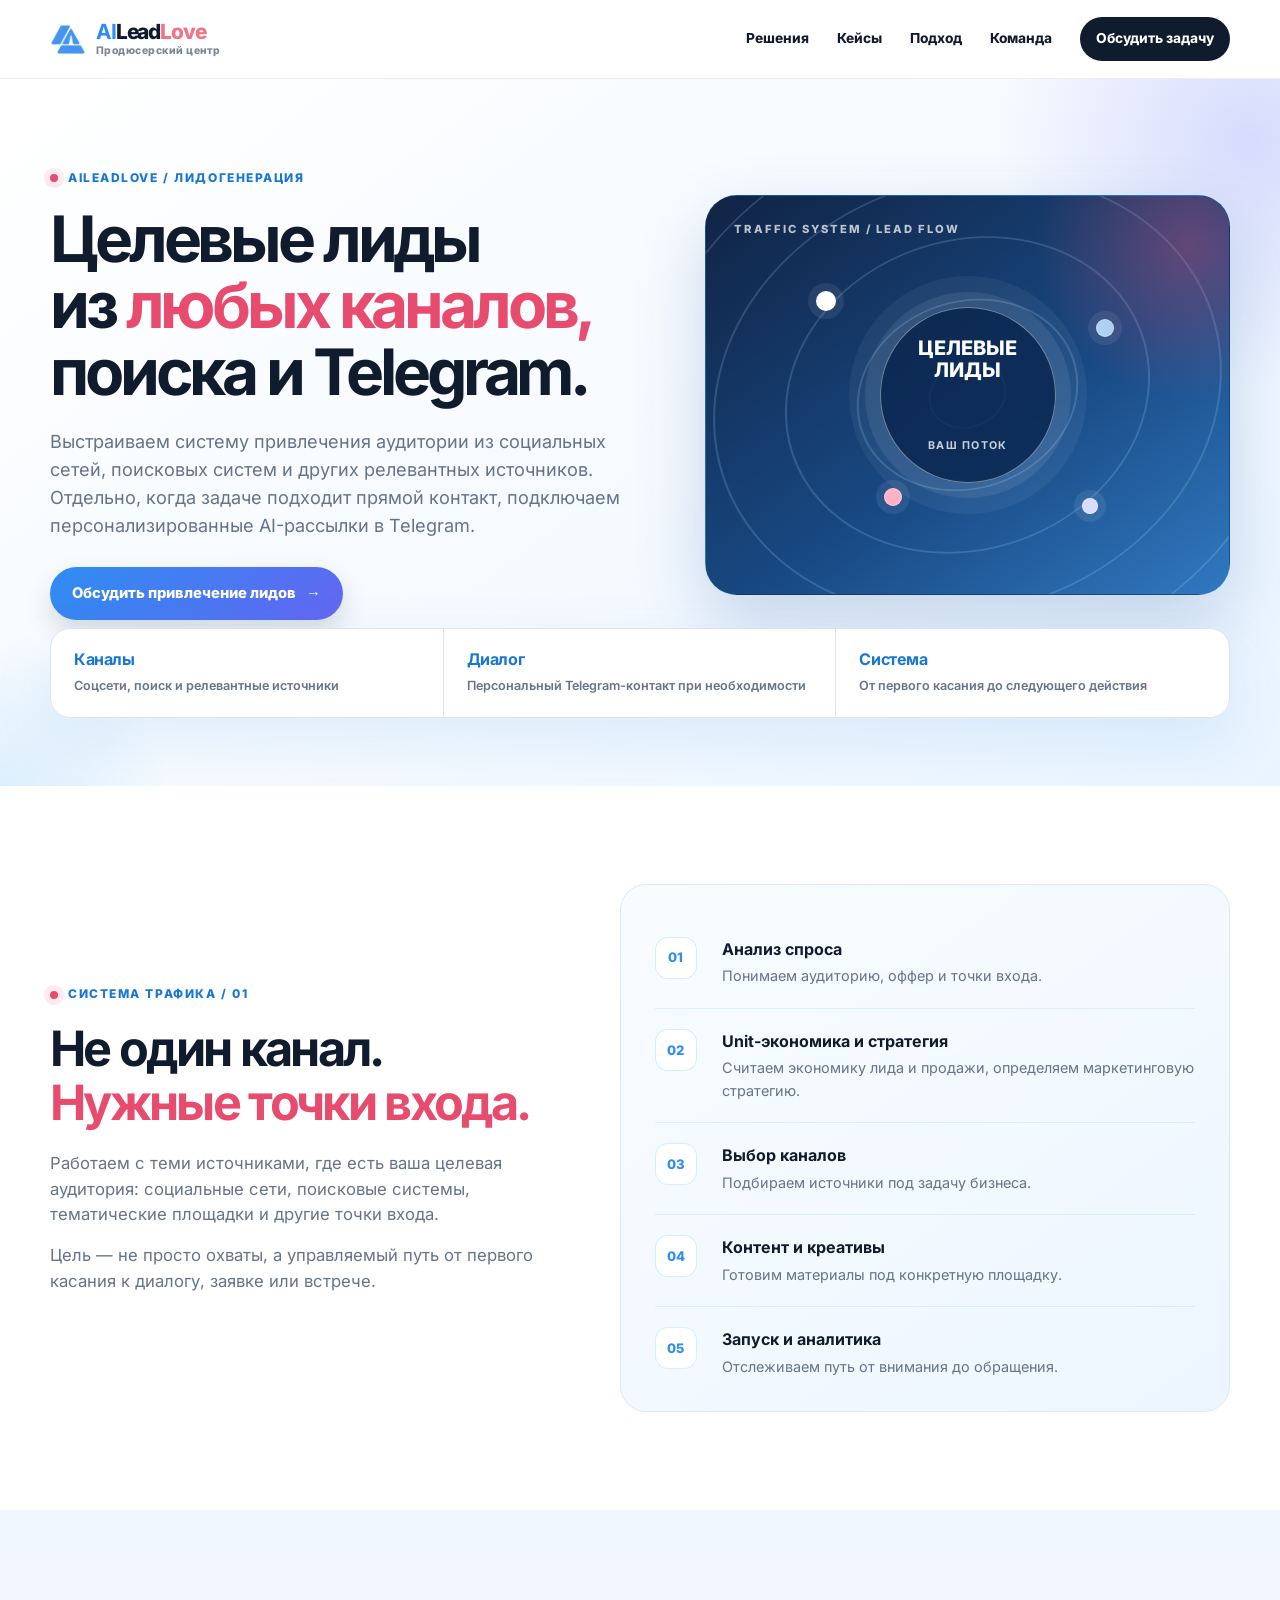
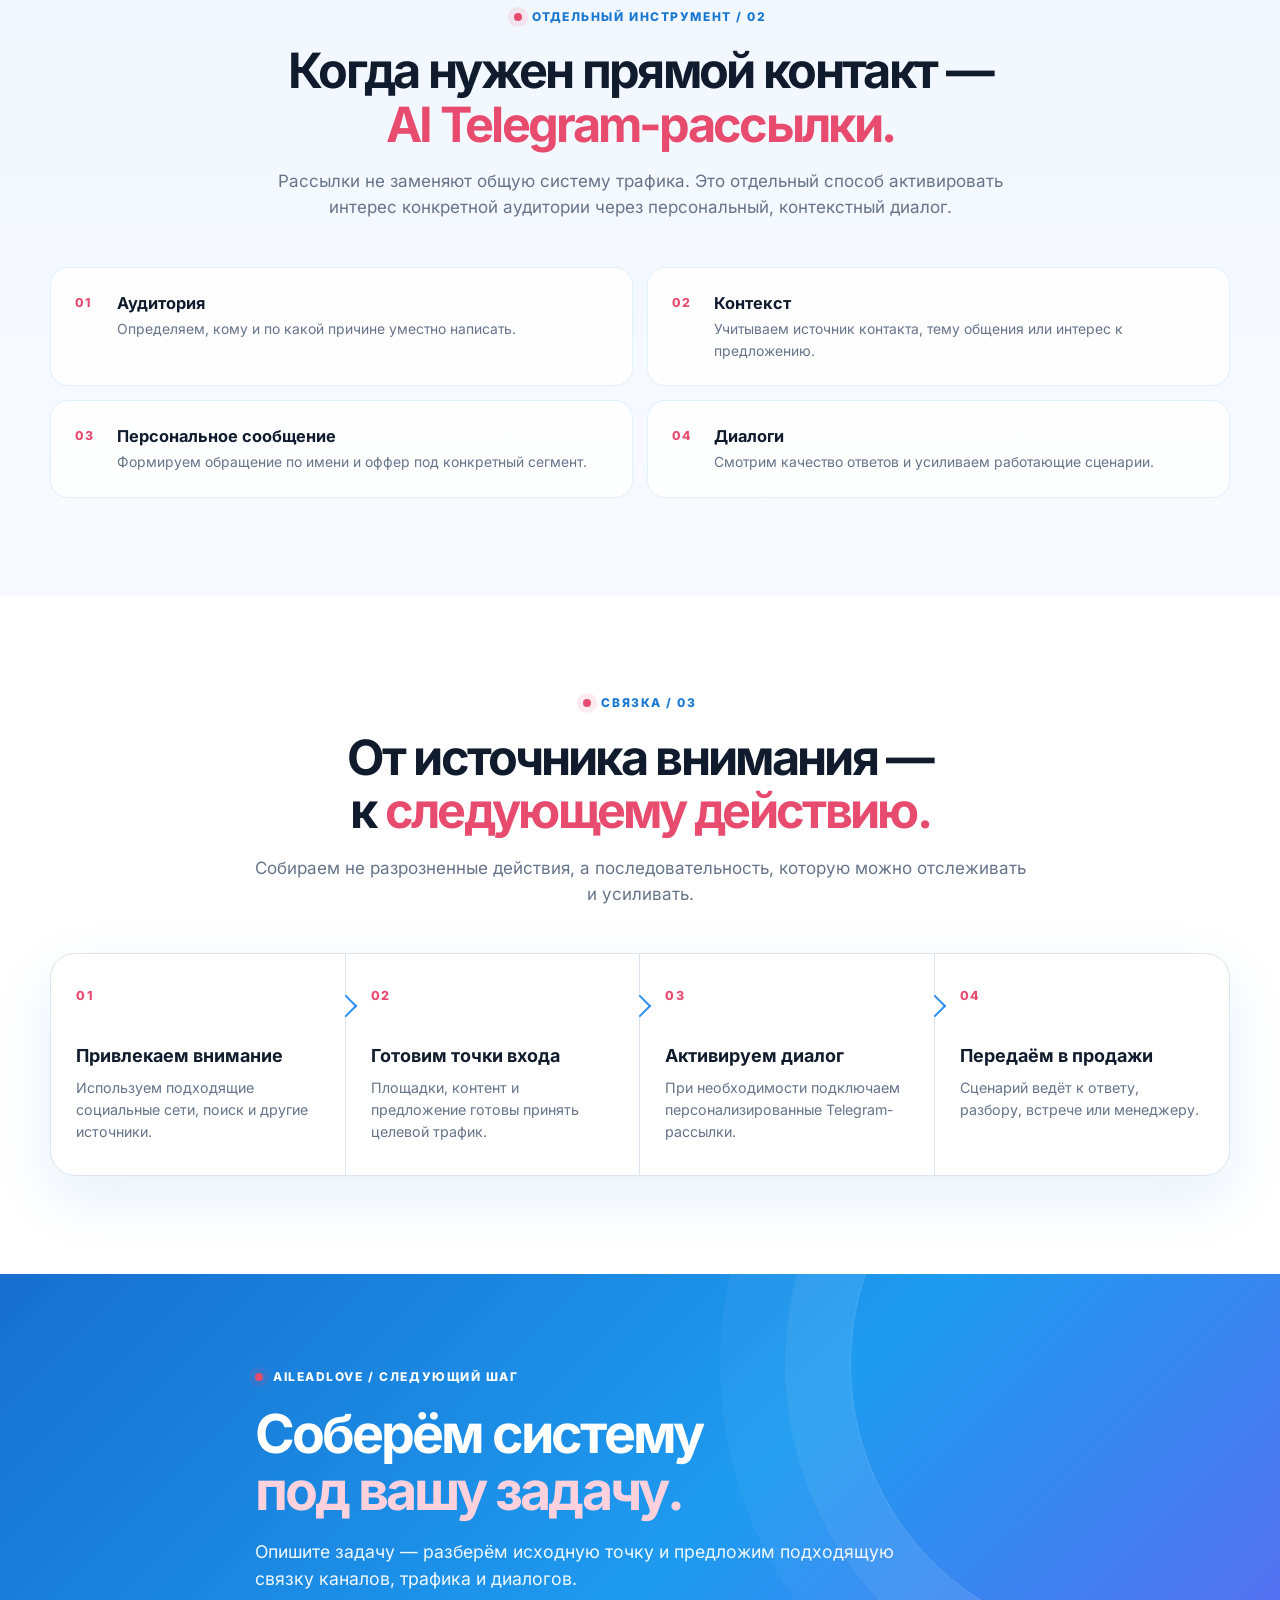
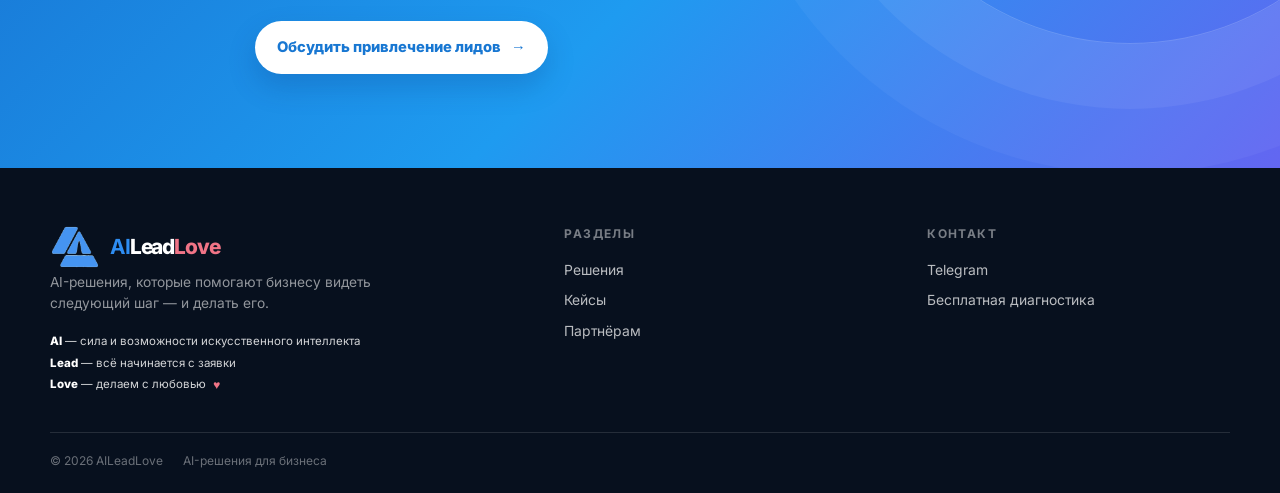
<file: traffic/index.html>
<!doctype html>
<html lang="ru"><head><meta charset="utf-8"><meta name="viewport" content="width=device-width, initial-scale=1"><meta name="description" content="AILeadLove привлекает целевых лидов из социальных сетей, поиска и других каналов, а также запускает персональные контекстные AI-рассылки в Telegram."><meta name="robots" content="index, follow, max-image-preview:large, max-snippet:-1, max-video-preview:-1"><link rel="canonical" href="https://aileadlove.ru/traffic/"><meta property="og:type" content="website"><meta property="og:title" content="Целевые лиды и AI-рассылки в Telegram — AILeadLove"><meta property="og:description" content="AILeadLove привлекает целевых лидов из социальных сетей, поиска и других каналов, а также запускает персональные контекстные AI-рассылки в Telegram."><meta property="og:url" content="https://aileadlove.ru/traffic/"><title>Целевые лиды и AI-рассылки в Telegram — AILeadLove</title><link rel="stylesheet" href="../fonts/inter.css"><link rel="stylesheet" href="../service-pages.css?v=pricing-final-20260908"><script type="application/ld+json">{"@context":"https://schema.org","@type":"Service","name":"Трафик и AI Telegram-рассылки","provider":{"@type":"Organization","name":"AILeadLove","url":"https://aileadlove.ru/"},"description":"AILeadLove выстраивает привлечение целевых лидов из социальных сетей, поиска и других каналов, а также персональные AI-рассылки в Telegram.","url":"https://aileadlove.ru/traffic/"}</script>  <meta name="twitter:card" content="summary_large_image">
  <meta name="twitter:title" content="Целевые лиды и AI-рассылки в Telegram — AILeadLove">
  <meta name="twitter:description" content="AILeadLove привлекает целевых лидов из социальных сетей, поиска и других каналов, а также запускает персональные контекстные AI-рассылки в Telegram.">
  <link rel="alternate" hreflang="ru" href="https://aileadlove.ru/traffic/">
  <link rel="alternate" hreflang="en" href="https://aileadlove.com/traffic/">
  <link rel="alternate" hreflang="x-default" href="https://aileadlove.com/traffic/">
<link rel="stylesheet" href="../responsive-fix.css?v=20261109"><link rel="stylesheet" href="../premium.css?v=20261109"></head><body><div class="floating-hearts" aria-hidden="true"><span class="heart heart-1">♥</span><span class="heart heart-2">♥</span><span class="heart heart-3">♥</span><span class="heart heart-4">♥</span><span class="heart heart-5">♥</span><span class="heart heart-6">♥</span><span class="heart heart-7">♥</span><span class="heart heart-8">♥</span></div><header class="site-nav"><div class="shell nav-inner"><a class="wordmark" href="../"><span class="brand-topline"><img src="../images/logo-mark.png" alt="" width="34" height="34"><span class="brand-name"><b>AI</b>Lead<span class="wordmark-love">Love</span></span></span><small class="brand-subtitle">Продюсерский центр</small></a><button class="menu-toggle" type="button" aria-label="Открыть меню" aria-expanded="false"><i></i><i></i><i></i></button><nav class="site-menu"><a href="../#services">Решения</a><a href="../cases/">Кейсы</a><a href="../#approach">Подход</a><a href="../#team">Команда</a><a class="nav-action" href="../#contact">Обсудить задачу</a></nav></div></header><main><section class="hero"><div class="wrap hero-grid"><div><div class="eyebrow">AILeadLove / лидогенерация</div><h1>Целевые лиды<br>из <span class="accent">любых каналов,</span><br>поиска и Telegram.</h1><p>Выстраиваем систему привлечения аудитории из социальных сетей, поисковых систем и других релевантных источников. Отдельно, когда задаче подходит прямой контакт, подключаем персонализированные AI-рассылки в Telegram.</p><a class="button" href="https://t.me/lekslevin" target="_blank" rel="noopener noreferrer">Обсудить привлечение лидов <span>→</span></a></div><div><div class="visual"><span class="visual-label">traffic system / lead flow</span><span class="visual-orb o1"></span><span class="visual-orb o2"></span><span class="visual-orb o3"></span><span class="visual-orb o4"></span><div class="visual-core">ЦЕЛЕВЫЕ<br>ЛИДЫ<br><span>ваш поток</span></div></div></div></div><div class="wrap"><div class="benefit-strip"><div class="benefit"><b>Каналы</b><span>Соцсети, поиск и релевантные источники</span></div><div class="benefit"><b>Диалог</b><span>Персональный Telegram-контакт при необходимости</span></div><div class="benefit"><b>Система</b><span>От первого касания до следующего действия</span></div></div></div></section><section class="section white" id="what"><div class="wrap split"><div class="split-copy"><div class="eyebrow">Система трафика / 01</div><h2>Не один канал.<br><span class="accent">Нужные точки входа.</span></h2><p>Работаем с теми источниками, где есть ваша целевая аудитория: социальные сети, поисковые системы, тематические площадки и другие точки входа.</p><p>Цель — не просто охваты, а управляемый путь от первого касания к диалогу, заявке или встрече.</p></div><div class="steps"><div class="step"><span class="step-num">01</span><div><h3>Анализ спроса</h3><p>Понимаем аудиторию, оффер и точки входа.</p></div></div><div class="step"><span class="step-num">02</span><div><h3>Unit-экономика и стратегия</h3><p>Считаем экономику лида и продажи, определяем маркетинговую стратегию.</p></div></div><div class="step"><span class="step-num">03</span><div><h3>Выбор каналов</h3><p>Подбираем источники под задачу бизнеса.</p></div></div><div class="step"><span class="step-num">04</span><div><h3>Контент и креативы</h3><p>Готовим материалы под конкретную площадку.</p></div></div><div class="step"><span class="step-num">05</span><div><h3>Запуск и аналитика</h3><p>Отслеживаем путь от внимания до обращения.</p></div></div></div></div></section><section class="section band"><div class="wrap"><div class="section-title"><div class="eyebrow">Отдельный инструмент / 02</div><h2>Когда нужен прямой контакт —<br><span class="accent">AI Telegram-рассылки.</span></h2><p>Рассылки не заменяют общую систему трафика. Это отдельный способ активировать интерес конкретной аудитории через персональный, контекстный диалог.</p></div><div class="list-grid"><article class="list-card"><span class="list-index">01</span><div><h3>Аудитория</h3><p>Определяем, кому и по какой причине уместно написать.</p></div></article><article class="list-card"><span class="list-index">02</span><div><h3>Контекст</h3><p>Учитываем источник контакта, тему общения или интерес к предложению.</p></div></article><article class="list-card"><span class="list-index">03</span><div><h3>Персональное сообщение</h3><p>Формируем обращение по имени и оффер под конкретный сегмент.</p></div></article><article class="list-card"><span class="list-index">04</span><div><h3>Диалоги</h3><p>Смотрим качество ответов и усиливаем работающие сценарии.</p></div></article></div></div></section><section class="section white" id="process"><div class="wrap"><div class="section-title"><div class="eyebrow">Связка / 03</div><h2>От источника внимания —<br>к <span class="accent">следующему действию.</span></h2><p>Собираем не разрозненные действия, а последовательность, которую можно отслеживать и усиливать.</p></div><div class="route"><article class="route-step"><span class="route-n">01</span><h3>Привлекаем внимание</h3><p>Используем подходящие социальные сети, поиск и другие источники.</p></article><article class="route-step"><span class="route-n">02</span><h3>Готовим точки входа</h3><p>Площадки, контент и предложение готовы принять целевой трафик.</p></article><article class="route-step"><span class="route-n">03</span><h3>Активируем диалог</h3><p>При необходимости подключаем персонализированные Telegram-рассылки.</p></article><article class="route-step"><span class="route-n">04</span><h3>Передаём в продажи</h3><p>Сценарий ведёт к ответу, разбору, встрече или менеджеру.</p></article></div></div></section><section class="closing"><div class="wrap closingin"><div class="eyebrow" style="color:#fff">AILeadLove / следующий шаг</div><h2>Соберём систему<br><span style="color:#ffd1dc">под вашу задачу.</span></h2><p>Опишите задачу — разберём исходную точку и предложим подходящую связку каналов, трафика и диалогов.</p><a class="button" href="https://t.me/lekslevin" target="_blank" rel="noopener noreferrer">Обсудить привлечение лидов <span>→</span></a></div></section></main><footer class="site-footer"><div class="shell footer-grid"><div><a class="wordmark footer-wordmark" href="../"><span class="brand-topline"><img src="../images/logo-mark.png" alt="" width="30" height="30"><span class="brand-name"><b>AI</b>Lead<span class="wordmark-love">Love</span></span></span></a><p>AI-решения, которые помогают бизнесу видеть следующий шаг — и делать его.</p><div class="footer-meaning"><span><b>AI</b> — сила и возможности искусственного интеллекта</span><span><b>Lead</b> — всё начинается с заявки</span><span><b>Love</b> — делаем с любовью <span class="heart-pulse" aria-hidden="true">♥</span></span></div></div><div><h4>Разделы</h4><a href="../#services">Решения</a><a href="../cases/">Кейсы</a><a href="../partners/">Партнёрам</a></div><div><h4>Контакт</h4><a href="https://t.me/lekslevin" target="_blank" rel="noopener noreferrer">Telegram</a><a href="../#contact">Бесплатная диагностика</a></div></div><div class="shell footer-bottom"><div class="footer-meta"><span>© 2026 AILeadLove</span><span>AI-решения для бизнеса</span></div></div></footer><script>const b=document.querySelector('.menu'),l=document.querySelector('.links');b.addEventListener('click',()=>{const o=l.classList.toggle('open');b.setAttribute('aria-expanded',String(o))});l.addEventListener('click',e=>{if(e.target.tagName==='A'){l.classList.remove('open');b.setAttribute('aria-expanded','false')}});document.querySelectorAll('[data-video]').forEach(c=>c.addEventListener('click',()=>{if(c.dataset.ready)return;c.dataset.ready='1';const u=c.dataset.video;const f=document.createElement('iframe');f.src=u+'&autoplay=1';f.allow='autoplay; encrypted-media; fullscreen; picture-in-picture';f.allowFullscreen=true;f.title='Пример AI-видео';c.replaceChildren(f)}));</script><script>const t=document.querySelector(".menu-toggle"),m=document.querySelector(".site-menu");if(t&&m)t.addEventListener("click",()=>{const o=m.classList.toggle("is-open");t.setAttribute("aria-expanded",String(o))});</script></body></html>
</file>
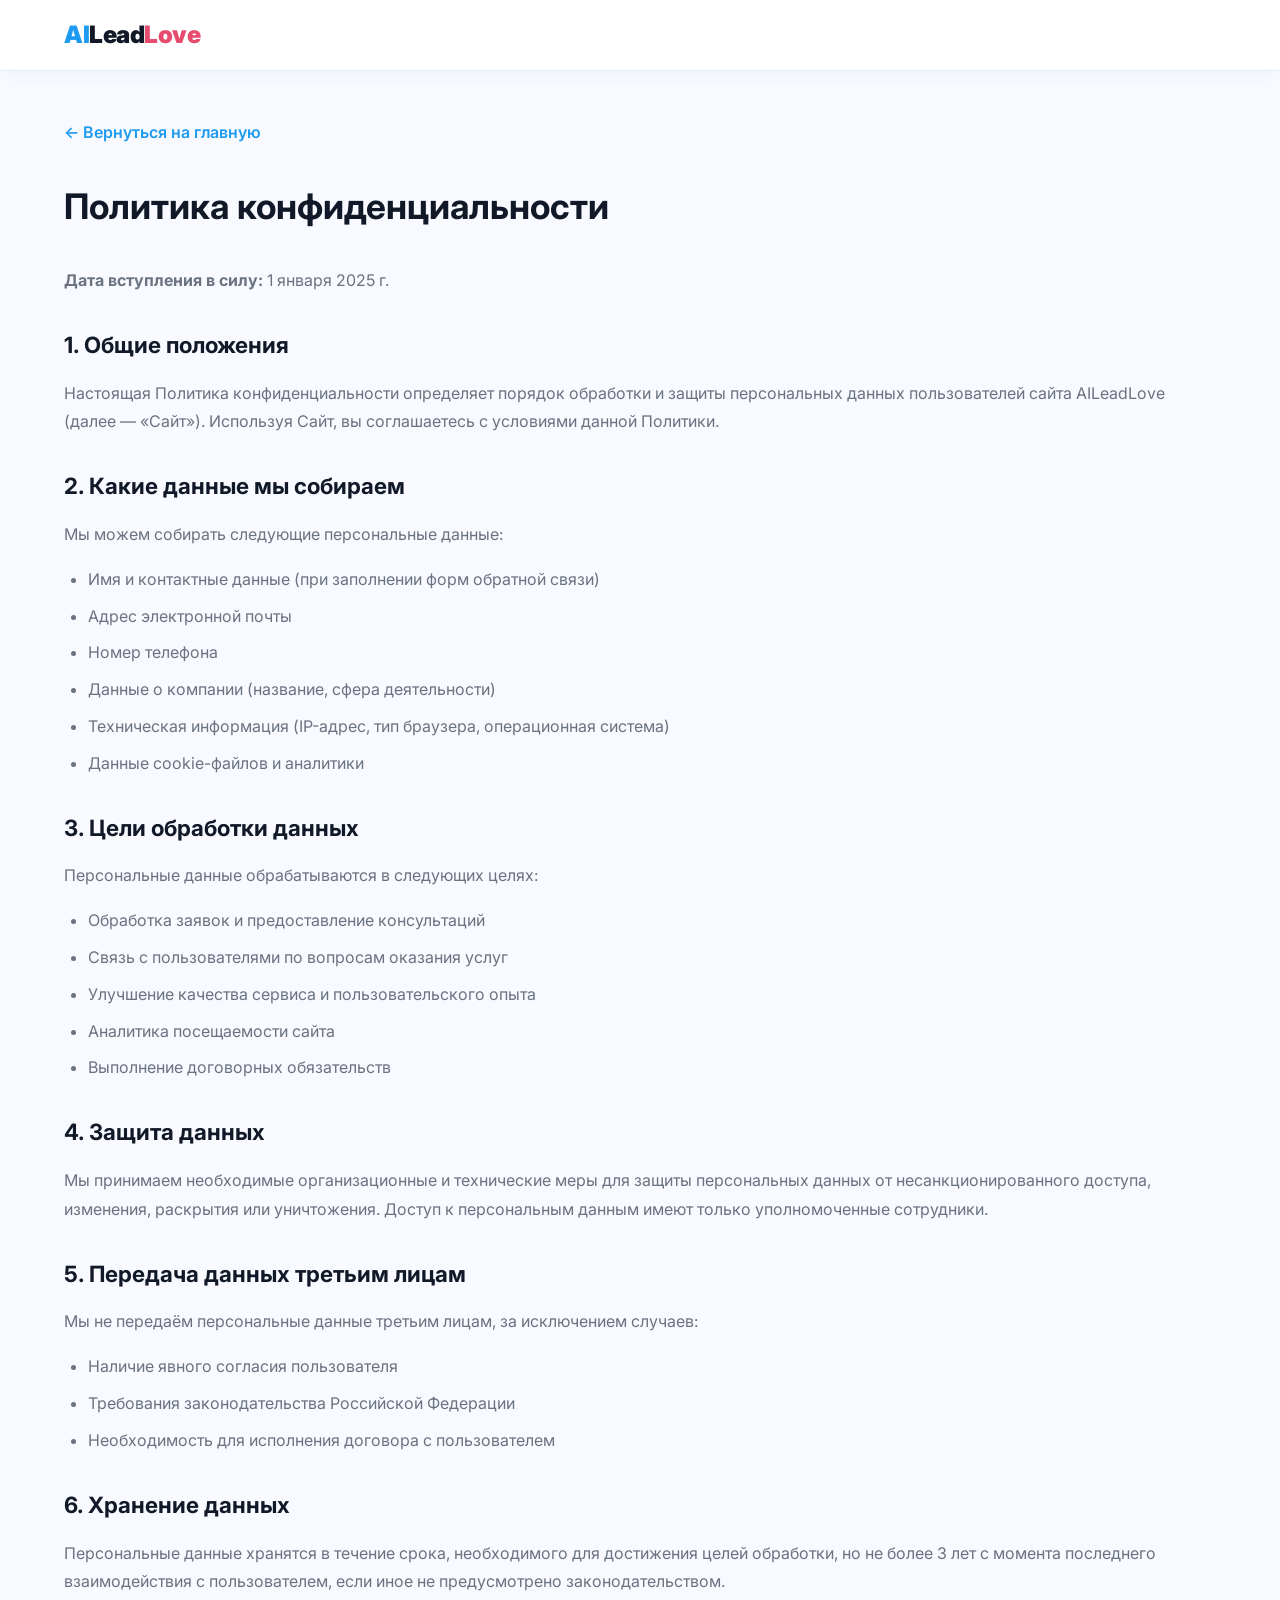
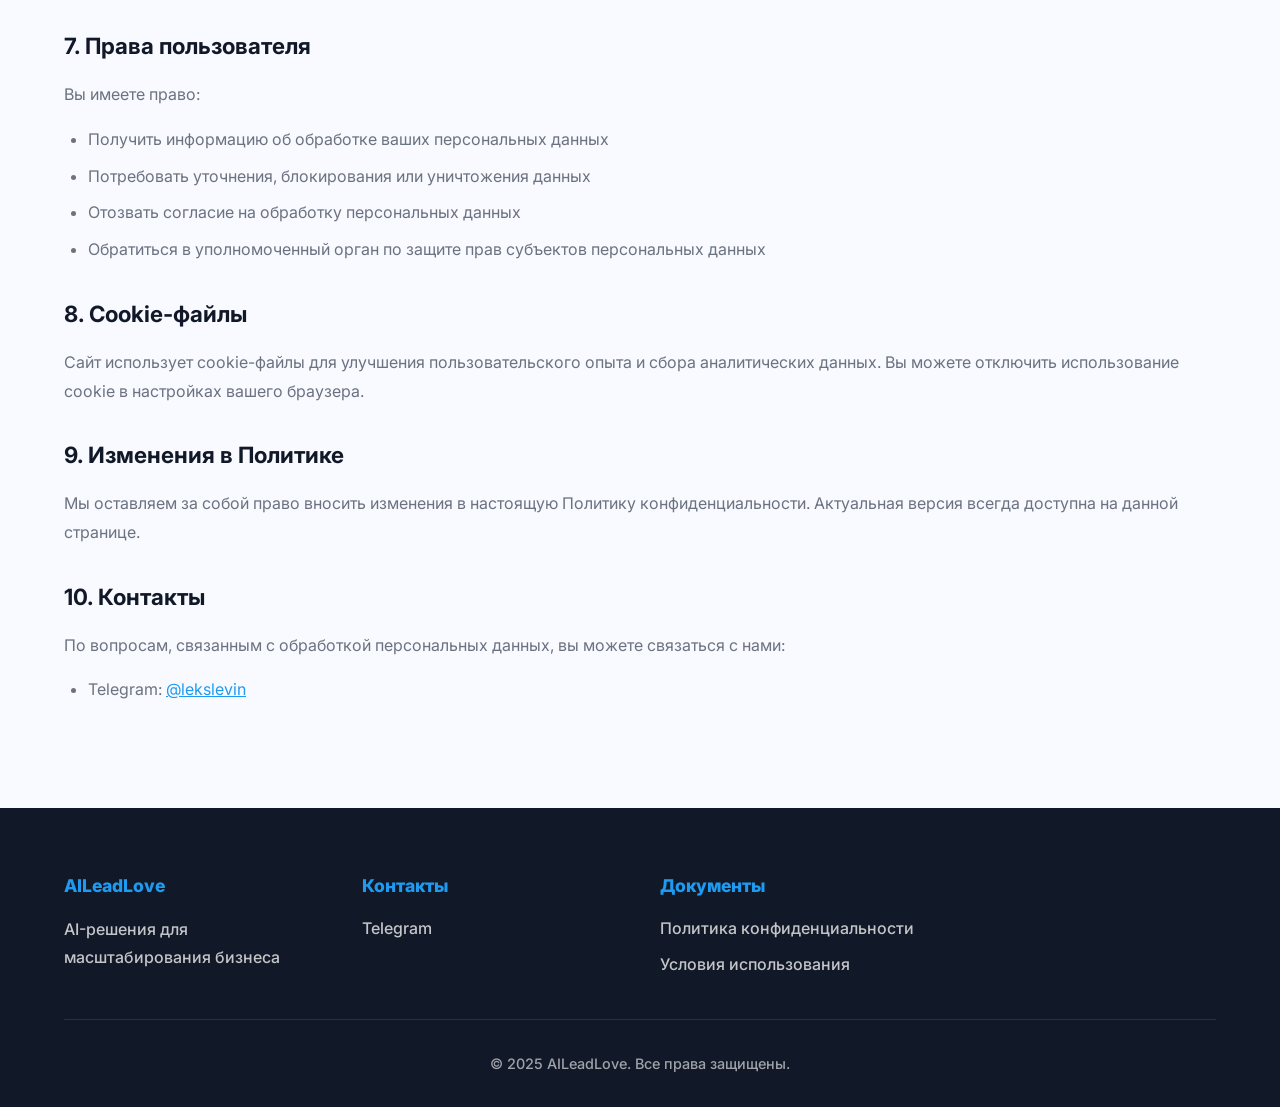
<file: privacy.html>
<!DOCTYPE html>
<html lang="ru">
<head>
    <meta charset="UTF-8">
    <meta name="viewport" content="width=device-width, initial-scale=1.0">
    <title>Политика конфиденциальности AILeadLove</title>
<meta name="description" content="Политика конфиденциальности и порядок обработки персональных данных AILeadLove."/>
<meta name="robots" content="noindex, follow"/>
<link rel="canonical" href="https://aileadlove.ru/privacy.html"/>

    <link rel="preconnect" href="https://fonts.googleapis.com">
    <link rel="preconnect" href="https://fonts.gstatic.com" crossorigin>
    <link href="https://fonts.googleapis.com/css2?family=Inter:wght@300;400;500;600;700;800;900&display=swap" rel="stylesheet">
    <link rel="stylesheet" href="styles.css">
    <style>
        .legal-page {
            padding: 120px 0 80px;
            min-height: 100vh;
        }
        .legal-page h1 {
            font-size: 2.2rem;
            margin-bottom: 2rem;
            color: var(--text-dark);
        }
        .legal-page h2 {
            font-size: 1.4rem;
            margin: 2rem 0 1rem;
            color: var(--text-dark);
        }
        .legal-page p, .legal-page li {
            color: var(--text-gray);
            line-height: 1.8;
            margin-bottom: 1rem;
        }
        .legal-page ul {
            padding-left: 1.5rem;
            margin-bottom: 1.5rem;
        }
        .legal-page li {
            margin-bottom: 0.5rem;
        }
        .back-link {
            display: inline-flex;
            align-items: center;
            gap: 0.5rem;
            color: var(--primary-blue);
            text-decoration: none;
            font-weight: 600;
            margin-bottom: 2rem;
            transition: opacity 0.3s;
        }
        .back-link:hover {
            opacity: 0.7;
        }
    </style>
</head>
<body>
    <nav class="navbar">
        <div class="container">
            <div class="navbar-content">
                <div class="logo">
                    <a href="/" style="text-decoration:none;">
                        <span class="logo-text"><span class="logo-ai">AI</span><span class="logo-lead">Lead</span><span class="logo-love">Love</span></span>
                    </a>
                </div>
            </div>
        </div>
    </nav>

    <section class="legal-page">
        <div class="container">
            <a href="/" class="back-link">← Вернуться на главную</a>
            <h1>Политика конфиденциальности</h1>
            <p><strong>Дата вступления в силу:</strong> 1 января 2025 г.</p>

            <h2>1. Общие положения</h2>
            <p>Настоящая Политика конфиденциальности определяет порядок обработки и защиты персональных данных пользователей сайта AILeadLove (далее — «Сайт»). Используя Сайт, вы соглашаетесь с условиями данной Политики.</p>

            <h2>2. Какие данные мы собираем</h2>
            <p>Мы можем собирать следующие персональные данные:</p>
            <ul>
                <li>Имя и контактные данные (при заполнении форм обратной связи)</li>
                <li>Адрес электронной почты</li>
                <li>Номер телефона</li>
                <li>Данные о компании (название, сфера деятельности)</li>
                <li>Техническая информация (IP-адрес, тип браузера, операционная система)</li>
                <li>Данные cookie-файлов и аналитики</li>
            </ul>

            <h2>3. Цели обработки данных</h2>
            <p>Персональные данные обрабатываются в следующих целях:</p>
            <ul>
                <li>Обработка заявок и предоставление консультаций</li>
                <li>Связь с пользователями по вопросам оказания услуг</li>
                <li>Улучшение качества сервиса и пользовательского опыта</li>
                <li>Аналитика посещаемости сайта</li>
                <li>Выполнение договорных обязательств</li>
            </ul>

            <h2>4. Защита данных</h2>
            <p>Мы принимаем необходимые организационные и технические меры для защиты персональных данных от несанкционированного доступа, изменения, раскрытия или уничтожения. Доступ к персональным данным имеют только уполномоченные сотрудники.</p>

            <h2>5. Передача данных третьим лицам</h2>
            <p>Мы не передаём персональные данные третьим лицам, за исключением случаев:</p>
            <ul>
                <li>Наличие явного согласия пользователя</li>
                <li>Требования законодательства Российской Федерации</li>
                <li>Необходимость для исполнения договора с пользователем</li>
            </ul>

            <h2>6. Хранение данных</h2>
            <p>Персональные данные хранятся в течение срока, необходимого для достижения целей обработки, но не более 3 лет с момента последнего взаимодействия с пользователем, если иное не предусмотрено законодательством.</p>

            <h2>7. Права пользователя</h2>
            <p>Вы имеете право:</p>
            <ul>
                <li>Получить информацию об обработке ваших персональных данных</li>
                <li>Потребовать уточнения, блокирования или уничтожения данных</li>
                <li>Отозвать согласие на обработку персональных данных</li>
                <li>Обратиться в уполномоченный орган по защите прав субъектов персональных данных</li>
            </ul>

            <h2>8. Cookie-файлы</h2>
            <p>Сайт использует cookie-файлы для улучшения пользовательского опыта и сбора аналитических данных. Вы можете отключить использование cookie в настройках вашего браузера.</p>

            <h2>9. Изменения в Политике</h2>
            <p>Мы оставляем за собой право вносить изменения в настоящую Политику конфиденциальности. Актуальная версия всегда доступна на данной странице.</p>

            <h2>10. Контакты</h2>
            <p>По вопросам, связанным с обработкой персональных данных, вы можете связаться с нами:</p>
            <ul>
                <li>Telegram: <a href="https://t.me/lekslevin" style="color: var(--primary-blue);">@lekslevin</a></li>
            </ul>
        </div>
    </section>

    <footer class="footer">
        <div class="container">
            <div class="footer-content">
                <div class="footer-section"><h4>AILeadLove</h4><p>AI-решения для масштабирования бизнеса</p></div>
                <div class="footer-section"><h4>Контакты</h4><ul><li><a href="https://t.me/lekslevin">Telegram</a></li></ul></div>
                <div class="footer-section"><h4>Документы</h4><ul><li><a href="/privacy.html">Политика конфиденциальности</a></li><li><a href="/terms.html">Условия использования</a></li></ul></div>
            </div>
            <div class="footer-bottom"><p>&copy; 2025 AILeadLove. Все права защищены.</p></div>
        </div>
    </footer>
</body>
</html>
</file>
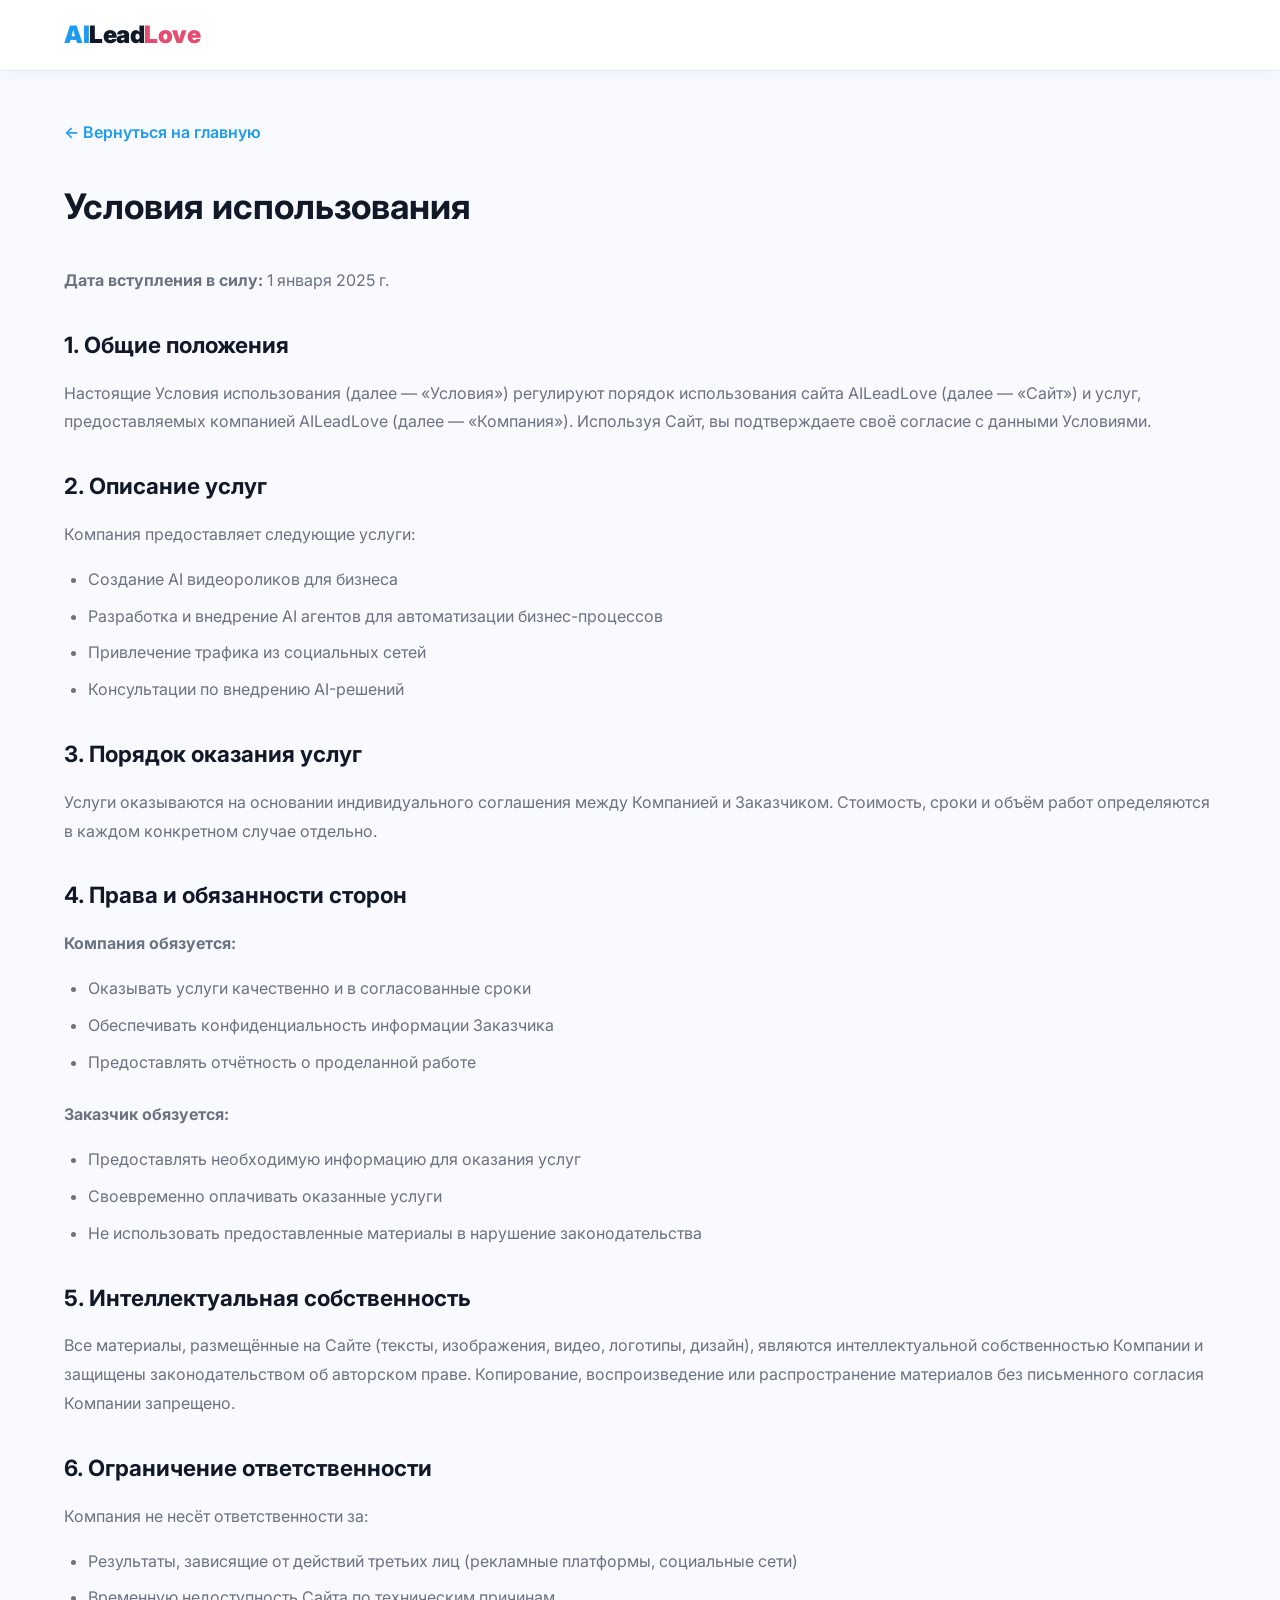
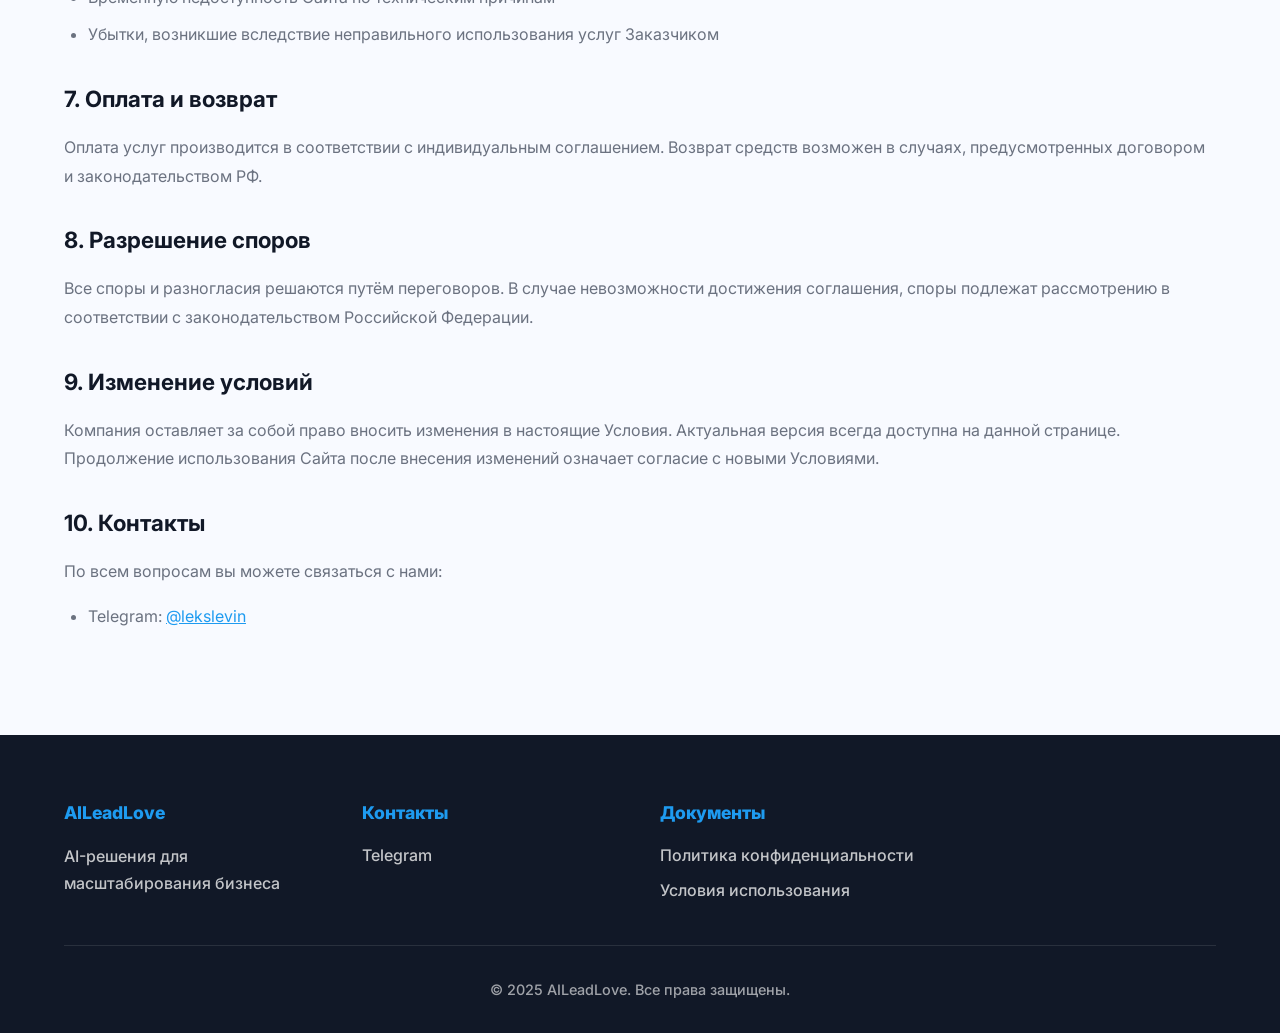
<file: terms.html>
<!DOCTYPE html>
<html lang="ru">
<head>
    <meta charset="UTF-8">
    <meta name="viewport" content="width=device-width, initial-scale=1.0">
    <title>Условия использования AILeadLove</title>
<meta name="description" content="Условия использования сайта и услуг AILeadLove."/>
<meta name="robots" content="noindex, follow"/>
<link rel="canonical" href="https://aileadlove.ru/terms.html"/>

    <link rel="preconnect" href="https://fonts.googleapis.com">
    <link rel="preconnect" href="https://fonts.gstatic.com" crossorigin>
    <link href="https://fonts.googleapis.com/css2?family=Inter:wght@300;400;500;600;700;800;900&display=swap" rel="stylesheet">
    <link rel="stylesheet" href="styles.css">
    <style>
        .legal-page {
            padding: 120px 0 80px;
            min-height: 100vh;
        }
        .legal-page h1 {
            font-size: 2.2rem;
            margin-bottom: 2rem;
            color: var(--text-dark);
        }
        .legal-page h2 {
            font-size: 1.4rem;
            margin: 2rem 0 1rem;
            color: var(--text-dark);
        }
        .legal-page p, .legal-page li {
            color: var(--text-gray);
            line-height: 1.8;
            margin-bottom: 1rem;
        }
        .legal-page ul {
            padding-left: 1.5rem;
            margin-bottom: 1.5rem;
        }
        .legal-page li {
            margin-bottom: 0.5rem;
        }
        .back-link {
            display: inline-flex;
            align-items: center;
            gap: 0.5rem;
            color: var(--primary-blue);
            text-decoration: none;
            font-weight: 600;
            margin-bottom: 2rem;
            transition: opacity 0.3s;
        }
        .back-link:hover {
            opacity: 0.7;
        }
    </style>
</head>
<body>
    <nav class="navbar">
        <div class="container">
            <div class="navbar-content">
                <div class="logo">
                    <a href="/" style="text-decoration:none;">
                        <span class="logo-text"><span class="logo-ai">AI</span><span class="logo-lead">Lead</span><span class="logo-love">Love</span></span>
                    </a>
                </div>
            </div>
        </div>
    </nav>

    <section class="legal-page">
        <div class="container">
            <a href="/" class="back-link">← Вернуться на главную</a>
            <h1>Условия использования</h1>
            <p><strong>Дата вступления в силу:</strong> 1 января 2025 г.</p>

            <h2>1. Общие положения</h2>
            <p>Настоящие Условия использования (далее — «Условия») регулируют порядок использования сайта AILeadLove (далее — «Сайт») и услуг, предоставляемых компанией AILeadLove (далее — «Компания»). Используя Сайт, вы подтверждаете своё согласие с данными Условиями.</p>

            <h2>2. Описание услуг</h2>
            <p>Компания предоставляет следующие услуги:</p>
            <ul>
                <li>Создание AI видеороликов для бизнеса</li>
                <li>Разработка и внедрение AI агентов для автоматизации бизнес-процессов</li>
                <li>Привлечение трафика из социальных сетей</li>
                <li>Консультации по внедрению AI-решений</li>
            </ul>

            <h2>3. Порядок оказания услуг</h2>
            <p>Услуги оказываются на основании индивидуального соглашения между Компанией и Заказчиком. Стоимость, сроки и объём работ определяются в каждом конкретном случае отдельно.</p>

            <h2>4. Права и обязанности сторон</h2>
            <p><strong>Компания обязуется:</strong></p>
            <ul>
                <li>Оказывать услуги качественно и в согласованные сроки</li>
                <li>Обеспечивать конфиденциальность информации Заказчика</li>
                <li>Предоставлять отчётность о проделанной работе</li>
            </ul>
            <p><strong>Заказчик обязуется:</strong></p>
            <ul>
                <li>Предоставлять необходимую информацию для оказания услуг</li>
                <li>Своевременно оплачивать оказанные услуги</li>
                <li>Не использовать предоставленные материалы в нарушение законодательства</li>
            </ul>

            <h2>5. Интеллектуальная собственность</h2>
            <p>Все материалы, размещённые на Сайте (тексты, изображения, видео, логотипы, дизайн), являются интеллектуальной собственностью Компании и защищены законодательством об авторском праве. Копирование, воспроизведение или распространение материалов без письменного согласия Компании запрещено.</p>

            <h2>6. Ограничение ответственности</h2>
            <p>Компания не несёт ответственности за:</p>
            <ul>
                <li>Результаты, зависящие от действий третьих лиц (рекламные платформы, социальные сети)</li>
                <li>Временную недоступность Сайта по техническим причинам</li>
                <li>Убытки, возникшие вследствие неправильного использования услуг Заказчиком</li>
            </ul>

            <h2>7. Оплата и возврат</h2>
            <p>Оплата услуг производится в соответствии с индивидуальным соглашением. Возврат средств возможен в случаях, предусмотренных договором и законодательством РФ.</p>

            <h2>8. Разрешение споров</h2>
            <p>Все споры и разногласия решаются путём переговоров. В случае невозможности достижения соглашения, споры подлежат рассмотрению в соответствии с законодательством Российской Федерации.</p>

            <h2>9. Изменение условий</h2>
            <p>Компания оставляет за собой право вносить изменения в настоящие Условия. Актуальная версия всегда доступна на данной странице. Продолжение использования Сайта после внесения изменений означает согласие с новыми Условиями.</p>

            <h2>10. Контакты</h2>
            <p>По всем вопросам вы можете связаться с нами:</p>
            <ul>
                <li>Telegram: <a href="https://t.me/lekslevin" style="color: var(--primary-blue);">@lekslevin</a></li>
            </ul>
        </div>
    </section>

    <footer class="footer">
        <div class="container">
            <div class="footer-content">
                <div class="footer-section"><h4>AILeadLove</h4><p>AI-решения для масштабирования бизнеса</p></div>
                <div class="footer-section"><h4>Контакты</h4><ul><li><a href="https://t.me/lekslevin">Telegram</a></li></ul></div>
                <div class="footer-section"><h4>Документы</h4><ul><li><a href="/privacy.html">Политика конфиденциальности</a></li><li><a href="/terms.html">Условия использования</a></li></ul></div>
            </div>
            <div class="footer-bottom"><p>&copy; 2025 AILeadLove. Все права защищены.</p></div>
        </div>
    </footer>
</body>
</html>
</file>
<file: fonts/inter.css>
/* Inter - self-hosted, variable weight 400-800, Cyrillic + Latin */
/* cyrillic-ext */
@font-face{font-family:'Inter';font-style:normal;font-weight:400 800;font-display:swap;src:url(/fonts/inter-0.woff2) format('woff2');unicode-range:U+0460-052F,U+1C80-1C8A,U+20B4,U+2DE0-2DFF,U+A640-A69F,U+FE2E-FE2F}
/* cyrillic */
@font-face{font-family:'Inter';font-style:normal;font-weight:400 800;font-display:swap;src:url(/fonts/inter-1.woff2) format('woff2');unicode-range:U+0301,U+0400-045F,U+0490-0491,U+04B0-04B1,U+2116}
/* latin-ext */
@font-face{font-family:'Inter';font-style:normal;font-weight:400 800;font-display:swap;src:url(/fonts/inter-5.woff2) format('woff2');unicode-range:U+0100-02BA,U+02BD-02C5,U+02C7-02CC,U+02CE-02D7,U+02DD-02FF,U+0304,U+0308,U+0329,U+1D00-1DBF,U+1E00-1E9F,U+1EF2-1EFF,U+2020,U+20A0-20AB,U+20AD-20C0,U+2113,U+2C60-2C7F,U+A720-A7FF}
/* latin */
@font-face{font-family:'Inter';font-style:normal;font-weight:400 800;font-display:swap;src:url(/fonts/inter-6.woff2) format('woff2');unicode-range:U+0000-00FF,U+0131,U+0152-0153,U+02BB-02BC,U+02C6,U+02DA,U+02DC,U+0304,U+0308,U+0329,U+2000-206F,U+20AC,U+2122,U+2191,U+2193,U+2212,U+2215,U+FEFF,U+FFFD}
</file>
<file: styles.css>
:root{--primary-blue:#1E9BF0;--secondary-blue:#0d7fd8;--indigo:#6366f1;--bg-light:#f8faff;--bg-gradient:linear-gradient(180deg,#f8faff 0%,#eef4ff 50%,#f8faff 100%);--text-dark:#111827;--text-gray:#6b7280;--text-light:#9ca3af;--white:#ffffff;--shadow:0 20px 60px rgba(30,155,240,0.08);--shadow-hover:0 30px 80px rgba(30,155,240,0.12);--luxury-shadow:0 40px 100px rgba(30,155,240,0.15)}*{margin:0;padding:0;box-sizing:border-box}html{scroll-behavior:smooth}body{font-family:'Inter',-apple-system,BlinkMacSystemFont,'Segoe UI',Roboto,'Helvetica Neue',Arial,sans-serif;color:var(--text-dark);background:var(--bg-light);line-height:1.6;overflow-x:hidden}.container{max-width:1200px;margin:0 auto;padding:0 24px}.navbar{position:fixed;top:0;left:0;right:0;background:rgba(255,255,255,0.98);backdrop-filter:blur(15px);z-index:1000;border-bottom:1px solid rgba(30,155,240,0.15);padding:1rem 0;box-shadow:0 2px 20px rgba(0,0,0,0.04)}.navbar-content{display:flex;justify-content:space-between;align-items:center}.logo{font-size:1.5rem;font-weight:900;letter-spacing:-0.5px}.logo-ai{color:var(--primary-blue)}.logo-lead{color:var(--text-dark)}.logo-love{color:#e74c6f}.nav-links{display:flex;list-style:none;gap:2.5rem;align-items:center}.nav-links a{text-decoration:none;color:var(--text-dark);font-weight:600;transition:color 0.3s ease;position:relative;font-size:0.95rem}.nav-links a:hover{color:var(--primary-blue)}.nav-links a::after{content:'';position:absolute;bottom:-5px;left:0;width:0;height:2px;background:var(--primary-blue);transition:width 0.3s ease}.nav-links a:hover::after{width:100%}.cta-nav{background:linear-gradient(135deg,var(--primary-blue),var(--indigo))!important;color:white!important;padding:0.6rem 1.8rem;border-radius:50px;transition:all 0.3s cubic-bezier(0.34,1.56,0.64,1);box-shadow:0 8px 25px rgba(30,155,240,0.25);font-weight:700}.cta-nav:hover{transform:translateY(-3px);box-shadow:0 12px 35px rgba(30,155,240,0.35)}.cta-nav::after{display:none!important}.hamburger{display:none;flex-direction:column;gap:5px;cursor:pointer;padding:8px;z-index:1001}.hamburger span{width:28px;height:3px;background:var(--text-dark);border-radius:3px;transition:all 0.3s ease}.hamburger.active span:nth-child(1){transform:rotate(45deg) translate(6px,6px)}.hamburger.active span:nth-child(2){opacity:0}.hamburger.active span:nth-child(3){transform:rotate(-45deg) translate(6px,-6px)}.hero{position:relative;min-height:100vh;display:flex;align-items:center;justify-content:center;background:var(--bg-gradient);padding-top:80px;overflow:visible}.hero-background{position:absolute;top:0;left:0;right:0;bottom:0;z-index:0}.gradient-blob{position:absolute;border-radius:50%;filter:blur(100px);opacity:0.2;animation:float 10s ease-in-out infinite}.blob-1{width:600px;height:600px;background:var(--primary-blue);top:-150px;left:-150px}.blob-2{width:500px;height:500px;background:var(--indigo);bottom:-100px;right:-100px;animation-delay:2s}.blob-3{width:400px;height:400px;background:#0ea5e9;top:50%;right:10%;opacity:0.15;animation-delay:4s}@keyframes float{0%,100%{transform:translate(0,0)}50%{transform:translate(40px,-40px)}}.hero-content{display:grid;grid-template-columns:1fr 1fr;gap:4rem;align-items:center;position:relative;z-index:1;padding:4rem 0}.hero-text{animation:slideInLeft 0.8s ease-out}.hero-title{font-size:3.5rem;font-weight:950;line-height:1.15;margin-bottom:1.5rem;color:var(--text-dark);letter-spacing:-1px}.hero-subtitle{font-size:1.25rem;color:var(--text-gray);margin-bottom:2rem;line-height:1.8;font-weight:500}.btn{display:inline-block;padding:0.75rem 1.5rem;border-radius:50px;text-decoration:none;font-weight:700;transition:all 0.3s cubic-bezier(0.34,1.56,0.64,1);border:none;cursor:pointer;font-size:1rem;letter-spacing:0.3px}.btn-primary{background:linear-gradient(135deg,var(--primary-blue),var(--indigo));color:white;box-shadow:0 12px 40px rgba(30,155,240,0.3)}.btn-primary:hover{transform:translateY(-4px);box-shadow:0 18px 50px rgba(30,155,240,0.4)}.btn-lg{padding:1.1rem 2.8rem;font-size:1.1rem}.hero-visual{position:relative;height:400px;animation:slideInRight 0.8s ease-out}.floating-card{position:absolute;background:rgba(255,255,255,0.95);border-radius:20px;padding:1.8rem;box-shadow:0 20px 60px rgba(0,0,0,0.1),0 8px 24px rgba(30,155,240,0.15);animation:float 6s ease-in-out infinite;border:1px solid rgba(30,155,240,0.2);text-align:center;z-index:10;backdrop-filter:blur(10px)}.card-1{width:170px;top:0;left:30px;animation-delay:0s}.card-2{width:170px;top:30px;right:20px;animation-delay:1s}.card-3{width:170px;bottom:60px;left:100px;animation-delay:2s}.card-icon{font-size:2.8rem;margin-bottom:0.75rem}.floating-card p{font-weight:700;color:#1a2e4a;font-size:0.95rem}@keyframes slideInLeft{from{opacity:0;transform:translateX(-60px)}to{opacity:1;transform:translateX(0)}}@keyframes slideInRight{from{opacity:0;transform:translateX(60px)}to{opacity:1;transform:translateX(0)}}.intro{padding:5rem 0;background:white;border-top:1px solid rgba(30,155,240,0.1)}.intro-content{text-align:center;max-width:750px;margin:0 auto}.intro-content h2{font-size:2.5rem;margin-bottom:1.5rem;color:var(--text-dark);font-weight:900}.intro-content p{font-size:1.15rem;color:var(--text-gray);margin-bottom:1.2rem;line-height:1.8;font-weight:500}.highlight{color:var(--primary-blue);font-weight:700}.services{padding:6rem 0;background:var(--bg-gradient)}.section-title{font-size:2.5rem;text-align:center;margin-bottom:4rem;color:var(--text-dark);font-weight:950;letter-spacing:-0.5px}.service-block{background:white;border-radius:25px;padding:3rem;margin-bottom:3rem;box-shadow:var(--shadow);transition:all 0.3s cubic-bezier(0.34,1.56,0.64,1);border:1px solid rgba(30,155,240,0.08)}.service-block:hover{transform:translateY(-5px);box-shadow:var(--luxury-shadow)}.service-header{display:flex;align-items:center;gap:1.5rem;margin-bottom:1.5rem}.service-icon{font-size:2.5rem}.service-header h3{font-size:1.8rem;color:var(--text-dark);font-weight:900}.service-description{font-size:1.1rem;color:var(--text-gray);margin-bottom:2rem;font-weight:500}.service-features{display:grid;grid-template-columns:repeat(auto-fit,minmax(250px,1fr));gap:1rem;margin-bottom:2rem}.feature{display:flex;align-items:center;gap:0.8rem;padding:1rem;background:linear-gradient(135deg,rgba(30,155,240,0.06),rgba(99,102,241,0.04));border-radius:12px;transition:all 0.3s ease;border:1px solid rgba(30,155,240,0.08)}.feature:hover{background:linear-gradient(135deg,rgba(30,155,240,0.1),rgba(99,102,241,0.07));transform:translateX(5px)}.feature-icon{color:var(--primary-blue);font-weight:bold;font-size:1.2rem;flex-shrink:0}.feature span{color:var(--text-dark);font-weight:600;font-size:0.9rem}.video-cases{margin-top:2.5rem;padding-top:2rem;border-top:2px solid rgba(30,155,240,0.1)}.video-cases h4{font-size:1.5rem;margin-bottom:2rem;color:var(--text-dark);font-weight:800}.video-case{margin-bottom:2.5rem;padding:2rem;background:linear-gradient(135deg,rgba(30,155,240,0.04),rgba(99,102,241,0.02));border-radius:18px;border:1px solid rgba(30,155,240,0.1)}.video-case h5{font-size:1.2rem;color:var(--text-dark);margin-bottom:0.5rem;font-weight:800}.case-goal{font-size:0.9rem;color:var(--text-gray);margin-bottom:1.5rem;font-weight:500}.video-grid{display:grid;grid-template-columns:repeat(auto-fit,minmax(280px,1fr));gap:1.5rem;margin-bottom:1.5rem}.video-embed{position:relative;width:100%;padding-bottom:56.25%;height:0;border-radius:12px;overflow:hidden;box-shadow:0 8px 25px rgba(0,0,0,0.1)}.video-embed iframe,.video-embed video{position:absolute;top:0;left:0;width:100%;height:100%;border:none;object-fit:cover;background:#000;border-radius:12px}.case-results{display:flex;gap:2rem;flex-wrap:wrap;margin-bottom:1rem}.case-results .result-item{text-align:center}.result-number{display:block;font-size:1.5rem;font-weight:900;color:var(--primary-blue)}.result-label{display:block;font-size:0.8rem;color:var(--text-gray);margin-top:0.2rem;font-weight:600}.case-partner{font-size:0.85rem;color:var(--text-light);font-style:italic}.agents-grid{display:grid;grid-template-columns:repeat(auto-fit,minmax(280px,1fr));gap:2rem;margin-top:2rem}.agent-card{background:linear-gradient(135deg,rgba(30,155,240,0.05),rgba(99,102,241,0.03));border:1.5px solid rgba(30,155,240,0.1);border-radius:18px;padding:2rem;transition:all 0.3s cubic-bezier(0.34,1.56,0.64,1)}.agent-card:hover{transform:translateY(-5px);border-color:var(--primary-blue);box-shadow:0 15px 40px rgba(30,155,240,0.12)}.agent-card h5{font-size:1.1rem;color:var(--text-dark);margin-bottom:0.5rem;font-weight:800}.agent-card p{font-size:0.9rem;color:var(--text-gray);margin-bottom:1rem;font-weight:500}.agent-result{display:block;font-size:0.85rem;color:var(--primary-blue);font-weight:700;padding-top:0.8rem;border-top:1px solid rgba(30,155,240,0.1)}.platforms{display:flex;flex-wrap:wrap;gap:0.8rem;margin-top:2rem;padding-top:2rem;border-top:1px solid rgba(30,155,240,0.1)}.platform-tag{display:inline-block;background:linear-gradient(135deg,var(--primary-blue),var(--indigo));color:white;padding:0.5rem 1.2rem;border-radius:50px;font-size:0.85rem;font-weight:700;transition:all 0.3s ease;box-shadow:0 4px 15px rgba(30,155,240,0.2)}.platform-tag:hover{transform:scale(1.05) translateY(-2px);box-shadow:0 8px 25px rgba(30,155,240,0.3)}.case-studies{padding:6rem 0;background:white}.cases-grid{display:grid;grid-template-columns:repeat(2,1fr);gap:2rem}.case-card{background:white;border-radius:20px;overflow:hidden;border:1.5px solid rgba(30,155,240,0.1);transition:all 0.3s cubic-bezier(0.34,1.56,0.64,1);box-shadow:0 8px 30px rgba(0,0,0,0.05)}.case-card:hover{transform:translateY(-8px);border-color:var(--primary-blue);box-shadow:0 20px 50px rgba(30,155,240,0.15)}.case-image{height:100px;overflow:hidden;background:linear-gradient(135deg,rgba(30,155,240,0.1),rgba(99,102,241,0.05));display:flex;align-items:center;justify-content:center;padding:14px}.case-image img{width:72px;height:72px;object-fit:contain;border-radius:8px}.case-content{padding:1.5rem}.case-content h4{font-size:1.2rem;color:var(--text-dark);margin-bottom:0.5rem;font-weight:800}.case-task{font-size:0.9rem;color:var(--text-gray);margin-bottom:1rem;font-weight:500}.case-metrics{display:flex;gap:0.8rem;flex-wrap:wrap;margin-bottom:1rem}.metric{display:inline-block;padding:0.4rem 0.8rem;background:linear-gradient(135deg,rgba(30,155,240,0.08),rgba(99,102,241,0.05));border-radius:8px;font-size:0.8rem;font-weight:700;color:var(--primary-blue)}.case-link{display:inline-block;color:var(--primary-blue);text-decoration:none;font-weight:700;font-size:0.9rem;transition:all 0.3s ease}.case-link:hover{color:var(--indigo);transform:translateX(5px)}.why-us{padding:6rem 0;background:var(--bg-gradient)}.advantages-grid{display:grid;grid-template-columns:repeat(3,1fr);gap:2rem}.advantage-card{background:white;border-radius:20px;padding:2.5rem;text-align:center;transition:all 0.3s cubic-bezier(0.34,1.56,0.64,1);border:1.5px solid rgba(30,155,240,0.08);box-shadow:0 8px 30px rgba(0,0,0,0.04)}.advantage-card:hover{transform:translateY(-8px);box-shadow:var(--luxury-shadow);border-color:var(--primary-blue)}.advantage-icon{font-size:2.5rem;margin-bottom:1rem;display:block}.advantage-card h4{font-size:1.15rem;color:var(--text-dark);margin-bottom:0.6rem;font-weight:800}.advantage-card p{color:var(--text-gray);line-height:1.6;font-weight:500;font-size:0.9rem}.team{padding:6rem 0;background:white}.team-subtitle{text-align:center;font-size:1.15rem;color:var(--text-gray);margin-bottom:4rem;max-width:700px;margin-left:auto;margin-right:auto;font-weight:500}.team-grid{display:grid;grid-template-columns:repeat(3,1fr);gap:2rem}.team-card{border-radius:25px;padding:2.5rem;background:#ffffff;color:var(--text-dark);transition:all 0.3s cubic-bezier(0.34,1.56,0.64,1);box-shadow:0 20px 50px rgba(0,0,0,0.06);border:1.5px solid rgba(30,155,240,0.1);position:relative;overflow:hidden}.team-card::before{content:'';position:absolute;top:0;left:0;right:0;height:5px;background:linear-gradient(135deg,var(--primary-blue),var(--indigo))}.team-card:hover{transform:translateY(-8px);box-shadow:0 30px 70px rgba(30,155,240,0.12);border-color:var(--primary-blue)}.team-image{width:100px;height:100px;border-radius:18px;overflow:hidden;margin-bottom:1.5rem;border:3px solid rgba(30,155,240,0.15);box-shadow:0 6px 20px rgba(30,155,240,0.1)}.team-image img{width:100%;height:100%;object-fit:cover}.team-card h3{font-size:1.4rem;margin-bottom:0.4rem;font-weight:900;color:var(--text-dark)}.team-role{font-size:0.9rem;color:var(--primary-blue);margin-bottom:1.5rem;font-weight:700}.team-highlights{display:grid;grid-template-columns:1fr 1fr;gap:1rem;margin-bottom:1.5rem;padding-bottom:1.5rem;border-bottom:2px solid rgba(30,155,240,0.08)}.team-card .highlight{text-align:center}.team-card .highlight .number{display:block;font-size:1.4rem;font-weight:900;color:var(--primary-blue)}.team-card .highlight .label{display:block;font-size:0.75rem;color:var(--text-gray);margin-top:0.2rem;font-weight:600}.team-achievements{list-style:none}.team-achievements li{padding:0.5rem 0;padding-left:1.5rem;position:relative;font-size:0.9rem;color:var(--text-dark);font-weight:600}.team-achievements li:before{content:"\2713";position:absolute;left:0;font-weight:900;color:var(--primary-blue)}.cta-section{padding:6rem 0;background:linear-gradient(135deg,var(--primary-blue),var(--indigo));color:white;position:relative;overflow:hidden}.cta-section::before{content:"";position:absolute;top:-50%;right:-10%;width:600px;height:600px;background:rgba(255,255,255,0.08);border-radius:50%;filter:blur(100px)}.cta-content{text-align:center;position:relative;z-index:1}.cta-content h2{font-size:2.5rem;margin-bottom:1rem;font-weight:950}.cta-content p{font-size:1.2rem;margin-bottom:2.5rem;opacity:0.95;font-weight:500}.contact-buttons{display:flex;gap:1rem;justify-content:center;flex-wrap:wrap}.contact-buttons .btn{background:white;color:var(--primary-blue);font-weight:700;padding:0.9rem 2.5rem;box-shadow:0 10px 30px rgba(0,0,0,0.15);font-size:1.05rem}.contact-buttons .btn:hover{transform:translateY(-4px);box-shadow:0 15px 40px rgba(0,0,0,0.2)}.footer{background:var(--text-dark);color:white;padding:4rem 0 2rem}.footer-content{display:grid;grid-template-columns:repeat(4,1fr);gap:2.5rem;margin-bottom:2rem}.footer-section h4{font-size:1.1rem;margin-bottom:1rem;color:var(--primary-blue);font-weight:800}.footer-section p{color:rgba(255,255,255,0.75);line-height:1.7;font-weight:500}.footer-section ul{list-style:none}.footer-section ul li{margin-bottom:0.6rem}.footer-section a{color:rgba(255,255,255,0.75);text-decoration:none;transition:color 0.3s ease;font-weight:500}.footer-section a:hover{color:var(--primary-blue)}.footer-bottom{text-align:center;padding-top:2rem;border-top:1px solid rgba(255,255,255,0.1);color:rgba(255,255,255,0.6);font-weight:500;font-size:0.9rem}.fade-in{animation:fadeIn 0.8s ease-out}.fade-in-delay{animation:fadeIn 0.8s ease-out 0.2s both}.fade-in-up{animation:fadeInUp 0.8s ease-out}@keyframes fadeIn{from{opacity:0}to{opacity:1}}@keyframes fadeInUp{from{opacity:0;transform:translateY(30px)}to{opacity:1;transform:translateY(0)}}.brand-meaning{display:flex;align-items:center;gap:0.8rem;margin-top:1rem;margin-bottom:2rem;flex-wrap:wrap}.meaning-item{font-size:0.95rem;color:var(--text-gray);font-weight:500}.meaning-item strong{color:var(--text-dark);font-weight:800}.meaning-divider{color:rgba(30,155,240,0.4);font-size:0.7rem}.heart-inline{color:#e74c6f;display:inline-block;animation:heartbeat 1.5s ease-in-out infinite}@keyframes heartbeat{0%,100%{transform:scale(1)}50%{transform:scale(1.25)}}.floating-hearts{position:fixed;top:0;left:0;width:100%;height:100%;pointer-events:none;z-index:0;overflow:hidden}.heart{position:absolute;color:#e74c6f;opacity:0.08;animation:floatHeart linear infinite}.heart-1{left:5%;font-size:1rem;animation-duration:18s;animation-delay:0s}.heart-2{left:15%;font-size:0.8rem;animation-duration:22s;animation-delay:3s}.heart-3{left:30%;font-size:1.4rem;animation-duration:20s;animation-delay:6s}.heart-4{left:50%;font-size:0.9rem;animation-duration:25s;animation-delay:2s}.heart-5{left:65%;font-size:1.1rem;animation-duration:19s;animation-delay:5s}.heart-6{left:80%;font-size:0.7rem;animation-duration:23s;animation-delay:8s}.heart-7{left:90%;font-size:1.3rem;animation-duration:21s;animation-delay:1s}.heart-8{left:42%;font-size:0.85rem;animation-duration:24s;animation-delay:4s}@keyframes floatHeart{0%{transform:translateY(110vh) rotate(0deg) scale(0.8);opacity:0}10%{opacity:0.08}50%{opacity:0.06}90%{opacity:0.03}100%{transform:translateY(-10vh) rotate(360deg) scale(1.2);opacity:0}}@media (max-width:1024px){.hero-content{grid-template-columns:1fr 1fr;gap:2rem}.hero-title{font-size:2.8rem}.advantages-grid{grid-template-columns:repeat(2,1fr)}.team-grid{grid-template-columns:repeat(2,1fr)}.cases-grid{grid-template-columns:repeat(2,1fr)}.footer-content{grid-template-columns:repeat(2,1fr)}.hamburger{display:flex}.nav-links{position:fixed;top:0;right:-100%;width:75%;max-width:320px;height:100vh;background:white;flex-direction:column;padding:5rem 2rem 2rem;gap:1.5rem;box-shadow:-10px 0 40px rgba(0,0,0,0.1);transition:right 0.3s ease;z-index:999;align-items:flex-start}.nav-links.active{right:0}.nav-links a{font-size:1.1rem;padding:0.5rem 0}.cta-nav{margin-top:1rem}}@media (max-width:768px){.container{padding:0 20px}.hero{min-height:auto;padding:6rem 0 4rem}.hero-content{grid-template-columns:1fr;gap:2rem}.hero-title{font-size:2.2rem}.hero-subtitle{font-size:1rem}.hero-visual{display:none}.section-title{font-size:2rem;margin-bottom:2.5rem}.intro-content h2{font-size:2rem}.services,.case-studies,.why-us,.team,.cta-section{padding:4rem 0}.service-block{padding:2rem;margin-bottom:2rem}.service-header{flex-direction:column;align-items:flex-start;gap:1rem}.service-header h3{font-size:1.4rem}.service-features{grid-template-columns:1fr}.video-grid{grid-template-columns:1fr}.agents-grid{grid-template-columns:1fr}.cases-grid{grid-template-columns:1fr}.case-image{height:80px;padding:10px}.case-image img{width:56px;height:56px}.advantages-grid{grid-template-columns:1fr}.team-grid{grid-template-columns:1fr}.cta-content h2{font-size:1.8rem}.contact-buttons{flex-direction:column}.contact-buttons .btn{width:100%;text-align:center}.footer-content{grid-template-columns:1fr;gap:2rem}.brand-meaning{flex-direction:column;gap:0.4rem;align-items:flex-start}.meaning-divider{display:none}.heart{opacity:0.05}}@media (max-width:480px){.hero-title{font-size:1.8rem}.section-title{font-size:1.6rem}.service-block{padding:1.5rem}.team-card{padding:1.5rem}.case-results{gap:1rem}.result-number{font-size:1.2rem}.case-image{height:64px;padding:8px}.case-image img{width:48px;height:48px}.btn-lg{padding:0.9rem 2rem;font-size:1rem}}.video-portfolio{padding:100px 0;background:linear-gradient(180deg,#f0f5ff 0%,#f8faff 100%)}.portfolio-subtitle{text-align:center;color:var(--text-gray);font-size:1.15rem;margin-bottom:2.5rem}.portfolio-categories{display:flex;justify-content:center;flex-wrap:wrap;gap:0.75rem;margin-bottom:3rem}.portfolio-tab{padding:0.6rem 1.5rem;border:2px solid var(--primary-blue);border-radius:50px;background:transparent;color:var(--primary-blue);font-size:0.95rem;font-weight:500;cursor:pointer;transition:all 0.3s ease}.portfolio-tab:hover,.portfolio-tab.active{background:var(--primary-blue);color:var(--white);box-shadow:0 4px 15px rgba(30,155,240,0.3)}.portfolio-grid{display:grid;grid-template-columns:repeat(3,1fr);gap:2rem}.portfolio-item{background:var(--white);border-radius:16px;overflow:hidden;box-shadow:0 8px 30px rgba(0,0,0,0.06);transition:transform 0.3s ease,box-shadow 0.3s ease,opacity 0.4s ease}.portfolio-item:hover{transform:translateY(-5px);box-shadow:0 15px 40px rgba(30,155,240,0.12)}.portfolio-item.hidden{display:none}.portfolio-video{position:relative;width:100%;padding-bottom:56.25%;height:0;overflow:hidden}.portfolio-video iframe,.portfolio-video video{position:absolute;top:0;left:0;width:100%;height:100%;border:none;object-fit:cover;background:#000}.portfolio-label{padding:1rem 1.25rem;font-size:0.9rem;font-weight:500;color:var(--text-dark);text-align:center}@media (max-width:1024px){.portfolio-grid{grid-template-columns:repeat(2,1fr)}}@media (max-width:768px){.portfolio-grid{grid-template-columns:1fr}.portfolio-categories{gap:0.5rem}.portfolio-tab{padding:0.5rem 1rem;font-size:0.85rem}}@media (max-width:480px){.video-portfolio{padding:60px 0}}@media print{.navbar,.cta-section,.floating-hearts{display:none}}@media (prefers-reduced-motion:reduce){*,*::before,*::after{animation-duration:0.01ms!important;transition-duration:0.01ms!important}}
.video-lazy-wrapper{position:relative;width:100%;padding-bottom:56.25%;height:0;overflow:hidden;background:#000;border-radius:12px}
.video-lazy-wrapper .video-poster{position:absolute;top:0;left:0;width:100%;height:100%;object-fit:cover;cursor:pointer;border-radius:12px}
.video-lazy-wrapper .video-play-btn{position:absolute;top:50%;left:50%;transform:translate(-50%,-50%);width:60px;height:60px;background:rgba(255,255,255,0.9);border-radius:50%;display:flex;align-items:center;justify-content:center;font-size:22px;color:#1a2e4a;cursor:pointer;pointer-events:none;box-shadow:0 4px 20px rgba(0,0,0,0.3);transition:transform 0.2s ease,background 0.2s ease}
.video-lazy-wrapper:hover .video-play-btn{background:rgba(255,255,255,1);transform:translate(-50%,-50%) scale(1.1)}
.video-lazy-wrapper video{position:absolute;top:0;left:0;width:100%;height:100%;border:none;object-fit:cover;border-radius:12px}

/* ===== REELS SECTION (vertical short clips) ===== */
.reels-section,.gallery-section{margin-bottom:3rem}
.reels-title{font-size:1.3rem;font-weight:700;color:#1a2e4a;margin-bottom:1.2rem;padding-left:0.2rem}
.reels-scroll-wrapper{position:relative;display:flex;align-items:center;gap:0}
.reels-track{display:flex;gap:12px;overflow-x:auto;scroll-snap-type:x mandatory;-webkit-overflow-scrolling:touch;scrollbar-width:none;padding:8px 4px 12px;flex:1;will-change:scroll-position;touch-action:pan-x;overscroll-behavior-x:contain;scroll-padding:0}
.reels-track::-webkit-scrollbar{display:none}
.reel-item{flex:0 0 min(360px,90vw);scroll-snap-align:center;border-radius:14px;overflow:hidden;box-shadow:0 4px 20px rgba(0,0,0,0.12);background:#000;position:relative;height:calc(min(360px,90vw)*16/9)}
.reel-item iframe{position:absolute;top:0;left:0;width:100%;height:100%;border:none;display:block}
.reels-nav{flex-shrink:0;width:40px;height:40px;border-radius:50%;background:rgba(255,255,255,0.95);border:1px solid rgba(0,0,0,0.1);box-shadow:0 2px 12px rgba(0,0,0,0.15);font-size:22px;color:#1a2e4a;cursor:pointer;display:flex;align-items:center;justify-content:center;transition:all 0.2s ease;z-index:2;line-height:1}
.reels-nav:hover{background:#fff;box-shadow:0 4px 20px rgba(0,0,0,0.2);transform:scale(1.08)}
.reels-nav-prev{margin-right:8px}
.reels-nav-next{margin-left:8px}
.reels-dots{display:flex;justify-content:center;gap:6px;margin-top:10px}
.reels-dot{width:6px;height:6px;border-radius:50%;background:#cbd5e1;transition:all 0.2s ease;cursor:pointer}
.reels-dot.active{background:#1e9bf0;width:18px;border-radius:3px}

/* ===== VIDEO GALLERY (horizontal long videos) ===== */
.videos-gallery{display:grid;grid-template-columns:repeat(auto-fill,minmax(320px,1fr));gap:20px}
.gallery-item{border-radius:14px;overflow:hidden;box-shadow:0 4px 20px rgba(0,0,0,0.1);background:#000;transition:transform 0.2s ease,box-shadow 0.2s ease}
.gallery-item:hover{transform:translateY(-4px);box-shadow:0 8px 30px rgba(0,0,0,0.18)}
.gallery-video{position:relative;width:100%;padding-bottom:56.25%;height:0;overflow:hidden}
.gallery-video iframe{position:absolute;top:0;left:0;width:100%;height:100%;border:none}

/* Mobile responsive */
@media(max-width:768px){
  .reel-item{flex:0 0 160px;height:285px}
  .reels-nav{width:32px;height:32px;font-size:18px}
  .videos-gallery{grid-template-columns:1fr}
  .reels-title{font-size:1.1rem}
}
@media(max-width:480px){
  .reel-item{flex:0 0 140px;height:249px}
  .reels-nav{display:none}
}

/* ===== VK EMBED WRAPPER (cases section) ===== */
.vk-embed-wrapper{position:relative;width:100%;padding-bottom:56.25%;height:0;overflow:hidden;border-radius:12px;background:#000}
.vk-embed-wrapper iframe{position:absolute;top:0;left:0;width:100%;height:100%;border:none}
.vk-poster-overlay{position:absolute;top:0;left:0;width:100%;height:100%;cursor:pointer;z-index:2}
.vk-poster-overlay img{width:100%;height:100%;-o-object-fit:cover;object-fit:cover;display:block;border-radius:12px}
.vk-play-btn{position:absolute;top:50%;left:50%;transform:translate(-50%,-50%);width:56px;height:56px;background:rgba(0,0,0,0.65);border-radius:50%;display:flex;align-items:center;justify-content:center;color:#fff;font-size:22px;transition:background 0.2s ease,transform 0.2s ease;padding-left:4px}
.vk-poster-overlay:hover .vk-play-btn{background:rgba(30,155,240,0.85);transform:translate(-50%,-50%) scale(1.1)}

/* ===== MOBILE VIDEO OPTIMIZATIONS ===== */
@media(max-width:768px){
  .video-grid{grid-template-columns:1fr;gap:1rem}
  .vk-embed-wrapper{border-radius:8px}
  .video-cases-grid{gap:1.5rem}
  .reels-section{padding:0}
  .reel-item{flex:0 0 160px;height:285px}
}
@media(max-width:480px){
  .reel-item{flex:0 0 140px;height:249px}
  .video-grid{grid-template-columns:1fr}
  .reels-nav-btn{width:32px;height:32px;font-size:14px}
}
/* Prevent iframe flicker on load */
iframe[data-src]{background:#111;border-radius:inherit}
/* iOS Safari fix: ensure iframes don't overflow */
.reel-item iframe,.vk-embed-wrapper iframe{
  -webkit-transform:translateZ(0);
  transform:translateZ(0)
}
/* Smooth poster image display */
.vk-poster-overlay img{
  -webkit-transition:opacity 0.2s ease;
  transition:opacity 0.2s ease
}

/* Mobile text and layout improvements */
@media (max-width: 768px) {
  .section-title { font-size: 1.7rem; line-height: 1.3; }
  .hero-title { font-size: 2rem; line-height: 1.25; }
  .hero-subtitle { font-size: 1rem; line-height: 1.6; }
  .service-block h3 { font-size: 1.2rem; }
  .case-content h4 { font-size: 1rem; }
  .case-task { font-size: 0.85rem; }
  .case-result { font-size: 0.8rem; }
  .result-number { font-size: 1.4rem; }
  .result-label { font-size: 0.75rem; }
  /* Reels full-screen on mobile */
  .reel-item { flex: 0 0 calc(100vw - 2rem); height: calc((100vw - 2rem) * 16 / 9); scroll-snap-align: center; border-radius: 10px; }
  .reels-track { gap: 8px; padding: 4px 1rem 12px; scroll-padding-left: 1rem; }
  .reels-scroll-wrapper { padding: 0; }
  .reels-nav { display: none; }
  /* Gallery section on mobile */
  .gallery-item { margin-bottom: 1rem; }
}
@media (max-width: 480px) {
  .section-title { font-size: 1.5rem; }
  .hero-title { font-size: 1.7rem; }
  .reel-item { flex: 0 0 calc(100vw - 1.5rem); height: calc((100vw - 1.5rem) * 16 / 9); }
  .reels-track { padding: 4px 0.75rem 12px; }
  .case-content h4 { font-size: 0.95rem; }
  .portfolio-subtitle { font-size: 0.95rem; }
}

/* ===== AI VIDEO CASES ===== */
.ai-video-cases-block, .complex-cases-block {
  margin-bottom: 3rem;
}
.subsection-title {
  font-size: 1.6rem;
  font-weight: 700;
  color: var(--text-dark);
  margin-bottom: 2rem;
  padding-bottom: 0.75rem;
  border-bottom: 2px solid var(--primary-blue);
  display: inline-block;
}
.ai-video-case {
  background: var(--white);
  border-radius: 20px;
  padding: 2rem;
  margin-bottom: 2rem;
  box-shadow: 0 8px 30px rgba(0,0,0,0.06);
}
.ai-case-header {
  display: flex;
  align-items: flex-start;
  gap: 1.25rem;
  margin-bottom: 1.5rem;
}
.ai-case-logo-placeholder {
  width: 72px;
  height: 72px;
  border-radius: 12px;
  background: linear-gradient(135deg, var(--primary-blue), var(--primary-pink));
  display: flex;
  align-items: center;
  justify-content: center;
  font-size: 1.2rem;
  font-weight: 800;
  color: white;
  flex-shrink: 0;
}
.ai-case-info h4 {
  font-size: 1.25rem;
  font-weight: 700;
  color: var(--text-dark);
  margin-bottom: 0.25rem;
}
.ai-case-company {
  font-size: 0.9rem;
  color: var(--primary-blue);
  font-weight: 500;
  margin-bottom: 0.25rem;
}
.ai-case-videos {
  display: grid;
  grid-template-columns: repeat(3, 1fr);
  gap: 1rem;
}
@media (max-width: 768px) {
  .ai-case-videos {
    grid-template-columns: 1fr;
  }
  .ai-video-case {
    padding: 1.25rem;
  }
}
@media (max-width: 480px) {
  .ai-case-header {
    flex-direction: column;
  }
}

/* ===== CASE VIDEO BLOCK (poster + single-click play) ===== */
.case-video-block {
  border-radius: 12px;
  overflow: hidden;
}
.case-video-poster {
  position: relative;
  width: 100%;
  padding-bottom: 56.25%;
  cursor: pointer;
  background: #000;
  border-radius: 12px;
  overflow: hidden;
}
.case-video-poster img {
  position: absolute;
  top: 0; left: 0;
  width: 100%; height: 100%;
  object-fit: cover;
  transition: opacity 0.2s;
}
.case-video-poster:hover img {
  opacity: 0.85;
}
.case-video-poster .play-btn-overlay {
  position: absolute;
  top: 50%; left: 50%;
  transform: translate(-50%, -50%);
  width: 60px; height: 60px;
  transition: transform 0.2s;
  pointer-events: none;
}
.case-video-poster:hover .play-btn-overlay {
  transform: translate(-50%, -50%) scale(1.1);
}
.case-video-poster iframe {
  position: absolute;
  top: 0; left: 0;
  width: 100%; height: 100%;
  border: none;
}

/* ===== GALLERY CATEGORIES ===== */
.gallery-category {
  margin-bottom: 2.5rem;
}
.gallery-category-title {
  font-size: 1.25rem;
  font-weight: 700;
  color: var(--text-dark);
  margin-bottom: 1.25rem;
  padding-left: 1rem;
  border-left: 4px solid var(--primary-blue);
}
.gallery-label {
  text-align: center;
  font-size: 0.9rem;
  font-weight: 500;
  color: var(--text-gray);
  padding: 0.6rem 0.5rem 0;
}

/* ===== REELS: 3 per swipe on desktop ===== */
.reels-track {
  display: flex;
  gap: 12px;
  overflow-x: auto;
  scroll-snap-type: x mandatory;
  -webkit-overflow-scrolling: touch;
  scrollbar-width: none;
  padding: 0.5rem 0;
}
.reels-track::-webkit-scrollbar { display: none; }
.reel-item {
  flex: 0 0 calc(33.333% - 8px);
  scroll-snap-align: start;
  aspect-ratio: 9/16;
  border-radius: 16px;
  overflow: hidden;
  background: #000;
}
.reel-item iframe {
  width: 100%;
  height: 100%;
  border: none;
  display: block;
}
@media (max-width: 768px) {
  .reel-item {
    flex: 0 0 calc(100% - 0px);
    scroll-snap-align: center;
  }
}

/* ===== AI CASE RESULTS ===== */
.ai-case-results {
  display: flex;
  gap: 1.5rem;
  margin-top: 1.5rem;
  padding-top: 1.25rem;
  border-top: 1px solid rgba(0,0,0,0.07);
  flex-wrap: wrap;
}
.ai-result-item {
  display: flex;
  flex-direction: column;
  align-items: center;
  min-width: 80px;
}
.ai-result-num {
  font-size: 1.5rem;
  font-weight: 800;
  color: var(--primary-blue);
  line-height: 1.2;
}
.ai-result-label {
  font-size: 0.78rem;
  color: var(--text-gray);
  text-align: center;
  margin-top: 0.2rem;
}

/* ===== FIX CASE VIDEO POSTER ON DESKTOP ===== */
/* Use aspect-ratio instead of padding-bottom hack for grid compatibility */
.case-video-poster {
  position: relative;
  width: 100%;
  padding-bottom: 0 !important;
  aspect-ratio: 16 / 9;
  cursor: pointer;
  background: #111;
  border-radius: 12px;
  overflow: hidden;
}
/* Fallback for older browsers */
@supports not (aspect-ratio: 16 / 9) {
  .case-video-poster {
    padding-bottom: 56.25% !important;
  }
  .case-video-poster img,
  .case-video-poster iframe {
    position: absolute;
    top: 0; left: 0;
    width: 100%; height: 100%;
  }
}
.case-video-poster img {
  position: absolute;
  top: 0; left: 0;
  width: 100%;
  height: 100%;
  object-fit: cover;
  display: block;
  transition: opacity 0.2s;
}
.case-video-poster iframe {
  position: absolute;
  top: 0; left: 0;
  width: 100%;
  height: 100%;
  border: none;
}

/* ===== SWIPE HINT ANIMATION ===== */
.swipe-hint {
  display: flex;
  align-items: center;
  justify-content: center;
  margin-top: 0.75rem;
  pointer-events: none;
}
.swipe-hint-icon,
.swipe-hint-text {
  display: none;
}
.swipe-hint-arrow {
  font-size: 2rem;
  color: var(--primary-blue);
  opacity: 0.65;
  animation: swipeArrowBounce 1.1s ease-in-out infinite;
  display: inline-block;
  line-height: 1;
}
@keyframes swipeArrowBounce {
  0%, 100% { transform: translateX(0); opacity: 0.4; }
  50% { transform: translateX(12px); opacity: 0.9; }
}
/* Hide swipe hint on desktop (they use buttons) */
@media (min-width: 769px) {
  .swipe-hint {
    display: none;
  }
}

/* ===== INSTANT POSTER LOADING ===== */
/* Gallery poster images load instantly - no animation delay */
.gallery-video img,
.case-video-poster img {
  animation: none !important;
  transition: opacity 0.15s ease !important;
}
/* Remove fade-in-up delay from gallery items */
.gallery-item.fade-in-up img {
  opacity: 1 !important;
  transform: none !important;
  animation: none !important;
}


/* Partners section */
.partners-section{padding:100px 0;background:linear-gradient(180deg,#f8faff 0%,#eef5ff 100%)}
.partners-subtitle{text-align:center;color:var(--text-gray);font-size:1.15rem;max-width:700px;margin:-1.25rem auto 3rem}
.partner-card{display:grid;grid-template-columns:minmax(280px,0.85fr) minmax(0,1.15fr);overflow:hidden;background:var(--white);border:1px solid rgba(30,155,240,0.1);border-radius:28px;box-shadow:var(--shadow);transition:transform 0.3s ease,box-shadow 0.3s ease}
.partner-card:hover{transform:translateY(-6px);box-shadow:var(--luxury-shadow)}
.partner-card-visual{position:relative;display:flex;flex-direction:column;justify-content:center;align-items:center;min-height:360px;overflow:hidden;background:linear-gradient(145deg,#101b35 0%,#1b3e78 52%,#2d8ff0 100%);isolation:isolate}
.partner-card-visual::before{content:"";position:absolute;inset:-20%;background:radial-gradient(circle at 50% 40%,rgba(255,255,255,0.24),transparent 32%),radial-gradient(circle at 20% 90%,rgba(92,104,255,0.35),transparent 42%);z-index:-1}
.partner-card-visual::after{content:"";position:absolute;width:320px;height:320px;border:1px solid rgba(255,255,255,0.14);border-radius:50%;transform:rotate(30deg);z-index:-1}
.partner-orbit{position:absolute;border:1px solid rgba(255,255,255,0.22);border-radius:50%;transform:rotate(-26deg);z-index:-1}
.orbit-one{width:260px;height:100px}.orbit-two{width:340px;height:130px;transform:rotate(38deg)}
.partner-monogram{display:grid;place-items:center;width:126px;height:126px;border:1px solid rgba(255,255,255,0.55);border-radius:34px;background:linear-gradient(145deg,rgba(255,255,255,0.26),rgba(255,255,255,0.07));box-shadow:0 20px 50px rgba(4,15,42,0.28),inset 0 1px 0 rgba(255,255,255,0.4);backdrop-filter:blur(12px);transform:rotate(-6deg)}
.partner-monogram span{font-size:3rem;letter-spacing:-0.12em;font-weight:800;color:var(--white);transform:rotate(6deg);text-shadow:0 4px 20px rgba(0,0,0,0.18)}
.partner-visual-label{margin-top:2rem;color:rgba(255,255,255,0.75);font-size:0.68rem;letter-spacing:0.24em;font-weight:700}
.partner-card-content{display:flex;flex-direction:column;align-items:flex-start;padding:3.25rem 3.5rem}
.partner-eyebrow{display:flex;align-items:center;gap:0.55rem;margin-bottom:1rem;color:var(--primary-blue);font-size:0.78rem;letter-spacing:0.08em;text-transform:uppercase;font-weight:700}
.partner-dot{display:inline-block;width:8px;height:8px;border-radius:50%;background:linear-gradient(135deg,#238ce8,#665cf6);box-shadow:0 0 0 5px rgba(35,140,232,0.1)}
.partner-card-content h3{margin:0 0 1rem;color:var(--text-dark);font-size:clamp(2rem,3.4vw,3rem);letter-spacing:-0.04em}
.partner-card-lead{margin:0 0 1rem;color:var(--text-dark);font-size:1.12rem;line-height:1.65;font-weight:600}
.partner-card-text{margin:0;color:var(--text-gray);font-size:1rem;line-height:1.7}
.partner-tags{display:flex;flex-wrap:wrap;gap:0.6rem;margin:1.7rem 0 2rem}
.partner-tags span{padding:0.6rem 0.85rem;border:1px solid rgba(30,155,240,0.14);border-radius:999px;background:#f6f9ff;color:#52708f;font-size:0.78rem;font-weight:600}
.partner-card-button{display:inline-flex;align-items:center;gap:0.65rem;text-decoration:none}
.partner-card-button span{font-size:1.15em;line-height:1}
@media (max-width:768px){.partners-section{padding:4rem 0}.partners-subtitle{font-size:1rem;margin-top:-1.25rem;margin-bottom:2rem}.partner-card{grid-template-columns:1fr}.partner-card-visual{min-height:230px}.partner-monogram{width:92px;height:92px;border-radius:25px}.partner-monogram span{font-size:2.2rem}.partner-visual-label{margin-top:1.25rem}.partner-card-content{padding:2rem}.partner-card-content h3{font-size:2rem}.partner-card-lead{font-size:1rem}.partner-card-button{width:100%;justify-content:center;text-align:center}}
@media (max-width:480px){.partner-card-content{padding:1.5rem}.partner-card-content h3{font-size:1.75rem}.partner-card-text{font-size:0.95rem}.partner-tags{margin-top:1.35rem}.partner-tags span{font-size:0.72rem;padding:0.5rem 0.7rem}}
/* Official States Transit visual */
.partner-card-visual{min-height:360px;background:#121923;isolation:isolate}
.partner-card-image{position:absolute;inset:0;width:100%;height:100%;display:block;object-fit:cover;object-position:center;transition:transform 0.5s ease}
.partner-card:hover .partner-card-image{transform:scale(1.04)}
.partner-card-image-overlay{position:absolute;inset:0;pointer-events:none;background:linear-gradient(180deg,rgba(14,27,57,0.03) 0%,rgba(14,27,57,0.04) 45%,rgba(30,155,240,0.28) 100%)}
@media (max-width:768px){.partner-card-visual{min-height:280px}.partner-card-image{object-position:center top}}
@media (max-width:480px){.partner-card-visual{min-height:245px}}


/* Reusable partner project grid */
.partners-grid{display:grid;grid-template-columns:repeat(2,minmax(0,1fr));gap:24px;align-items:stretch}
.partners-grid .partner-card{display:flex;flex-direction:column;min-width:0;height:100%;overflow:hidden;background:var(--white);border:1px solid rgba(30,155,240,0.1);border-radius:28px;box-shadow:var(--shadow);transition:transform 0.3s ease,box-shadow 0.3s ease}
.partners-grid .partner-card:hover{transform:translateY(-6px);box-shadow:var(--luxury-shadow)}
.partners-grid .partner-card-visual{position:relative;display:flex;align-items:center;justify-content:center;height:220px;min-height:220px;overflow:hidden;background:#121923;isolation:isolate}
.partners-grid .partner-card-image{position:absolute;inset:0;width:100%;height:100%;display:block;object-fit:cover;object-position:center;transition:transform 0.5s ease}
.partners-grid .partner-card:hover .partner-card-image{transform:scale(1.04)}
.partners-grid .partner-card-image-overlay{position:absolute;inset:0;pointer-events:none;background:linear-gradient(180deg,rgba(14,27,57,0.02) 0%,rgba(14,27,57,0.04) 45%,rgba(30,155,240,0.3) 100%)}
.partners-grid .partner-card-logo-visual{background:linear-gradient(145deg,#f7fbff 0%,#edf5ff 55%,#dceaff 100%)}
.partner-card-logo-lockup{display:flex;align-items:center;gap:16px;padding:18px 24px;border:1px solid rgba(30,155,240,0.13);border-radius:22px;background:rgba(255,255,255,0.82);box-shadow:0 16px 30px rgba(38,104,173,0.12)}
.partner-card-logo{width:56px;height:42px;object-fit:contain;display:block}
.partner-card-logo-lockup span{font-size:1.65rem;letter-spacing:0.12em;font-weight:800;color:#242a35}
.partners-grid .partner-card-content{display:flex;flex-direction:column;align-items:flex-start;flex:1;padding:2rem 2rem 2.1rem}
.partners-grid .partner-card-content h3{margin:0 0 0.85rem;color:var(--text-dark);font-size:clamp(1.6rem,2.5vw,2.15rem);letter-spacing:-0.035em}
.partners-grid .partner-card-lead{margin:0 0 0.9rem;color:var(--text-dark);font-size:1rem;line-height:1.6;font-weight:600}
.partners-grid .partner-card-text{margin:0;color:var(--text-gray);font-size:0.94rem;line-height:1.65}
.partners-grid .partner-tags{display:flex;flex-wrap:wrap;gap:0.5rem;margin:1.35rem 0 1.7rem}
.partners-grid .partner-tags span{padding:0.52rem 0.72rem;border:1px solid rgba(30,155,240,0.14);border-radius:999px;background:#f6f9ff;color:#52708f;font-size:0.72rem;font-weight:600}
.partners-grid .partner-card-button{display:inline-flex;align-items:center;gap:0.55rem;margin-top:auto;text-decoration:none}
.partners-grid .partner-card-button span{font-size:1.15em;line-height:1}
@media (max-width:768px){.partners-grid{grid-template-columns:1fr;gap:20px}.partners-grid .partner-card-visual{height:210px;min-height:210px}.partners-grid .partner-card-content{padding:1.75rem}.partners-grid .partner-card-content h3{font-size:1.9rem}.partners-grid .partner-card-button{width:100%;justify-content:center;text-align:center}}
@media (max-width:480px){.partners-grid .partner-card-visual{height:190px;min-height:190px}.partners-grid .partner-card-content{padding:1.5rem}.partners-grid .partner-card-content h3{font-size:1.7rem}.partners-grid .partner-card-lead{font-size:0.96rem}.partners-grid .partner-tags span{font-size:0.69rem;padding:0.48rem 0.62rem}.partner-card-logo-lockup{gap:12px;padding:14px 18px}.partner-card-logo-lockup span{font-size:1.35rem}}

/* Mobile service-card overflow fix */
.service-header{flex-wrap:wrap}.service-icon{flex:0 0 auto}.service-header h3,.feature span{min-width:0;overflow-wrap:anywhere}.feature{min-width:0;align-items:flex-start}.feature span{flex:1}@media (max-width:768px){.service-header{width:100%}.service-header h3{width:100%}}@media (max-width:320px){.service-block{padding:1rem}.service-header h3{font-size:1.05rem}.service-description{font-size:.95rem}.feature{padding:.85rem}.feature span{font-size:.85rem}}


/* Compact feature alignment on phones: keep each checkmark next to its text. */
@media (max-width: 768px) {
  .service-features .feature {
    display: grid !important;
    grid-template-columns: 1.25rem minmax(0, 1fr);
    column-gap: 0.85rem;
    row-gap: 0;
    align-items: center !important;
  }
  .service-features .feature-icon {
    grid-column: 1;
    width: 1.25rem;
    line-height: 1.35;
  }
  .service-features .feature > span:not(.feature-icon) {
    grid-column: 2;
    min-width: 0;
    flex: none;
    overflow-wrap: normal;
  }
}

/* Compact service cards: detailed content now lives on dedicated pages. */
.compact-service{display:flex;align-items:center;justify-content:space-between;gap:22px}.compact-service .service-header{margin-bottom:0}.service-details{display:inline-flex;align-items:center;justify-content:center;gap:5px;flex:0 0 auto;padding:12px 18px;border-radius:999px;background:linear-gradient(135deg,#1e9bf0,#6366f1);color:#fff;font-size:.9rem;font-weight:750;text-decoration:none;box-shadow:0 9px 20px rgba(30,155,240,.22);transition:transform .18s ease,box-shadow .18s ease}.service-details:hover{transform:translateY(-2px);box-shadow:0 13px 25px rgba(30,155,240,.3)}@media(max-width:560px){.compact-service{align-items:flex-start;flex-direction:column;gap:17px}.compact-service .service-header{width:100%}.service-details{width:100%}}


/* Link to the full case archive */
.all-cases-wrap{display:flex;justify-content:center;margin-top:36px}.all-cases-button{display:inline-flex;align-items:center;justify-content:center;min-height:50px;padding:14px 24px;border-radius:999px;text-decoration:none;font-weight:800;font-size:.98rem;color:#fff;background:linear-gradient(135deg,#1e9bf0,#6366f1);box-shadow:0 12px 25px rgba(30,155,240,.24);transition:transform .2s ease,box-shadow .2s ease}.all-cases-button:hover{transform:translateY(-2px);box-shadow:0 17px 30px rgba(30,155,240,.32)}.all-cases-button:focus-visible{outline:3px solid #1e9bf0;outline-offset:3px}@media(max-width:560px){.all-cases-wrap{margin-top:25px}.all-cases-button{width:100%;padding:14px 18px}}

/* Ultra-narrow mobile safeguard for the homepage. */
@media(max-width:280px){
  .container{width:100%;max-width:none;padding-left:15px;padding-right:15px}
  .navbar{padding:.7rem 0}
  .navbar-content{min-width:0;gap:10px}
  .logo{min-width:0;max-width:calc(100% - 42px)}
  .logo a{display:flex;align-items:center;gap:7px;white-space:nowrap;min-width:0}
  .logo img{margin-right:0!important;flex:0 0 auto;width:auto;max-width:34px;height:auto!important}
  .logo-text{font-size:.92rem!important;letter-spacing:-.06em;white-space:nowrap}
  .hero-content{min-width:0;gap:1.5rem;padding:2.6rem 0}
  .hero-text{min-width:0}
  .hero-title{font-size:1.55rem;line-height:1.14;letter-spacing:-.05em;overflow-wrap:anywhere;word-break:normal}
  .hero-subtitle{font-size:.9rem;line-height:1.45;overflow-wrap:anywhere}
  .brand-meaning{gap:.3rem;min-width:0}
  .meaning-item{font-size:.84rem;line-height:1.35;overflow-wrap:anywhere}
  .btn-lg{width:100%;max-width:100%;padding:.8rem 1rem;font-size:.92rem;line-height:1.22;white-space:normal;overflow-wrap:anywhere}
  .hero-visual{min-width:0}
  .section-title,.intro-content{min-width:0}
  .section-title{overflow-wrap:anywhere}
  .service-block,.service-header{min-width:0}
  .service-block h3,.case-task,.case-content h4,.section-title{overflow-wrap:anywhere}
  .case-card,.case-content,.partner-card,.partner-card-content,.advantage-card,.team-card{min-width:0}
  .footer-content,.footer-section{min-width:0}
  .footer-bottom{overflow-wrap:anywhere}
}

/* ===== 2026-11-09 approved RU homepage refresh ===== */
.logo{display:flex;align-items:center;gap:.55rem;text-decoration:none}.brand-logo{width:34px;height:34px;object-fit:contain;border-radius:9px}.footer-logo .brand-logo{width:30px;height:30px}.eyebrow{display:flex;align-items:center;gap:.6rem;color:var(--primary-blue);font-size:.75rem;text-transform:uppercase;font-weight:800;letter-spacing:.11em;margin-bottom:1rem}.service-number{display:block;color:var(--primary-blue);font-size:.72rem;font-weight:900;letter-spacing:.12em;margin-bottom:.35rem}.service-description{color:var(--text-gray);font-size:.95rem;line-height:1.65;margin:0 0 1rem;max-width:760px}.risk-section{background:linear-gradient(180deg,#f4f9ff,#fff)}.pain-section{padding:6rem 0;background:#fff}.pain-list{display:grid;grid-template-columns:repeat(2,1fr);gap:1rem;list-style:none;max-width:980px;margin:0 auto;padding:0}.pain-list li{display:flex;align-items:flex-start;gap:.9rem;padding:1.15rem 1.25rem;border:1px solid rgba(30,155,240,.12);border-radius:16px;background:linear-gradient(145deg,#fff,#f7fbff);color:var(--text-dark);font-weight:600}.pain-mark{flex:0 0 28px;width:28px;height:28px;display:grid;place-items:center;border-radius:50%;background:rgba(231,76,111,.11);color:#d84968;font-weight:900}.diagnostic-section{padding:6rem 0;background:linear-gradient(180deg,#eef7ff,#f8faff)}.diagnostic-card{display:flex;align-items:end;justify-content:space-between;gap:3rem;padding:3rem;border-radius:28px;background:#fff;border:1px solid rgba(30,155,240,.15);box-shadow:0 20px 50px rgba(20,88,154,.08)}.diagnostic-card h2{font-size:clamp(2rem,4vw,3rem);line-height:1.1;margin-bottom:1rem}.diagnostic-card p{max-width:760px;color:var(--text-gray);font-size:1rem;line-height:1.7}.diagnostic-note{font-weight:800;color:var(--text-dark)!important}.case-teaser{background:#fff}.case-proof-grid{display:grid;grid-template-columns:repeat(3,1fr);gap:1rem;max-width:850px;margin:0 auto 2rem}.case-proof-grid>div{text-align:center;padding:1.5rem;border-radius:18px;background:linear-gradient(145deg,#f5faff,#fff);border:1px solid rgba(30,155,240,.12)}.case-proof-grid strong{display:block;color:var(--primary-blue);font-size:2rem;font-weight:950}.case-proof-grid span{display:block;color:var(--text-gray);font-size:.85rem;margin-top:.35rem}.all-cases-button{display:flex;width:max-content;margin:0 auto;align-items:center;justify-content:center;min-height:50px;padding:14px 24px;border-radius:999px;text-decoration:none;font-weight:800;color:#fff;background:linear-gradient(135deg,#1e9bf0,#6366f1);box-shadow:0 12px 25px rgba(30,155,240,.24)}
@media(max-width:768px){.pain-list,.case-proof-grid{grid-template-columns:1fr}.diagnostic-card{display:block;padding:2rem}.diagnostic-card .btn{margin-top:1.5rem;width:100%;text-align:center}.service-header{align-items:flex-start!important}.brand-logo{width:30px;height:30px}}
</file>
<file: premium.css>
:root{--ink:#101b2d;--muted:#66748a;--navy:#071a35;--blue:#2e8df2;--coral:#f07486;--line:#dce5ef;--paper:#fff;--tint:#f4f7fb;--radius:24px}*{box-sizing:border-box}html{scroll-behavior:smooth}body{margin:0;background:var(--paper);color:var(--ink);font-family:Inter,-apple-system,BlinkMacSystemFont,"Segoe UI",sans-serif;line-height:1.55;overflow-x:hidden}.shell{width:min(1180px,calc(100% - 64px));margin:0 auto}.site-nav{position:sticky;top:0;z-index:50;background:rgba(255,255,255,.88);border-bottom:1px solid rgba(16,27,45,.08);backdrop-filter:blur(18px)}.nav-inner{height:78px;display:flex;align-items:center;justify-content:space-between;gap:28px}.wordmark{display:inline-flex;align-items:center;gap:10px;color:var(--ink);font-size:1.3rem;font-weight:900;letter-spacing:-.055em;text-decoration:none;white-space:nowrap}.wordmark img{width:34px;height:34px;border-radius:9px;object-fit:contain}.wordmark b{color:var(--blue)}.wordmark-love{color:var(--coral)}.site-menu{display:flex;align-items:center;gap:28px}.site-menu>a{color:var(--ink);font-size:.86rem;font-weight:750;text-decoration:none}.site-menu>a:hover,.text-action:hover,.inline-link:hover{color:var(--blue)}.nav-action,.button{display:inline-flex;align-items:center;justify-content:center;gap:10px;border-radius:999px;text-decoration:none;font-weight:800;transition:.2s ease}.nav-action{padding:11px 16px;background:var(--ink)!important;color:#fff!important}.menu-toggle{display:none;border:0;background:none;padding:8px}.menu-toggle i{display:block;width:25px;height:2px;margin:5px 0;border-radius:3px;background:var(--ink)}.premium-hero{position:relative;isolation:isolate;overflow:hidden;background:linear-gradient(138deg,#fbfcfe,#edf4fc);padding:100px 0 70px}.hero-orbit{position:absolute;border:1px solid rgba(46,141,242,.18);border-radius:50%;z-index:-1}.orbit-a{width:750px;height:750px;right:-290px;top:-330px}.orbit-b{width:500px;height:500px;left:-320px;bottom:-390px;border-color:rgba(240,116,134,.2)}.hero-layout{display:grid;grid-template-columns:minmax(0,1.05fr) minmax(360px,.95fr);gap:78px;align-items:center}.overline,.case-kicker{display:block;color:var(--blue);font-size:.68rem;font-weight:900;letter-spacing:.16em;text-transform:uppercase}.overline:before{content:"";display:inline-block;width:7px;height:7px;border-radius:50%;margin:0 9px 1px 0;background:var(--coral);box-shadow:0 0 0 5px rgba(240,116,134,.12)}.hero-copy h1,.page-hero h1{margin:20px 0 22px;max-width:720px;font-size:clamp(3rem,5.5vw,5.2rem);line-height:1.01;letter-spacing:-.075em;font-weight:850}.hero-copy h1 em,.page-hero h1 em,.section-dark h2 em,.section-cta h2 em{font-style:normal;color:var(--coral)}.hero-deck{max-width:620px;margin:0;color:var(--muted);font-size:1.18rem;line-height:1.7}.hero-actions{display:flex;align-items:center;gap:24px;margin-top:32px}.button{padding:15px 22px;font-size:.92rem;box-shadow:0 12px 26px rgba(16,27,45,.15)}.button:hover{transform:translateY(-2px);box-shadow:0 17px 32px rgba(16,27,45,.2)}.button-dark{background:var(--ink);color:#fff}.button-light{background:#fff;color:var(--ink)}.text-action,.inline-link{color:var(--ink);font-size:.9rem;font-weight:800;text-decoration:none}.hero-proof{display:flex;flex-wrap:wrap;gap:18px;margin-top:42px;padding-top:18px;border-top:1px solid rgba(16,27,45,.12);color:#526177;font-size:.74rem;font-weight:700}.hero-proof span{display:flex;align-items:center;gap:7px}.hero-proof span:before{content:"";width:5px;height:5px;background:var(--coral);border-radius:50%}.hero-art{position:relative;min-height:435px;border-radius:32px;overflow:hidden;background:linear-gradient(145deg,#0b2349,#0c3d7c 62%,#2b8eec 150%);box-shadow:0 28px 70px rgba(9,39,81,.22)}.hero-art:before{content:"";position:absolute;inset:-40%;background:repeating-radial-gradient(ellipse at center,transparent 0 52px,rgba(143,208,255,.16) 54px 55px,transparent 57px 100px);transform:rotate(-20deg)}.art-label{position:absolute;top:26px;left:28px;color:rgba(255,255,255,.65);font-size:.65rem;letter-spacing:.16em;font-weight:900}.art-core{position:absolute;top:50%;left:50%;width:190px;height:190px;display:grid;place-items:center;transform:translate(-50%,-50%);border:1px solid rgba(255,255,255,.4);border-radius:50%;background:rgba(4,22,52,.72);box-shadow:0 0 0 18px rgba(255,255,255,.06),0 0 0 38px rgba(255,255,255,.035);text-align:center;color:#fff;font-size:1.15rem;font-weight:850;line-height:1.2;text-transform:uppercase}.art-line{position:absolute;height:1px;background:linear-gradient(90deg,transparent,rgba(255,255,255,.65),transparent);transform-origin:left center}.line-one{width:420px;left:6%;top:31%;transform:rotate(21deg)}.line-two{width:390px;left:42%;top:74%;transform:rotate(-28deg);background:linear-gradient(90deg,transparent,rgba(240,116,134,.8),transparent)}.art-dot{position:absolute;width:11px;height:11px;border:1px solid rgba(255,255,255,.7);border-radius:50%;background:#fff;box-shadow:0 0 0 8px rgba(255,255,255,.08),0 0 22px rgba(140,217,255,.8)}.dot-one{left:23%;top:25%}.dot-two{right:18%;top:34%;background:#ffb0bb}.dot-three{right:29%;bottom:19%;background:#a8ddff}.trust-strip{background:#fff;border-bottom:1px solid var(--line)}.trust-inner{display:flex;align-items:center;gap:26px;min-height:74px;color:#768398;font-size:.7rem;font-weight:800;letter-spacing:.08em;text-transform:uppercase}.trust-lead{margin-right:auto;color:var(--ink);font-size:.74rem;letter-spacing:.03em;text-transform:none;max-width:430px}.section-light,.section-white,.section-dark,.section-cta,.cases-section{padding:108px 0}.section-light{background:var(--tint)}.section-white{background:#fff}.split-v2{display:grid;grid-template-columns:minmax(0,.9fr) minmax(420px,1.1fr);gap:90px;align-items:center}.section-lead h2,.section-heading h2,.guide-copy h2{font-size:clamp(2.2rem,4vw,3.8rem);line-height:1.06;letter-spacing:-.065em;margin:20px 0}.section-lead p,.section-heading p,.guide-copy p{max-width:620px;color:var(--muted);font-size:1.03rem}.inline-link{display:inline-block;margin-top:18px}.principles{border-top:1px solid var(--line)}.principles>div{display:grid;grid-template-columns:46px 1fr;column-gap:18px;padding:22px 0;border-bottom:1px solid var(--line)}.principles span{color:var(--coral);font-size:.75rem;font-weight:900;letter-spacing:.1em}.principles h3{margin:0 0 3px;font-size:1.05rem}.principles p{margin:0;color:var(--muted);font-size:.9rem}.section-heading{max-width:780px;margin-bottom:46px}.section-heading:not(.left){margin-left:auto;margin-right:auto;text-align:center}.section-heading:not(.left) .overline{justify-content:center}.section-heading h2{margin-top:16px}.solutions-grid{display:grid;grid-template-columns:repeat(3,1fr);gap:16px}.solution-card{display:flex;min-height:250px;flex-direction:column;padding:26px;border:1px solid var(--line);border-radius:20px;background:#fff;color:var(--ink);text-decoration:none;transition:.2s ease}.solution-card:hover{transform:translateY(-4px);border-color:rgba(46,141,242,.5);box-shadow:0 16px 40px rgba(16,27,45,.09)}.solution-index{color:var(--coral);font-size:.7rem;font-weight:900;letter-spacing:.14em}.solution-card h3{margin:32px 0 10px;font-size:1.2rem;line-height:1.15;letter-spacing:-.035em}.solution-card p{margin:0;color:var(--muted);font-size:.9rem;line-height:1.6}.solution-link{display:block;margin-top:auto;padding-top:24px;color:var(--blue);font-size:.82rem;font-weight:850}.solution-link b{margin-left:5px}.section-dark{background:var(--navy);color:#fff}.dark-grid{display:grid;grid-template-columns:1fr 1fr;gap:100px;align-items:start}.section-dark h2{font-size:clamp(2.4rem,4.2vw,4.2rem);line-height:1.04;letter-spacing:-.07em;margin:20px 0}.overline-light{color:#9bd6ff}.outcome-list{border-top:1px solid rgba(255,255,255,.2)}.outcome-list div{display:grid;grid-template-columns:42px 1fr;gap:14px;padding:20px 0;border-bottom:1px solid rgba(255,255,255,.17)}.outcome-list b{color:#ffadb9;font-size:.75rem}.outcome-list span{font-size:1.05rem}.guide-feature{display:grid;grid-template-columns:minmax(260px,370px) 1fr;gap:80px;align-items:center}.guide-cover{position:relative;min-height:475px;overflow:hidden;border-radius:4px;background:#071a35;box-shadow:14px 20px 50px rgba(16,27,45,.24)}.guide-cover img{position:absolute;width:100%;height:100%;object-fit:cover;inset:0}.guide-cover:after{content:"";position:absolute;inset:0;background:linear-gradient(180deg,rgba(7,26,53,.05),rgba(7,26,53,.72))}.guide-cover-type{position:absolute;z-index:1;left:28px;right:28px;bottom:26px;color:#fff}.guide-cover-type span,.guide-cover-type small{display:block;font-size:.62rem;font-weight:900;letter-spacing:.12em;text-transform:uppercase}.guide-cover-type strong{display:block;margin:14px 0 12px;font-size:2.05rem;line-height:1.03;letter-spacing:-.06em}.guide-cover-type em{color:#ffafb9;font-style:normal}.guide-cover-type small{color:rgba(255,255,255,.75);line-height:1.4}.guide-copy ul{list-style:none;padding:0;margin:24px 0}.guide-copy li{padding:9px 0;border-bottom:1px solid var(--line);color:#506078;font-size:.92rem}.guide-copy li:before{content:"↗";display:inline-block;margin-right:9px;color:var(--coral);font-weight:900}.team-row{display:grid;grid-template-columns:repeat(3,1fr);gap:38px}.team-row img{width:92px;height:92px;object-fit:cover;border-radius:50%;filter:saturate(.85);margin-bottom:17px}.team-row h3{margin:0 0 7px;font-size:1.08rem}.team-row p{margin:0;color:var(--muted);font-size:.9rem}.section-cta{background:linear-gradient(130deg,#1767c6,#277fda 54%,#5b54cc);color:#fff}.cta-layout{display:grid;grid-template-columns:1.1fr .9fr;gap:100px;align-items:end}.section-cta h2{font-size:clamp(2.5rem,4.7vw,4.5rem);line-height:1.03;letter-spacing:-.07em;margin:19px 0 0}.cta-layout p{font-size:1.08rem;line-height:1.65;opacity:.9}.cta-layout small{display:block;margin-top:15px;color:rgba(255,255,255,.7)}.site-footer{padding:54px 0 22px;background:#07101e;color:#fff}.footer-grid{display:grid;grid-template-columns:1.5fr 1fr 1fr;gap:60px;padding-bottom:38px;border-bottom:1px solid rgba(255,255,255,.12)}.footer-wordmark{color:#fff}.site-footer p{max-width:330px;color:rgba(255,255,255,.56);font-size:.86rem}.site-footer h4{margin:3px 0 16px;font-size:.75rem;letter-spacing:.12em;text-transform:uppercase;color:rgba(255,255,255,.46)}.site-footer a:not(.wordmark){display:block;margin:9px 0;color:rgba(255,255,255,.72);font-size:.87rem;text-decoration:none}.footer-bottom{display:flex;justify-content:space-between;gap:20px;padding-top:19px;color:rgba(255,255,255,.4);font-size:.75rem}.page-hero{padding:100px 0 74px;background:linear-gradient(135deg,#f7f9fc,#e9f1fb)}.page-hero-grid{display:grid;grid-template-columns:1fr 340px;gap:80px;align-items:end}.page-hero h1{margin-bottom:24px}.page-hero p{max-width:640px;color:var(--muted);font-size:1.1rem}.page-hero-note{padding:26px;border-left:1px solid var(--coral);background:rgba(255,255,255,.58)}.page-hero-note span{display:block;color:var(--coral);font-size:.68rem;font-weight:900;letter-spacing:.14em;text-transform:uppercase}.page-hero-note strong{display:block;margin:18px 0;font-size:1.55rem;line-height:1.08;letter-spacing:-.05em}.page-hero-note small{display:block;color:var(--muted);line-height:1.5}.filter-strip{border-bottom:1px solid var(--line);background:#fff}.filter-inner{display:flex;gap:25px;align-items:center;min-height:66px;overflow-x:auto;white-space:nowrap}.filter-inner span,.filter-inner a{font-size:.78rem;font-weight:800;color:#68758a;text-decoration:none}.filter-inner span{color:var(--ink)}.cases-section{background:#fff}.section-tint{background:var(--tint)}.section-dark-wrap{background:var(--navy);color:#fff}.section-heading.left{margin-bottom:42px}.section-heading.light h2,.section-heading.light p{color:#fff}.case-grid-v2{display:grid;grid-template-columns:repeat(2,1fr);gap:18px}.case-card-v2{padding:27px;border:1px solid var(--line);border-radius:20px;background:#fff}.case-card-top{padding-bottom:21px;border-bottom:1px solid var(--line)}.case-kicker{color:var(--coral);font-size:.64rem;letter-spacing:.13em}.case-card-v2 h3{margin:10px 0 0;font-size:1.25rem;line-height:1.15;letter-spacing:-.04em}.case-card-v2 dl{margin:0}.case-card-v2 dl>div{display:grid;grid-template-columns:92px 1fr;gap:12px;padding:14px 0;border-bottom:1px solid #edf0f4}.case-card-v2 dl>div:last-child{border:0}.case-card-v2 dt{font-size:.63rem;color:#8490a0;font-weight:900;letter-spacing:.12em;text-transform:uppercase}.case-card-v2 dd{margin:0;color:#506078;font-size:.88rem;line-height:1.5}.case-card-v2 .case-result dd{color:var(--ink);font-weight:700}.video-case-intro{display:grid;grid-template-columns:repeat(4,1fr);gap:16px;margin-bottom:38px}.video-case-intro>div{padding:20px;border:1px solid rgba(255,255,255,.15);border-radius:16px;background:rgba(255,255,255,.06)}.video-case-intro h3{margin:14px 0 0;font-size:1.05rem;line-height:1.25}.video-case-intro p{margin:14px 0 0;color:rgba(255,255,255,.7);font-size:.86rem}.media-grid{display:grid;grid-template-columns:repeat(3,1fr);gap:16px}.media-card{overflow:hidden;border:1px solid rgba(255,255,255,.14);border-radius:18px;background:rgba(255,255,255,.06)}.media-frame{aspect-ratio:16/10;background:#071426}.media-frame video{width:100%;height:100%;object-fit:cover}.media-copy{padding:18px}.media-copy h3{margin:9px 0 5px;font-size:1rem;line-height:1.2}.media-copy p{margin:0;color:rgba(255,255,255,.62);font-size:.8rem}.light-action{display:inline-block;margin-top:32px;color:#fff}.section-dark-wrap .case-kicker{color:#ffadb9}
@media(max-width:900px){.shell{width:min(100% - 40px,1180px)}.site-menu{position:fixed;display:none;inset:78px 0 auto;padding:18px 20px 24px;background:#fff;border-bottom:1px solid var(--line);box-shadow:0 18px 40px rgba(16,27,45,.14);flex-direction:column;align-items:stretch;gap:7px}.site-menu.is-open{display:flex}.site-menu a{padding:9px}.menu-toggle{display:block}.hero-layout,.split-v2,.guide-feature,.dark-grid,.cta-layout{grid-template-columns:1fr;gap:48px}.hero-art{min-height:360px}.trust-inner{flex-wrap:wrap;padding:17px 0;gap:12px 20px}.trust-lead{flex-basis:100%;margin:0 0 4px}.solutions-grid{grid-template-columns:repeat(2,1fr)}.guide-feature{gap:38px}.guide-cover{width:min(100%,340px)}.team-row{gap:25px}.footer-grid{gap:35px}.page-hero-grid{grid-template-columns:1fr;gap:35px}.case-grid-v2{grid-template-columns:1fr}.video-case-intro{grid-template-columns:repeat(2,1fr)}.media-grid{grid-template-columns:repeat(2,1fr)}}
@media(max-width:600px){.shell{width:calc(100% - 32px);max-width:100%}.section-dark .shell{width:calc(100% - 32px);max-width:100%;overflow:hidden}.nav-inner{height:68px}.site-menu{inset:68px 0 auto}.premium-hero,.page-hero{padding:64px 0 54px}.hero-copy h1,.page-hero h1{font-size:clamp(2.65rem,12vw,4rem)}.hero-deck{font-size:1rem}.hero-actions{align-items:stretch;flex-direction:column;gap:17px}.hero-actions .button{width:100%}.text-action{text-align:center}.hero-proof{gap:9px;flex-direction:column}.hero-art{min-height:285px;border-radius:24px}.art-core{width:140px;height:140px;font-size:.9rem}.section-light,.section-white,.section-dark,.section-cta,.cases-section{padding:70px 0}.section-lead h2,.section-heading h2,.guide-copy h2{font-size:2.35rem}.solutions-grid,.team-row,.video-case-intro,.media-grid{grid-template-columns:1fr}.solution-card{min-height:0}.section-dark h2,.section-cta h2{font-size:2.75rem}.guide-cover{min-height:430px;width:100%}.footer-grid{grid-template-columns:1fr;gap:26px}.footer-bottom{display:block}.footer-bottom span{display:block;margin-top:5px}.filter-inner{gap:18px}.case-card-v2{padding:21px}.case-card-v2 dl>div{grid-template-columns:78px 1fr}.page-hero-note{padding:21px}.video-case-intro>div{padding:17px}}
@media(prefers-reduced-motion:reduce){*{scroll-behavior:auto!important;transition:none!important}}
.media-still{aspect-ratio:16/10;display:flex;flex-direction:column;justify-content:space-between;padding:20px;background:radial-gradient(circle at 75% 25%,rgba(240,116,134,.75),transparent 28%),linear-gradient(140deg,#0a244a,#236fbc 62%,#0f1838);color:#fff}.media-card:nth-child(3n+2) .media-still{background:radial-gradient(circle at 20% 20%,rgba(161,142,255,.75),transparent 28%),linear-gradient(140deg,#16194d,#624ca5 62%,#1d153d)}.media-card:nth-child(3n) .media-still{background:radial-gradient(circle at 76% 25%,rgba(255,190,112,.65),transparent 24%),linear-gradient(140deg,#3b1c3e,#a04b73 62%,#23132f)}.media-still span{max-width:190px;font-size:1.15rem;line-height:1.05;font-weight:850;letter-spacing:-.04em}.media-still i{font-size:.63rem;font-style:normal;font-weight:900;letter-spacing:.16em;opacity:.7}
.pain-section-v2{padding:108px 0;background:#fff}.pain-grid-v2{display:grid;grid-template-columns:repeat(3,1fr);gap:1px;background:var(--line);border:1px solid var(--line);border-radius:22px;overflow:hidden}.pain-grid-v2>div{min-height:205px;padding:26px;background:#fff}.pain-grid-v2 span{color:var(--coral);font-size:.68rem;font-weight:900;letter-spacing:.14em}.pain-grid-v2 h3{margin:24px 0 8px;font-size:1.05rem;line-height:1.15;letter-spacing:-.025em}.pain-grid-v2 p{margin:0;color:var(--muted);font-size:.87rem;line-height:1.55}.diagnostic-section-v2{padding:108px 0;background:var(--navy);color:#fff}.diagnostic-layout-v2{display:grid;grid-template-columns:1fr 1fr;gap:90px;align-items:center}.diagnostic-layout-v2 h2{max-width:620px;margin:20px 0;font-size:clamp(2.35rem,4.3vw,4rem);line-height:1.04;letter-spacing:-.07em}.diagnostic-layout-v2 p{max-width:590px;color:rgba(255,255,255,.72);font-size:1rem;line-height:1.7}.diagnostic-steps-v2{border-top:1px solid rgba(255,255,255,.2)}.diagnostic-steps-v2>div{display:grid;grid-template-columns:45px 1fr;gap:15px;padding:20px 0;border-bottom:1px solid rgba(255,255,255,.16)}.diagnostic-steps-v2 b{color:#ffadb9;font-size:.72rem}.diagnostic-steps-v2 span{font-size:1.02rem}.video-case-feature{margin:0 0 38px;padding:26px;border:1px solid rgba(255,255,255,.16);border-radius:20px;background:linear-gradient(135deg,rgba(255,255,255,.09),rgba(255,255,255,.035))}.case-feature-head{padding-bottom:20px;border-bottom:1px solid rgba(255,255,255,.15)}.case-feature-head h3{margin:10px 0 0;font-size:1.45rem;line-height:1.15;letter-spacing:-.04em}.case-feature-grid{display:grid;grid-template-columns:repeat(4,1fr);gap:20px;padding-top:21px}.case-feature-grid b{display:block;color:#ffadb9;font-size:.64rem;letter-spacing:.13em;text-transform:uppercase}.case-feature-grid p{margin:9px 0 0;color:rgba(255,255,255,.72);font-size:.84rem;line-height:1.5}.case-feature-grid strong{color:#fff}
@media(max-width:900px){.pain-grid-v2{grid-template-columns:repeat(2,1fr)}.diagnostic-layout-v2{grid-template-columns:1fr;gap:48px}.case-feature-grid{grid-template-columns:repeat(2,1fr)}}@media(max-width:600px){.pain-section-v2,.diagnostic-section-v2{padding:70px 0}.pain-grid-v2{grid-template-columns:1fr}.pain-grid-v2>div{min-height:0;padding:22px}.diagnostic-layout-v2 h2{font-size:2.6rem}.case-feature-grid{grid-template-columns:1fr}.video-case-feature{padding:20px}}
.partner-hero-v2{padding-top:88px}.partner-hero-grid{display:grid;grid-template-columns:minmax(0,1fr) minmax(350px,.85fr);gap:78px;align-items:center}.partner-funnel-card{padding:27px;border:1px solid rgba(46,141,242,.16);border-radius:24px;background:#fff;box-shadow:0 22px 60px rgba(16,27,45,.1)}.funnel-flow{margin:20px 0;border-top:1px solid var(--line)}.funnel-flow>div{padding:17px 0;border-bottom:1px solid var(--line)}.funnel-flow b{display:block;color:var(--coral);font-size:.65rem;letter-spacing:.13em}.funnel-flow strong{display:block;margin:5px 0;font-size:1.1rem}.funnel-flow small{display:block;color:var(--muted);font-size:.78rem;line-height:1.45}.funnel-flow i{display:block;margin:-6px 0;color:var(--blue);font-style:normal;font-weight:900}.funnel-focus{padding:16px 17px!important;border-radius:14px;background:#eef6ff;border:1px solid #d8eaff}.commission-mini{display:grid;grid-template-columns:auto 1fr;gap:4px 12px;align-items:baseline;padding-top:18px}.commission-mini strong{color:var(--blue);font-size:1.55rem;letter-spacing:-.06em}.commission-mini span{color:var(--muted);font-size:.78rem}.partner-steps-grid,.partner-offer-grid,.terms-grid-v2{display:grid;grid-template-columns:repeat(4,1fr);gap:16px}.partner-steps-grid>div,.partner-offer-grid>div,.terms-grid-v2>div{padding:25px;border:1px solid var(--line);border-radius:18px;background:#fff}.partner-steps-grid span,.partner-offer-grid b{color:var(--coral);font-size:.68rem;font-weight:900;letter-spacing:.13em}.partner-steps-grid h3,.partner-offer-grid h3,.terms-grid-v2 h3{margin:24px 0 8px;font-size:1.05rem;line-height:1.15}.partner-steps-grid p,.partner-offer-grid p,.terms-grid-v2 p{margin:0;color:var(--muted);font-size:.86rem;line-height:1.55}.partner-offer-grid>div{background:rgba(255,255,255,.72)}.partner-offer-grid small{display:block;margin-top:18px;color:var(--blue);font-size:.72rem;font-weight:800;line-height:1.35}.terms-grid-v2{grid-template-columns:repeat(3,1fr)}.terms-grid-v2>div{background:var(--tint)}.terms-grid-v2 strong{display:block;color:var(--blue);font-size:2.8rem;line-height:1;letter-spacing:-.08em}@media(max-width:900px){.partner-hero-grid{grid-template-columns:1fr;gap:45px}.partner-steps-grid,.partner-offer-grid{grid-template-columns:repeat(2,1fr)}.terms-grid-v2{grid-template-columns:1fr}}@media(max-width:600px){.partner-hero-v2{padding-top:58px}.partner-steps-grid,.partner-offer-grid{grid-template-columns:1fr}.partner-funnel-card{padding:21px}.partner-hero-grid{gap:32px}}

/* v3 visual and interaction fixes */
.hero-dashboard{position:relative;min-height:430px;padding:27px 28px;border-radius:28px;overflow:hidden;color:#fff;background:linear-gradient(145deg,#071a39 0%,#0b3568 54%,#1e75c8 100%);box-shadow:0 28px 70px rgba(21,63,119,.22)}.hero-dashboard:before,.hero-dashboard:after{content:"";position:absolute;border:1px solid rgba(255,255,255,.16);border-radius:50%;pointer-events:none}.hero-dashboard:before{width:440px;height:440px;right:-180px;top:-140px}.hero-dashboard:after{width:280px;height:280px;left:-150px;bottom:-150px}.dashboard-top{position:relative;z-index:1;display:flex;justify-content:space-between;color:rgba(255,255,255,.64);font-size:.65rem;letter-spacing:.14em;text-transform:uppercase}.dashboard-top b{color:#8ff0cc;font-weight:800}.dashboard-title{position:relative;z-index:1;margin-top:70px;font-size:clamp(2rem,4vw,3.5rem);font-weight:850;line-height:.98;letter-spacing:-.07em}.dashboard-title em{color:#ffadb9;font-style:normal}.dashboard-chart{position:absolute;z-index:1;right:28px;bottom:86px;display:flex;align-items:flex-end;gap:8px;width:47%;height:115px}.dashboard-chart i{display:block;flex:1;border-radius:7px 7px 2px 2px;background:linear-gradient(180deg,#ffadb9,#6fc4ff);opacity:.9}.dashboard-bottom{position:absolute;z-index:1;right:28px;left:28px;bottom:28px;display:flex;justify-content:space-between;padding-top:15px;border-top:1px solid rgba(255,255,255,.2);color:rgba(255,255,255,.6);font-size:.67rem}.dashboard-bottom b{display:block;margin-bottom:4px;color:#fff}.dashboard-badge{position:absolute;z-index:1;left:28px;bottom:82px;padding:8px 12px;border:1px solid rgba(143,240,204,.35);border-radius:99px;color:#8ff0cc;font-size:.68rem}.diagnostic-button-v2{display:inline-flex;margin-top:24px}.media-frame{display:flex;align-items:center;justify-content:center;aspect-ratio:16/10;background:#071426}.media-frame video{display:block;width:100%;height:100%;object-fit:contain;background:#071426}.media-frame.portrait{aspect-ratio:9/16}.media-frame.portrait video{object-fit:contain}.partner-calculator-section{padding:96px 0;background:var(--tint)}.calculator-v2{padding:34px;border-radius:25px;color:#fff;background:linear-gradient(145deg,#071a39,#0b3568 58%,#1e75c8);box-shadow:0 25px 65px rgba(16,44,85,.2)}.calculator-intro{max-width:700px}.calculator-intro h2{margin:18px 0 10px;color:#fff;font-size:clamp(2rem,4vw,3.4rem);line-height:1;letter-spacing:-.06em}.calculator-intro p{margin:0;color:rgba(255,255,255,.72);line-height:1.6}.calculator-form{display:grid;grid-template-columns:repeat(3,1fr);gap:14px;margin:30px 0}.calculator-form label{color:rgba(255,255,255,.7);font-size:.76rem;line-height:1.4}.calculator-form input{display:block;width:100%;box-sizing:border-box;margin-top:8px;padding:13px 14px;border:1px solid rgba(255,255,255,.22);border-radius:11px;outline:0;color:#fff;background:rgba(255,255,255,.1);font:inherit}.calculator-form input:focus{border-color:#ffadb9}.calculator-results{display:grid;grid-template-columns:repeat(4,1fr);gap:12px}.calculator-results>div{padding:17px;border:1px solid rgba(255,255,255,.17);border-radius:15px;background:rgba(255,255,255,.07)}.calculator-results span{display:block;color:rgba(255,255,255,.62);font-size:.68rem;line-height:1.35}.calculator-results strong{display:block;margin-top:10px;color:#fff;font-size:1.25rem;letter-spacing:-.04em}.calculator-results .calculator-total{border-color:#ffadb9;background:rgba(255,173,185,.12)}.calculator-note{display:block;margin-top:20px;color:rgba(255,255,255,.5);font-size:.72rem}@media(max-width:900px){.dashboard-chart{width:52%}.calculator-form,.calculator-results{grid-template-columns:repeat(2,1fr)}}@media(max-width:600px){.hero-dashboard{min-height:360px;padding:22px}.dashboard-title{margin-top:50px;font-size:2.4rem}.dashboard-chart{right:22px;bottom:80px;width:48%;height:82px}.dashboard-bottom{right:22px;left:22px;bottom:22px;font-size:.58rem}.dashboard-badge{left:22px;bottom:85px}.calculator-v2{padding:24px 20px}.calculator-form,.calculator-results{grid-template-columns:1fr}.calculator-results strong{font-size:1.15rem}}

/* v4 final visual and loading fixes */
.principles>div{grid-template-columns:46px 1fr}.principles>div>span{grid-column:1;grid-row:1 / span 2}.principles>div>h3{grid-column:2;grid-row:1}.principles>div>p{grid-column:2;grid-row:2}.hero-image-wrap{position:relative;min-height:435px;overflow:hidden;border-radius:32px;background:#0b2349;box-shadow:0 28px 70px rgba(9,39,81,.22)}.hero-image-wrap:after{content:"";position:absolute;inset:0;background:linear-gradient(135deg,rgba(6,25,57,.1),transparent 50%,rgba(240,116,134,.1));pointer-events:none}.hero-image{display:block;width:100%;height:100%;min-height:435px;object-fit:cover;object-position:center;animation:heroVisualIn 1.1s cubic-bezier(.2,.7,.2,1) both}@keyframes heroVisualIn{from{opacity:0;transform:scale(1.06)}to{opacity:1;transform:scale(1)}}.premium-hero .hero-copy{animation:heroCopyIn .85s cubic-bezier(.2,.7,.2,1) both}.premium-hero .hero-actions{animation:heroCopyIn .85s .12s cubic-bezier(.2,.7,.2,1) both}.premium-hero .hero-proof{animation:heroCopyIn .85s .22s cubic-bezier(.2,.7,.2,1) both}@keyframes heroCopyIn{from{opacity:0;transform:translateY(20px)}to{opacity:1;transform:translateY(0)}}@media(max-width:900px){.hero-image-wrap,.hero-image{min-height:360px}}@media(max-width:600px){.hero-image-wrap,.hero-image{min-height:360px;border-radius:24px}}@media(prefers-reduced-motion:reduce){.premium-hero .hero-copy,.premium-hero .hero-actions,.premium-hero .hero-proof,.hero-image{animation:none}}

/* v5 explicit principles layout */
.principles>div{display:grid;grid-template-columns:46px minmax(0,1fr);align-items:start;column-gap:18px}.principles>div>span{grid-column:1;grid-row:1}.principles .principle-copy{grid-column:2;grid-row:1;min-width:0}.principles .principle-copy h3{margin:0 0 3px}.principles .principle-copy p{margin:0;max-width:none;color:var(--muted);font-size:.9rem;line-height:1.5}

/* v8 global brand shell */
.brand-lockup{display:flex;align-items:center;gap:10px}.brand-subtitle{display:block;margin-left:2px;color:#7b8798;font-size:.56rem;font-weight:800;letter-spacing:.08em;text-transform:uppercase;line-height:1.15;white-space:nowrap}.footer-meaning{display:flex;flex-wrap:wrap;gap:8px 22px;margin-bottom:10px;color:rgba(16,27,45,.65);font-size:.72rem;line-height:1.45}.footer-meaning b{color:var(--ink);font-weight:900}.footer-meta{display:flex;justify-content:space-between;gap:20px}.floating-hearts{position:fixed;inset:0;z-index:1;pointer-events:none;overflow:hidden}.heart{position:absolute;bottom:-30px;color:var(--coral);font-size:14px;opacity:.14;animation:floatHeartV8 linear infinite}.heart-1{left:7%;animation-duration:18s;animation-delay:-3s}.heart-2{left:19%;font-size:11px;animation-duration:24s;animation-delay:-12s}.heart-3{left:33%;font-size:18px;animation-duration:21s;animation-delay:-7s}.heart-4{left:48%;font-size:12px;animation-duration:26s;animation-delay:-18s}.heart-5{left:63%;font-size:16px;animation-duration:20s;animation-delay:-9s}.heart-6{left:76%;font-size:11px;animation-duration:23s;animation-delay:-15s}.heart-7{left:88%;font-size:17px;animation-duration:19s;animation-delay:-4s}.heart-8{left:42%;font-size:10px;animation-duration:27s;animation-delay:-21s}@keyframes floatHeartV8{0%{transform:translate3d(0,0,0) rotate(0deg);opacity:0}12%{opacity:.14}50%{transform:translate3d(16px,-52vh,0) rotate(12deg)}88%{opacity:.12}100%{transform:translate3d(-10px,-112vh,0) rotate(-14deg);opacity:0}}.wrap{width:min(1180px,calc(100% - 64px));margin-left:auto;margin-right:auto}.hero,.page-hero{overflow:hidden}.hero>.wrap,.page-hero>.shell{width:min(1180px,calc(100% - 64px));margin-left:auto;margin-right:auto}@media(max-width:900px){.brand-subtitle{display:block;font-size:.46rem;letter-spacing:.05em}}@media(max-width:600px){.wrap,.hero>.wrap,.page-hero>.shell{width:calc(100% - 32px)}.footer-meaning{display:block}.footer-meaning span{display:block;margin-top:5px}.footer-meta{display:block}.footer-meta span{display:block;margin-top:5px}}
/* Brand descriptor: directly below AILeadLove, half-size */
.brand-lockup{display:flex;flex-direction:column;align-items:flex-start;gap:0;line-height:1}
.brand-subtitle{margin:3px 0 0;font-size:.65rem;line-height:1.1;letter-spacing:.045em;text-transform:none}
@media(max-width:900px){.brand-subtitle{display:block;font-size:.55rem}}

/* Footer meaning sits directly below the brand description */
.site-footer .footer-meaning{margin-top:18px;margin-bottom:0;color:rgba(255,255,255,.82);font-size:.72rem;line-height:1.55;display:block}.site-footer .footer-meaning span{display:block;margin-top:4px}.site-footer .footer-meaning b{color:#fff}.site-footer .footer-meta{display:flex;justify-content:space-between;gap:20px}

/* Centered trust statement without category labels */
.trust-inner{justify-content:center;text-align:center}.trust-lead{margin:0;max-width:820px;text-align:center}

/* v11 brand lockup: descriptor is under the company name */
.wordmark{display:flex;flex-direction:column;align-items:flex-start;gap:0}.brand-topline{display:flex;align-items:center;gap:10px;line-height:1}.brand-name{font-size:1.3rem;font-weight:900;letter-spacing:-.055em;white-space:nowrap}.brand-subtitle{display:block;margin:3px 0 0 44px;color:#7b8798;font-size:.65rem;line-height:1.1;letter-spacing:.045em;text-transform:none;white-space:nowrap}@media(max-width:900px){.brand-subtitle{font-size:.55rem;margin-left:44px}}

/* Restored trust sections */
.trust-lead br{display:block}.why-grid-v2{display:grid;grid-template-columns:repeat(4,1fr);gap:14px}.why-grid-v2 article{padding:24px;border:1px solid var(--line);border-radius:20px;background:#fff}.why-grid-v2 b{color:var(--coral);font-size:.75rem;letter-spacing:.1em}.why-grid-v2 h3{margin:22px 0 8px;font-size:1.05rem;line-height:1.25}.why-grid-v2 p{margin:0;color:var(--muted);font-size:.9rem}.cases-teaser-v2{text-align:center}.case-proof-grid-v2{display:grid;grid-template-columns:repeat(3,1fr);gap:14px;margin:32px 0}.case-proof-grid-v2 div{padding:24px;border:1px solid var(--line);border-radius:20px;background:#fff}.case-proof-grid-v2 strong{display:block;color:var(--ink);font-size:2rem;letter-spacing:-.05em}.case-proof-grid-v2 span{display:block;margin-top:6px;color:var(--muted);font-size:.84rem}.cases-teaser-v2 .button{margin-top:4px}@media(max-width:900px){.why-grid-v2{grid-template-columns:repeat(2,1fr)}}@media(max-width:600px){.why-grid-v2,.case-proof-grid-v2{grid-template-columns:1fr}.trust-lead br{display:block}}
/* Final header proportions and trust line width */
.site-nav .brand-topline img{width:42px;height:42px}
.trust-inner{justify-content:center}.trust-lead{display:block;flex:0 1 820px;width:100%;max-width:820px;text-align:center}
@media(max-width:600px){.site-nav .brand-topline img{width:36px;height:36px}.trust-lead{max-width:100%}}
/* Align descriptor exactly under the company name */
.brand-subtitle{margin-left:52px}
@media(max-width:600px){.brand-subtitle{margin-left:46px}}
/* Final mobile hero scale and equal logo sizing in header/footer */
.site-nav .brand-topline img,.site-footer .brand-topline img{width:38px;height:38px}
@media(max-width:600px){.site-nav .brand-topline img,.site-footer .brand-topline img{width:36px;height:36px}.hero-copy h1{font-size:clamp(2.6rem,10.5vw,4rem);line-height:1.05}}

/* v16 final sequence and brand proportions */
.site-nav .brand-topline img,.site-footer .brand-topline img{width:48px;height:48px}.guide-feature-v2{display:block;max-width:820px;margin:0 auto}.guide-feature-v2 .guide-copy{max-width:820px}.guide-feature-v2 .guide-cover{width:min(100%,420px);min-height:430px;margin:30px 0}.guide-feature-v2 .guide-copy h2{max-width:760px}@media(max-width:600px){.site-nav .brand-topline img,.site-footer .brand-topline img{width:42px;height:42px}.guide-feature-v2 .guide-cover{width:100%;margin:24px 0}}
/* Final logo, mobile team alignment and footer Love animation */
.site-nav .brand-topline img,.site-footer .brand-topline img{width:50px;height:50px}
.site-footer .footer-brand-subtitle{margin:0 0 0 10px;align-self:center;white-space:nowrap}
.heart-pulse{display:inline-block;color:var(--coral);font-size:1.05em;line-height:1;animation:heartPulseV16 1.35s ease-in-out infinite}
@keyframes heartPulseV16{0%,100%{transform:scale(1);opacity:.85}50%{transform:scale(1.28);opacity:1}}
@media(max-width:600px){.site-nav .brand-topline img,.site-footer .brand-topline img{width:44px;height:44px}.team-row{text-align:center}.team-row img{margin-left:auto;margin-right:auto}.site-footer .footer-brand-subtitle{margin-left:7px;font-size:.5rem}}
/* Header descriptor aligns under AILeadLove; footer has no descriptor */
.brand-subtitle{margin-left:60px}
.site-footer .brand-subtitle{display:none}
@media(max-width:600px){.brand-subtitle{margin-left:54px}}
/* Inline pulsing heart immediately after the word Любовью */
.site-footer .footer-meaning span.heart-pulse{display:inline-block!important;margin:0 0 0 4px;vertical-align:-.08em;animation:heartPulseV19 1.25s ease-in-out infinite}
@keyframes heartPulseV19{0%,100%{transform:scale(1);opacity:.82}50%{transform:scale(1.38);opacity:1}}
/* Descriptor starts exactly where the company name starts */
.site-nav .brand-subtitle{align-self:flex-start;margin-left:60px!important}
@media(max-width:600px){.site-nav .brand-subtitle{margin-left:54px!important}}
/* Compact centered descriptor under AILeadLove */
.site-nav .brand-subtitle{width:110px;margin-top:1px!important;margin-left:60px!important;text-align:center;align-self:flex-start}
@media(max-width:600px){.site-nav .brand-subtitle{width:110px;margin-left:54px!important;margin-top:1px!important}}
/* Lift descriptor so it sits directly beneath the text, not beneath the tall mark row */
.site-nav .brand-subtitle{position:relative;top:-15px}
@media(max-width:600px){.site-nav .brand-subtitle{top:-12px}}
/* Align mark between AILeadLove and the descriptor */
.site-nav .brand-topline img{width:36px;height:36px;position:relative;top:7px}
@media(max-width:600px){.site-nav .brand-topline img{width:32px;height:32px;top:5px}}
/* Correct descriptor position for the smaller centered mark */
.site-nav .brand-subtitle{top:-7px}
@media(max-width:600px){.site-nav .brand-subtitle{top:-6px}}
/* Center descriptor under the actual AILeadLove text start */
.site-nav .brand-subtitle{margin-left:46px!important}
@media(max-width:600px){.site-nav .brand-subtitle{margin-left:42px!important}}
</file>
<file: responsive-fix.css>
*,*::before,*::after{box-sizing:border-box}html,body{max-width:100%;overflow-x:hidden}img,video,iframe,svg{max-width:100%}.wrap,.navin,.hero-grid,.split,.grid2,.cards,.list-grid,.route,.video-grid,.wide-videos,.training-benefits,.footer-top,.footer-grid{min-width:0}.hero-grid>*,.split>*,.grid2>*,.cards>*,.list-grid>*,.route>*,.video-grid>*,.wide-videos>*,.footer-top>*{min-width:0}h1,h2,h3,h4,p,a,button,li,dt,dd{overflow-wrap:anywhere}.button,.btn,.navcta{white-space:normal;max-width:100%}.links a,.navlinks a{white-space:normal}@media(max-width:860px){.hero-grid,.split,.grid2{grid-template-columns:1fr!important}.hero-grid{gap:36px}.footer-top{display:block}.footer-links{margin-top:24px}.showcase-heading{align-items:flex-start;flex-direction:column}.showcase-heading p{text-align:left}.wide-videos{grid-template-columns:repeat(2,1fr)}}@media(max-width:560px){.wrap{width:calc(100% - 32px)}h1{font-size:clamp(2.1rem,11vw,3.2rem);line-height:1.08}.hero{padding-top:54px}.hero p{font-size:1rem}.hero-actions{flex-direction:column;align-items:stretch}.button,.btn{width:100%;justify-content:center}.cards,.list-grid,.route,.video-grid,.wide-videos{grid-template-columns:1fr!important}.steps{padding:22px 18px}.step{grid-template-columns:38px 1fr;gap:12px}.visual{min-height:280px}.hero-video-wrap{max-width:100%}.footer-links{gap:13px 18px}.footer-bottom{display:block}.footer-bottom>*{display:block;margin-top:6px}}@media(max-width:600px){.hero,.closing{overflow:hidden!important;contain:paint}.visual{contain:paint;overflow:hidden!important}.visual:before,.visual:after{pointer-events:none}.hero-grid,.split,.grid2{width:100%;max-width:100%}}
</file>
<file: service-pages.css>
:root{--blue:#1e9bf0;--blue-deep:#1877d2;--indigo:#6366f1;--love:#e74c6f;--ink:#111827;--muted:#617086;--line:#dce9f6;--paper:#fff;--mist:#f6faff;--soft:#eaf4ff;--radius:24px;--shadow:0 22px 60px rgba(24,119,210,.1)}*{box-sizing:border-box;margin:0}html{scroll-behavior:smooth}body{font-family:Inter,-apple-system,BlinkMacSystemFont,"Segoe UI",sans-serif;background:var(--mist);color:var(--ink);line-height:1.55;overflow-x:hidden}.wrap{width:min(1200px,calc(100% - 40px));margin:0 auto}.nav{position:sticky;top:0;z-index:30;background:rgba(255,255,255,.94);backdrop-filter:blur(16px);border-bottom:1px solid rgba(30,155,240,.14)}.navin{height:76px;display:flex;align-items:center;justify-content:space-between;gap:24px}.brand{font-weight:900;font-size:1.42rem;letter-spacing:-.055em;color:var(--blue);text-decoration:none;white-space:nowrap}.brand .lead{color:var(--ink)}.brand .love{color:var(--love)}.links{display:flex;align-items:center;gap:25px;list-style:none}.links a{font-size:.9rem;font-weight:650;text-decoration:none;color:var(--ink)}.links a:hover{color:var(--blue)}.navcta,.button{display:inline-flex;justify-content:center;align-items:center;gap:9px;text-decoration:none;border:0;border-radius:999px;background:linear-gradient(135deg,var(--blue),var(--indigo));color:#fff;font-weight:750;box-shadow:0 11px 24px rgba(30,155,240,.25);transition:transform .2s ease,box-shadow .2s ease}.navcta{padding:11px 17px;font-size:.88rem}.button{padding:15px 25px;font-size:1rem}.navcta:hover,.button:hover{transform:translateY(-2px);box-shadow:0 16px 30px rgba(30,155,240,.33)}.menu{display:none;background:transparent;border:0;cursor:pointer;padding:8px}.menu i{display:block;width:26px;height:2px;background:var(--ink);margin:5px;border-radius:3px}.hero{position:relative;isolation:isolate;padding:90px 0 68px;overflow:hidden;background:linear-gradient(143deg,#fff 0%,#f5faff 54%,#e9f4ff 100%)}.hero:before,.hero:after{content:"";position:absolute;border-radius:50%;z-index:-1}.hero:before{width:520px;height:520px;right:-230px;top:-200px;background:radial-gradient(circle,rgba(99,102,241,.2),transparent 69%)}.hero:after{width:430px;height:430px;left:-240px;bottom:-260px;background:radial-gradient(circle,rgba(30,155,240,.17),transparent 67%)}.hero-grid{display:grid;grid-template-columns:minmax(0,1.06fr) minmax(340px,.94fr);gap:64px;align-items:center;padding-bottom:42px}.eyebrow{display:flex;align-items:center;gap:10px;color:var(--blue-deep);font-size:.75rem;text-transform:uppercase;font-weight:800;letter-spacing:.13em;margin-bottom:18px}.eyebrow:before{content:"";width:8px;height:8px;border-radius:50%;background:var(--love);box-shadow:0 0 0 6px rgba(231,76,111,.11)}h1{font-size:clamp(2.6rem,5vw,4.65rem);line-height:1.04;letter-spacing:-.065em;margin-bottom:22px;max-width:760px}.accent{color:var(--love)}.hero p{font-size:1.13rem;color:var(--muted);max-width:630px;margin-bottom:28px}.visual{min-height:400px;position:relative;border-radius:32px;border:1px solid rgba(30,155,240,.15);background:linear-gradient(145deg,#102344 0%,#184983 57%,#4baaff 145%);box-shadow:0 28px 70px rgba(20,76,152,.2);overflow:hidden}.visual:before{content:"";position:absolute;inset:-120px;background:repeating-radial-gradient(ellipse at center,transparent 0 37px,rgba(176,222,255,.19) 38px 39px,transparent 40px 73px);transform:rotate(-19deg)}.visual:after{content:"";position:absolute;width:320px;height:320px;border-radius:50%;background:radial-gradient(circle,rgba(231,76,111,.36),transparent 68%);right:-120px;top:-110px}.visual-label{position:absolute;left:28px;top:25px;color:rgba(255,255,255,.72);font-size:.7rem;letter-spacing:.18em;font-weight:800;text-transform:uppercase}.visual-core{position:absolute;left:50%;top:50%;transform:translate(-50%,-50%);width:176px;height:176px;border-radius:50%;display:grid;place-items:center;text-align:center;color:#fff;background:rgba(11,38,77,.78);border:1px solid rgba(255,255,255,.42);box-shadow:0 0 0 15px rgba(255,255,255,.08),0 0 0 31px rgba(255,255,255,.05);font-weight:850;line-height:1.13;font-size:1.25rem}.visual-core span{font-size:.67rem;text-transform:uppercase;letter-spacing:.12em;font-weight:700;opacity:.78}.visual-orb{position:absolute;border-radius:50%;border:1px solid rgba(255,255,255,.35);box-shadow:0 0 0 8px rgba(255,255,255,.08)}.o1{left:21%;top:24%;width:20px;height:20px;background:#fff}.o2{right:22%;top:31%;width:18px;height:18px;background:#a9ddff}.o3{left:34%;bottom:22%;width:18px;height:18px;background:#ffb3c5}.o4{right:25%;bottom:20%;width:16px;height:16px;background:#d7dcff}.benefit-strip{position:relative;z-index:2;display:grid;grid-template-columns:repeat(3,1fr);background:#fff;border:1px solid var(--line);border-radius:20px;box-shadow:var(--shadow);margin-top:-34px;overflow:hidden}.benefit{padding:21px 23px;border-right:1px solid var(--line)}.benefit:last-child{border:0}.benefit b{display:block;font-size:1rem;line-height:1.18;color:var(--blue-deep);letter-spacing:-.025em}.benefit span{display:block;color:var(--muted);font-size:.79rem;margin-top:7px;font-weight:600}.section{padding:98px 0}.section.white{background:#fff}.section-title{max-width:780px;margin:0 auto 46px;text-align:center}.section-title .eyebrow{justify-content:center}.section-title h2{font-size:clamp(2.05rem,3.8vw,3.3rem);letter-spacing:-.055em;line-height:1.1;margin-bottom:17px}.section-title p{color:var(--muted);font-size:1.06rem}.split{display:grid;grid-template-columns:.9fr 1.1fr;gap:70px;align-items:center}.split-copy h2{font-size:clamp(2rem,3.8vw,3.3rem);letter-spacing:-.055em;line-height:1.12;margin-bottom:20px}.split-copy p{color:var(--muted);font-size:1.04rem;margin-bottom:15px}.steps{padding:32px 34px;border-radius:26px;background:linear-gradient(145deg,#f8fcff,#edf6ff);border:1px solid #d7eafd}.step{display:grid;grid-template-columns:50px 1fr;gap:17px;padding:20px 0;border-bottom:1px solid rgba(30,155,240,.12)}.step:last-child{border:0;padding-bottom:0}.step-num{width:42px;height:42px;display:grid;place-items:center;border-radius:13px;background:#fff;color:var(--blue);font-size:.82rem;font-weight:900;border:1px solid rgba(30,155,240,.18)}.step h3{font-size:1rem;margin-bottom:4px}.step p{font-size:.9rem;color:var(--muted)}.cards{display:grid;grid-template-columns:repeat(3,1fr);gap:18px}.card{padding:27px 25px;border:1px solid var(--line);border-radius:20px;background:#fff;box-shadow:0 8px 28px rgba(20,88,154,.05)}.card-index{display:block;color:var(--blue);font-size:.76rem;font-weight:900;letter-spacing:.11em;margin-bottom:21px}.card h3{font-size:1.14rem;letter-spacing:-.025em;margin-bottom:8px}.card p{font-size:.9rem;color:var(--muted)}.band{background:linear-gradient(180deg,#f1f7ff 0%,#f8faff 100%)}.list-grid{display:grid;grid-template-columns:repeat(2,1fr);gap:14px}.list-card{display:flex;gap:18px;align-items:flex-start;padding:23px 24px;border-radius:18px;background:rgba(255,255,255,.86);border:1px solid rgba(30,155,240,.13)}.list-index{font-size:.77rem;color:var(--love);font-weight:900;letter-spacing:.08em;min-width:24px;padding-top:2px}.list-card h3{font-size:1.02rem;margin-bottom:3px}.list-card p{color:var(--muted);font-size:.87rem}.route{display:grid;grid-template-columns:repeat(4,1fr);gap:0;border-radius:25px;overflow:hidden;border:1px solid var(--line);background:#fff;box-shadow:var(--shadow)}.route-step{position:relative;padding:32px 25px;min-height:220px;border-right:1px solid var(--line)}.route-step:last-child{border:0}.route-step:after{content:"";width:16px;height:16px;border:solid var(--blue);border-width:0 2px 2px 0;transform:rotate(-45deg);position:absolute;right:-9px;top:44px;background:#fff;z-index:2}.route-step:last-child:after{display:none}.route-n{color:var(--love);font-size:.78rem;letter-spacing:.13em;font-weight:900;display:block;margin-bottom:40px}.route-step h3{font-size:1.12rem;line-height:1.2;margin-bottom:10px}.route-step p{color:var(--muted);font-size:.89rem}.video-grid{display:grid;grid-template-columns:repeat(3,1fr);gap:17px}.video-card{min-height:230px;border-radius:20px;overflow:hidden;border:1px solid rgba(30,155,240,.18);background:linear-gradient(145deg,#112e58,#1e72bf);position:relative}.video-card:nth-child(3n+2){background:linear-gradient(145deg,#41316e,#7568d8)}.video-card:nth-child(3n){background:linear-gradient(145deg,#7d3353,#d45a80)}.video-card:before{content:"";position:absolute;inset:-60px;background:repeating-radial-gradient(ellipse at center,transparent 0 23px,rgba(255,255,255,.12) 24px 25px,transparent 26px 45px);transform:rotate(-20deg)}.video-card button{position:relative;width:100%;height:100%;min-height:230px;border:0;background:transparent;color:#fff;cursor:pointer;padding:25px;text-align:left;display:flex;flex-direction:column;justify-content:flex-end}.play{width:48px;height:48px;border-radius:50%;background:#fff;color:var(--blue-deep);display:grid;place-items:center;font-size:1rem;margin-bottom:auto;box-shadow:0 7px 20px rgba(0,0,0,.2)}.video-card small{font-size:.73rem;font-weight:800;letter-spacing:.11em;text-transform:uppercase;opacity:.75;margin-bottom:5px}.video-card b{font-size:1rem;line-height:1.2}.video-card iframe{width:100%;height:100%;min-height:230px;border:0;position:relative}.closing{position:relative;overflow:hidden;padding:94px 0;background:linear-gradient(135deg,#176fcf,#1e9bf0 54%,#6366f1);color:#fff}.closing:after{content:"";position:absolute;right:-130px;top:-190px;width:560px;height:560px;border-radius:50%;border:1px solid rgba(255,255,255,.19);box-shadow:0 0 0 65px rgba(255,255,255,.06),0 0 0 130px rgba(255,255,255,.04)}.closingin{position:relative;z-index:1;max-width:770px}.closing h2{font-size:clamp(2.25rem,4.2vw,3.75rem);line-height:1.07;letter-spacing:-.055em;margin-bottom:18px}.closing p{font-size:1.1rem;max-width:645px;opacity:.93;margin-bottom:29px}.closing .button{background:#fff;color:var(--blue-deep);box-shadow:0 13px 28px rgba(9,53,122,.21)}.footer{background:#101827;color:#fff;padding:48px 0 25px}.footer-top{display:flex;justify-content:space-between;gap:34px;align-items:flex-start;padding-bottom:34px;border-bottom:1px solid rgba(255,255,255,.12)}.footer .brand{color:#fff}.footer .brand .lead{color:#fff}.footer p{font-size:.88rem;color:rgba(255,255,255,.68);max-width:420px;margin-top:10px}.footer-links{display:flex;gap:23px;flex-wrap:wrap}.footer a{color:rgba(255,255,255,.75);text-decoration:none;font-size:.87rem;font-weight:600}.footer a:hover{color:#fff}.footer-bottom{padding-top:20px;color:rgba(255,255,255,.52);font-size:.78rem}.meta-note{margin-top:7px;font-size:.72rem;color:rgba(255,255,255,.47)}@media(max-width:860px){.links{position:fixed;inset:76px 0 auto;padding:24px 20px 27px;background:#fff;border-bottom:1px solid var(--line);box-shadow:0 18px 35px rgba(17,24,39,.12);flex-direction:column;align-items:stretch;gap:14px;display:none}.links.open{display:flex}.links a{padding:6px 0}.links .navcta{text-align:center}.menu{display:block}.hero{padding:66px 0 60px}.hero-grid,.split{grid-template-columns:1fr;gap:42px}.visual{min-height:340px}.benefit-strip{grid-template-columns:1fr;margin-top:-23px}.benefit{border-right:0;border-bottom:1px solid var(--line)}.benefit:last-child{border:0}.cards{grid-template-columns:repeat(2,1fr)}.route{grid-template-columns:repeat(2,1fr)}.route-step:nth-child(2){border-right:0}.route-step:nth-child(-n+2){border-bottom:1px solid var(--line)}.route-step:nth-child(2):after{display:none}.route-step:nth-child(3):after{display:block}.footer-top{display:block}.footer-links{margin-top:27px}.section{padding:76px 0}.video-grid{grid-template-columns:repeat(2,1fr)}}@media(max-width:560px){.wrap{width:min(100% - 32px,1200px)}.navin{height:68px}.links{inset:68px 0 auto}.hero{padding-top:51px}.hero p{font-size:1rem}.visual{min-height:292px;border-radius:25px}.visual-core{width:138px;height:138px;font-size:1.05rem}.benefit-strip{border-radius:17px}.benefit{padding:17px 16px}.section{padding:64px 0}.section-title{margin-bottom:34px}.split-copy p{font-size:.98rem}.steps{padding:24px 20px}.cards,.list-grid,.route,.video-grid{grid-template-columns:1fr}.card{padding:23px 21px}.list-card{padding:20px}.route-step{min-height:0;padding:26px 23px;border-right:0;border-bottom:1px solid var(--line)}.route-step:last-child{border-bottom:0}.route-step:nth-child(-n+2){border-bottom:1px solid var(--line)}.route-step:after{display:none!important}.route-n{margin-bottom:18px}.video-card,.video-card button,.video-card iframe{min-height:215px}.closing{padding:67px 0}.footer{padding-top:40px}.footer-links{gap:14px 20px}.button{width:100%;padding:15px 20px}}@media(prefers-reduced-motion:reduce){*{scroll-behavior:auto!important;transition:none!important}}


/* AI video hero and restored lazy video catalogue */
.hero-video-wrap{position:relative;justify-self:center;width:min(100%,360px);aspect-ratio:9/16;max-height:560px;border-radius:32px;overflow:hidden;background:#0c1626;border:1px solid rgba(30,155,240,.2);box-shadow:0 28px 70px rgba(20,76,152,.24)}
.hero-brand-video{display:block;width:100%;height:100%;object-fit:cover;background:#0c1626}
.hero-video-sound{position:absolute;left:50%;bottom:16px;transform:translateX(-50%);display:inline-flex;align-items:center;justify-content:center;gap:8px;padding:10px 15px;border:1px solid rgba(255,255,255,.35);border-radius:999px;background:rgba(10,22,42,.78);color:#fff;font:700 .78rem/1 Inter,-apple-system,BlinkMacSystemFont,"Segoe UI",sans-serif;white-space:nowrap;cursor:pointer;backdrop-filter:blur(9px)}
.hero-video-sound:focus-visible{outline:3px solid #fff;outline-offset:3px}
.video-showcase{display:grid;gap:42px}.showcase-heading{display:flex;align-items:end;justify-content:space-between;gap:22px;margin-bottom:17px}.showcase-heading h3{font-size:1.35rem;letter-spacing:-.035em}.showcase-heading p{max-width:450px;color:var(--muted);font-size:.9rem;text-align:right}.vertical-reels{display:grid;grid-auto-flow:column;grid-auto-columns:minmax(196px,19vw);gap:15px;overflow-x:auto;scroll-snap-type:x mandatory;padding:4px 2px 18px;scrollbar-color:var(--blue) #dce9f6}.vertical-reels::-webkit-scrollbar{height:8px}.vertical-reels::-webkit-scrollbar-thumb{background:var(--blue);border-radius:99px}.vertical-reels::-webkit-scrollbar-track{background:#dce9f6;border-radius:99px}.portfolio-reel{aspect-ratio:9/16;scroll-snap-align:start;border-radius:18px;overflow:hidden;background:#eaf4ff;border:1px solid rgba(30,155,240,.17);box-shadow:0 9px 24px rgba(20,88,154,.09)}.portfolio-reel iframe,.wide-video iframe{display:block;width:100%;height:100%;border:0;background:#eaf4ff}.wide-videos{display:grid;grid-template-columns:repeat(3,1fr);gap:16px}.wide-video{aspect-ratio:16/9;overflow:hidden;border-radius:18px;background:#eaf4ff;border:1px solid rgba(30,155,240,.17);box-shadow:0 9px 24px rgba(20,88,154,.09)}.training-benefits{grid-template-columns:repeat(4,1fr)}
@media(max-width:860px){.hero-video-wrap{max-width:330px}.showcase-heading{align-items:start;flex-direction:column}.showcase-heading p{text-align:left}.vertical-reels{grid-auto-columns:minmax(178px,55vw)}.wide-videos{grid-template-columns:repeat(2,1fr)}.training-benefits{grid-template-columns:1fr}}
@media(max-width:560px){.hero-video-wrap{max-width:300px;border-radius:25px}.hero-video-sound{bottom:12px;padding:9px 13px}.video-showcase{gap:33px}.showcase-heading h3{font-size:1.2rem}.vertical-reels{grid-auto-columns:minmax(176px,66vw);gap:12px}.wide-videos{grid-template-columns:1fr;gap:13px}}

/* Ultra-narrow mobile safeguard: keep every service-page block inside the viewport. */
@media(max-width:280px){
  .wrap{width:100%;padding-left:12px;padding-right:12px}
  .navin{gap:10px}
  .brand{font-size:1.16rem;letter-spacing:-.06em}
  .menu{padding:6px}
  .menu i{width:23px}
  .hero{padding-top:42px}
  .hero-grid{gap:27px;padding-bottom:25px;min-width:0}
  .hero-grid>div{min-width:0}
  .hero h1,.section-title h2,.split-copy h2,.closing h2{font-size:clamp(1.72rem,9.7vw,2.08rem);line-height:1.08;letter-spacing:-.05em;overflow-wrap:anywhere;word-break:normal}
  .hero p,.section-title p,.split-copy p,.step p,.list-card p,.route-step p{font-size:.91rem;line-height:1.45;overflow-wrap:anywhere;word-break:normal}
  .eyebrow{font-size:.62rem;letter-spacing:.08em;gap:7px;overflow-wrap:anywhere}
  .button{width:100%;max-width:100%;white-space:normal;padding:12px 13px;font-size:.88rem;line-height:1.23;overflow-wrap:anywhere}
  .hero-video-wrap{width:100%;max-width:100%;border-radius:20px}
  .hero-video-sound{max-width:calc(100% - 14px);white-space:normal;line-height:1.2}
  .visual{min-width:0}
  .benefit-strip{min-width:0}
  .benefit{padding:13px 12px}
  .steps{padding-left:13px;padding-right:13px}
  .cards,.list-grid,.route,.video-grid,.wide-videos{min-width:0}
  .card,.list-card,.route-step{min-width:0;padding-left:13px;padding-right:13px}
  .video-showcase,.showcase-heading{min-width:0}
  .showcase-heading h3{overflow-wrap:anywhere}
  .vertical-reels{grid-auto-columns:minmax(150px,78vw)}
  .footer-top{min-width:0}
}

/* Phone-first video catalogue: use ordinary vertical scrolling instead of iframe-blocked horizontal swiping. */
@media(max-width:560px){
  .vertical-reels{
    grid-auto-flow:row;
    grid-template-columns:minmax(0,1fr);
    grid-auto-columns:auto;
    overflow:visible;
    overscroll-behavior:initial;
    scroll-snap-type:none;
    padding:4px 0 18px;
  }
  .portfolio-reel{
    width:100%;
    max-width:100%;
    scroll-snap-align:none;
  }
  .portfolio-reel iframe{pointer-events:auto}
}

/* Desktop-safe video bounds: keep grids and embedded players inside their parent container. */
.video-showcase,
.video-showcase>div,
.vertical-reels,
.wide-videos{width:100%;max-width:100%;min-width:0}
.vertical-reels{overflow-x:auto;overflow-y:hidden}
.portfolio-reel,
.wide-video{min-width:0;max-width:100%}
.portfolio-reel iframe,
.wide-video iframe{display:block;width:100%;max-width:100%;min-width:0}

/* Service pricing and delivery terms */
.offer-note{display:flex;flex-direction:column;gap:5px;width:min(100%,620px);margin-top:20px;padding:16px 18px;border:1px solid rgba(30,155,240,.18);border-radius:16px;background:rgba(255,255,255,.82);box-shadow:0 10px 26px rgba(20,88,154,.06)}
.offer-note strong{color:var(--blue-deep);font-size:1.08rem;line-height:1.2;letter-spacing:-.02em}
.offer-note span{color:var(--muted);font-size:.86rem;line-height:1.45;font-weight:600}
@media(max-width:560px){.offer-note{padding:14px 15px;margin-top:17px}.offer-note strong{font-size:1rem}.offer-note span{font-size:.8rem}}
/* Footer logo contrast: keep the complete AILeadLove mark readable on the dark footer. */
.footer .brand,.footer .brand span{color:#fff!important;white-space:nowrap;overflow:visible}
</file>
